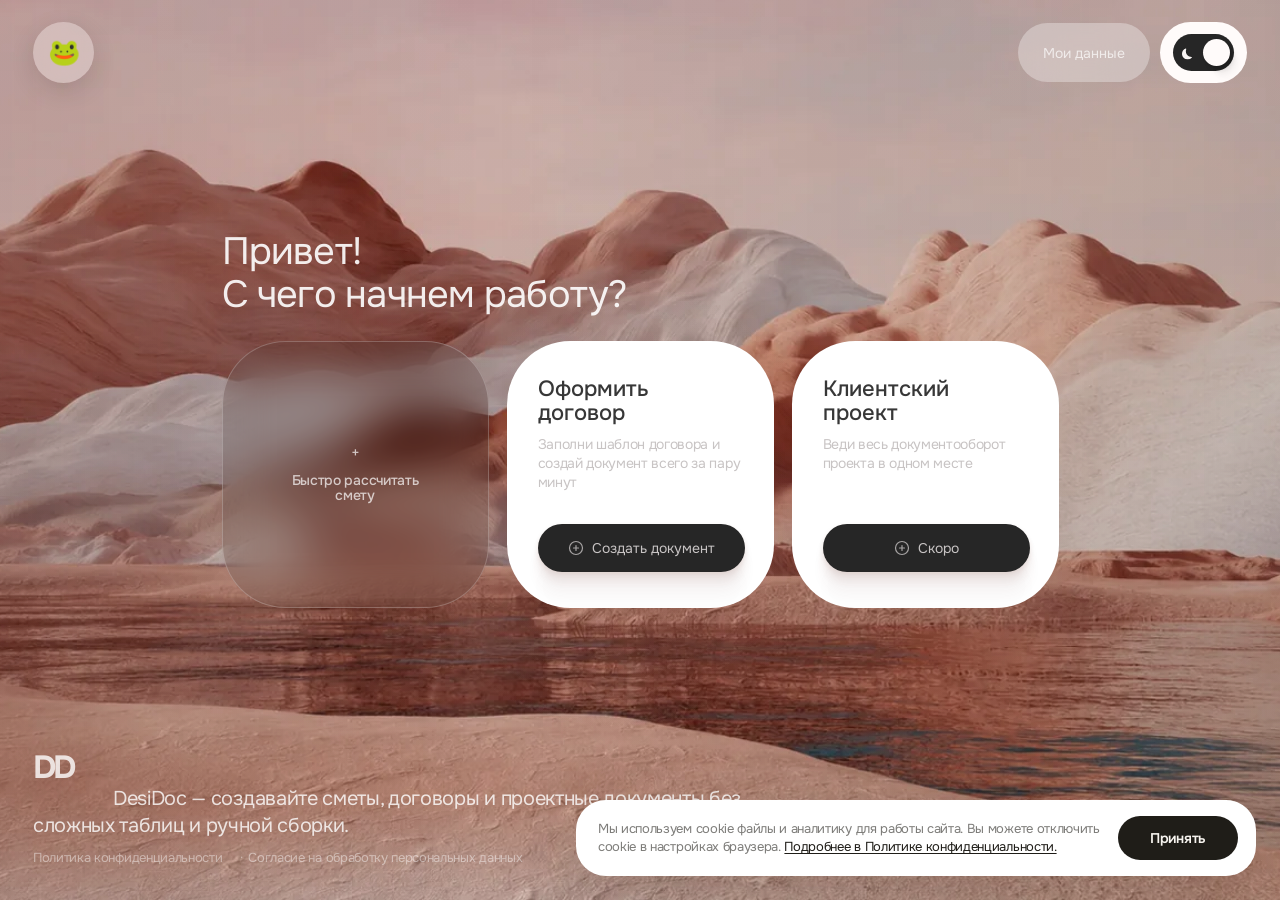
<file: index.html>
<!doctype html>
<html lang="ru">
<head>
  <meta charset="utf-8">
  <meta name="viewport" content="width=device-width, initial-scale=1, viewport-fit=cover">
  <title>DesiDoc — сервис для подготовки проектных документов</title>
  <meta name="description" content="Создавайте сметы, договоры и проектные документы без лишней рутины.">
  <link rel="icon" href="/favicon.ico" sizes="48x48">
  <link rel="icon" href="assets/favicon-32.png" type="image/png" sizes="32x32">
  <link rel="icon" href="assets/favicon-192.png" type="image/png" sizes="192x192">
  <link rel="apple-touch-icon" href="assets/apple-touch-icon.png">
  <link rel="preload" href="assets/deedoc-landscape.webp" as="image" type="image/webp" fetchpriority="high">
  <meta property="og:type" content="website">
  <meta property="og:url" content="https://desidoc.ru/">
  <meta property="og:site_name" content="DesiDoc">
  <meta property="og:title" content="DesiDoc — сервис для подготовки проектных документов">
  <meta property="og:description" content="Создавайте сметы, договоры и проектные документы без лишней рутины.">
  <meta property="og:locale" content="ru_RU">
  <meta name="twitter:card" content="summary">
  <meta name="twitter:title" content="DesiDoc — сервис для подготовки проектных документов">
  <meta name="twitter:description" content="Создавайте сметы, договоры и проектные документы без лишней рутины.">
  <link rel="stylesheet" href="css/designkit.css?v=173">
</head>
<body data-view="home">
  <div class="app" data-view="home">
    <aside class="rail" aria-label="Основная навигация">
      <a class="brand" href="#home" data-route="home" aria-label="DesiDoc home">DD</a>
      <nav class="rail__nav">
        <a href="#home" data-route="home" class="rail__link is-active">Главная</a>
        <a href="#calculator" data-route="calculator" class="rail__link">Смета</a>
        <a href="#contract" data-route="contract" class="rail__link is-muted">Документы</a>
      </nav>
      <button class="theme-toggle" type="button" data-action="toggle-theme" aria-label="Переключить тему">
        <span class="theme-toggle__dot"></span>
      </button>
    </aside>

    <main class="workspace">
      <header class="topbar">
        <a class="mobile-brand" href="#home" data-route="home">DesiDoc</a>
        <nav class="topbar__nav" aria-label="Навигация">
          <a href="#home" data-route="home" class="topbar__link is-active">Главная</a>
          <a href="#calculator" data-route="calculator" class="topbar__link">Смета</a>
          <a href="#contract" data-route="contract" class="topbar__link">Документы</a>
        </nav>
        <button class="topbar__theme" type="button" data-action="toggle-theme">Тема</button>
      </header>

      <!-- Global nav header — visible on all screens -->
      <header class="deedoc-home__top deedoc-home__top--global">
        <div class="deedoc-user">
          <button class="deedoc-user__avatar" type="button" data-route="home" aria-label="На главную" title="На главную">🐱</button>
          <nav class="deedoc-section-nav" aria-label="Разделы" hidden>
            <button class="deedoc-section-tab" type="button" data-route="calculator" aria-label="Смета">
              <svg class="tab-icon" width="16" height="16" viewBox="0 0 16 16" fill="none" aria-hidden="true">
                <rect x="2" y="2" width="5" height="4" rx="1" stroke="currentColor" stroke-width="1.3"/>
                <rect x="9" y="2" width="5" height="4" rx="1" stroke="currentColor" stroke-width="1.3"/>
                <rect x="2" y="10" width="5" height="4" rx="1" stroke="currentColor" stroke-width="1.3"/>
                <path d="M9 12h6M12 9v6" stroke="currentColor" stroke-width="1.3" stroke-linecap="round"/>
              </svg>
              <span class="tab-label">Смета</span>
            </button>
            <button class="deedoc-section-tab" type="button" data-route="contract" aria-label="Документы">
              <svg class="tab-icon" width="16" height="16" viewBox="0 0 16 16" fill="none" aria-hidden="true">
                <path d="M3 2.5A1.5 1.5 0 014.5 1h5L13 4.5V13a1.5 1.5 0 01-1.5 1.5h-7A1.5 1.5 0 013 13V2.5z" stroke="currentColor" stroke-width="1.3"/>
                <path d="M9 1v3.5H13" stroke="currentColor" stroke-width="1.3" stroke-linecap="round" stroke-linejoin="round"/>
                <path d="M5.5 8h5M5.5 10.5h3" stroke="currentColor" stroke-width="1.3" stroke-linecap="round"/>
              </svg>
              <span class="tab-label">Документы</span>
            </button>
          </nav>
        </div>
        <div class="deedoc-home__tools">
          <button class="deedoc-pill" type="button" data-action="open-profile"><span class="pill-clip"><span class="pill-reel" data-text="Мои данные">Мои данные</span></span></button>
          <button class="deedoc-toggle" type="button" data-action="toggle-theme" aria-label="Переключить тему">
            <svg class="deedoc-toggle__moon" aria-hidden="true" xmlns="http://www.w3.org/2000/svg" width="12" height="13" viewBox="44 44 12 13" fill="none">
              <path d="M47.6269 46.0322C48.0415 45.8719 48.379 46.3405 48.2231 46.7572C47.9912 47.3765 47.8644 48.0472 47.8644 48.7476C47.8644 51.881 50.4019 54.4211 53.5321 54.4211C53.8965 54.4211 54.1461 54.8226 53.9039 55.0952C52.8659 56.2637 51.3528 57 49.6678 57C46.5375 57 44 54.4599 44 51.3265C44 48.9133 45.5051 46.8523 47.6269 46.0322Z" fill="#F8F4F3"/>
            </svg>
            <span class="deedoc-toggle__knob"></span>
            <svg class="deedoc-toggle__sun" aria-hidden="true" xmlns="http://www.w3.org/2000/svg" width="17" height="17" viewBox="70.5 123 17 17" fill="none">
              <path d="M86.9963 130.681V130.678C86.9775 130.539 86.8853 130.423 86.7572 130.372C85.1307 129.716 84.6054 128.555 85.1777 126.884C85.2229 126.753 85.1947 126.607 85.1043 126.5L85.1024 126.496C85.0121 126.392 84.8728 126.342 84.7372 126.369C83.0184 126.705 81.9529 126.015 81.5406 124.297C81.5236 124.229 81.4916 124.168 81.4445 124.121C81.3994 124.071 81.341 124.035 81.2732 124.016C81.1415 123.976 80.9984 124.012 80.8986 124.109C79.6316 125.329 78.3665 125.329 77.1014 124.109C77.0016 124.012 76.8585 123.978 76.7268 124.016L76.7211 124.018C76.5893 124.058 76.4877 124.164 76.4557 124.301C76.0453 126.019 74.9797 126.711 73.2609 126.375C73.1253 126.348 72.986 126.396 72.8957 126.502L72.8938 126.506C72.8034 126.61 72.7752 126.757 72.8204 126.89C73.3946 128.558 72.8693 129.722 71.2428 130.377C71.1147 130.429 71.0225 130.546 71.0037 130.683V130.687C70.9848 130.826 71.0394 130.963 71.1486 131.048C72.5267 132.139 72.7055 133.405 71.6889 134.844C71.608 134.958 71.5948 135.106 71.6513 135.231L71.6532 135.235C71.7096 135.363 71.8301 135.448 71.9676 135.461C73.7108 135.627 74.5392 136.594 74.4545 138.358C74.4469 138.497 74.5147 138.63 74.6314 138.706L74.6352 138.708C74.7519 138.784 74.8988 138.789 75.0211 138.725C76.5762 137.913 77.7904 138.272 78.6658 139.804C78.7355 139.926 78.8616 140 79.0009 140H79.0047C79.1421 140 79.2701 139.926 79.3398 139.804C80.2133 138.272 81.4276 137.913 82.9845 138.723C83.1069 138.787 83.2537 138.78 83.3704 138.704L83.3742 138.702C83.4909 138.626 83.5568 138.495 83.5512 138.354C83.4665 136.588 84.2948 135.623 86.0381 135.456C86.1755 135.442 86.296 135.357 86.3525 135.23L86.3544 135.226C86.4108 135.098 86.3977 134.95 86.3167 134.838C85.3001 133.399 85.479 132.135 86.8551 131.042C86.9606 130.957 87.0152 130.82 86.9963 130.681ZM78.9991 136.839C76.2655 136.839 74.0516 134.602 74.0516 131.845C74.0516 129.085 76.2674 126.85 78.9991 126.85C81.7307 126.85 83.9465 129.087 83.9465 131.845C83.9484 134.602 81.7326 136.839 78.9991 136.839Z" fill="#FFFBFA"/>
            </svg>
          </button>
        </div>
      </header>

      <section class="view view--home" data-screen="home" aria-labelledby="home-title">
        <div class="deedoc-home">
          <div class="deedoc-home__bg" aria-hidden="true">
            <div class="deedoc-home__bg-layer" data-layer="sky"></div>
            <div class="deedoc-home__bg-layer" data-layer="mountains"></div>
            <div class="deedoc-home__bg-layer" data-layer="water"></div>
          </div>
          <!-- Spacer keeps grid-template-rows: auto 1fr auto intact after header moved globally -->
          <div class="deedoc-home__nav-spacer" aria-hidden="true"></div>
          <section class="deedoc-hero" aria-labelledby="home-title">
            <div class="deedoc-hero__inner">
            <h1 id="home-title" data-home-greeting>Привет!<br>С чего начнем работу?</h1>
            <div class="deedoc-actions" aria-label="Рабочие сценарии">
              <article class="deedoc-card deedoc-card--quick" data-route="calculator" tabindex="0" role="button" aria-label="Быстро рассчитать смету">
                <div class="deedoc-card__plus">+</div>
                <p>Быстро рассчитать<br>смету</p>
              </article>

              <article class="deedoc-card deedoc-card--paper" data-route="contract" tabindex="0" role="button" aria-label="Оформить договор">
                <div>
                  <h2>Оформить<br>договор</h2>
                  <p>Заполни шаблон договора и создай документ всего за пару минут</p>
                </div>
                <button class="deedoc-card__button" type="button" data-route="contract" data-icon="document">Создать документ</button>
              </article>

              <article class="deedoc-card deedoc-card--paper" data-action="show-soon" data-label="Клиентский проект" tabindex="0" role="button" aria-label="Добавить клиентский проект">
                <div>
                  <h2>Клиентский<br>проект</h2>
                  <p>Веди весь документооборот проекта в одном месте</p>
                </div>
                <button class="deedoc-card__button" type="button" data-action="show-soon" data-label="Клиентский проект" data-icon="project">Скоро</button>
              </article>
            </div>
            </div>
          </section>

          <footer class="deedoc-home__footer">
            <strong>DD</strong>
            <p>DesiDoc — создавайте сметы, договоры и проектные документы без сложных таблиц и ручной сборки.</p>
            <p class="deedoc-home__footer-legal">
              <a class="link-btn" href="policy.html">Политика конфиденциальности</a>
              <span>·</span>
              <a class="link-btn" href="personal-data-consent.html">Согласие на обработку персональных данных</a>
            </p>
          </footer>
        </div>
      </section>

      <section class="view view--calculator" data-screen="calculator" aria-labelledby="calculator-title">
        <div class="calculator-shell">
          <h1 class="visually-hidden" id="calculator-title">Смета</h1>
          <section class="mobile-calc-controls" aria-label="Параметры сметы">
            <div class="mobile-calc-controls__rail">
              <button class="mobile-calc-chip" type="button" data-action="open-mobile-calc-sheet" data-mobile-sheet="project">
                <div class="mobile-calc-chip__text">
                  <span>Проект</span>
                  <strong data-mobile-chip-value="project">Дизайн сайта</strong>
                </div>
                <svg class="mobile-calc-chip__chevron" width="10" height="6" viewBox="0 0 10 6" fill="none" aria-hidden="true"><path d="M1 1l4 4 4-4" stroke="currentColor" stroke-width="1.5" stroke-linecap="round" stroke-linejoin="round"/></svg>
              </button>
              <button class="mobile-calc-chip" type="button" data-action="open-mobile-calc-sheet" data-mobile-sheet="rate">
                <div class="mobile-calc-chip__text">
                  <span>Ставка</span>
                  <strong data-mobile-chip-value="rate">1 500 ₽/ч</strong>
                </div>
                <svg class="mobile-calc-chip__chevron" width="10" height="6" viewBox="0 0 10 6" fill="none" aria-hidden="true"><path d="M1 1l4 4 4-4" stroke="currentColor" stroke-width="1.5" stroke-linecap="round" stroke-linejoin="round"/></svg>
              </button>
              <button class="mobile-calc-chip" type="button" data-action="open-mobile-calc-sheet" data-mobile-sheet="tax">
                <div class="mobile-calc-chip__text">
                  <span>Налог</span>
                  <strong data-mobile-chip-value="tax">СЗ · 4%</strong>
                </div>
                <svg class="mobile-calc-chip__chevron" width="10" height="6" viewBox="0 0 10 6" fill="none" aria-hidden="true"><path d="M1 1l4 4 4-4" stroke="currentColor" stroke-width="1.5" stroke-linecap="round" stroke-linejoin="round"/></svg>
              </button>
            </div>
            <button class="mobile-calc-controls__cta" type="button" data-action="generate-estimate">Рассчитать стоимость</button>
          </section>

          <section class="mobile-calc-sheet" data-mobile-calc-sheet hidden aria-hidden="true">
            <button class="mobile-calc-sheet__backdrop" type="button" data-action="close-mobile-calc-sheet" aria-label="Закрыть"></button>
            <div class="mobile-calc-sheet__panel" role="dialog" aria-modal="true" aria-labelledby="mobile-calc-sheet-title">
              <button class="mobile-calc-sheet__handle" type="button" data-action="toggle-mobile-calc-sheet" data-mobile-sheet="project" aria-label="Свернуть панель параметров"></button>
              <div class="mobile-calc-sheet__header">
                <div>
                  <p class="mobile-calc-sheet__eyebrow">Параметр сметы</p>
                  <h2 class="mobile-calc-sheet__title" id="mobile-calc-sheet-title" data-mobile-sheet-title>Тип проекта</h2>
                </div>
                <button class="mobile-calc-sheet__close" type="button" data-action="close-mobile-calc-sheet" aria-label="Закрыть">×</button>
              </div>

              <div class="mobile-calc-sheet__body">
	                <section class="mobile-calc-sheet__section" data-mobile-sheet-panel="project">
	                  <div class="project-options mobile-calc-sheet__project-grid" role="radiogroup" aria-label="Тип проекта" data-project-options></div>
	                  <div class="brief-ai-card brief-ai-card--mobile" data-brief-ai-entry hidden>
	                    <button class="brief-ai-button" type="button" data-action="open-brief-ai">
	                      <span aria-hidden="true">✨</span>
	                      Собрать из брифа
	                    </button>
	                    <p>AI соберёт черновик сметы по брифу. Проверьте часы, стоимость и допрасходы перед отправкой клиенту!</p>
	                  </div>
	                </section>

                <section class="mobile-calc-sheet__section" data-mobile-sheet-panel="rate" hidden>
                  <div class="segmented" role="tablist" aria-label="Режим ставки">
                    <button class="segmented__item is-active" type="button" data-rate-mode="custom">Моя ставка</button>
                    <button class="segmented__item" type="button" data-rate-mode="income">От дохода</button>
                    <button class="segmented__item" type="button" data-rate-mode="market">По рынку</button>
                  </div>

                  <div class="rate-panel rate-panel--market is-hidden" data-rate-panel="market">
                    <div class="market-grade-grid" aria-label="Рыночная ставка">
	                      <button class="market-grade is-active" type="button" data-market-grade="junior">
	                        <span>Джун</span>
	                        <strong data-market-rate-label="junior">600 ₽</strong>
	                      </button>
	                      <button class="market-grade" type="button" data-market-grade="middle">
	                        <span>Мидл</span>
	                        <strong data-market-rate-label="middle">1 800 ₽</strong>
	                      </button>
	                      <button class="market-grade" type="button" data-market-grade="senior">
	                        <span>Синьор</span>
	                        <strong data-market-rate-label="senior">3 000 ₽</strong>
	                      </button>
                    </div>
                    <p class="market-rate-note">Ориентир по опросу <a href="https://t.me/creative_bones" target="_blank" rel="noopener noreferrer">@creative_bones</a> и открытым данным рынка. Это примерная ставка, а не официальный тариф: считайте с учётом опыта, проекта, клиента и финансовых целей.</p>
                  </div>

	                  <div class="rate-panel rate-panel--custom" data-rate-panel="custom">
	                    <div class="rate-control-row">
	                      <div class="rate-summary">
	                        <input class="rate-input" type="number" min="0" step="100" data-input="designerRate" value="1500" aria-label="Ставка дизайнера">
	                        <span data-currency-rate-label>₽/час</span>
	                      </div>
	                      <div class="currency-picker" data-currency-picker aria-label="Валюта сметы">
	                        <div class="currency-picker__chips">
	                          <button class="currency-chip is-active" type="button" data-currency="RUB" aria-pressed="true" aria-label="Рубли">₽</button>
	                          <button class="currency-chip" type="button" data-currency="USD" aria-pressed="false" aria-label="Доллары">$</button>
	                          <button class="currency-chip" type="button" data-currency="EUR" aria-pressed="false" aria-label="Евро">€</button>
	                          <button class="currency-chip" type="button" data-currency="KZT" aria-pressed="false" aria-label="Тенге">₸</button>
	                        </div>
	                      </div>
	                    </div>
	                  </div>

                  <div class="rate-panel rate-panel--income is-hidden" data-rate-panel="income" hidden>
                    <label class="field">
                      <span>Желаемый доход в месяц</span>
                      <input type="number" min="0" step="1000" data-input="monthlyIncome" value="240000">
                    </label>
                    <div class="field-row">
                      <label class="field">
                        <span>Рабочих дней в неделю</span>
                        <input type="number" min="1" max="7" data-input="workDays" value="5">
                      </label>
                      <label class="field">
                        <span>Часов в день</span>
                        <input type="number" min="1" max="12" data-input="billableHours" value="6">
                      </label>
                    </div>
	                    <div class="rate-control-row">
	                      <div class="rate-summary">
	                        <strong data-income-rate>0 ₽/час</strong>
	                      </div>
	                      <div class="currency-picker" data-currency-picker aria-label="Валюта сметы">
	                        <div class="currency-picker__chips">
	                          <button class="currency-chip is-active" type="button" data-currency="RUB" aria-pressed="true" aria-label="Рубли">₽</button>
	                          <button class="currency-chip" type="button" data-currency="USD" aria-pressed="false" aria-label="Доллары">$</button>
	                          <button class="currency-chip" type="button" data-currency="EUR" aria-pressed="false" aria-label="Евро">€</button>
	                          <button class="currency-chip" type="button" data-currency="KZT" aria-pressed="false" aria-label="Тенге">₸</button>
	                        </div>
	                      </div>
	                    </div>
	                  </div>
	                </section>

                <section class="mobile-calc-sheet__section" data-mobile-sheet-panel="tax" hidden>
                  <div class="tax-settings">
                    <div class="segmented segmented--tax" role="tablist" aria-label="Налоговый режим">
                      <button class="segmented__item is-active" type="button" data-tax-mode="selfEmployed">Самозанятый</button>
                      <button class="segmented__item" type="button" data-tax-mode="ipUsn">ИП 6%</button>
                      <button class="segmented__item" type="button" data-tax-mode="custom">Свой %</button>
                    </div>

                    <div class="segmented segmented--client" role="tablist" aria-label="Тип клиента">
                      <button class="segmented__item is-active" type="button" data-client-type="individual">Физлицо</button>
                      <button class="segmented__item" type="button" data-client-type="business">Юрлицо / ИП</button>
                    </div>

                    <div class="rate-summary tax-custom is-hidden" data-tax-custom>
                      <input class="rate-input" type="number" min="0" max="100" step="0.5" data-input="customTaxRate" value="6" aria-label="Свой процент налога">
                      <span>%</span>
                    </div>

                    <div class="tax-rate-line">Налог: <strong data-tax-rate-label>4%</strong></div>
                  </div>
                </section>
              </div>

              <button class="mobile-calc-sheet__apply" type="button" data-action="apply-mobile-calc-sheet">Применить</button>
            </div>
          </section>

          <!-- Hero -->


          <!-- Two-column builder -->
          <div class="builder-grid">

            <!-- LEFT: Setup card with CTA pinned to its bottom -->
            <section class="setup-card" aria-labelledby="setup-title">

              <!-- Step 01 -->
              <div class="cv-step-block">
                <div class="cv-step-label">
                  <span class="cv-step-num">1</span>
                  <span class="cv-step-title">Тип проекта</span>
	                </div>
	                <div class="project-options" role="radiogroup" aria-label="Тип проекта" data-project-options></div>
	                <div class="brief-ai-card" data-brief-ai-entry hidden>
	                  <button class="brief-ai-button" type="button" data-action="open-brief-ai">
	                    <span aria-hidden="true">✨</span>
	                    Собрать из брифа
	                  </button>
	                  <p>AI соберёт черновик сметы по брифу. Проверьте часы, стоимость и допрасходы перед отправкой клиенту!</p>
	                </div>
	              </div>

              <div class="cv-divider" aria-hidden="true"></div>

              <!-- Step 02 -->
              <div class="cv-step-block cv-step-block--rate">
                <div class="cv-step-label">
                  <span class="cv-step-num">2</span>
                  <span class="cv-step-title">Ставка</span>
                </div>

                <div class="segmented" role="tablist" aria-label="Режим ставки">
                  <button class="segmented__item is-active" type="button" data-rate-mode="custom">Моя ставка</button>
                  <button class="segmented__item" type="button" data-rate-mode="income">От дохода</button>
                  <button class="segmented__item" type="button" data-rate-mode="market">По рынку</button>
                </div>

                <div class="rate-panel rate-panel--market is-hidden" data-rate-panel="market">
                  <div class="market-grade-grid" aria-label="Рыночная ставка">
	                    <button class="market-grade is-active" type="button" data-market-grade="junior">
	                      <span>Джун</span>
	                      <strong data-market-rate-label="junior">600 ₽</strong>
	                    </button>
	                    <button class="market-grade" type="button" data-market-grade="middle">
	                      <span>Мидл</span>
	                      <strong data-market-rate-label="middle">1 800 ₽</strong>
	                    </button>
	                    <button class="market-grade" type="button" data-market-grade="senior">
	                      <span>Синьор</span>
	                      <strong data-market-rate-label="senior">3 000 ₽</strong>
	                    </button>
                  </div>
                  <p class="market-rate-note">Ориентир по опросу <a href="https://t.me/creative_bones" target="_blank" rel="noopener noreferrer">@creative_bones</a> и открытым данным рынка. Это примерная ставка, а не официальный тариф: считайте с учётом опыта, проекта, клиента и финансовых целей.</p>
                </div>

	                <div class="rate-panel rate-panel--custom" data-rate-panel="custom">
	                  <div class="rate-control-row">
	                    <div class="rate-summary">
	                      <input class="rate-input" type="number" min="0" step="100" data-input="designerRate" value="1500" aria-label="Ставка дизайнера">
	                      <span data-currency-rate-label>₽/час</span>
	                    </div>
	                    <div class="currency-picker" data-currency-picker aria-label="Валюта сметы">
	                      <div class="currency-picker__chips">
	                        <button class="currency-chip is-active" type="button" data-currency="RUB" aria-pressed="true" aria-label="Рубли">₽</button>
	                        <button class="currency-chip" type="button" data-currency="USD" aria-pressed="false" aria-label="Доллары">$</button>
	                        <button class="currency-chip" type="button" data-currency="EUR" aria-pressed="false" aria-label="Евро">€</button>
	                        <button class="currency-chip" type="button" data-currency="KZT" aria-pressed="false" aria-label="Тенге">₸</button>
	                      </div>
	                    </div>
	                  </div>
	                </div>

                <div class="rate-panel rate-panel--income is-hidden" data-rate-panel="income" hidden>
                  <label class="field">
                    <span>Желаемый доход в месяц</span>
                    <input type="number" min="0" step="1000" data-input="monthlyIncome" value="240000">
                  </label>
                  <div class="field-row">
                    <label class="field">
                      <span>Рабочих дней в неделю</span>
                      <input type="number" min="1" max="7" data-input="workDays" value="5">
                    </label>
                    <label class="field">
                      <span>Часов в день</span>
                      <input type="number" min="1" max="12" data-input="billableHours" value="6">
                    </label>
                  </div>
	                  <div class="rate-control-row">
	                    <div class="rate-summary">
	                      <strong data-income-rate>0 ₽/час</strong>
	                    </div>
	                    <div class="currency-picker" data-currency-picker aria-label="Валюта сметы">
	                      <div class="currency-picker__chips">
	                        <button class="currency-chip is-active" type="button" data-currency="RUB" aria-pressed="true" aria-label="Рубли">₽</button>
	                        <button class="currency-chip" type="button" data-currency="USD" aria-pressed="false" aria-label="Доллары">$</button>
	                        <button class="currency-chip" type="button" data-currency="EUR" aria-pressed="false" aria-label="Евро">€</button>
	                        <button class="currency-chip" type="button" data-currency="KZT" aria-pressed="false" aria-label="Тенге">₸</button>
	                      </div>
	                    </div>
	                  </div>
	                </div>
              </div>

              <div class="cv-divider" aria-hidden="true"></div>

              <!-- Step 03 -->
              <div class="cv-step-block cv-step-block--tax">
                <div class="cv-step-label">
                  <span class="cv-step-num">3</span>
                  <span class="cv-step-title">Налог</span>
                </div>

                <div class="tax-settings">
                  <div class="segmented segmented--tax" role="tablist" aria-label="Налоговый режим">
                    <button class="segmented__item is-active" type="button" data-tax-mode="selfEmployed">Самозанятый</button>
                    <button class="segmented__item" type="button" data-tax-mode="ipUsn">ИП 6%</button>
                    <button class="segmented__item" type="button" data-tax-mode="custom">Свой %</button>
                  </div>

                  <div class="segmented segmented--client" role="tablist" aria-label="Тип клиента">
                    <button class="segmented__item is-active" type="button" data-client-type="individual">Физлицо</button>
                    <button class="segmented__item" type="button" data-client-type="business">Юрлицо / ИП</button>
                  </div>

                  <div class="rate-summary tax-custom is-hidden" data-tax-custom>
                    <input class="rate-input" type="number" min="0" max="100" step="0.5" data-input="customTaxRate" value="6" aria-label="Свой процент налога">
                    <span>%</span>
                  </div>

                  <div class="tax-rate-line">Налог: <strong data-tax-rate-label>4%</strong></div>
                </div>
              </div>

              <!-- Primary CTA inside the card, pinned to the bottom -->
              <button class="cv-cta-btn" type="button" data-action="generate-estimate">Рассчитать стоимость</button>

            </section>

            <!-- RIGHT: Estimate card -->
            <section class="estimate-card" aria-live="polite">

              <!-- Empty state -->
              <div class="estimate-empty cv-estimate-empty" data-estimate-empty>
                <div class="cv-empty-icon" aria-hidden="true">₽</div>
                <div class="cv-empty-text">
                  <h2 id="setup-title">Стоимость появится здесь.</h2>
                  <p data-empty-hint>Выбери проект, ставку и налог</p>
                </div>
              </div>

              <!-- Result state -->
              <div class="estimate-result is-hidden" data-estimate-result>

                <!-- Summary header -->
                <div class="cv-result-header">
                  <div class="cv-result-meta">
                    <label class="estimate-inline-field" aria-label="Название сметы">
                      <span class="estimate-inline-caption">Введите название сметы</span>
                      <textarea class="estimate-inline-input estimate-inline-input--title" data-estimate-meta="estimateName" rows="1" placeholder="Название сметы" aria-label="Название сметы"></textarea>
                    </label>
                  </div>
                  <div class="cv-total-block">
                    <span class="cv-total-label">Итого · <span data-estimate-tax-label>налог 4%</span></span>
                    <strong class="cv-total-amount" data-estimate-total>0 ₽</strong>
                  </div>
                </div>

                <!-- Stage list -->
                <div class="estimate-group-toolbar">
                  <label class="field">Дата сметы <input type="date" data-estimate-date aria-label="Дата сметы"></label>
                  <div class="estimate-group-toolbar__actions">
                    <button class="button button--ghost" type="button" data-action="toggle-estimate-groups" aria-pressed="false" aria-expanded="false" aria-controls="estimate-group-choice">Разделить на блоки</button>
                    <button class="button button--ghost" type="button" data-action="add-estimate-group" hidden>+ Добавить блок</button>
                  </div>
                </div>
                <div class="estimate-group-choice" id="estimate-group-choice" data-estimate-group-choice hidden role="group" aria-labelledby="estimate-group-choice-title">
                  <div class="estimate-group-choice__header">
                    <strong id="estimate-group-choice-title">Как разделить смету?</strong>
                    <button class="icon-button" type="button" data-action="close-estimate-group-choice" aria-label="Закрыть выбор разбиения">×</button>
                  </div>
                  <div class="estimate-group-choice__options">
                    <button class="button button--ghost estimate-group-choice__option" type="button" data-action="auto-estimate-groups">
                      <strong>Разделить автоматически</strong>
                      <span>AI распределит текущие этапы по смыслу</span>
                    </button>
                    <button class="button button--ghost estimate-group-choice__option" type="button" data-action="manual-estimate-groups">
                      <strong>Добавить пустой блок ниже</strong>
                      <span>Текущие этапы останутся на месте</span>
                    </button>
                  </div>
                  <button class="button button--ghost" type="button" data-action="restore-estimate-groups" hidden>Вернуть созданные блоки</button>
                </div>
                <p class="estimate-group-status" data-estimate-group-status role="status" hidden></p>
                <div class="stage-list" data-stage-list></div>

                <!-- AI disclaimer — под этапами, только для AI-смет -->
                <p class="ai-stages-note" data-ai-stages-note hidden>Оценка примерная — измените часы под свою скорость работы, сложность проекта и договорённости с клиентом.</p>
                <p class="ai-stages-note" data-custom-stages-note hidden>Это стандартная заготовка. Отредактируйте этапы и часы под свой проект, лишнее можно удалить.</p>

                <!-- Add stage -->
                <button class="button button--ghost button--wide cv-add-stage-btn" type="button" data-action="add-stage">+ Добавить этап</button>

                <!-- Expenses -->
                <details class="expense-box" data-expense-box>
                  <summary>
                    <span class="expense-box__title" data-expense-box-title>+ Добавить дополнительные расходы</span>
                    <span class="expense-box__hint">Добавьте стоимость токенов нейросетей, если используете AI-инструменты в работе, лицензий на шрифты, фотостоков или печати.</span>
                  </summary>
                  <div class="expense-form">
                    <label class="field">
                      <span>Название расхода</span>
                      <input type="text" data-input="expenseTitle" placeholder="Например, шрифт или иллюстрация">
                    </label>
                    <label class="field">
                      <span>Сумма</span>
                      <input type="number" min="0" step="500" data-input="expenseAmount" placeholder="0">
                    </label>
                    <button class="button button--ghost" type="button" data-action="add-expense">Добавить</button>
                  </div>
                  <div class="expense-list" data-expense-list></div>
                </details>

	                <!-- Breakdown -->
	                <div class="estimate-breakdown" data-estimate-breakdown></div>
	                <div class="ai-estimate-insights" data-ai-estimate-insights hidden></div>

                <!-- Actions row — bottom -->
                <div class="estimate-actions cv-result-actions">
                  <button class="button button--dark" type="button" data-action="save-estimate">Сохранить смету</button>
                  <button class="button button--soft" type="button" data-action="reset-estimate">Сбросить</button>
                  <button class="button button--ghost" type="button" data-action="open-export-settings">Параметры PDF</button>
                  <button class="button button--dark" type="button" data-action="open-export">
                    <svg width="14" height="14" viewBox="0 0 14 14" fill="none" aria-hidden="true"><path d="M7 1v8M4 6l3 3 3-3M2 10v1a1 1 0 001 1h8a1 1 0 001-1v-1" stroke="currentColor" stroke-width="1.4" stroke-linecap="round" stroke-linejoin="round"/></svg>
                    Скачать PDF
                  </button>
                </div>

              </div>
              <section class="saved-estimates" aria-labelledby="saved-estimates-title">
                <div class="saved-estimates__header">
                  <h2 id="saved-estimates-title">Сохранённые сметы</h2>
                  <button class="button button--ghost saved-estimates__toggle" type="button" data-action="toggle-saved-estimates" aria-expanded="true" aria-controls="saved-estimates-content" hidden>Свернуть</button>
                </div>
                <div id="saved-estimates-content" data-saved-estimates-content>
                <p class="saved-estimates__hint" data-saved-estimates-hint hidden>Выберите две или больше смет для общего PDF.</p>
                <div data-saved-estimates></div>
                <div class="saved-estimates__footer" data-saved-estimates-footer hidden>
                  <button class="button button--ghost" type="button" data-action="merge-estimates-pdf">Объединить в PDF</button>
                  <span data-estimate-selection-count hidden></span>
                </div>
                </div>
                <p class="estimate-status" data-estimate-status role="status" aria-live="polite"></p>
              </section>
            </section>

          </div>
        </div>
      </section>

      <section class="view view--contract" data-screen="contract" aria-labelledby="contract-title">
        <div class="contract-workspace">
          <h1 class="visually-hidden" id="contract-title">Документы</h1>
          <header class="contract-header contract-hero"></header>

          <section class="mobile-contract-flow" data-mobile-contract-flow hidden>
            <div class="mobile-contract-card">
              <div class="mobile-contract-template-strip" data-contract-template-strip aria-label="Тип документа"></div>

              <div class="mobile-contract-card__head">
                <h2 class="mobile-contract-card__title" data-mobile-contract-title>Рамочный договор</h2>
                <div class="mobile-contract-progressline">
                  <div class="mobile-contract-progressline__track">
                    <span class="mobile-contract-progressline__fill" data-mobile-contract-progress-fill></span>
                  </div>
                  <strong class="mobile-contract-progressline__value" data-mobile-contract-progress-label>0 из 4</strong>
                </div>
              </div>

              <div class="mobile-contract-steps" data-mobile-contract-steps></div>

              <button class="mobile-contract-cta" type="button" data-action="show-mobile-contract-doc">Показать договор</button>
            </div>
          </section>

          <section class="mobile-contract-sheet" data-mobile-contract-sheet hidden aria-hidden="true">
            <button class="mobile-contract-sheet__backdrop" type="button" data-action="close-mobile-contract-sheet" aria-label="Закрыть"></button>
            <div class="mobile-contract-sheet__panel" role="dialog" aria-modal="true" aria-labelledby="mobile-contract-sheet-title">
              <button class="mobile-contract-sheet__handle" type="button" data-action="toggle-mobile-contract-sheet" aria-label="Свернуть панель параметров"></button>
              <div class="mobile-contract-sheet__header">
                <div>
                  <p class="mobile-contract-sheet__eyebrow">Шаг договора</p>
                  <h2 class="mobile-contract-sheet__title" id="mobile-contract-sheet-title" data-mobile-contract-sheet-title>Исполнитель</h2>
                </div>
                <button class="mobile-contract-sheet__close" type="button" data-action="close-mobile-contract-sheet" aria-label="Закрыть">×</button>
              </div>

              <div class="mobile-contract-sheet__body" data-mobile-contract-sheet-body></div>

              <button class="mobile-contract-sheet__apply" type="button" data-action="apply-mobile-contract-sheet">Применить</button>
            </div>
          </section>

          <div class="contract-layout">
            <aside class="contract-outline" aria-label="Структура договора">
              <div data-addendum-sidebar></div>

              <!-- Шаг 1: Запрос данных у клиента -->
              <details class="outline-group contract-helper-panel outline-group--collapsible" data-step="1">
                <summary class="outline-title outline-title--toggle"><span class="step-badge">1</span>Запроси данные у клиента</summary>
                <div class="outline-group-body">
                  <p class="contract-data-hint">Скопируйте и отправьте клиенту — он ответит одним сообщением, вы вставите ниже.</p>
                  <pre class="client-request-preview" data-client-request-text>Привет! Для подготовки договора пришлите, пожалуйста, одним сообщением:

ФИО / название компании:
ИНН:
Ответственное лицо:
Телефон / Telegram:
Юридический или почтовый адрес:

Для выставления счёта также нужны:
Расчётный счёт:
БИК банка:
Название банка:

Если вы самозанятый или физлицо — реквизиты счёта всё равно нужны для оплаты.</pre>
                  <button class="button button--ghost button--wide" type="button" data-action="copy-client-request">Скопировать запрос</button>
                  <textarea class="client-reply-textarea" data-client-reply-input rows="4" placeholder="Вставьте ответ клиента — разложу данные по полям автоматически."></textarea>
                  <label class="contract-control contract-control--checkbox client-reply-consent">
                    <input type="checkbox" data-client-pd-ack>
                    <span>Подтверждаю, что вправе использовать и вносить данные клиента в документ.</span>
                  </label>
                  <button class="button button--primary button--wide" type="button" data-action="parse-client-reply">Заполнить из ответа</button>
                  <p class="client-reply-status" data-client-reply-status>Принимаю свободный текст: ФИО, ИНН, телефон, email, Telegram, адрес.</p>
                </div>
              </details>

              <!-- Шаг 2: Данные -->
              <details class="outline-group contract-data-panel outline-group--collapsible" data-step="2" data-contract-fields-panel>
                <summary class="outline-title outline-title--toggle"><span class="step-badge">2</span>Заполни данные</summary>
                <div class="outline-group-body">
                  <p class="contract-data-hint">Ваши данные загружены из профиля. Проверьте и дополните данные клиента.</p>
                  <div class="contract-progress" data-contract-progress></div>
                  <div class="contract-required-summary" data-contract-required-summary></div>
                  <div class="contract-form" data-contract-fields></div>
                </div>
              </details>

              <!-- Шаг 3: Подпись -->
              <details class="outline-group contract-signature-panel outline-group--collapsible" data-step="3" data-signature-panel>
                <summary class="outline-title outline-title--toggle"><span class="step-badge">3</span>Добавь подпись</summary>
                <div class="outline-group-body">
                  <p class="contract-data-hint">Сфотографируйте подпись на белом листе — уберём фон и сделаем синей автоматически.</p>
                  <div class="signature-preview" data-signature-preview></div>
                  <input class="visually-hidden" type="file" accept="image/*" data-signature-file>
                  <div class="signature-actions">
                    <button class="button button--ghost button--wide" type="button" data-action="upload-signature">Загрузить подпись</button>
                    <button class="button button--ghost button--wide" type="button" data-action="delete-signature">Удалить</button>
                  </div>
                  <label class="contract-control contract-control--checkbox" style="margin-top:10px">
                    <input type="checkbox" data-signature-pdf-toggle>
                    <span>Включить подпись в PDF</span>
                  </label>
                  <p class="signature-legal-note">Подпись используется только как изображение в документах и не является электронной подписью.</p>
                </div>
              </details>

              <!-- Шаг 4: Плановый перерыв -->
              <details class="outline-group outline-group--utility outline-group--collapsible" data-step="4">
                <summary class="outline-title outline-title--toggle"><span class="step-badge">4</span>Запланируй отпуск</summary>
                <div class="outline-group-body">
                  <div class="optional-list" data-contract-options></div>
                </div>
              </details>

            </aside>

            <div class="contract-canvas-area">
              <button class="mobile-contract-back" type="button" data-action="hide-mobile-contract-doc" hidden>← Изменить данные</button>
              <!-- Doc type toggle — aligned to canvas left edge -->
              <div class="contract-top-bar">
                <div class="contract-template-strip" data-contract-template-strip aria-label="Тип договора"></div>
              </div>
              <article class="document-canvas" data-contract-canvas aria-label="Договор"></article>
              <div class="mobile-contract-actions" hidden>
                <nav class="document-section-nav document-section-nav--mobile-actions" data-contract-outline aria-label="Навигация по разделам договора"></nav>
                <button class="button button--dark" type="button" data-action="print-contract">Скачать PDF</button>
                <div class="mobile-contract-actions__secondary">
                  <button class="button button--ghost" type="button" data-action="hide-mobile-contract-doc">← Изменить данные</button>
                  <button class="button button--ghost" type="button" data-action="reset-contract-data">Сбросить</button>
                </div>
              </div>
            </div>
            <aside class="contract-side-rail" aria-label="Быстрая навигация по договору">
              <nav class="document-section-nav document-section-nav--floating" data-contract-outline aria-label="Навигация по разделам договора"></nav>
            </aside>
          </div>

          <footer class="document-toolbar">
            <span class="autosave-status" data-autosave-status>Сохранено</span>
            <div class="document-toolbar__actions">
              <label class="expl-toggle">
                <input type="checkbox" data-contract-explanation-toggle>
                <span class="expl-toggle__track"><span class="expl-toggle__thumb"></span></span>
                <span class="expl-toggle__label">Пояснения</span>
              </label>
              <button class="button button--ghost" type="button" data-action="create-addendum">Допсоглашение</button>
              <button class="button button--dark" type="button" data-action="print-contract">Скачать PDF</button>
            </div>
          </footer>
        </div>
      </section>
    </main>

    <aside class="sticky-summary is-hidden" data-sticky-summary aria-label="Итог сметы">
      <div class="sticky-summary__main">
        <div class="sticky-summary__total">
          <span>Итого по смете</span>
          <strong data-sticky-total>0 ₽</strong>
        </div>
        <label class="expl-toggle sticky-summary__toggle">
          <input type="checkbox" data-export-hours-toggle aria-label="Скрыть часы от клиента">
          <span class="expl-toggle__track"><span class="expl-toggle__thumb"></span></span>
          <span class="expl-toggle__label">Скрыть часы</span>
        </label>
      </div>
      <div class="sticky-summary__actions">
        <button class="button button--soft" type="button" data-action="open-export-settings">Параметры PDF</button>
        <button class="button button--dark" type="button" data-action="open-export">Скачать PDF</button>
      </div>
    </aside>

  </div>

  <dialog class="modal" data-export-modal>
    <form method="dialog" class="modal__panel">
      <button class="modal__close" value="cancel" aria-label="Закрыть">×</button>
      <p class="eyebrow">Экспорт</p>
      <h2>Данные для PDF</h2>
      <p class="modal__lead">Финальная сумма сметы. Смета актуальна 14 дней.</p>
      <p class="modal__hint">Данные для сметы сохраняются только в вашем браузере и не отправляются на сервер DesiDoc.</p>

      <label class="field">
        <span>Имя дизайнера</span>
        <input type="text" data-input="designerName" placeholder="Например, Анна Иванова">
      </label>
      <label class="field">
        <span>Название сметы</span>
        <input type="text" data-input="estimateName" placeholder="Быстрая смета на дизайн">
      </label>

      <div class="export-options">
        <p class="export-options__title">Опции документа</p>
        <button class="export-toggle" type="button" data-action="toggle-export-urgent" aria-pressed="false">
          <span>Срочность</span>
          <strong>+30%</strong>
        </button>
        <label class="export-toggle expl-toggle">
          <span>Убрать логотип DesiDoc</span>
          <input type="checkbox" data-export-branding-toggle>
          <span class="expl-toggle__track"><span class="expl-toggle__thumb"></span></span>
        </label>
      </div>

      <div class="legal-note">
        <strong>Рекомендация:</strong> покажите документы и условия своему юристу. Ответственность за использование сметы и приложенных условий остается на пользователе.
      </div>

      <div class="modal__actions">
        <button class="button button--ghost" value="cancel">Отмена</button>
        <button class="button button--dark" type="button" data-action="print-estimate">Скачать PDF</button>
      </div>
    </form>
  </dialog>

  <dialog class="modal" data-addendum-brief-modal>
    <form method="dialog" class="modal__panel modal__panel--small">
      <button class="modal__close" value="cancel" aria-label="Закрыть">×</button>
      <p class="eyebrow">Техническое задание</p>
      <h2>Собрать из брифа</h2>
      <p class="modal__lead">Вставьте бриф, сообщение клиента или заметки после созвона. DesiDoc заполнит предмет задания и требования к результату.</p>
      <label class="field brief-ai-field">
        <span>Бриф проекта</span>
        <textarea data-addendum-brief-input rows="8" placeholder="Например: нужно сделать логотип, палитру, шрифты и 5 носителей за 3 недели."></textarea>
      </label>
      <p class="client-reply-status" data-addendum-brief-status>Текст можно будет отредактировать вручную в ТЗ.</p>
      <div class="modal__actions">
        <button class="button button--ghost" value="cancel">Отмена</button>
        <button class="brief-ai-button" type="button" data-action="analyze-addendum-brief">✨ Собрать ТЗ</button>
      </div>
    </form>
  </dialog>

  <dialog class="modal" data-profile-modal>
    <form method="dialog" class="modal__panel">
      <button class="modal__close" value="cancel" aria-label="Закрыть">×</button>
      <h2>Мои данные</h2>
      <p class="modal__lead">Заполните один раз — данные автоматически подставятся в сметы и договоры.</p>

      <p class="modal__section-label">Для смет</p>
      <label class="field">
        <span>Имя дизайнера</span>
        <input type="text" data-profile="designerName" placeholder="Например, Наташа Иванова">
      </label>

      <p class="modal__section-label">Для договоров — исполнитель</p>
      <label class="field">
        <span>ФИО или название компании</span>
        <input type="text" data-profile="contractorName" placeholder="ИП Иванова Наталья Сергеевна">
      </label>
      <label class="field">
        <span>ИНН</span>
        <input type="text" data-profile="contractorInn" placeholder="771234567890">
      </label>
      <label class="field">
        <span>Реквизиты оплаты</span>
        <input type="text" data-profile="bank" placeholder="Тинькофф, карта 1234 или р/счёт">
      </label>
      <div class="field-row">
        <label class="field">
          <span>Город (для договора)</span>
          <input type="text" data-profile="city" placeholder="Москва">
        </label>
        <label class="field">
          <span>Доп. работа, ₽/час</span>
          <input type="number" data-profile="hourly" placeholder="2500" min="0" step="100">
        </label>
      </div>
      <label class="field">
        <span>Почтовый адрес <span class="field-optional">необязательно</span></span>
        <input type="text" data-profile="contractorAddress" placeholder="г. Москва, ул. Большая, д. 1, кв. 1">
      </label>
      <label class="field">
        <span>Контакты <span class="field-optional">необязательно</span></span>
        <input type="text" data-profile="contractorContact" placeholder="телефон, email, telegram">
      </label>

      <label class="modal__consent">
        <input type="checkbox" data-profile-consent>
        <span>Я принимаю <a class="link-btn" href="personal-data-consent.html">Согласие на обработку персональных данных</a></span>
      </label>

      <div class="modal__actions">
        <button class="button button--ghost" value="cancel">Отмена</button>
        <button class="button button--dark" type="button" data-action="save-profile">Сохранить</button>
      </div>
    </form>
  </dialog>

  <dialog class="modal" data-privacy-modal>
    <form method="dialog" class="modal__panel modal__panel--privacy">
      <button class="modal__close" value="cancel" aria-label="Закрыть">×</button>
      <h2>Политика конфиденциальности</h2>
      <div class="modal__privacy-body">
        <p><strong>Последнее обновление:</strong> июнь 2026 г.</p>

        <h3>1. Какие данные мы используем</h3>
        <p>В разделе «Мои данные» приложение сохраняет сведения, которые вы вводите самостоятельно: имя, ИНН, реквизиты, адрес, контактные данные и подпись. Эти сведения нужны для автозаполнения смет, договоров и дополнительных соглашений.</p>

        <h3>2. Где хранятся данные</h3>
        <p>Данные документов сохраняются <strong>в localStorage вашего браузера</strong> — на вашем устройстве. DesiDoc не получает содержимое смет, договоров и реквизитов, пока вы сами не отправите данные через внешнюю форму обратной связи.</p>

        <h3>3. Cookie, аналитика и опрос</h3>
        <p>После принятия cookie сайт подключает Яндекс Метрику для обезличенной аналитики работы интерфейса. После первого скачивания PDF DesiDoc может предложить пройти опрос в Яндекс Форме — переход и заполнение формы добровольные.</p>

        <h3>4. Удаление данных</h3>
        <p>Вы можете удалить локально сохранённые данные, очистив localStorage и cookie в настройках браузера. Cookie также можно отключить в настройках браузера.</p>

        <h3>5. Применимое законодательство</h3>
        <p>Сервис разработан с учётом требований Федерального закона № 152-ФЗ «О персональных данных». Подробная редакция доступна в <a href="policy.html">Политике конфиденциальности</a> и <a href="personal-data-consent.html">Согласии на обработку персональных данных</a>.</p>

        <h3>6. Контакты</h3>
        <p>По вопросам конфиденциальности: <a href="mailto:minina.nataliya@inbox.ru">minina.nataliya@inbox.ru</a></p>
      </div>
      <div class="modal__actions">
        <button class="button button--dark button--wide" value="cancel">Понятно</button>
      </div>
    </form>
  </dialog>

  <dialog class="modal" data-soon-modal>
    <form method="dialog" class="modal__panel modal__panel--small">
      <button class="modal__close" value="cancel" aria-label="Закрыть">×</button>
      <p class="eyebrow">Скоро появится</p>
      <h2 data-soon-title>Сценарий</h2>
      <p class="modal__lead" data-soon-description>Раздел находится в очереди MVP. Сейчас можно работать со сметой и договором.</p>
      <button class="button button--dark button--wide" value="cancel">Понятно</button>
    </form>
  </dialog>

  <dialog class="modal" data-brief-ai-modal>
    <form method="dialog" class="modal__panel">
      <button class="modal__close" value="cancel" aria-label="Закрыть">×</button>
      <p class="eyebrow">AI-смета</p>
      <h2>Собрать из брифа</h2>

      <label class="field brief-ai-field">
        <textarea data-brief-ai-input rows="8" placeholder="Вставьте сюда сообщение клиента, бриф, переписку или заметки после созвона."></textarea>
      </label>

      <p class="client-reply-status" data-brief-ai-status>Текст обработает AI для предварительной оценки. Не вводите персональные данные третьих лиц. Часы и стоимость проверьте под свою скорость и договорённости с клиентом.</p>

      <div class="modal__actions">
        <button class="button button--ghost" type="button" data-action="reset-brief-ai">Сбросить</button>
        <button class="button button--ghost" value="cancel">Отмена</button>
        <button class="brief-ai-button" type="button" data-action="analyze-brief">✨ Рассчитать</button>
      </div>
    </form>
  </dialog>

  <dialog class="modal" data-feedback-modal>
    <form method="dialog" class="modal__panel modal__panel--small">
      <button class="modal__close" value="cancel" aria-label="Закрыть">×</button>
      <h2>Спасибо, что попробовали DesiDoc 💛</h2>
      <p class="modal__lead">Буду очень благодарна за честный отзыв.</p>
      <p class="modal__lead">Это поможет решить, какие функции делать следующими.</p>
      <div class="modal__actions">
        <button class="button button--ghost" type="button" data-action="snooze-feedback-survey">Не сейчас</button>
        <button class="button button--dark" type="button" data-action="start-feedback-survey">Пройти опрос</button>
      </div>
    </form>
  </dialog>

  <section class="print-sheet" data-print-sheet aria-hidden="true"></section>

  <div class="cookie-banner" data-cookie-banner hidden role="region" aria-label="Уведомление о cookies">
    <p>Мы используем cookie файлы и аналитику для работы сайта. Вы можете отключить cookie в настройках браузера. <a href="policy.html">Подробнее в Политике конфиденциальности.</a></p>
    <button class="button button--dark cookie-banner__button" type="button" data-action="accept-cookies">Принять</button>
  </div>

  <script src="assets/vendor/html2canvas.min.js"></script>
  <script src="assets/vendor/jspdf.umd.min.js"></script>
  <script src="assets/vendor/html-to-image.js"></script>
  <script src="js/ai-config.js?v=1"></script>
  <script src="js/designkit.js?v=107"></script>
</body>
</html>
</file>
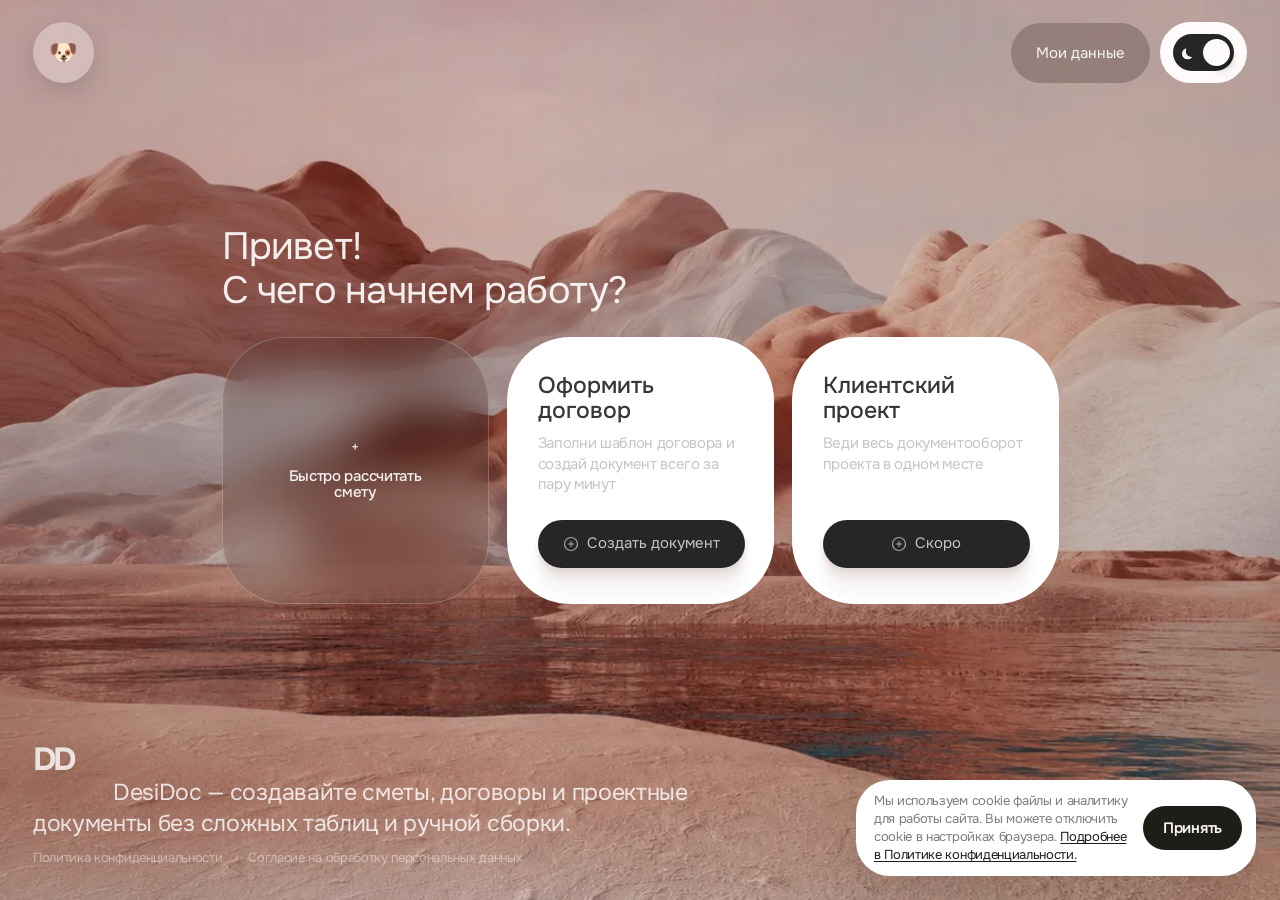
<file: experiments/design-refresh/index.html>
<!doctype html>
<html lang="ru">
<head>
  <meta charset="utf-8">
  <meta name="viewport" content="width=device-width, initial-scale=1, viewport-fit=cover">
  <title>DesiDoc — сервис для подготовки проектных документов</title>
  <meta name="description" content="Создавайте сметы, договоры и проектные документы без лишней рутины.">
  <link rel="icon" href="/favicon.ico" sizes="48x48">
  <link rel="icon" href="../../assets/favicon-32.png" type="image/png" sizes="32x32">
  <link rel="icon" href="../../assets/favicon-192.png" type="image/png" sizes="192x192">
  <link rel="apple-touch-icon" href="../../assets/apple-touch-icon.png">
  <link rel="preload" href="../../assets/deedoc-landscape.webp" as="image" type="image/webp" fetchpriority="high">
  <meta property="og:type" content="website">
  <meta property="og:url" content="https://desidoc.ru/">
  <meta property="og:site_name" content="DesiDoc">
  <meta property="og:title" content="DesiDoc — сервис для подготовки проектных документов">
  <meta property="og:description" content="Создавайте сметы, договоры и проектные документы без лишней рутины.">
  <meta property="og:locale" content="ru_RU">
  <meta name="twitter:card" content="summary">
  <meta name="twitter:title" content="DesiDoc — сервис для подготовки проектных документов">
  <meta name="twitter:description" content="Создавайте сметы, договоры и проектные документы без лишней рутины.">
  <link rel="stylesheet" href="css/designkit.css?v=design-3">
</head>
<body data-view="home">
  <div class="app" data-view="home">
    <aside class="rail" aria-label="Основная навигация">
      <a class="brand" href="#home" data-route="home" aria-label="DesiDoc home">DD</a>
      <nav class="rail__nav">
        <a href="#home" data-route="home" class="rail__link is-active">Главная</a>
        <a href="#calculator" data-route="calculator" class="rail__link">Смета</a>
        <a href="#contract" data-route="contract" class="rail__link is-muted">Документы</a>
      </nav>
      <button class="theme-toggle" type="button" data-action="toggle-theme" aria-label="Переключить тему">
        <span class="theme-toggle__dot"></span>
      </button>
    </aside>

    <main class="workspace">
      <header class="topbar">
        <a class="mobile-brand" href="#home" data-route="home">DesiDoc</a>
        <nav class="topbar__nav" aria-label="Навигация">
          <a href="#home" data-route="home" class="topbar__link is-active">Главная</a>
          <a href="#calculator" data-route="calculator" class="topbar__link">Смета</a>
          <a href="#contract" data-route="contract" class="topbar__link">Документы</a>
        </nav>
        <button class="topbar__theme" type="button" data-action="toggle-theme">Тема</button>
      </header>

      <!-- Global nav header — visible on all screens -->
      <header class="deedoc-home__top deedoc-home__top--global">
        <div class="deedoc-user">
          <button class="deedoc-user__avatar" type="button" data-route="home" aria-label="На главную" title="На главную">🐱</button>
          <nav class="deedoc-section-nav" aria-label="Разделы" hidden>
            <button class="deedoc-section-tab" type="button" data-route="calculator" aria-label="Смета">
              <svg class="tab-icon" width="16" height="16" viewBox="0 0 16 16" fill="none" aria-hidden="true">
                <rect x="2" y="2" width="5" height="4" rx="1" stroke="currentColor" stroke-width="1.3"/>
                <rect x="9" y="2" width="5" height="4" rx="1" stroke="currentColor" stroke-width="1.3"/>
                <rect x="2" y="10" width="5" height="4" rx="1" stroke="currentColor" stroke-width="1.3"/>
                <path d="M9 12h6M12 9v6" stroke="currentColor" stroke-width="1.3" stroke-linecap="round"/>
              </svg>
              <span class="tab-label">Смета</span>
            </button>
            <button class="deedoc-section-tab" type="button" data-route="contract" aria-label="Документы">
              <svg class="tab-icon" width="16" height="16" viewBox="0 0 16 16" fill="none" aria-hidden="true">
                <path d="M3 2.5A1.5 1.5 0 014.5 1h5L13 4.5V13a1.5 1.5 0 01-1.5 1.5h-7A1.5 1.5 0 013 13V2.5z" stroke="currentColor" stroke-width="1.3"/>
                <path d="M9 1v3.5H13" stroke="currentColor" stroke-width="1.3" stroke-linecap="round" stroke-linejoin="round"/>
                <path d="M5.5 8h5M5.5 10.5h3" stroke="currentColor" stroke-width="1.3" stroke-linecap="round"/>
              </svg>
              <span class="tab-label">Документы</span>
            </button>
          </nav>
        </div>
        <div class="deedoc-home__tools">
          <button class="deedoc-pill" type="button" data-action="open-profile"><span class="pill-clip"><span class="pill-reel" data-text="Мои данные">Мои данные</span></span></button>
          <button class="deedoc-toggle" type="button" data-action="toggle-theme" aria-label="Переключить тему">
            <svg class="deedoc-toggle__moon" aria-hidden="true" xmlns="http://www.w3.org/2000/svg" width="12" height="13" viewBox="44 44 12 13" fill="none">
              <path d="M47.6269 46.0322C48.0415 45.8719 48.379 46.3405 48.2231 46.7572C47.9912 47.3765 47.8644 48.0472 47.8644 48.7476C47.8644 51.881 50.4019 54.4211 53.5321 54.4211C53.8965 54.4211 54.1461 54.8226 53.9039 55.0952C52.8659 56.2637 51.3528 57 49.6678 57C46.5375 57 44 54.4599 44 51.3265C44 48.9133 45.5051 46.8523 47.6269 46.0322Z" fill="#F8F4F3"/>
            </svg>
            <span class="deedoc-toggle__knob"></span>
            <svg class="deedoc-toggle__sun" aria-hidden="true" xmlns="http://www.w3.org/2000/svg" width="17" height="17" viewBox="70.5 123 17 17" fill="none">
              <path d="M86.9963 130.681V130.678C86.9775 130.539 86.8853 130.423 86.7572 130.372C85.1307 129.716 84.6054 128.555 85.1777 126.884C85.2229 126.753 85.1947 126.607 85.1043 126.5L85.1024 126.496C85.0121 126.392 84.8728 126.342 84.7372 126.369C83.0184 126.705 81.9529 126.015 81.5406 124.297C81.5236 124.229 81.4916 124.168 81.4445 124.121C81.3994 124.071 81.341 124.035 81.2732 124.016C81.1415 123.976 80.9984 124.012 80.8986 124.109C79.6316 125.329 78.3665 125.329 77.1014 124.109C77.0016 124.012 76.8585 123.978 76.7268 124.016L76.7211 124.018C76.5893 124.058 76.4877 124.164 76.4557 124.301C76.0453 126.019 74.9797 126.711 73.2609 126.375C73.1253 126.348 72.986 126.396 72.8957 126.502L72.8938 126.506C72.8034 126.61 72.7752 126.757 72.8204 126.89C73.3946 128.558 72.8693 129.722 71.2428 130.377C71.1147 130.429 71.0225 130.546 71.0037 130.683V130.687C70.9848 130.826 71.0394 130.963 71.1486 131.048C72.5267 132.139 72.7055 133.405 71.6889 134.844C71.608 134.958 71.5948 135.106 71.6513 135.231L71.6532 135.235C71.7096 135.363 71.8301 135.448 71.9676 135.461C73.7108 135.627 74.5392 136.594 74.4545 138.358C74.4469 138.497 74.5147 138.63 74.6314 138.706L74.6352 138.708C74.7519 138.784 74.8988 138.789 75.0211 138.725C76.5762 137.913 77.7904 138.272 78.6658 139.804C78.7355 139.926 78.8616 140 79.0009 140H79.0047C79.1421 140 79.2701 139.926 79.3398 139.804C80.2133 138.272 81.4276 137.913 82.9845 138.723C83.1069 138.787 83.2537 138.78 83.3704 138.704L83.3742 138.702C83.4909 138.626 83.5568 138.495 83.5512 138.354C83.4665 136.588 84.2948 135.623 86.0381 135.456C86.1755 135.442 86.296 135.357 86.3525 135.23L86.3544 135.226C86.4108 135.098 86.3977 134.95 86.3167 134.838C85.3001 133.399 85.479 132.135 86.8551 131.042C86.9606 130.957 87.0152 130.82 86.9963 130.681ZM78.9991 136.839C76.2655 136.839 74.0516 134.602 74.0516 131.845C74.0516 129.085 76.2674 126.85 78.9991 126.85C81.7307 126.85 83.9465 129.087 83.9465 131.845C83.9484 134.602 81.7326 136.839 78.9991 136.839Z" fill="#FFFBFA"/>
            </svg>
          </button>
        </div>
      </header>

      <section class="view view--home" data-screen="home" aria-labelledby="home-title">
        <div class="deedoc-home">
          <div class="deedoc-home__bg" aria-hidden="true">
            <div class="deedoc-home__bg-layer" data-layer="sky"></div>
            <div class="deedoc-home__bg-layer" data-layer="mountains"></div>
            <div class="deedoc-home__bg-layer" data-layer="water"></div>
          </div>
          <!-- Spacer keeps grid-template-rows: auto 1fr auto intact after header moved globally -->
          <div class="deedoc-home__nav-spacer" aria-hidden="true"></div>
          <section class="deedoc-hero" aria-labelledby="home-title">
            <div class="deedoc-hero__inner">
            <h1 id="home-title" data-home-greeting>Привет!<br>С чего начнем работу?</h1>
            <div class="deedoc-actions" aria-label="Рабочие сценарии">
              <article class="deedoc-card deedoc-card--quick" data-route="calculator" tabindex="0" role="button" aria-label="Быстро рассчитать смету">
                <div class="deedoc-card__plus">+</div>
                <p>Быстро рассчитать<br>смету</p>
              </article>

              <article class="deedoc-card deedoc-card--paper" data-route="contract" tabindex="0" role="button" aria-label="Оформить договор">
                <div>
                  <h2>Оформить<br>договор</h2>
                  <p>Заполни шаблон договора и создай документ всего за пару минут</p>
                </div>
                <button class="deedoc-card__button" type="button" data-route="contract" data-icon="document">Создать документ</button>
              </article>

              <article class="deedoc-card deedoc-card--paper" data-action="show-soon" data-label="Клиентский проект" tabindex="0" role="button" aria-label="Добавить клиентский проект">
                <div>
                  <h2>Клиентский<br>проект</h2>
                  <p>Веди весь документооборот проекта в одном месте</p>
                </div>
                <button class="deedoc-card__button" type="button" data-action="show-soon" data-label="Клиентский проект" data-icon="project">Скоро</button>
              </article>
            </div>
            </div>
          </section>

          <footer class="deedoc-home__footer">
            <strong>DD</strong>
            <p>DesiDoc — создавайте сметы, договоры и проектные документы без сложных таблиц и ручной сборки.</p>
            <p class="deedoc-home__footer-legal">
              <a class="link-btn" href="policy.html">Политика конфиденциальности</a>
              <span>·</span>
              <a class="link-btn" href="personal-data-consent.html">Согласие на обработку персональных данных</a>
            </p>
          </footer>
        </div>
      </section>

      <section class="view view--calculator" data-screen="calculator" aria-labelledby="calculator-title">
        <div class="calculator-shell">
          <h1 class="visually-hidden" id="calculator-title">Смета</h1>
          <section class="mobile-calc-controls" aria-label="Параметры сметы">
            <div class="mobile-calc-controls__rail">
              <button class="mobile-calc-chip" type="button" data-action="open-mobile-calc-sheet" data-mobile-sheet="project">
                <div class="mobile-calc-chip__text">
                  <span>Проект</span>
                  <strong data-mobile-chip-value="project">Дизайн сайта</strong>
                </div>
                <svg class="mobile-calc-chip__chevron" width="10" height="6" viewBox="0 0 10 6" fill="none" aria-hidden="true"><path d="M1 1l4 4 4-4" stroke="currentColor" stroke-width="1.5" stroke-linecap="round" stroke-linejoin="round"/></svg>
              </button>
              <button class="mobile-calc-chip" type="button" data-action="open-mobile-calc-sheet" data-mobile-sheet="rate">
                <div class="mobile-calc-chip__text">
                  <span>Ставка</span>
                  <strong data-mobile-chip-value="rate">1 500 ₽/ч</strong>
                </div>
                <svg class="mobile-calc-chip__chevron" width="10" height="6" viewBox="0 0 10 6" fill="none" aria-hidden="true"><path d="M1 1l4 4 4-4" stroke="currentColor" stroke-width="1.5" stroke-linecap="round" stroke-linejoin="round"/></svg>
              </button>
              <button class="mobile-calc-chip" type="button" data-action="open-mobile-calc-sheet" data-mobile-sheet="tax">
                <div class="mobile-calc-chip__text">
                  <span>Налог</span>
                  <strong data-mobile-chip-value="tax">СЗ · 4%</strong>
                </div>
                <svg class="mobile-calc-chip__chevron" width="10" height="6" viewBox="0 0 10 6" fill="none" aria-hidden="true"><path d="M1 1l4 4 4-4" stroke="currentColor" stroke-width="1.5" stroke-linecap="round" stroke-linejoin="round"/></svg>
              </button>
            </div>
            <button class="mobile-calc-controls__cta" type="button" data-action="generate-estimate">Рассчитать стоимость</button>
          </section>

          <section class="mobile-calc-sheet" data-mobile-calc-sheet hidden aria-hidden="true">
            <button class="mobile-calc-sheet__backdrop" type="button" data-action="close-mobile-calc-sheet" aria-label="Закрыть"></button>
            <div class="mobile-calc-sheet__panel" role="dialog" aria-modal="true" aria-labelledby="mobile-calc-sheet-title">
              <button class="mobile-calc-sheet__handle" type="button" data-action="toggle-mobile-calc-sheet" data-mobile-sheet="project" aria-label="Свернуть панель параметров"></button>
              <div class="mobile-calc-sheet__header">
                <div>
                  <p class="mobile-calc-sheet__eyebrow">Параметр сметы</p>
                  <h2 class="mobile-calc-sheet__title" id="mobile-calc-sheet-title" data-mobile-sheet-title>Тип проекта</h2>
                </div>
                <button class="mobile-calc-sheet__close" type="button" data-action="close-mobile-calc-sheet" aria-label="Закрыть">×</button>
              </div>

              <div class="mobile-calc-sheet__body">
	                <section class="mobile-calc-sheet__section" data-mobile-sheet-panel="project">
	                  <div class="project-options mobile-calc-sheet__project-grid" role="radiogroup" aria-label="Тип проекта" data-project-options></div>
	                  <div class="brief-ai-card brief-ai-card--mobile" data-brief-ai-entry hidden>
	                    <button class="brief-ai-button" type="button" data-action="open-brief-ai">
	                      <span aria-hidden="true">✨</span>
	                      Собрать из брифа
	                    </button>
	                    <p>AI соберёт черновик сметы по брифу. Проверьте часы, стоимость и допрасходы перед отправкой клиенту!</p>
	                  </div>
	                </section>

                <section class="mobile-calc-sheet__section" data-mobile-sheet-panel="rate" hidden>
                  <div class="segmented" role="tablist" aria-label="Режим ставки">
                    <button class="segmented__item is-active" type="button" data-rate-mode="custom">Моя ставка</button>
                    <button class="segmented__item" type="button" data-rate-mode="income">От дохода</button>
                    <button class="segmented__item" type="button" data-rate-mode="market">По рынку</button>
                  </div>

                  <div class="rate-panel rate-panel--market is-hidden" data-rate-panel="market">
                    <div class="market-grade-grid" aria-label="Рыночная ставка">
	                      <button class="market-grade is-active" type="button" data-market-grade="junior">
	                        <span>Джун</span>
	                        <strong data-market-rate-label="junior">600 ₽</strong>
	                      </button>
	                      <button class="market-grade" type="button" data-market-grade="middle">
	                        <span>Мидл</span>
	                        <strong data-market-rate-label="middle">1 800 ₽</strong>
	                      </button>
	                      <button class="market-grade" type="button" data-market-grade="senior">
	                        <span>Синьор</span>
	                        <strong data-market-rate-label="senior">3 000 ₽</strong>
	                      </button>
                    </div>
                    <p class="market-rate-note">Ориентир по опросу <a href="https://t.me/creative_bones" target="_blank" rel="noopener noreferrer">@creative_bones</a> и открытым данным рынка. Это примерная ставка, а не официальный тариф: считайте с учётом опыта, проекта, клиента и финансовых целей.</p>
                  </div>

	                  <div class="rate-panel rate-panel--custom" data-rate-panel="custom">
	                    <div class="rate-control-row">
	                      <div class="rate-summary">
	                        <input class="rate-input" type="number" min="0" step="100" data-input="designerRate" value="1500" aria-label="Ставка дизайнера">
	                        <span data-currency-rate-label>₽/час</span>
	                      </div>
	                      <div class="currency-picker" data-currency-picker aria-label="Валюта сметы">
	                        <div class="currency-picker__chips">
	                          <button class="currency-chip is-active" type="button" data-currency="RUB" aria-pressed="true" aria-label="Рубли">₽</button>
	                          <button class="currency-chip" type="button" data-currency="USD" aria-pressed="false" aria-label="Доллары">$</button>
	                          <button class="currency-chip" type="button" data-currency="EUR" aria-pressed="false" aria-label="Евро">€</button>
	                          <button class="currency-chip" type="button" data-currency="KZT" aria-pressed="false" aria-label="Тенге">₸</button>
	                        </div>
	                      </div>
	                    </div>
	                  </div>

                  <div class="rate-panel rate-panel--income is-hidden" data-rate-panel="income" hidden>
                    <label class="field">
                      <span>Желаемый доход в месяц</span>
                      <input type="number" min="0" step="1000" data-input="monthlyIncome" value="240000">
                    </label>
                    <div class="field-row">
                      <label class="field">
                        <span>Рабочих дней в неделю</span>
                        <input type="number" min="1" max="7" data-input="workDays" value="5">
                      </label>
                      <label class="field">
                        <span>Часов в день</span>
                        <input type="number" min="1" max="12" data-input="billableHours" value="6">
                      </label>
                    </div>
	                    <div class="rate-control-row">
	                      <div class="rate-summary">
	                        <strong data-income-rate>0 ₽/час</strong>
	                      </div>
	                      <div class="currency-picker" data-currency-picker aria-label="Валюта сметы">
	                        <div class="currency-picker__chips">
	                          <button class="currency-chip is-active" type="button" data-currency="RUB" aria-pressed="true" aria-label="Рубли">₽</button>
	                          <button class="currency-chip" type="button" data-currency="USD" aria-pressed="false" aria-label="Доллары">$</button>
	                          <button class="currency-chip" type="button" data-currency="EUR" aria-pressed="false" aria-label="Евро">€</button>
	                          <button class="currency-chip" type="button" data-currency="KZT" aria-pressed="false" aria-label="Тенге">₸</button>
	                        </div>
	                      </div>
	                    </div>
	                  </div>
	                </section>

                <section class="mobile-calc-sheet__section" data-mobile-sheet-panel="tax" hidden>
                  <div class="tax-settings">
                    <div class="segmented segmented--tax" role="tablist" aria-label="Налоговый режим">
                      <button class="segmented__item is-active" type="button" data-tax-mode="selfEmployed">Самозанятый</button>
                      <button class="segmented__item" type="button" data-tax-mode="ipUsn">ИП 6%</button>
                      <button class="segmented__item" type="button" data-tax-mode="custom">Свой %</button>
                    </div>

                    <div class="segmented segmented--client" role="tablist" aria-label="Тип клиента">
                      <button class="segmented__item is-active" type="button" data-client-type="individual">Физлицо</button>
                      <button class="segmented__item" type="button" data-client-type="business">Юрлицо / ИП</button>
                    </div>

                    <div class="rate-summary tax-custom is-hidden" data-tax-custom>
                      <input class="rate-input" type="number" min="0" max="100" step="0.5" data-input="customTaxRate" value="6" aria-label="Свой процент налога">
                      <span>%</span>
                    </div>

                    <div class="tax-rate-line">Налог: <strong data-tax-rate-label>4%</strong></div>
                  </div>
                </section>
              </div>

              <button class="mobile-calc-sheet__apply" type="button" data-action="apply-mobile-calc-sheet">Применить</button>
            </div>
          </section>

          <!-- Hero -->


          <!-- Two-column builder -->
          <div class="builder-grid">

            <!-- LEFT: Setup card with CTA pinned to its bottom -->
            <section class="setup-card" aria-labelledby="setup-title">

              <!-- Step 01 -->
              <div class="cv-step-block">
                <div class="cv-step-label">
                  <span class="cv-step-num">1</span>
                  <span class="cv-step-title">Тип проекта</span>
	                </div>
	                <div class="project-options" role="radiogroup" aria-label="Тип проекта" data-project-options></div>
	                <div class="brief-ai-card" data-brief-ai-entry hidden>
	                  <button class="brief-ai-button" type="button" data-action="open-brief-ai">
	                    <span aria-hidden="true">✨</span>
	                    Собрать из брифа
	                  </button>
	                  <p>AI соберёт черновик сметы по брифу. Проверьте часы, стоимость и допрасходы перед отправкой клиенту!</p>
	                </div>
	              </div>

              <div class="cv-divider" aria-hidden="true"></div>

              <!-- Step 02 -->
              <div class="cv-step-block cv-step-block--rate">
                <div class="cv-step-label">
                  <span class="cv-step-num">2</span>
                  <span class="cv-step-title">Ставка</span>
                </div>

                <div class="segmented" role="tablist" aria-label="Режим ставки">
                  <button class="segmented__item is-active" type="button" data-rate-mode="custom">Моя ставка</button>
                  <button class="segmented__item" type="button" data-rate-mode="income">От дохода</button>
                  <button class="segmented__item" type="button" data-rate-mode="market">По рынку</button>
                </div>

                <div class="rate-panel rate-panel--market is-hidden" data-rate-panel="market">
                  <div class="market-grade-grid" aria-label="Рыночная ставка">
	                    <button class="market-grade is-active" type="button" data-market-grade="junior">
	                      <span>Джун</span>
	                      <strong data-market-rate-label="junior">600 ₽</strong>
	                    </button>
	                    <button class="market-grade" type="button" data-market-grade="middle">
	                      <span>Мидл</span>
	                      <strong data-market-rate-label="middle">1 800 ₽</strong>
	                    </button>
	                    <button class="market-grade" type="button" data-market-grade="senior">
	                      <span>Синьор</span>
	                      <strong data-market-rate-label="senior">3 000 ₽</strong>
	                    </button>
                  </div>
                  <p class="market-rate-note">Ориентир по опросу <a href="https://t.me/creative_bones" target="_blank" rel="noopener noreferrer">@creative_bones</a> и открытым данным рынка. Это примерная ставка, а не официальный тариф: считайте с учётом опыта, проекта, клиента и финансовых целей.</p>
                </div>

	                <div class="rate-panel rate-panel--custom" data-rate-panel="custom">
	                  <div class="rate-control-row">
	                    <div class="rate-summary">
	                      <input class="rate-input" type="number" min="0" step="100" data-input="designerRate" value="1500" aria-label="Ставка дизайнера">
	                      <span data-currency-rate-label>₽/час</span>
	                    </div>
	                    <div class="currency-picker" data-currency-picker aria-label="Валюта сметы">
	                      <div class="currency-picker__chips">
	                        <button class="currency-chip is-active" type="button" data-currency="RUB" aria-pressed="true" aria-label="Рубли">₽</button>
	                        <button class="currency-chip" type="button" data-currency="USD" aria-pressed="false" aria-label="Доллары">$</button>
	                        <button class="currency-chip" type="button" data-currency="EUR" aria-pressed="false" aria-label="Евро">€</button>
	                        <button class="currency-chip" type="button" data-currency="KZT" aria-pressed="false" aria-label="Тенге">₸</button>
	                      </div>
	                    </div>
	                  </div>
	                </div>

                <div class="rate-panel rate-panel--income is-hidden" data-rate-panel="income" hidden>
                  <label class="field">
                    <span>Желаемый доход в месяц</span>
                    <input type="number" min="0" step="1000" data-input="monthlyIncome" value="240000">
                  </label>
                  <div class="field-row">
                    <label class="field">
                      <span>Рабочих дней в неделю</span>
                      <input type="number" min="1" max="7" data-input="workDays" value="5">
                    </label>
                    <label class="field">
                      <span>Часов в день</span>
                      <input type="number" min="1" max="12" data-input="billableHours" value="6">
                    </label>
                  </div>
	                  <div class="rate-control-row">
	                    <div class="rate-summary">
	                      <strong data-income-rate>0 ₽/час</strong>
	                    </div>
	                    <div class="currency-picker" data-currency-picker aria-label="Валюта сметы">
	                      <div class="currency-picker__chips">
	                        <button class="currency-chip is-active" type="button" data-currency="RUB" aria-pressed="true" aria-label="Рубли">₽</button>
	                        <button class="currency-chip" type="button" data-currency="USD" aria-pressed="false" aria-label="Доллары">$</button>
	                        <button class="currency-chip" type="button" data-currency="EUR" aria-pressed="false" aria-label="Евро">€</button>
	                        <button class="currency-chip" type="button" data-currency="KZT" aria-pressed="false" aria-label="Тенге">₸</button>
	                      </div>
	                    </div>
	                  </div>
	                </div>
              </div>

              <div class="cv-divider" aria-hidden="true"></div>

              <!-- Step 03 -->
              <div class="cv-step-block cv-step-block--tax">
                <div class="cv-step-label">
                  <span class="cv-step-num">3</span>
                  <span class="cv-step-title">Налог</span>
                </div>

                <div class="tax-settings">
                  <div class="segmented segmented--tax" role="tablist" aria-label="Налоговый режим">
                    <button class="segmented__item is-active" type="button" data-tax-mode="selfEmployed">Самозанятый</button>
                    <button class="segmented__item" type="button" data-tax-mode="ipUsn">ИП 6%</button>
                    <button class="segmented__item" type="button" data-tax-mode="custom">Свой %</button>
                  </div>

                  <div class="segmented segmented--client" role="tablist" aria-label="Тип клиента">
                    <button class="segmented__item is-active" type="button" data-client-type="individual">Физлицо</button>
                    <button class="segmented__item" type="button" data-client-type="business">Юрлицо / ИП</button>
                  </div>

                  <div class="rate-summary tax-custom is-hidden" data-tax-custom>
                    <input class="rate-input" type="number" min="0" max="100" step="0.5" data-input="customTaxRate" value="6" aria-label="Свой процент налога">
                    <span>%</span>
                  </div>

                  <div class="tax-rate-line">Налог: <strong data-tax-rate-label>4%</strong></div>
                </div>
              </div>

              <!-- Primary CTA inside the card, pinned to the bottom -->
              <button class="cv-cta-btn" type="button" data-action="generate-estimate">Рассчитать стоимость</button>

            </section>

            <!-- RIGHT: Estimate card -->
            <section class="estimate-card" aria-live="polite">

              <!-- Empty state -->
              <div class="estimate-empty cv-estimate-empty" data-estimate-empty>
                <div class="cv-empty-icon" aria-hidden="true">₽</div>
                <div class="cv-empty-text">
                  <h2 id="setup-title">Стоимость появится здесь.</h2>
                  <p data-empty-hint>Выбери проект, ставку и налог</p>
                </div>
              </div>

              <!-- Result state -->
              <div class="estimate-result is-hidden" data-estimate-result>

                <!-- Summary header -->
                <div class="cv-result-header">
                  <div class="cv-result-meta">
                    <label class="estimate-inline-field" aria-label="Название сметы">
                      <span class="estimate-inline-caption">Введите название сметы</span>
                      <textarea class="estimate-inline-input estimate-inline-input--title" data-estimate-meta="estimateName" rows="1" placeholder="Название сметы" aria-label="Название сметы"></textarea>
                    </label>
                  </div>
                  <div class="cv-total-block">
                    <span class="cv-total-label">Итого · <span data-estimate-tax-label>налог 4%</span></span>
                    <strong class="cv-total-amount" data-estimate-total>0 ₽</strong>
                  </div>
                </div>

                <!-- Stage list -->
                <div class="stage-list" data-stage-list></div>

                <!-- AI disclaimer — под этапами, только для AI-смет -->
                <p class="ai-stages-note" data-ai-stages-note hidden>Оценка примерная — измените часы под свою скорость работы, сложность проекта и договорённости с клиентом.</p>
                <p class="ai-stages-note" data-custom-stages-note hidden>Это стандартная заготовка. Отредактируйте этапы и часы под свой проект, лишнее можно удалить.</p>

                <!-- Add stage -->
                <button class="button button--ghost button--wide cv-add-stage-btn" type="button" data-action="add-stage">+ Добавить этап</button>

                <!-- Expenses -->
                <details class="expense-box" data-expense-box>
                  <summary>
                    <span class="expense-box__title" data-expense-box-title>+ Добавить дополнительные расходы</span>
                    <span class="expense-box__hint">Добавьте стоимость токенов нейросетей, если используете AI-инструменты в работе, лицензий на шрифты, фотостоков или печати.</span>
                  </summary>
                  <div class="expense-form">
                    <label class="field">
                      <span>Название расхода</span>
                      <input type="text" data-input="expenseTitle" placeholder="Например, шрифт или иллюстрация">
                    </label>
                    <label class="field">
                      <span>Сумма</span>
                      <input type="number" min="0" step="500" data-input="expenseAmount" placeholder="0">
                    </label>
                    <button class="button button--ghost" type="button" data-action="add-expense">Добавить</button>
                  </div>
                  <div class="expense-list" data-expense-list></div>
                </details>

	                <!-- Breakdown -->
	                <div class="estimate-breakdown" data-estimate-breakdown></div>
	                <div class="ai-estimate-insights" data-ai-estimate-insights hidden></div>

                <!-- Actions row — bottom -->
                <div class="estimate-actions cv-result-actions">
                  <button class="button button--soft" type="button" data-action="reset-estimate">Сбросить</button>
                  <button class="button button--ghost" type="button" data-action="open-export-settings">Параметры PDF</button>
                  <button class="button button--dark" type="button" data-action="open-export">
                    <svg width="14" height="14" viewBox="0 0 14 14" fill="none" aria-hidden="true"><path d="M7 1v8M4 6l3 3 3-3M2 10v1a1 1 0 001 1h8a1 1 0 001-1v-1" stroke="currentColor" stroke-width="1.4" stroke-linecap="round" stroke-linejoin="round"/></svg>
                    Скачать PDF
                  </button>
                </div>

              </div>
            </section>

          </div>
        </div>
      </section>

      <section class="view view--contract" data-screen="contract" aria-labelledby="contract-title">
        <div class="contract-workspace">
          <h1 class="visually-hidden" id="contract-title">Документы</h1>
          <header class="contract-header contract-hero"></header>

          <section class="mobile-contract-flow" data-mobile-contract-flow hidden>
            <div class="mobile-contract-card">
              <div class="mobile-contract-template-strip" data-contract-template-strip aria-label="Тип документа"></div>

              <div class="mobile-contract-card__head">
                <h2 class="mobile-contract-card__title" data-mobile-contract-title>Рамочный договор</h2>
                <div class="mobile-contract-progressline">
                  <div class="mobile-contract-progressline__track">
                    <span class="mobile-contract-progressline__fill" data-mobile-contract-progress-fill></span>
                  </div>
                  <strong class="mobile-contract-progressline__value" data-mobile-contract-progress-label>0 из 4</strong>
                </div>
              </div>

              <div class="mobile-contract-steps" data-mobile-contract-steps></div>

              <button class="mobile-contract-cta" type="button" data-action="show-mobile-contract-doc">Показать договор</button>
            </div>
          </section>

          <section class="mobile-contract-sheet" data-mobile-contract-sheet hidden aria-hidden="true">
            <button class="mobile-contract-sheet__backdrop" type="button" data-action="close-mobile-contract-sheet" aria-label="Закрыть"></button>
            <div class="mobile-contract-sheet__panel" role="dialog" aria-modal="true" aria-labelledby="mobile-contract-sheet-title">
              <button class="mobile-contract-sheet__handle" type="button" data-action="toggle-mobile-contract-sheet" aria-label="Свернуть панель параметров"></button>
              <div class="mobile-contract-sheet__header">
                <div>
                  <p class="mobile-contract-sheet__eyebrow">Шаг договора</p>
                  <h2 class="mobile-contract-sheet__title" id="mobile-contract-sheet-title" data-mobile-contract-sheet-title>Исполнитель</h2>
                </div>
                <button class="mobile-contract-sheet__close" type="button" data-action="close-mobile-contract-sheet" aria-label="Закрыть">×</button>
              </div>

              <div class="mobile-contract-sheet__body" data-mobile-contract-sheet-body></div>

              <button class="mobile-contract-sheet__apply" type="button" data-action="apply-mobile-contract-sheet">Применить</button>
            </div>
          </section>

          <div class="contract-layout">
            <aside class="contract-outline" aria-label="Структура договора">
              <div data-addendum-sidebar></div>

              <!-- Шаг 1: Запрос данных у клиента -->
              <details class="outline-group contract-helper-panel outline-group--collapsible" data-step="1">
                <summary class="outline-title outline-title--toggle"><span class="step-badge">1</span>Запроси данные у клиента</summary>
                <div class="outline-group-body">
                  <p class="contract-data-hint">Скопируйте и отправьте клиенту — он ответит одним сообщением, вы вставите ниже.</p>
                  <pre class="client-request-preview" data-client-request-text>Привет! Для подготовки договора пришлите, пожалуйста, одним сообщением:

ФИО / название компании:
ИНН:
Ответственное лицо:
Телефон / Telegram:
Юридический или почтовый адрес:

Для выставления счёта также нужны:
Расчётный счёт:
БИК банка:
Название банка:

Если вы самозанятый или физлицо — реквизиты счёта всё равно нужны для оплаты.</pre>
                  <button class="button button--ghost button--wide" type="button" data-action="copy-client-request">Скопировать запрос</button>
                  <textarea class="client-reply-textarea" data-client-reply-input rows="4" placeholder="Вставьте ответ клиента — разложу данные по полям автоматически."></textarea>
                  <label class="contract-control contract-control--checkbox client-reply-consent">
                    <input type="checkbox" data-client-pd-ack>
                    <span>Подтверждаю, что вправе использовать и вносить данные клиента в документ.</span>
                  </label>
                  <button class="button button--primary button--wide" type="button" data-action="parse-client-reply">Заполнить из ответа</button>
                  <p class="client-reply-status" data-client-reply-status>Принимаю свободный текст: ФИО, ИНН, телефон, email, Telegram, адрес.</p>
                </div>
              </details>

              <!-- Шаг 2: Данные -->
              <details class="outline-group contract-data-panel outline-group--collapsible" data-step="2" data-contract-fields-panel>
                <summary class="outline-title outline-title--toggle"><span class="step-badge">2</span>Заполни данные</summary>
                <div class="outline-group-body">
                  <p class="contract-data-hint">Ваши данные загружены из профиля. Проверьте и дополните данные клиента.</p>
                  <div class="contract-progress" data-contract-progress></div>
                  <div class="contract-required-summary" data-contract-required-summary></div>
                  <div class="contract-form" data-contract-fields></div>
                </div>
              </details>

              <!-- Шаг 3: Подпись -->
              <details class="outline-group contract-signature-panel outline-group--collapsible" data-step="3" data-signature-panel>
                <summary class="outline-title outline-title--toggle"><span class="step-badge">3</span>Добавь подпись</summary>
                <div class="outline-group-body">
                  <p class="contract-data-hint">Сфотографируйте подпись на белом листе — уберём фон и сделаем синей автоматически.</p>
                  <div class="signature-preview" data-signature-preview></div>
                  <input class="visually-hidden" type="file" accept="image/*" data-signature-file>
                  <div class="signature-actions">
                    <button class="button button--ghost button--wide" type="button" data-action="upload-signature">Загрузить подпись</button>
                    <button class="button button--ghost button--wide" type="button" data-action="delete-signature">Удалить</button>
                  </div>
                  <label class="contract-control contract-control--checkbox" style="margin-top:10px">
                    <input type="checkbox" data-signature-pdf-toggle>
                    <span>Включить подпись в PDF</span>
                  </label>
                  <p class="signature-legal-note">Подпись используется только как изображение в документах и не является электронной подписью.</p>
                </div>
              </details>

              <!-- Шаг 4: Плановый перерыв -->
              <details class="outline-group outline-group--utility outline-group--collapsible" data-step="4">
                <summary class="outline-title outline-title--toggle"><span class="step-badge">4</span>Запланируй отпуск</summary>
                <div class="outline-group-body">
                  <div class="optional-list" data-contract-options></div>
                </div>
              </details>

            </aside>

            <div class="contract-canvas-area">
              <button class="mobile-contract-back" type="button" data-action="hide-mobile-contract-doc" hidden>← Изменить данные</button>
              <!-- Doc type toggle — aligned to canvas left edge -->
              <div class="contract-top-bar">
                <div class="contract-template-strip" data-contract-template-strip aria-label="Тип договора"></div>
              </div>
              <article class="document-canvas" data-contract-canvas aria-label="Договор"></article>
              <div class="mobile-contract-actions" hidden>
                <nav class="document-section-nav document-section-nav--mobile-actions" data-contract-outline aria-label="Навигация по разделам договора"></nav>
                <button class="button button--dark" type="button" data-action="print-contract">Скачать PDF</button>
                <div class="mobile-contract-actions__secondary">
                  <button class="button button--ghost" type="button" data-action="hide-mobile-contract-doc">← Изменить данные</button>
                  <button class="button button--ghost" type="button" data-action="reset-contract-data">Сбросить</button>
                </div>
              </div>
            </div>
            <aside class="contract-side-rail" aria-label="Быстрая навигация по договору">
              <nav class="document-section-nav document-section-nav--floating" data-contract-outline aria-label="Навигация по разделам договора"></nav>
            </aside>
          </div>

          <footer class="document-toolbar">
            <span class="autosave-status" data-autosave-status>Сохранено</span>
            <div class="document-toolbar__actions">
              <label class="expl-toggle">
                <input type="checkbox" data-contract-explanation-toggle>
                <span class="expl-toggle__track"><span class="expl-toggle__thumb"></span></span>
                <span class="expl-toggle__label">Пояснения</span>
              </label>
              <button class="button button--ghost" type="button" data-action="create-addendum">Допсоглашение</button>
              <button class="button button--dark" type="button" data-action="print-contract">Скачать PDF</button>
            </div>
          </footer>
        </div>
      </section>
    </main>

    <aside class="sticky-summary is-hidden" data-sticky-summary aria-label="Итог сметы">
      <div class="sticky-summary__main">
        <div class="sticky-summary__total">
          <span>Итого по смете</span>
          <strong data-sticky-total>0 ₽</strong>
        </div>
        <label class="expl-toggle sticky-summary__toggle">
          <input type="checkbox" data-export-hours-toggle aria-label="Скрыть часы от клиента">
          <span class="expl-toggle__track"><span class="expl-toggle__thumb"></span></span>
          <span class="expl-toggle__label">Скрыть часы</span>
        </label>
      </div>
      <div class="sticky-summary__actions">
        <button class="button button--soft" type="button" data-action="open-export-settings">Параметры PDF</button>
        <button class="button button--dark" type="button" data-action="open-export">Скачать PDF</button>
      </div>
    </aside>

  </div>

  <dialog class="modal" data-export-modal>
    <form method="dialog" class="modal__panel">
      <button class="modal__close" value="cancel" aria-label="Закрыть">×</button>
      <p class="eyebrow">Экспорт</p>
      <h2>Данные для PDF</h2>
      <p class="modal__lead">Финальная сумма сметы. Смета актуальна 14 дней.</p>
      <p class="modal__hint">Данные для сметы сохраняются только в вашем браузере и не отправляются на сервер DesiDoc.</p>

      <label class="field">
        <span>Имя дизайнера</span>
        <input type="text" data-input="designerName" placeholder="Например, Анна Иванова">
      </label>
      <label class="field">
        <span>Название сметы</span>
        <input type="text" data-input="estimateName" placeholder="Быстрая смета на дизайн">
      </label>

      <div class="export-options">
        <p class="export-options__title">Опции документа</p>
        <button class="export-toggle" type="button" data-action="toggle-export-urgent" aria-pressed="false">
          <span>Срочность</span>
          <strong>+30%</strong>
        </button>
        <label class="export-toggle expl-toggle">
          <span>Убрать логотип DesiDoc</span>
          <input type="checkbox" data-export-branding-toggle>
          <span class="expl-toggle__track"><span class="expl-toggle__thumb"></span></span>
        </label>
      </div>

      <div class="legal-note">
        <strong>Рекомендация:</strong> покажите документы и условия своему юристу. Ответственность за использование сметы и приложенных условий остается на пользователе.
      </div>

      <div class="modal__actions">
        <button class="button button--ghost" value="cancel">Отмена</button>
        <button class="button button--dark" type="button" data-action="print-estimate">Скачать PDF</button>
      </div>
    </form>
  </dialog>

  <dialog class="modal" data-addendum-brief-modal>
    <form method="dialog" class="modal__panel modal__panel--small">
      <button class="modal__close" value="cancel" aria-label="Закрыть">×</button>
      <p class="eyebrow">Техническое задание</p>
      <h2>Собрать из брифа</h2>
      <p class="modal__lead">Вставьте бриф, сообщение клиента или заметки после созвона. DesiDoc заполнит предмет задания и требования к результату.</p>
      <label class="field brief-ai-field">
        <span>Бриф проекта</span>
        <textarea data-addendum-brief-input rows="8" placeholder="Например: нужно сделать логотип, палитру, шрифты и 5 носителей за 3 недели."></textarea>
      </label>
      <p class="client-reply-status" data-addendum-brief-status>Текст можно будет отредактировать вручную в ТЗ.</p>
      <div class="modal__actions">
        <button class="button button--ghost" value="cancel">Отмена</button>
        <button class="brief-ai-button" type="button" data-action="analyze-addendum-brief">✨ Собрать ТЗ</button>
      </div>
    </form>
  </dialog>

  <dialog class="modal" data-profile-modal>
    <form method="dialog" class="modal__panel">
      <button class="modal__close" value="cancel" aria-label="Закрыть">×</button>
      <h2>Мои данные</h2>
      <p class="modal__lead">Заполните один раз — данные автоматически подставятся в сметы и договоры.</p>

      <p class="modal__section-label">Для смет</p>
      <label class="field">
        <span>Имя дизайнера</span>
        <input type="text" data-profile="designerName" placeholder="Например, Наташа Иванова">
      </label>

      <p class="modal__section-label">Для договоров — исполнитель</p>
      <label class="field">
        <span>ФИО или название компании</span>
        <input type="text" data-profile="contractorName" placeholder="ИП Иванова Наталья Сергеевна">
      </label>
      <label class="field">
        <span>ИНН</span>
        <input type="text" data-profile="contractorInn" placeholder="771234567890">
      </label>
      <label class="field">
        <span>Реквизиты оплаты</span>
        <input type="text" data-profile="bank" placeholder="Тинькофф, карта 1234 или р/счёт">
      </label>
      <div class="field-row">
        <label class="field">
          <span>Город (для договора)</span>
          <input type="text" data-profile="city" placeholder="Москва">
        </label>
        <label class="field">
          <span>Доп. работа, ₽/час</span>
          <input type="number" data-profile="hourly" placeholder="2500" min="0" step="100">
        </label>
      </div>
      <label class="field">
        <span>Почтовый адрес <span class="field-optional">необязательно</span></span>
        <input type="text" data-profile="contractorAddress" placeholder="г. Москва, ул. Большая, д. 1, кв. 1">
      </label>
      <label class="field">
        <span>Контакты <span class="field-optional">необязательно</span></span>
        <input type="text" data-profile="contractorContact" placeholder="телефон, email, telegram">
      </label>

      <label class="modal__consent">
        <input type="checkbox" data-profile-consent>
        <span>Я принимаю <a class="link-btn" href="personal-data-consent.html">Согласие на обработку персональных данных</a></span>
      </label>

      <div class="modal__actions">
        <button class="button button--ghost" value="cancel">Отмена</button>
        <button class="button button--dark" type="button" data-action="save-profile">Сохранить</button>
      </div>
    </form>
  </dialog>

  <dialog class="modal" data-privacy-modal>
    <form method="dialog" class="modal__panel modal__panel--privacy">
      <button class="modal__close" value="cancel" aria-label="Закрыть">×</button>
      <h2>Политика конфиденциальности</h2>
      <div class="modal__privacy-body">
        <p><strong>Последнее обновление:</strong> июнь 2026 г.</p>

        <h3>1. Какие данные мы используем</h3>
        <p>В разделе «Мои данные» приложение сохраняет сведения, которые вы вводите самостоятельно: имя, ИНН, реквизиты, адрес, контактные данные и подпись. Эти сведения нужны для автозаполнения смет, договоров и дополнительных соглашений.</p>

        <h3>2. Где хранятся данные</h3>
        <p>Данные документов сохраняются <strong>в localStorage вашего браузера</strong> — на вашем устройстве. DesiDoc не получает содержимое смет, договоров и реквизитов, пока вы сами не отправите данные через внешнюю форму обратной связи.</p>

        <h3>3. Cookie, аналитика и опрос</h3>
        <p>После принятия cookie сайт подключает Яндекс Метрику для обезличенной аналитики работы интерфейса. После первого скачивания PDF DesiDoc может предложить пройти опрос в Яндекс Форме — переход и заполнение формы добровольные.</p>

        <h3>4. Удаление данных</h3>
        <p>Вы можете удалить локально сохранённые данные, очистив localStorage и cookie в настройках браузера. Cookie также можно отключить в настройках браузера.</p>

        <h3>5. Применимое законодательство</h3>
        <p>Сервис разработан с учётом требований Федерального закона № 152-ФЗ «О персональных данных». Подробная редакция доступна в <a href="policy.html">Политике конфиденциальности</a> и <a href="personal-data-consent.html">Согласии на обработку персональных данных</a>.</p>

        <h3>6. Контакты</h3>
        <p>По вопросам конфиденциальности: <a href="mailto:minina.nataliya@inbox.ru">minina.nataliya@inbox.ru</a></p>
      </div>
      <div class="modal__actions">
        <button class="button button--dark button--wide" value="cancel">Понятно</button>
      </div>
    </form>
  </dialog>

  <dialog class="modal" data-soon-modal>
    <form method="dialog" class="modal__panel modal__panel--small">
      <button class="modal__close" value="cancel" aria-label="Закрыть">×</button>
      <p class="eyebrow">Скоро появится</p>
      <h2 data-soon-title>Сценарий</h2>
      <p class="modal__lead" data-soon-description>Раздел находится в очереди MVP. Сейчас можно работать со сметой и договором.</p>
      <button class="button button--dark button--wide" value="cancel">Понятно</button>
    </form>
  </dialog>

  <dialog class="modal" data-brief-ai-modal>
    <form method="dialog" class="modal__panel">
      <button class="modal__close" value="cancel" aria-label="Закрыть">×</button>
      <p class="eyebrow">AI-смета</p>
      <h2>Собрать из брифа</h2>

      <label class="field brief-ai-field">
        <textarea data-brief-ai-input rows="8" placeholder="Вставьте сюда сообщение клиента, бриф, переписку или заметки после созвона."></textarea>
      </label>

      <p class="client-reply-status" data-brief-ai-status>Текст обработает AI для предварительной оценки. Не вводите персональные данные третьих лиц. Часы и стоимость проверьте под свою скорость и договорённости с клиентом.</p>

      <div class="modal__actions">
        <button class="button button--ghost" type="button" data-action="reset-brief-ai">Сбросить</button>
        <button class="button button--ghost" value="cancel">Отмена</button>
        <button class="brief-ai-button" type="button" data-action="analyze-brief">✨ Рассчитать</button>
      </div>
    </form>
  </dialog>

  <dialog class="modal" data-feedback-modal>
    <form method="dialog" class="modal__panel modal__panel--small">
      <button class="modal__close" value="cancel" aria-label="Закрыть">×</button>
      <h2>Спасибо, что попробовали DesiDoc 💛</h2>
      <p class="modal__lead">Буду очень благодарна за честный отзыв.</p>
      <p class="modal__lead">Это поможет решить, какие функции делать следующими.</p>
      <div class="modal__actions">
        <button class="button button--ghost" type="button" data-action="snooze-feedback-survey">Не сейчас</button>
        <button class="button button--dark" type="button" data-action="start-feedback-survey">Пройти опрос</button>
      </div>
    </form>
  </dialog>

  <section class="print-sheet" data-print-sheet aria-hidden="true"></section>

  <div class="cookie-banner" data-cookie-banner hidden role="region" aria-label="Уведомление о cookies">
    <p>Мы используем cookie файлы и аналитику для работы сайта. Вы можете отключить cookie в настройках браузера. <a href="policy.html">Подробнее в Политике конфиденциальности.</a></p>
    <button class="button button--dark cookie-banner__button" type="button" data-action="accept-cookies">Принять</button>
  </div>

  <script src="../../assets/vendor/html2canvas.min.js"></script>
  <script src="../../assets/vendor/jspdf.umd.min.js"></script>
  <script src="../../assets/vendor/html-to-image.js"></script>
  <script src="js/ai-config.js?v=1"></script>
  <script src="js/designkit.js?v=design-1"></script>
</body>
</html>
</file>
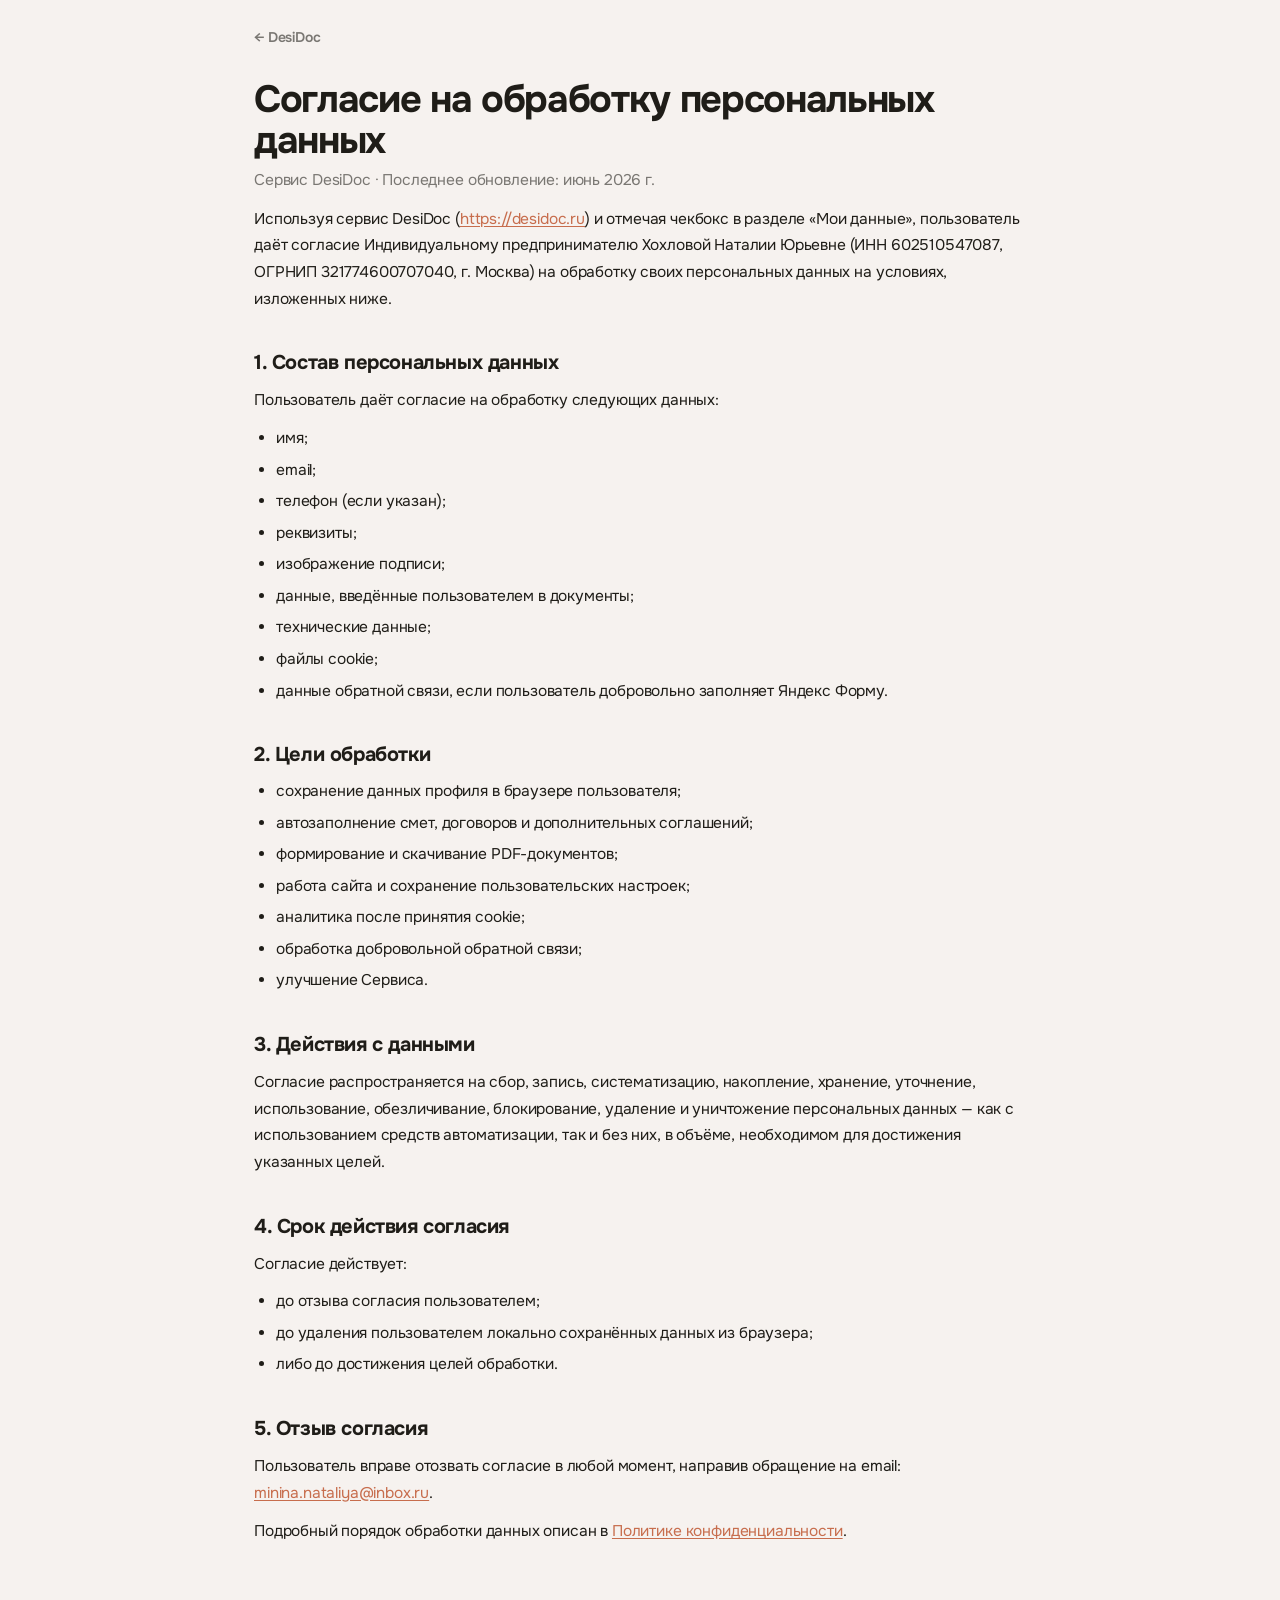
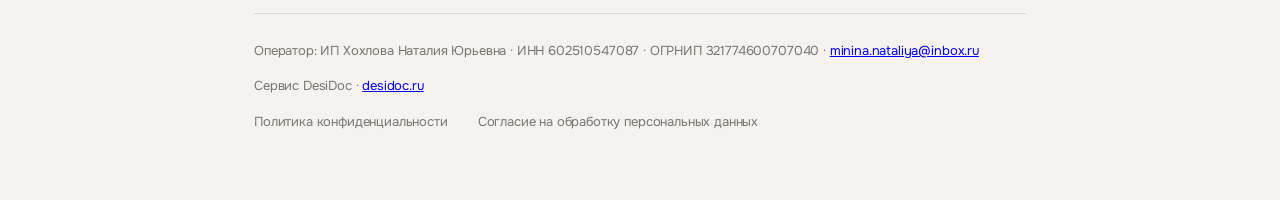
<file: consent.html>
<!doctype html>
<html lang="ru">
<head>
  <meta charset="utf-8">
  <meta name="viewport" content="width=device-width, initial-scale=1">
  <meta http-equiv="refresh" content="0; url=personal-data-consent.html">
  <title>Согласие на обработку персональных данных — DesiDoc</title>
  <link rel="canonical" href="personal-data-consent.html">
</head>
<body>
  <p>Актуальная редакция согласия находится на странице <a href="personal-data-consent.html">Согласие на обработку персональных данных</a>.</p>
</body>
</html>
</file>
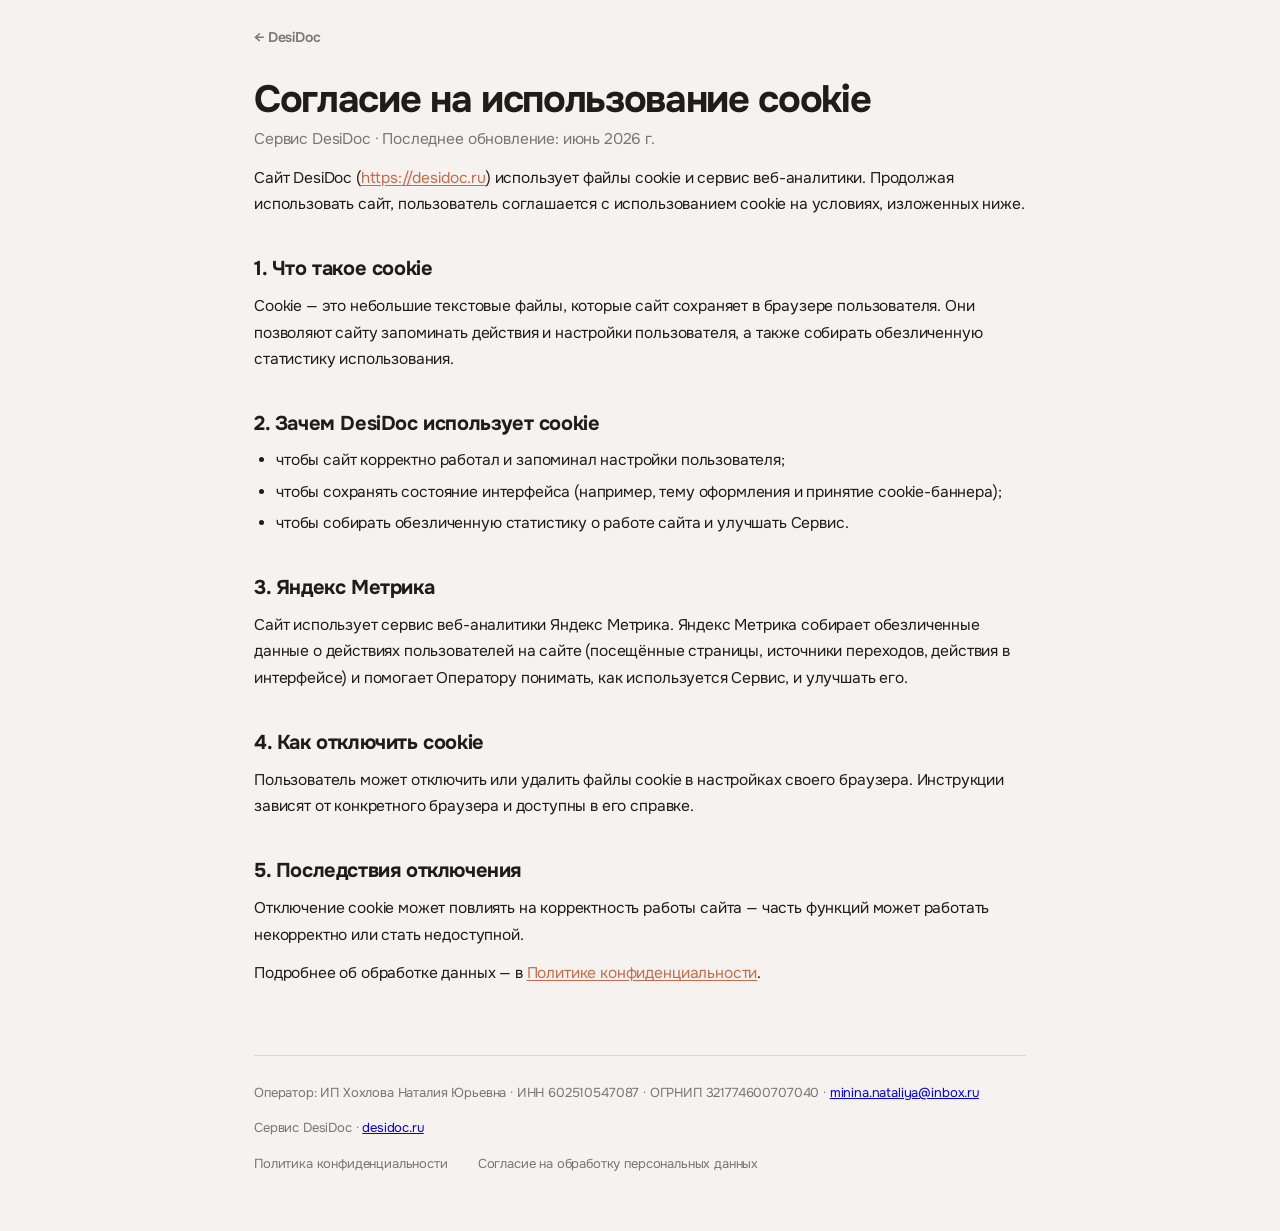
<file: cookie-consent.html>
<!doctype html>
<html lang="ru">
<head>
  <meta charset="utf-8">
  <meta name="viewport" content="width=device-width, initial-scale=1">
  <title>Согласие на использование cookie — DesiDoc</title>
  <meta name="description" content="Использование файлов cookie и аналитики на сайте DesiDoc.">
  <link rel="icon" href="/favicon.ico" sizes="48x48">
  <link rel="apple-touch-icon" href="assets/apple-touch-icon.png">
  <link rel="stylesheet" href="css/designkit.css?v=111">
  <link rel="stylesheet" href="css/legal.css?v=1">
</head>
<body class="legal-page">
  <div class="legal-shell">
    <header class="legal-header">
      <a class="legal-back" href="/">← DesiDoc</a>
    </header>

    <main class="legal-doc">
      <h1>Согласие на использование cookie</h1>
      <p class="legal-meta">Сервис DesiDoc · Последнее обновление: июнь 2026 г.</p>

      <p class="legal-lead">Сайт DesiDoc (<a href="https://desidoc.ru">https://desidoc.ru</a>) использует файлы cookie и сервис веб-аналитики. Продолжая использовать сайт, пользователь соглашается с использованием cookie на условиях, изложенных ниже.</p>

      <h2>1. Что такое cookie</h2>
      <p>Cookie — это небольшие текстовые файлы, которые сайт сохраняет в браузере пользователя. Они позволяют сайту запоминать действия и настройки пользователя, а также собирать обезличенную статистику использования.</p>

      <h2>2. Зачем DesiDoc использует cookie</h2>
      <ul>
        <li>чтобы сайт корректно работал и запоминал настройки пользователя;</li>
        <li>чтобы сохранять состояние интерфейса (например, тему оформления и принятие cookie-баннера);</li>
        <li>чтобы собирать обезличенную статистику о работе сайта и улучшать Сервис.</li>
      </ul>

      <h2>3. Яндекс Метрика</h2>
      <p>Сайт использует сервис веб-аналитики Яндекс Метрика. Яндекс Метрика собирает обезличенные данные о действиях пользователей на сайте (посещённые страницы, источники переходов, действия в интерфейсе) и помогает Оператору понимать, как используется Сервис, и улучшать его.</p>

      <h2>4. Как отключить cookie</h2>
      <p>Пользователь может отключить или удалить файлы cookie в настройках своего браузера. Инструкции зависят от конкретного браузера и доступны в его справке.</p>

      <h2>5. Последствия отключения</h2>
      <p>Отключение cookie может повлиять на корректность работы сайта — часть функций может работать некорректно или стать недоступной.</p>

      <p>Подробнее об обработке данных — в <a href="policy.html">Политике конфиденциальности</a>.</p>
    </main>

    <footer class="legal-footer">
      <p>Оператор: ИП Хохлова Наталия Юрьевна · ИНН 602510547087 · ОГРНИП 321774600707040 · <a href="mailto:minina.nataliya@inbox.ru">minina.nataliya@inbox.ru</a></p>
      <p>Сервис DesiDoc · <a href="https://desidoc.ru">desidoc.ru</a></p>
      <nav class="legal-footer__nav">
        <a href="policy.html">Политика конфиденциальности</a>
        <a href="personal-data-consent.html">Согласие на обработку персональных данных</a>
      </nav>
    </footer>
  </div>
</body>
</html>
</file>
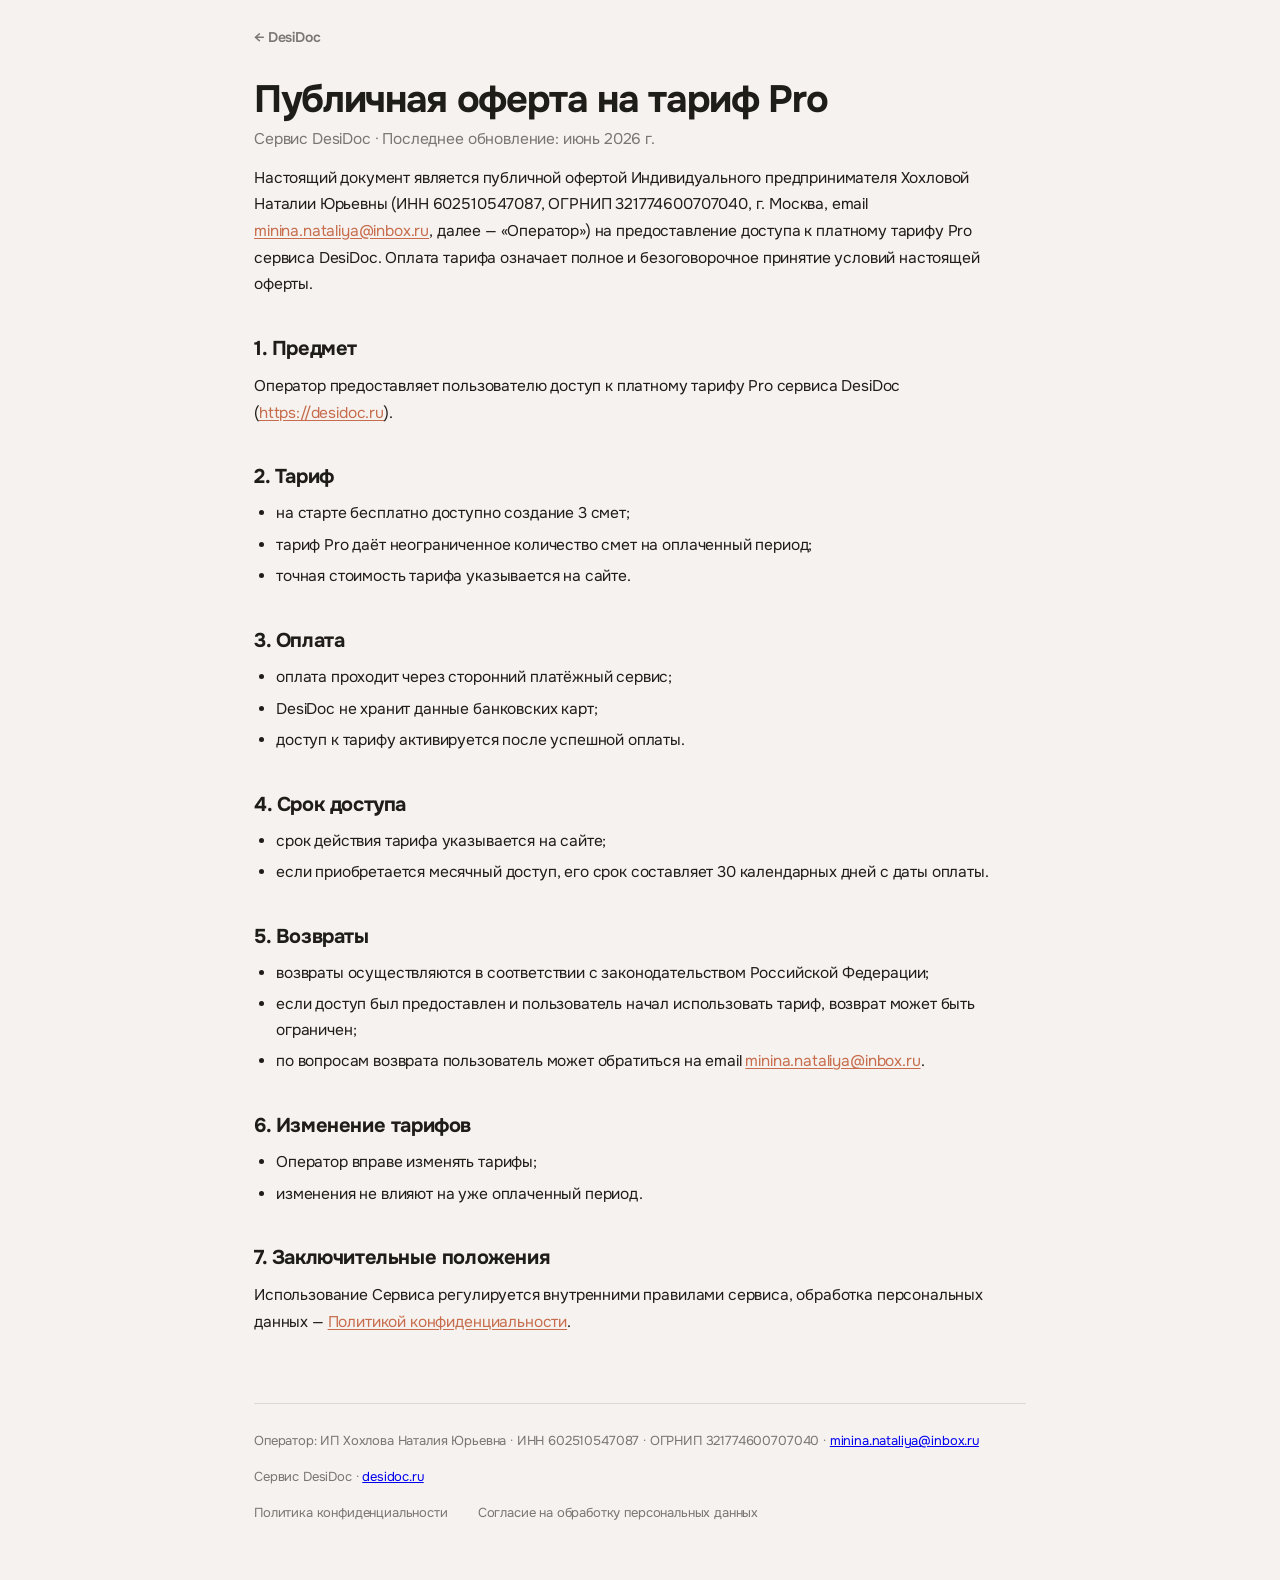
<file: offer.html>
<!doctype html>
<html lang="ru">
<head>
  <meta charset="utf-8">
  <meta name="viewport" content="width=device-width, initial-scale=1">
  <title>Публичная оферта (тариф Pro) — DesiDoc</title>
  <meta name="description" content="Публичная оферта на предоставление платного тарифа Pro сервиса DesiDoc.">
  <link rel="icon" href="/favicon.ico" sizes="48x48">
  <link rel="apple-touch-icon" href="assets/apple-touch-icon.png">
  <link rel="stylesheet" href="css/designkit.css?v=111">
  <link rel="stylesheet" href="css/legal.css?v=1">
</head>
<body class="legal-page">
  <div class="legal-shell">
    <header class="legal-header">
      <a class="legal-back" href="/">← DesiDoc</a>
    </header>

    <main class="legal-doc">
      <h1>Публичная оферта на тариф Pro</h1>
      <p class="legal-meta">Сервис DesiDoc · Последнее обновление: июнь 2026 г.</p>

      <p class="legal-lead">Настоящий документ является публичной офертой Индивидуального предпринимателя Хохловой Наталии Юрьевны (ИНН 602510547087, ОГРНИП 321774600707040, г. Москва, email <a href="mailto:minina.nataliya@inbox.ru">minina.nataliya@inbox.ru</a>, далее — «Оператор») на предоставление доступа к платному тарифу Pro сервиса DesiDoc. Оплата тарифа означает полное и безоговорочное принятие условий настоящей оферты.</p>

      <h2>1. Предмет</h2>
      <p>Оператор предоставляет пользователю доступ к платному тарифу Pro сервиса DesiDoc (<a href="https://desidoc.ru">https://desidoc.ru</a>).</p>

      <h2>2. Тариф</h2>
      <ul>
        <li>на старте бесплатно доступно создание 3 смет;</li>
        <li>тариф Pro даёт неограниченное количество смет на оплаченный период;</li>
        <li>точная стоимость тарифа указывается на сайте.</li>
      </ul>

      <h2>3. Оплата</h2>
      <ul>
        <li>оплата проходит через сторонний платёжный сервис;</li>
        <li>DesiDoc не хранит данные банковских карт;</li>
        <li>доступ к тарифу активируется после успешной оплаты.</li>
      </ul>

      <h2>4. Срок доступа</h2>
      <ul>
        <li>срок действия тарифа указывается на сайте;</li>
        <li>если приобретается месячный доступ, его срок составляет 30 календарных дней с даты оплаты.</li>
      </ul>

      <h2>5. Возвраты</h2>
      <ul>
        <li>возвраты осуществляются в соответствии с законодательством Российской Федерации;</li>
        <li>если доступ был предоставлен и пользователь начал использовать тариф, возврат может быть ограничен;</li>
        <li>по вопросам возврата пользователь может обратиться на email <a href="mailto:minina.nataliya@inbox.ru">minina.nataliya@inbox.ru</a>.</li>
      </ul>

      <h2>6. Изменение тарифов</h2>
      <ul>
        <li>Оператор вправе изменять тарифы;</li>
        <li>изменения не влияют на уже оплаченный период.</li>
      </ul>

      <h2>7. Заключительные положения</h2>
      <p>Использование Сервиса регулируется внутренними правилами сервиса, обработка персональных данных — <a href="policy.html">Политикой конфиденциальности</a>.</p>
    </main>

    <footer class="legal-footer">
      <p>Оператор: ИП Хохлова Наталия Юрьевна · ИНН 602510547087 · ОГРНИП 321774600707040 · <a href="mailto:minina.nataliya@inbox.ru">minina.nataliya@inbox.ru</a></p>
      <p>Сервис DesiDoc · <a href="https://desidoc.ru">desidoc.ru</a></p>
      <nav class="legal-footer__nav">
        <a href="policy.html">Политика конфиденциальности</a>
        <a href="personal-data-consent.html">Согласие на обработку персональных данных</a>
      </nav>
    </footer>
  </div>
</body>
</html>
</file>
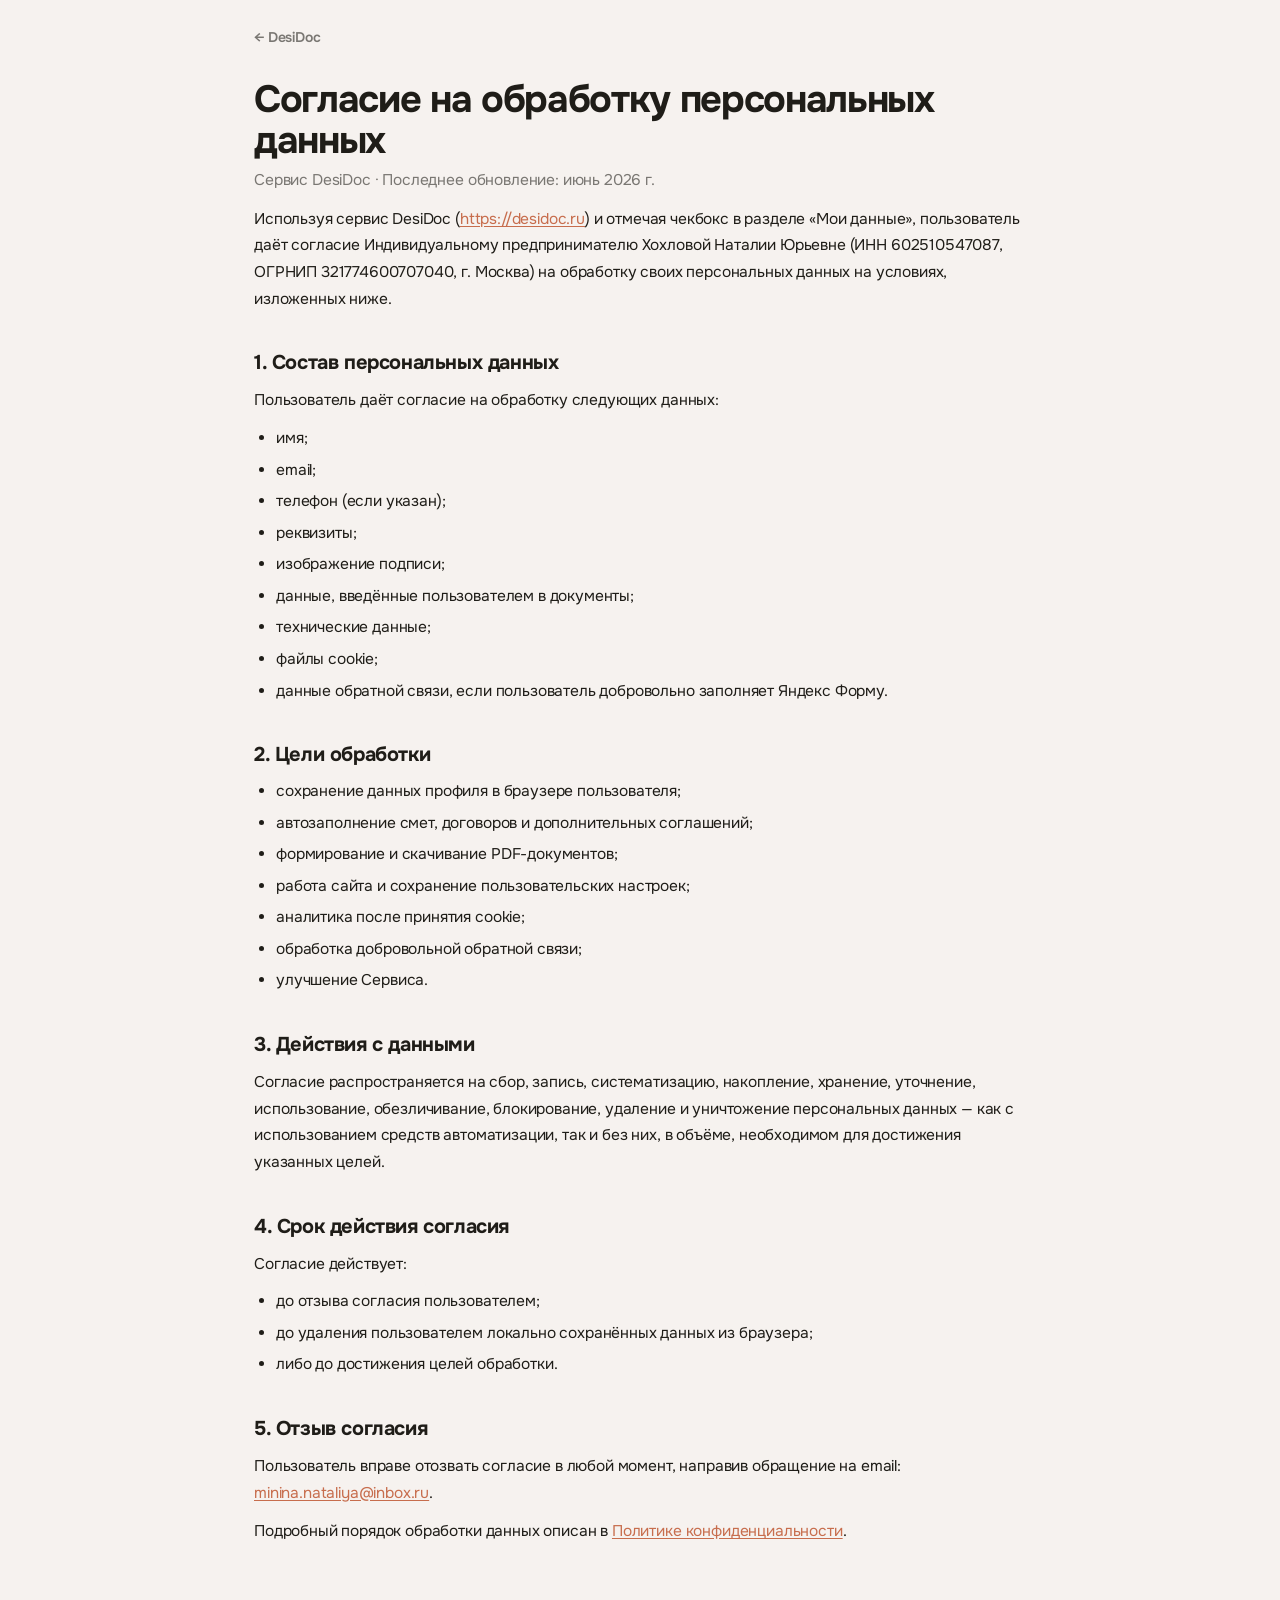
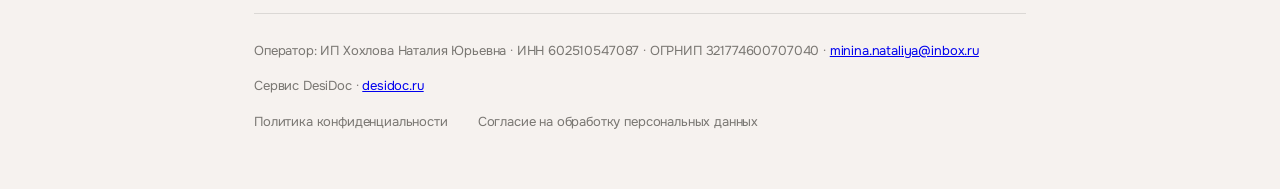
<file: personal-data-consent.html>
<!doctype html>
<html lang="ru">
<head>
  <meta charset="utf-8">
  <meta name="viewport" content="width=device-width, initial-scale=1">
  <title>Согласие на обработку персональных данных — DesiDoc</title>
  <meta name="description" content="Согласие на обработку персональных данных в сервисе DesiDoc.">
  <link rel="icon" href="/favicon.ico" sizes="48x48">
  <link rel="apple-touch-icon" href="assets/apple-touch-icon.png">
  <script>try { document.documentElement.dataset.theme = localStorage.getItem("designkit.theme") === "dark" ? "dark" : "light"; } catch (_) { document.documentElement.dataset.theme = "light"; }</script>
  <link rel="stylesheet" href="css/designkit.css?v=152">
  <link rel="stylesheet" href="css/legal.css?v=2">
</head>
<body class="legal-page">
  <div class="legal-shell">
    <header class="legal-header">
      <a class="legal-back" href="/">← DesiDoc</a>
    </header>

    <main class="legal-doc">
      <h1>Согласие на обработку персональных данных</h1>
      <p class="legal-meta">Сервис DesiDoc · Последнее обновление: июнь 2026 г.</p>

      <p class="legal-lead">Используя сервис DesiDoc (<a href="https://desidoc.ru">https://desidoc.ru</a>) и отмечая чекбокс в разделе «Мои данные», пользователь даёт согласие Индивидуальному предпринимателю Хохловой Наталии Юрьевне (ИНН 602510547087, ОГРНИП 321774600707040, г. Москва) на обработку своих персональных данных на условиях, изложенных ниже.</p>

      <h2>1. Состав персональных данных</h2>
      <p>Пользователь даёт согласие на обработку следующих данных:</p>
      <ul>
        <li>имя;</li>
        <li>email;</li>
        <li>телефон (если указан);</li>
        <li>реквизиты;</li>
        <li>изображение подписи;</li>
        <li>данные, введённые пользователем в документы;</li>
        <li>технические данные;</li>
        <li>файлы cookie;</li>
        <li>данные обратной связи, если пользователь добровольно заполняет Яндекс Форму.</li>
      </ul>

      <h2>2. Цели обработки</h2>
      <ul>
        <li>сохранение данных профиля в браузере пользователя;</li>
        <li>автозаполнение смет, договоров и дополнительных соглашений;</li>
        <li>формирование и скачивание PDF-документов;</li>
        <li>работа сайта и сохранение пользовательских настроек;</li>
        <li>аналитика после принятия cookie;</li>
        <li>обработка добровольной обратной связи;</li>
        <li>улучшение Сервиса.</li>
      </ul>

      <h2>3. Действия с данными</h2>
      <p>Согласие распространяется на сбор, запись, систематизацию, накопление, хранение, уточнение, использование, обезличивание, блокирование, удаление и уничтожение персональных данных — как с использованием средств автоматизации, так и без них, в объёме, необходимом для достижения указанных целей.</p>

      <h2>4. Срок действия согласия</h2>
      <p>Согласие действует:</p>
      <ul>
        <li>до отзыва согласия пользователем;</li>
        <li>до удаления пользователем локально сохранённых данных из браузера;</li>
        <li>либо до достижения целей обработки.</li>
      </ul>

      <h2>5. Отзыв согласия</h2>
      <p>Пользователь вправе отозвать согласие в любой момент, направив обращение на email: <a href="mailto:minina.nataliya@inbox.ru">minina.nataliya@inbox.ru</a>.</p>

      <p>Подробный порядок обработки данных описан в <a href="policy.html">Политике конфиденциальности</a>.</p>
    </main>

    <footer class="legal-footer">
      <p>Оператор: ИП Хохлова Наталия Юрьевна · ИНН 602510547087 · ОГРНИП 321774600707040 · <a href="mailto:minina.nataliya@inbox.ru">minina.nataliya@inbox.ru</a></p>
      <p>Сервис DesiDoc · <a href="https://desidoc.ru">desidoc.ru</a></p>
      <nav class="legal-footer__nav">
        <a href="policy.html">Политика конфиденциальности</a>
        <a href="personal-data-consent.html">Согласие на обработку персональных данных</a>
      </nav>
    </footer>
  </div>
</body>
</html>
</file>
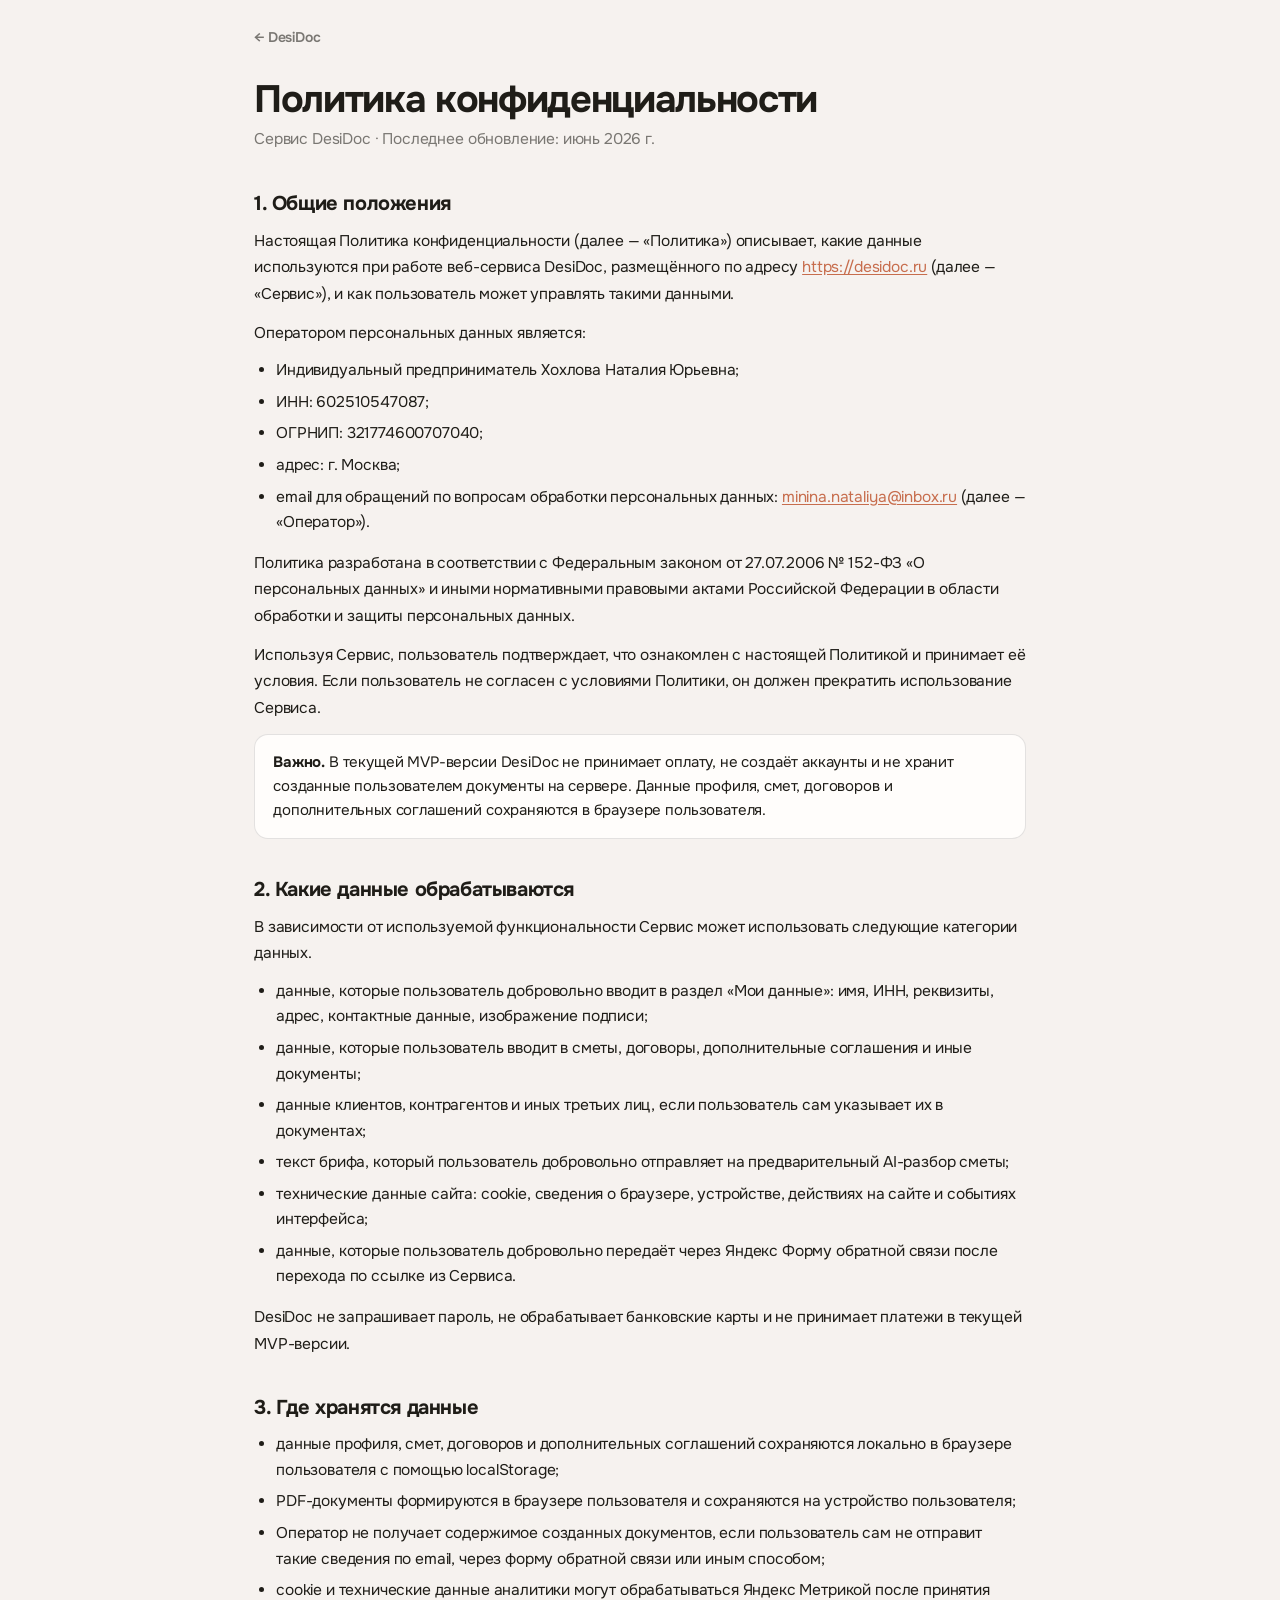
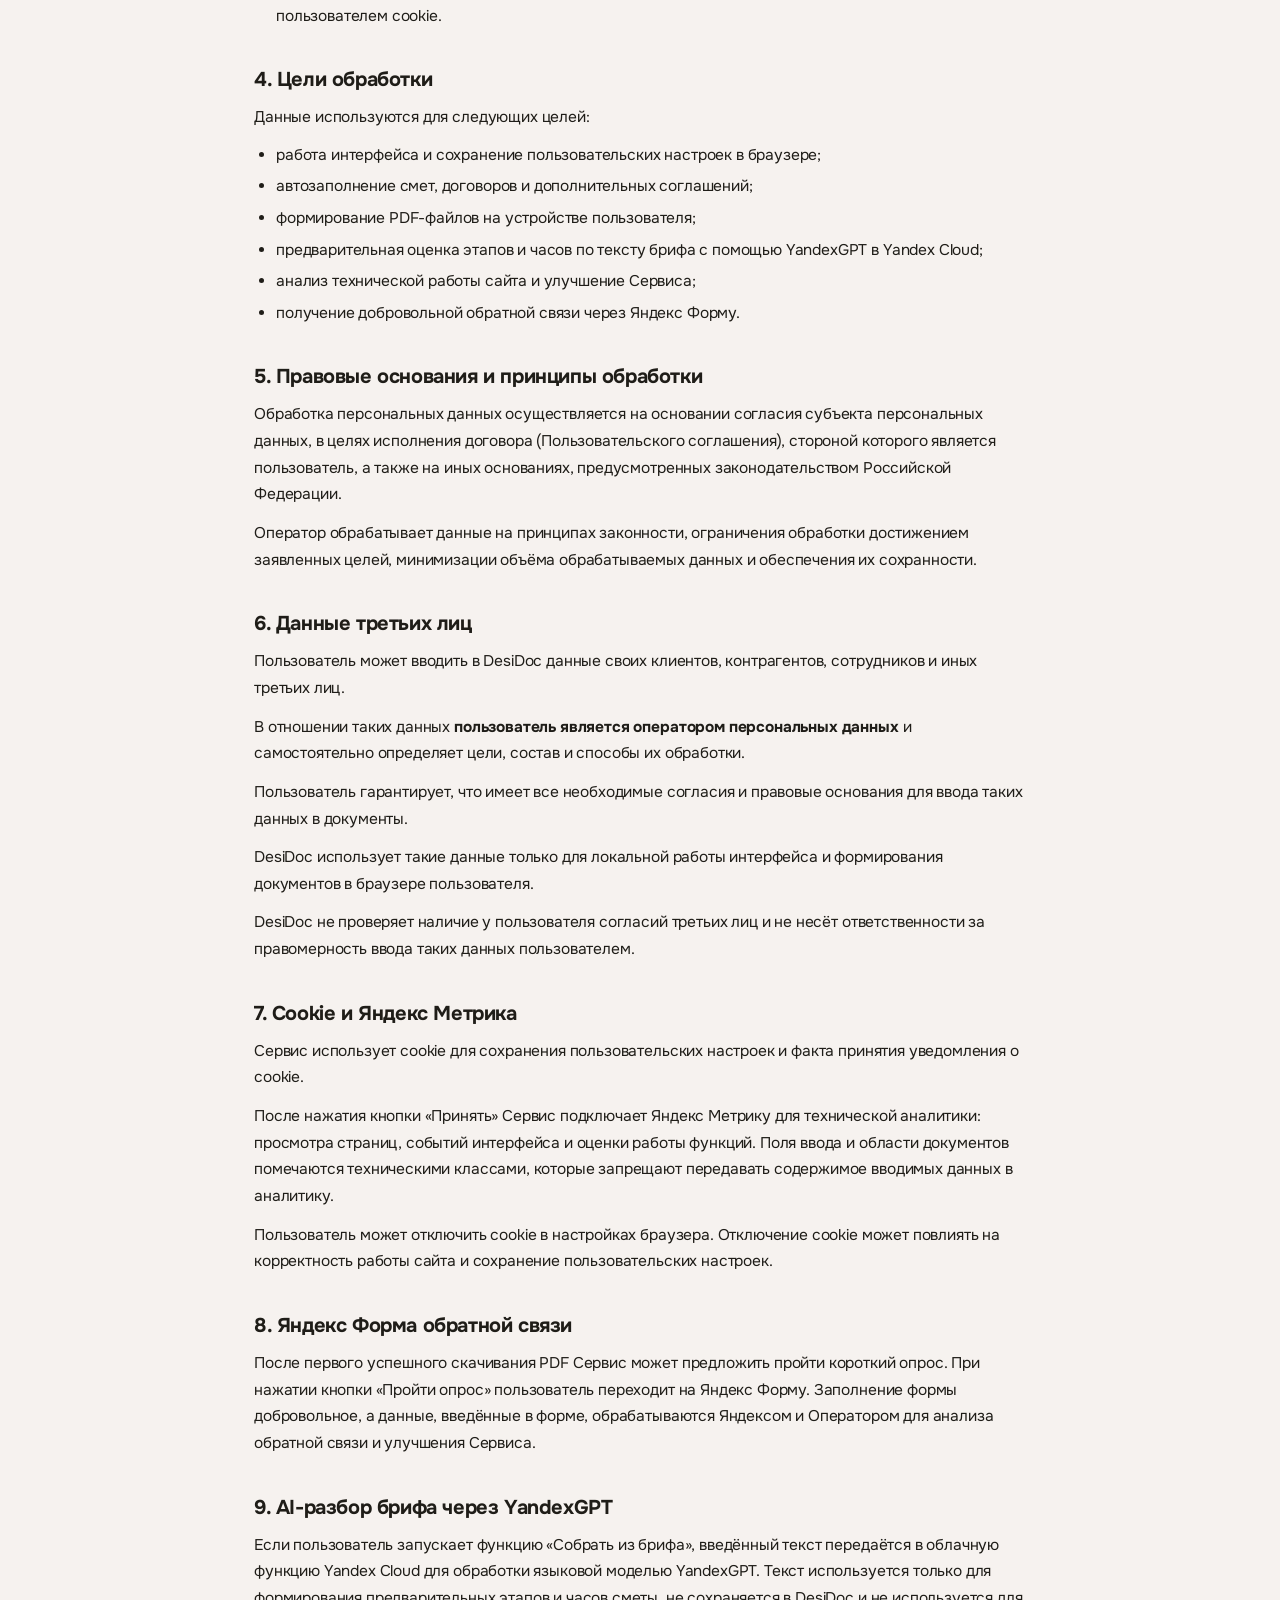
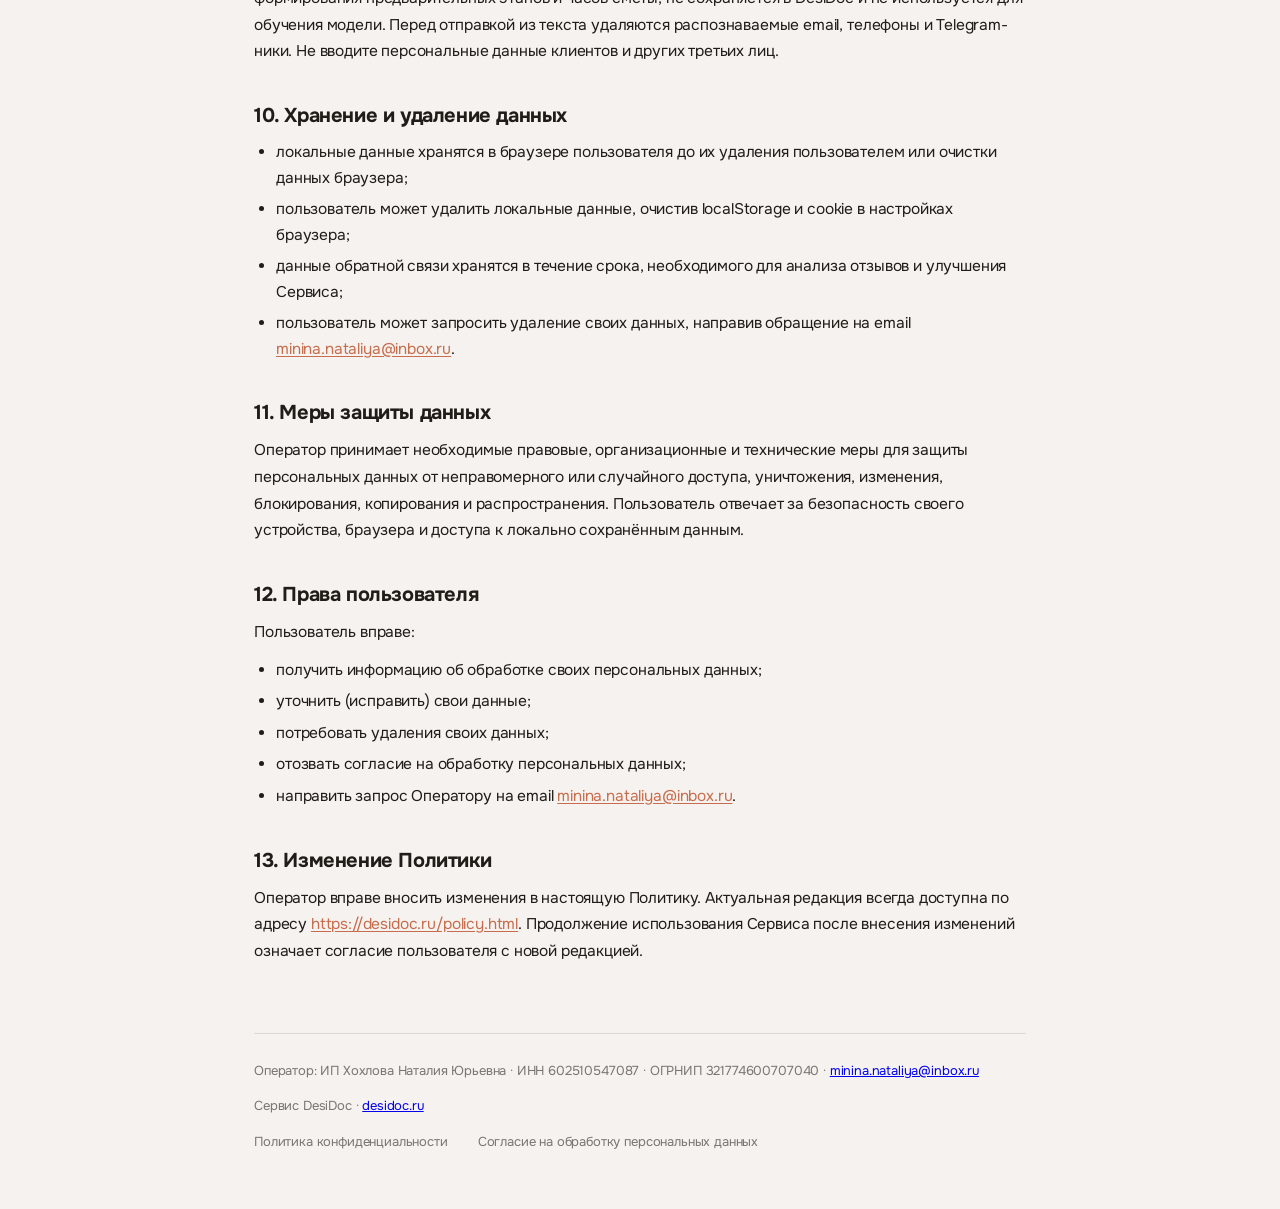
<file: policy.html>
<!doctype html>
<html lang="ru">
<head>
  <meta charset="utf-8">
  <meta name="viewport" content="width=device-width, initial-scale=1">
  <title>Политика конфиденциальности — DesiDoc</title>
  <meta name="description" content="Политика конфиденциальности сервиса DesiDoc в соответствии с 152-ФЗ.">
  <link rel="icon" href="/favicon.ico" sizes="48x48">
  <link rel="apple-touch-icon" href="assets/apple-touch-icon.png">
  <script>try { document.documentElement.dataset.theme = localStorage.getItem("designkit.theme") === "dark" ? "dark" : "light"; } catch (_) { document.documentElement.dataset.theme = "light"; }</script>
  <link rel="stylesheet" href="css/designkit.css?v=152">
  <link rel="stylesheet" href="css/legal.css?v=2">
</head>
<body class="legal-page">
  <div class="legal-shell">
    <header class="legal-header">
      <a class="legal-back" href="/">← DesiDoc</a>
    </header>

    <main class="legal-doc">
      <h1>Политика конфиденциальности</h1>
      <p class="legal-meta">Сервис DesiDoc · Последнее обновление: июнь 2026 г.</p>

      <h2>1. Общие положения</h2>
      <p>Настоящая Политика конфиденциальности (далее — «Политика») описывает, какие данные используются при работе веб-сервиса DesiDoc, размещённого по адресу <a href="https://desidoc.ru">https://desidoc.ru</a> (далее — «Сервис»), и как пользователь может управлять такими данными.</p>
      <p>Оператором персональных данных является:</p>
      <ul>
        <li>Индивидуальный предприниматель Хохлова Наталия Юрьевна;</li>
        <li>ИНН: 602510547087;</li>
        <li>ОГРНИП: 321774600707040;</li>
        <li>адрес: г. Москва;</li>
        <li>email для обращений по вопросам обработки персональных данных: <a href="mailto:minina.nataliya@inbox.ru">minina.nataliya@inbox.ru</a> (далее — «Оператор»).</li>
      </ul>
      <p>Политика разработана в соответствии с Федеральным законом от 27.07.2006 № 152-ФЗ «О персональных данных» и иными нормативными правовыми актами Российской Федерации в области обработки и защиты персональных данных.</p>
      <p>Используя Сервис, пользователь подтверждает, что ознакомлен с настоящей Политикой и принимает её условия. Если пользователь не согласен с условиями Политики, он должен прекратить использование Сервиса.</p>
      <div class="legal-callout"><strong>Важно.</strong> В текущей MVP-версии DesiDoc не принимает оплату, не создаёт аккаунты и не хранит созданные пользователем документы на сервере. Данные профиля, смет, договоров и дополнительных соглашений сохраняются в браузере пользователя.</div>

      <h2>2. Какие данные обрабатываются</h2>
      <p>В зависимости от используемой функциональности Сервис может использовать следующие категории данных.</p>
      <ul>
        <li>данные, которые пользователь добровольно вводит в раздел «Мои данные»: имя, ИНН, реквизиты, адрес, контактные данные, изображение подписи;</li>
        <li>данные, которые пользователь вводит в сметы, договоры, дополнительные соглашения и иные документы;</li>
        <li>данные клиентов, контрагентов и иных третьих лиц, если пользователь сам указывает их в документах;</li>
        <li>текст брифа, который пользователь добровольно отправляет на предварительный AI-разбор сметы;</li>
        <li>технические данные сайта: cookie, сведения о браузере, устройстве, действиях на сайте и событиях интерфейса;</li>
        <li>данные, которые пользователь добровольно передаёт через Яндекс Форму обратной связи после перехода по ссылке из Сервиса.</li>
      </ul>
      <p>DesiDoc не запрашивает пароль, не обрабатывает банковские карты и не принимает платежи в текущей MVP-версии.</p>

      <h2>3. Где хранятся данные</h2>
      <ul>
        <li>данные профиля, смет, договоров и дополнительных соглашений сохраняются локально в браузере пользователя с помощью localStorage;</li>
        <li>PDF-документы формируются в браузере пользователя и сохраняются на устройство пользователя;</li>
        <li>Оператор не получает содержимое созданных документов, если пользователь сам не отправит такие сведения по email, через форму обратной связи или иным способом;</li>
        <li>cookie и технические данные аналитики могут обрабатываться Яндекс Метрикой после принятия пользователем cookie.</li>
      </ul>

      <h2>4. Цели обработки</h2>
      <p>Данные используются для следующих целей:</p>
      <ul>
        <li>работа интерфейса и сохранение пользовательских настроек в браузере;</li>
        <li>автозаполнение смет, договоров и дополнительных соглашений;</li>
        <li>формирование PDF-файлов на устройстве пользователя;</li>
        <li>предварительная оценка этапов и часов по тексту брифа с помощью YandexGPT в Yandex Cloud;</li>
        <li>анализ технической работы сайта и улучшение Сервиса;</li>
        <li>получение добровольной обратной связи через Яндекс Форму.</li>
      </ul>

      <h2>5. Правовые основания и принципы обработки</h2>
      <p>Обработка персональных данных осуществляется на основании согласия субъекта персональных данных, в целях исполнения договора (Пользовательского соглашения), стороной которого является пользователь, а также на иных основаниях, предусмотренных законодательством Российской Федерации.</p>
      <p>Оператор обрабатывает данные на принципах законности, ограничения обработки достижением заявленных целей, минимизации объёма обрабатываемых данных и обеспечения их сохранности.</p>

      <h2>6. Данные третьих лиц</h2>
      <p>Пользователь может вводить в DesiDoc данные своих клиентов, контрагентов, сотрудников и иных третьих лиц.</p>
      <p>В отношении таких данных <strong>пользователь является оператором персональных данных</strong> и самостоятельно определяет цели, состав и способы их обработки.</p>
      <p>Пользователь гарантирует, что имеет все необходимые согласия и правовые основания для ввода таких данных в документы.</p>
      <p>DesiDoc использует такие данные только для локальной работы интерфейса и формирования документов в браузере пользователя.</p>
      <p>DesiDoc не проверяет наличие у пользователя согласий третьих лиц и не несёт ответственности за правомерность ввода таких данных пользователем.</p>

      <h2>7. Cookie и Яндекс Метрика</h2>
      <p>Сервис использует cookie для сохранения пользовательских настроек и факта принятия уведомления о cookie.</p>
      <p>После нажатия кнопки «Принять» Сервис подключает Яндекс Метрику для технической аналитики: просмотра страниц, событий интерфейса и оценки работы функций. Поля ввода и области документов помечаются техническими классами, которые запрещают передавать содержимое вводимых данных в аналитику.</p>
      <p>Пользователь может отключить cookie в настройках браузера. Отключение cookie может повлиять на корректность работы сайта и сохранение пользовательских настроек.</p>

      <h2>8. Яндекс Форма обратной связи</h2>
      <p>После первого успешного скачивания PDF Сервис может предложить пройти короткий опрос. При нажатии кнопки «Пройти опрос» пользователь переходит на Яндекс Форму. Заполнение формы добровольное, а данные, введённые в форме, обрабатываются Яндексом и Оператором для анализа обратной связи и улучшения Сервиса.</p>

      <h2>9. AI-разбор брифа через YandexGPT</h2>
      <p>Если пользователь запускает функцию «Собрать из брифа», введённый текст передаётся в облачную функцию Yandex Cloud для обработки языковой моделью YandexGPT. Текст используется только для формирования предварительных этапов и часов сметы, не сохраняется в DesiDoc и не используется для обучения модели. Перед отправкой из текста удаляются распознаваемые email, телефоны и Telegram-ники. Не вводите персональные данные клиентов и других третьих лиц.</p>

      <h2>10. Хранение и удаление данных</h2>
      <ul>
        <li>локальные данные хранятся в браузере пользователя до их удаления пользователем или очистки данных браузера;</li>
        <li>пользователь может удалить локальные данные, очистив localStorage и cookie в настройках браузера;</li>
        <li>данные обратной связи хранятся в течение срока, необходимого для анализа отзывов и улучшения Сервиса;</li>
        <li>пользователь может запросить удаление своих данных, направив обращение на email <a href="mailto:minina.nataliya@inbox.ru">minina.nataliya@inbox.ru</a>.</li>
      </ul>

      <h2>11. Меры защиты данных</h2>
      <p>Оператор принимает необходимые правовые, организационные и технические меры для защиты персональных данных от неправомерного или случайного доступа, уничтожения, изменения, блокирования, копирования и распространения. Пользователь отвечает за безопасность своего устройства, браузера и доступа к локально сохранённым данным.</p>

      <h2>12. Права пользователя</h2>
      <p>Пользователь вправе:</p>
      <ul>
        <li>получить информацию об обработке своих персональных данных;</li>
        <li>уточнить (исправить) свои данные;</li>
        <li>потребовать удаления своих данных;</li>
        <li>отозвать согласие на обработку персональных данных;</li>
        <li>направить запрос Оператору на email <a href="mailto:minina.nataliya@inbox.ru">minina.nataliya@inbox.ru</a>.</li>
      </ul>

      <h2>13. Изменение Политики</h2>
      <p>Оператор вправе вносить изменения в настоящую Политику. Актуальная редакция всегда доступна по адресу <a href="https://desidoc.ru/policy.html">https://desidoc.ru/policy.html</a>. Продолжение использования Сервиса после внесения изменений означает согласие пользователя с новой редакцией.</p>
    </main>

    <footer class="legal-footer">
      <p>Оператор: ИП Хохлова Наталия Юрьевна · ИНН 602510547087 · ОГРНИП 321774600707040 · <a href="mailto:minina.nataliya@inbox.ru">minina.nataliya@inbox.ru</a></p>
      <p>Сервис DesiDoc · <a href="https://desidoc.ru">desidoc.ru</a></p>
      <nav class="legal-footer__nav">
        <a href="policy.html">Политика конфиденциальности</a>
        <a href="personal-data-consent.html">Согласие на обработку персональных данных</a>
      </nav>
    </footer>
  </div>
</body>
</html>
</file>
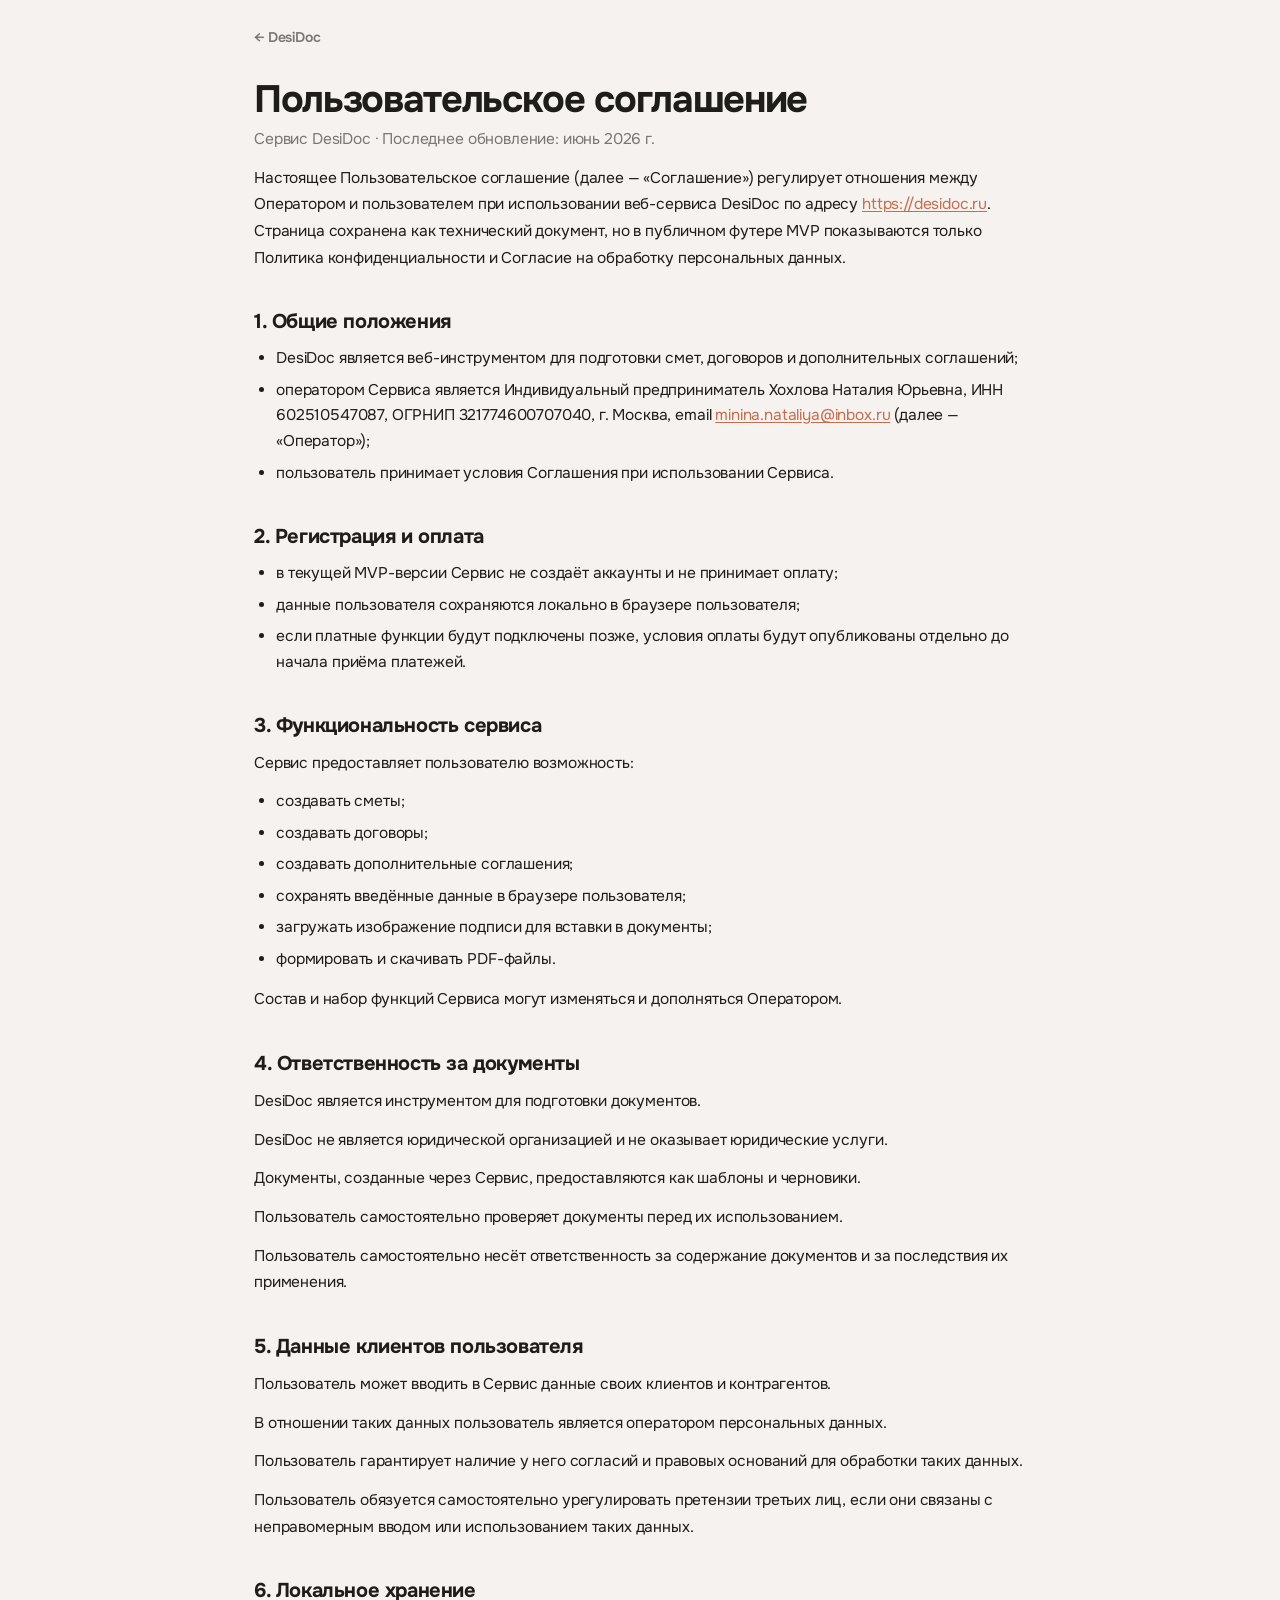
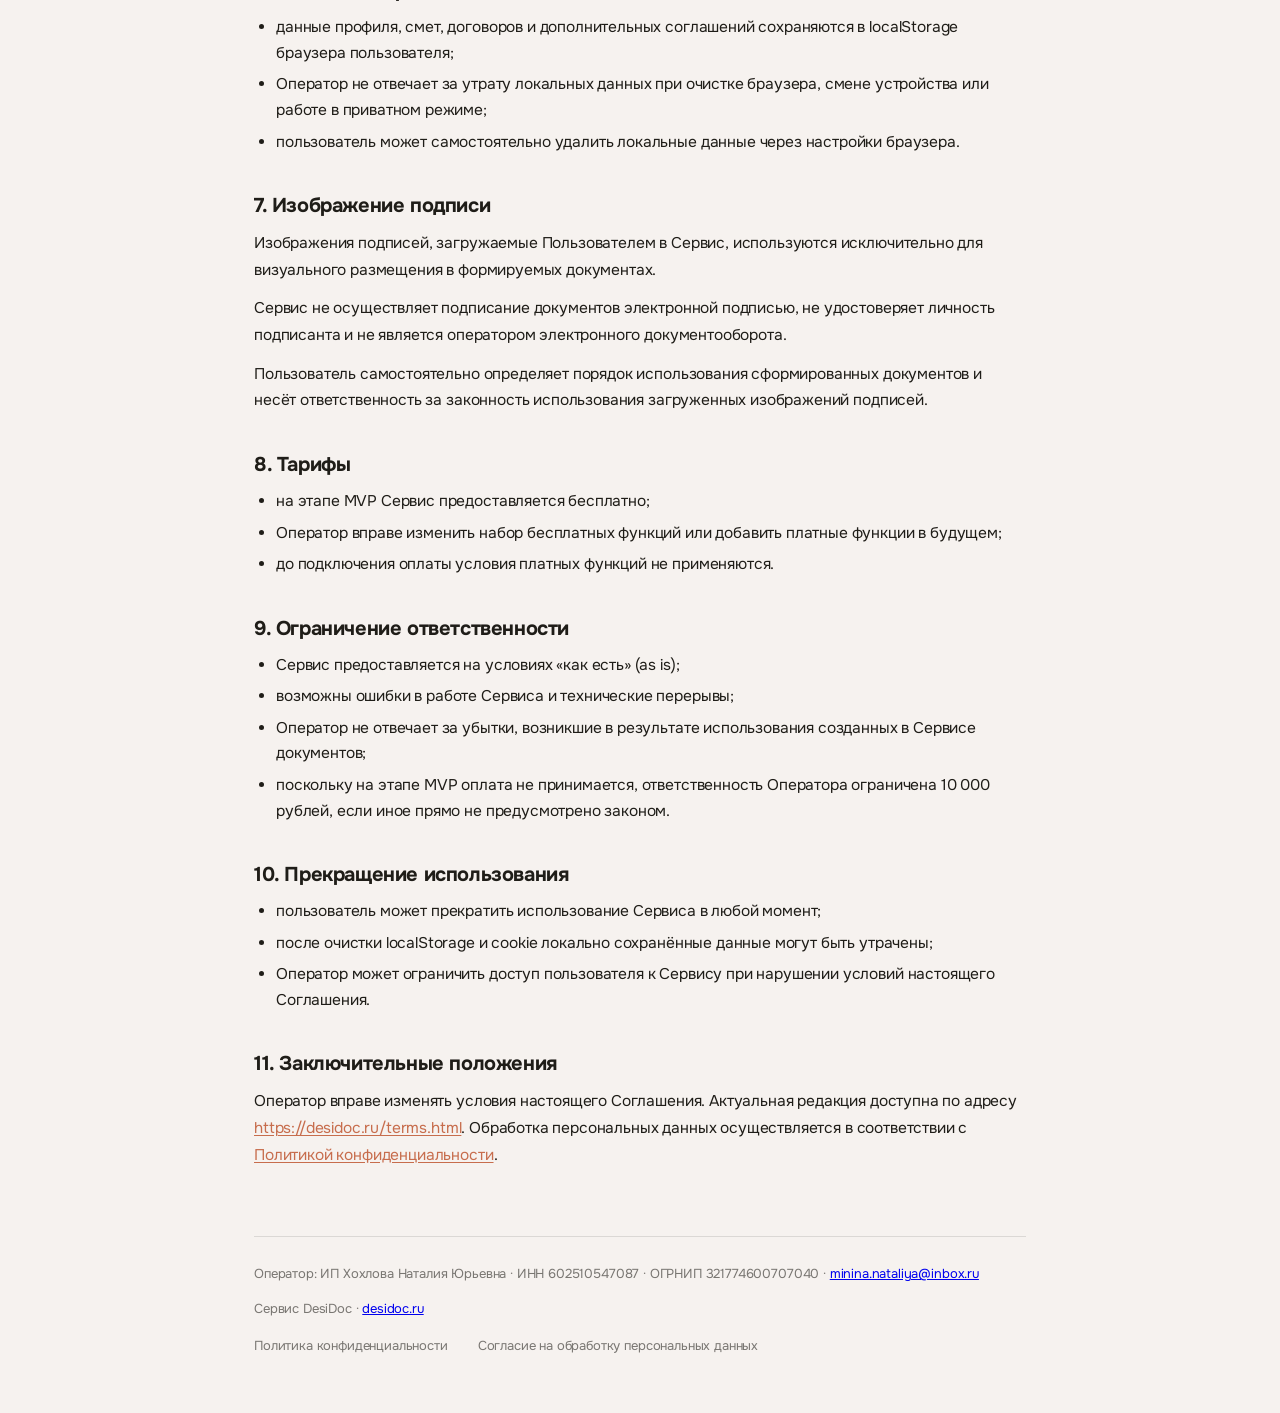
<file: terms.html>
<!doctype html>
<html lang="ru">
<head>
  <meta charset="utf-8">
  <meta name="viewport" content="width=device-width, initial-scale=1">
  <title>Пользовательское соглашение — DesiDoc</title>
  <meta name="description" content="Пользовательское соглашение сервиса DesiDoc.">
  <link rel="icon" href="/favicon.ico" sizes="48x48">
  <link rel="apple-touch-icon" href="assets/apple-touch-icon.png">
  <link rel="stylesheet" href="css/designkit.css?v=111">
  <link rel="stylesheet" href="css/legal.css?v=1">
</head>
<body class="legal-page">
  <div class="legal-shell">
    <header class="legal-header">
      <a class="legal-back" href="/">← DesiDoc</a>
    </header>

    <main class="legal-doc">
      <h1>Пользовательское соглашение</h1>
      <p class="legal-meta">Сервис DesiDoc · Последнее обновление: июнь 2026 г.</p>

      <p class="legal-lead">Настоящее Пользовательское соглашение (далее — «Соглашение») регулирует отношения между Оператором и пользователем при использовании веб-сервиса DesiDoc по адресу <a href="https://desidoc.ru">https://desidoc.ru</a>. Страница сохранена как технический документ, но в публичном футере MVP показываются только Политика конфиденциальности и Согласие на обработку персональных данных.</p>

      <h2>1. Общие положения</h2>
      <ul>
        <li>DesiDoc является веб-инструментом для подготовки смет, договоров и дополнительных соглашений;</li>
        <li>оператором Сервиса является Индивидуальный предприниматель Хохлова Наталия Юрьевна, ИНН 602510547087, ОГРНИП 321774600707040, г. Москва, email <a href="mailto:minina.nataliya@inbox.ru">minina.nataliya@inbox.ru</a> (далее — «Оператор»);</li>
        <li>пользователь принимает условия Соглашения при использовании Сервиса.</li>
      </ul>

      <h2>2. Регистрация и оплата</h2>
      <ul>
        <li>в текущей MVP-версии Сервис не создаёт аккаунты и не принимает оплату;</li>
        <li>данные пользователя сохраняются локально в браузере пользователя;</li>
        <li>если платные функции будут подключены позже, условия оплаты будут опубликованы отдельно до начала приёма платежей.</li>
      </ul>

      <h2>3. Функциональность сервиса</h2>
      <p>Сервис предоставляет пользователю возможность:</p>
      <ul>
        <li>создавать сметы;</li>
        <li>создавать договоры;</li>
        <li>создавать дополнительные соглашения;</li>
        <li>сохранять введённые данные в браузере пользователя;</li>
        <li>загружать изображение подписи для вставки в документы;</li>
        <li>формировать и скачивать PDF-файлы.</li>
      </ul>
      <p>Состав и набор функций Сервиса могут изменяться и дополняться Оператором.</p>

      <h2>4. Ответственность за документы</h2>
      <p>DesiDoc является инструментом для подготовки документов.</p>
      <p>DesiDoc не является юридической организацией и не оказывает юридические услуги.</p>
      <p>Документы, созданные через Сервис, предоставляются как шаблоны и черновики.</p>
      <p>Пользователь самостоятельно проверяет документы перед их использованием.</p>
      <p>Пользователь самостоятельно несёт ответственность за содержание документов и за последствия их применения.</p>

      <h2>5. Данные клиентов пользователя</h2>
      <p>Пользователь может вводить в Сервис данные своих клиентов и контрагентов.</p>
      <p>В отношении таких данных пользователь является оператором персональных данных.</p>
      <p>Пользователь гарантирует наличие у него согласий и правовых оснований для обработки таких данных.</p>
      <p>Пользователь обязуется самостоятельно урегулировать претензии третьих лиц, если они связаны с неправомерным вводом или использованием таких данных.</p>

      <h2>6. Локальное хранение</h2>
      <ul>
        <li>данные профиля, смет, договоров и дополнительных соглашений сохраняются в localStorage браузера пользователя;</li>
        <li>Оператор не отвечает за утрату локальных данных при очистке браузера, смене устройства или работе в приватном режиме;</li>
        <li>пользователь может самостоятельно удалить локальные данные через настройки браузера.</li>
      </ul>

      <h2>7. Изображение подписи</h2>
      <p>Изображения подписей, загружаемые Пользователем в Сервис, используются исключительно для визуального размещения в формируемых документах.</p>
      <p>Сервис не осуществляет подписание документов электронной подписью, не удостоверяет личность подписанта и не является оператором электронного документооборота.</p>
      <p>Пользователь самостоятельно определяет порядок использования сформированных документов и несёт ответственность за законность использования загруженных изображений подписей.</p>

      <h2>8. Тарифы</h2>
      <ul>
        <li>на этапе MVP Сервис предоставляется бесплатно;</li>
        <li>Оператор вправе изменить набор бесплатных функций или добавить платные функции в будущем;</li>
        <li>до подключения оплаты условия платных функций не применяются.</li>
      </ul>

      <h2>9. Ограничение ответственности</h2>
      <ul>
        <li>Сервис предоставляется на условиях «как есть» (as is);</li>
        <li>возможны ошибки в работе Сервиса и технические перерывы;</li>
        <li>Оператор не отвечает за убытки, возникшие в результате использования созданных в Сервисе документов;</li>
        <li>поскольку на этапе MVP оплата не принимается, ответственность Оператора ограничена 10 000 рублей, если иное прямо не предусмотрено законом.</li>
      </ul>

      <h2>10. Прекращение использования</h2>
      <ul>
        <li>пользователь может прекратить использование Сервиса в любой момент;</li>
        <li>после очистки localStorage и cookie локально сохранённые данные могут быть утрачены;</li>
        <li>Оператор может ограничить доступ пользователя к Сервису при нарушении условий настоящего Соглашения.</li>
      </ul>

      <h2>11. Заключительные положения</h2>
      <p>Оператор вправе изменять условия настоящего Соглашения. Актуальная редакция доступна по адресу <a href="https://desidoc.ru/terms.html">https://desidoc.ru/terms.html</a>. Обработка персональных данных осуществляется в соответствии с <a href="policy.html">Политикой конфиденциальности</a>.</p>
    </main>

    <footer class="legal-footer">
      <p>Оператор: ИП Хохлова Наталия Юрьевна · ИНН 602510547087 · ОГРНИП 321774600707040 · <a href="mailto:minina.nataliya@inbox.ru">minina.nataliya@inbox.ru</a></p>
      <p>Сервис DesiDoc · <a href="https://desidoc.ru">desidoc.ru</a></p>
      <nav class="legal-footer__nav">
        <a href="policy.html">Политика конфиденциальности</a>
        <a href="personal-data-consent.html">Согласие на обработку персональных данных</a>
      </nav>
    </footer>
  </div>
</body>
</html>
</file>
<file: css/designkit.css>
@import url("https://fonts.googleapis.com/css2?family=Onest:wght@100..900&display=swap");

@font-face {
  font-family: "Suisse Intl";
  src: url("../assets/fonts/suisse-intl/SuisseIntl-Thin.otf") format("opentype");
  font-weight: 100;
  font-style: normal;
  font-display: swap;
}

@font-face {
  font-family: "Suisse Intl";
  src: url("../assets/fonts/suisse-intl/SuisseIntl-Ultralight.otf") format("opentype");
  font-weight: 200;
  font-style: normal;
  font-display: swap;
}

@font-face {
  font-family: "Suisse Intl";
  src: url("../assets/fonts/suisse-intl/SuisseIntl-Light.otf") format("opentype");
  font-weight: 300;
  font-style: normal;
  font-display: swap;
}

@font-face {
  font-family: "Suisse Intl";
  src: url("../assets/fonts/suisse-intl/SuisseIntl-Regular.otf") format("opentype");
  font-weight: 400;
  font-style: normal;
  font-display: swap;
}

@font-face {
  font-family: "Suisse Intl";
  src: url("../assets/fonts/suisse-intl/SuisseIntl-Book.otf") format("opentype");
  font-weight: 450;
  font-style: normal;
  font-display: swap;
}

@font-face {
  font-family: "Suisse Intl";
  src: url("../assets/fonts/suisse-intl/SuisseIntl-Medium.otf") format("opentype");
  font-weight: 500;
  font-style: normal;
  font-display: swap;
}

@font-face {
  font-family: "Suisse Intl";
  src: url("../assets/fonts/suisse-intl/SuisseIntl-SemiBold.otf") format("opentype");
  font-weight: 600;
  font-style: normal;
  font-display: swap;
}

@font-face {
  font-family: "Suisse Intl";
  src: url("../assets/fonts/suisse-intl/SuisseIntl-Bold.otf") format("opentype");
  font-weight: 700;
  font-style: normal;
  font-display: swap;
}

@font-face {
  font-family: "Suisse Intl";
  src: url("../assets/fonts/suisse-intl/SuisseIntl-Black.otf") format("opentype");
  font-weight: 900;
  font-style: normal;
  font-display: swap;
}

@font-face {
  font-family: "Suisse Intl";
  src: url("../assets/fonts/suisse-intl/SuisseIntl-ThinItalic.otf") format("opentype");
  font-weight: 100;
  font-style: italic;
  font-display: swap;
}

@font-face {
  font-family: "Suisse Intl";
  src: url("../assets/fonts/suisse-intl/SuisseIntl-UltralightItalic.otf") format("opentype");
  font-weight: 200;
  font-style: italic;
  font-display: swap;
}

@font-face {
  font-family: "Suisse Intl";
  src: url("../assets/fonts/suisse-intl/SuisseIntl-LightItalic.otf") format("opentype");
  font-weight: 300;
  font-style: italic;
  font-display: swap;
}

@font-face {
  font-family: "Suisse Intl";
  src: url("../assets/fonts/suisse-intl/SuisseIntl-RegularItalic.otf") format("opentype");
  font-weight: 400;
  font-style: italic;
  font-display: swap;
}

@font-face {
  font-family: "Suisse Intl";
  src: url("../assets/fonts/suisse-intl/SuisseIntl-BookItalic.otf") format("opentype");
  font-weight: 450;
  font-style: italic;
  font-display: swap;
}

@font-face {
  font-family: "Suisse Intl";
  src: url("../assets/fonts/suisse-intl/SuisseIntl-MediumItalic.otf") format("opentype");
  font-weight: 500;
  font-style: italic;
  font-display: swap;
}

@font-face {
  font-family: "Suisse Intl";
  src: url("../assets/fonts/suisse-intl/SuisseIntl-SemiBoldItalic.otf") format("opentype");
  font-weight: 600;
  font-style: italic;
  font-display: swap;
}

@font-face {
  font-family: "Suisse Intl";
  src: url("../assets/fonts/suisse-intl/SuisseIntl-BoldItalic.otf") format("opentype");
  font-weight: 700;
  font-style: italic;
  font-display: swap;
}

@font-face {
  font-family: "Suisse Intl";
  src: url("../assets/fonts/suisse-intl/SuisseIntl-BlackItalic.otf") format("opentype");
  font-weight: 900;
  font-style: italic;
  font-display: swap;
}

:root {
  color-scheme: light;
  --ddoc-bg-day: url("../assets/deedoc-landscape.webp");
  --ddoc-bg-night: url("../assets/backgrounds/deedoc-landscape-night.webp");
  --bg: #f7f4ef;
  --surface: rgba(255, 255, 255, 0.76);
  --surface-strong: #ffffff;
  --surface-muted: rgba(255, 255, 255, 0.48);
  --line: rgba(31, 29, 24, 0.12);
  --line-strong: rgba(31, 29, 24, 0.2);
  --text: #1f1d18;
  --muted: rgba(31, 29, 24, 0.58);
  --soft: rgba(31, 29, 24, 0.06);
  --soft-strong: rgba(31, 29, 24, 0.1);
  --accent: #c76d4d;
  --accent-soft: rgba(199, 109, 77, 0.13);
  --positive: #476b5c;
  --shadow: 0 24px 70px rgba(42, 35, 25, 0.1);
  --radius-lg: 34px;
  --radius-md: 24px;
  --radius-sm: 16px;
  --font: "Onest", "Helvetica Neue", Arial, sans-serif;
  --mono: var(--font);

  /* ── Typography scale ──────────────────────────────────────
     display  — hero / landing only
     h1       — page title
     h2       — section heading
     body     — default text
     small    — labels, captions, metadata
  ─────────────────────────────────────────────────────────── */
  --type-display: clamp(34px, 4.2vw, 56px);
  --type-h1:      clamp(28px, 3.2vw, 40px);
  --type-h2:      clamp(20px, 1.8vw, 26px);
  --type-body:    15px;
  --type-small:   12px;
  --type-caption: 11px;

  /* ── Button heights ────────────────────────────────────────
     btn-lg  — primary CTA
     btn-md  — default (most buttons)
     btn-sm  — compact / inline actions
  ─────────────────────────────────────────────────────────── */
  --btn-height-lg: 52px;
  --btn-height-md: 44px;
  --btn-height-sm: 32px;
  --btn-radius:    999px;

  /* ── Input / form ──────────────────────────────────────────
     unified across all views
  ─────────────────────────────────────────────────────────── */
  --input-height:  42px;
  --input-radius:  14px;
  --input-padding: 0 13px;
  --input-fs:      14px;
  --label-fs:      var(--type-caption);
  --field-gap:     7px;

  /* Figma design tokens — DesiDoc Home (node 49:328) */
  --ddoc-color-bg-base: #020201;
  --ddoc-color-title: #373737;
  --ddoc-color-body-muted: #c8c4c4;
  --ddoc-color-button-bg: #262626;
  --ddoc-color-button-label: #c8c4c4;
  --ddoc-color-card-solid: #ffffff;
  --ddoc-color-glass-card: rgba(0, 0, 0, 0.10);
  --ddoc-color-card-border: rgba(255, 255, 255, 0.50);
  --ddoc-color-glass-pill: rgba(255, 255, 255, 0.32);
  --ddoc-color-text-on-glass: rgba(255, 255, 255, 0.7);
  --ddoc-color-brand-line: rgba(255, 255, 255, 0.8);
  --ddoc-blur-glass: 22.75px;
  --ddoc-radius-card: 63.394px;
  --ddoc-radius-pill: 30.5px;
  --ddoc-radius-button-desktop: 24px;
  --ddoc-radius-button-mobile: 21px;
  --ddoc-shadow-button: 0px 59px 16px 0px rgba(127, 67, 52, 0), 0px 38px 15px 0px rgba(127, 67, 52, 0.01), 0px 21px 13px 0px rgba(127, 67, 52, 0.05), 0px 9px 9px 0px rgba(127, 67, 52, 0.09), 0px 2px 5px 0px rgba(127, 67, 52, 0.1);
}

:root[data-theme="dark"] {
  color-scheme: dark;
  --bg: #171612;
  --surface: rgba(38, 36, 30, 0.76);
  --surface-strong: #23211c;
  --surface-muted: rgba(255, 255, 255, 0.07);
  --line: rgba(255, 247, 232, 0.12);
  --line-strong: rgba(255, 247, 232, 0.22);
  --text: #f6efe2;
  --muted: rgba(246, 239, 226, 0.62);
  --soft: rgba(255, 255, 255, 0.07);
  --soft-strong: rgba(255, 255, 255, 0.12);
  --accent: #e19a76;
  --accent-soft: rgba(225, 154, 118, 0.16);
  --positive: #a6c3b2;
  --shadow: 0 28px 80px rgba(0, 0, 0, 0.28);
  /* Floating controls (header chips, calc chips/CTA) sit over the dark starry
     sky, where the 0.09 panel tint is too faint to read as glass. Lift them so
     they look as matte as the home cards (which sit over the lighter landscape). */
  --ddoc-glass-float: rgba(255, 255, 255, 0.26);
}

html[data-theme="dark"]:has(body[data-view="home"]) {
  background:
    linear-gradient(180deg, rgba(2, 2, 1, 0.14), rgba(2, 2, 1, 0.24)),
    var(--ddoc-bg-night) center / cover no-repeat,
    #08070f;
}

[data-theme="dark"] body[data-view="home"] {
  background:
    linear-gradient(180deg, rgba(2, 2, 1, 0.14), rgba(2, 2, 1, 0.24)),
    var(--ddoc-bg-night) center / cover no-repeat,
    #08070f;
}

* {
  box-sizing: border-box;
}

html {
  min-height: 100%;
  min-height: 100dvh;
  scroll-behavior: smooth;
}

html:has(body[data-view="home"]) {
  background:
    linear-gradient(180deg, rgba(34, 28, 25, 0.08), rgba(34, 28, 25, 0.12)),
    var(--ddoc-bg-day) center / cover no-repeat,
    #d8b1a3;
}

/* ── Mobile tap highlight — убираем синюю вспышку на iOS/Android ── */
a, button, [role="button"], .deedoc-card, .project-option, .outline-link, .optional-toggle {
  -webkit-tap-highlight-color: transparent;
}

body {
  min-width: 320px;
  min-height: 100%;
  min-height: 100dvh;
  margin: 0;
  background:
    radial-gradient(circle at 8% 6%, rgba(199, 109, 77, 0.16), transparent 30vw),
    radial-gradient(circle at 88% 12%, rgba(80, 111, 99, 0.13), transparent 28vw),
    var(--bg);
  color: var(--text);
  font-family: var(--font);
  letter-spacing: -0.02em;
}

body[data-view="home"] {
  background:
    linear-gradient(180deg, rgba(34, 28, 25, 0.08), rgba(34, 28, 25, 0.12)),
    var(--ddoc-bg-day) center / cover no-repeat,
    #d8b1a3;
}

button,
input,
textarea {
  font: inherit;
}

input[type="checkbox"],
input[type="date"],
input[type="time"],
input[type="range"] {
  accent-color: var(--accent);
  cursor: pointer;
}

button {
  color: inherit;
}

.deedoc-pill:focus-visible,
.deedoc-toggle:focus-visible,
.deedoc-user__avatar:focus-visible {
  outline: none;
}

button:focus-visible,
a:focus-visible,
input:focus-visible,
summary:focus-visible,
[role="button"]:focus-visible {
  outline: 2px solid var(--accent);
  outline-offset: 3px;
}

textarea:focus,
textarea:focus-visible {
  outline: none;
  border-color: var(--accent);
}
.deedoc-card:focus-visible,
.modal__close:focus-visible,
.chooser-close:focus-visible,
[data-action="close-modal"]:focus-visible {
  outline: none;
}

.app {
  min-height: 100vh;
  padding-left: 88px;
}

.rail {
  position: fixed;
  inset: 20px auto 20px 20px;
  z-index: 20;
  width: 68px;
  display: flex;
  flex-direction: column;
  align-items: center;
  gap: 28px;
  padding: 12px 8px;
  border: 1px solid var(--line);
  border-radius: 999px;
  background: var(--surface);
  box-shadow: var(--shadow);
  backdrop-filter: blur(24px);
}

.brand,
.mobile-brand {
  color: var(--text);
  text-decoration: none;
  font-weight: 700;
}

.brand {
  width: 44px;
  height: 44px;
  display: grid;
  place-items: center;
  border-radius: 50%;
  background: var(--text);
  color: var(--bg);
  font-size: 14px;
  letter-spacing: -0.05em;
}

.rail__nav {
  display: flex;
  flex: 1;
  flex-direction: column;
  align-items: center;
  gap: 10px;
}

.rail__link {
  width: 48px;
  min-height: 48px;
  display: grid;
  place-items: center;
  border-radius: 50%;
  color: transparent;
  text-decoration: none;
  position: relative;
}

.rail__link::before {
  content: "";
  width: 8px;
  height: 8px;
  border-radius: 50%;
  background: var(--muted);
}

.rail__link.is-active {
  background: var(--soft);
}

.rail__link.is-active::before {
  width: 18px;
  height: 18px;
  background: var(--accent);
}

.rail__link.is-muted::before {
  opacity: 0.35;
}

.theme-toggle,
.topbar__theme {
  border: 1px solid var(--line);
  background: var(--surface-strong);
  cursor: pointer;
}

.theme-toggle {
  width: 44px;
  height: 44px;
  display: grid;
  place-items: center;
  border-radius: 50%;
}

.theme-toggle__dot {
  width: 18px;
  height: 18px;
  border-radius: 50%;
  background: linear-gradient(135deg, var(--accent), var(--text));
}

.workspace {
  min-height: 100vh;
  padding: 34px clamp(22px, 4vw, 68px) 140px;
}

.topbar {
  display: none;
}

.view {
  display: none;
}

.app[data-view="home"] .view--home,
.app[data-view="calculator"] .view--calculator,
.app[data-view="contract"] .view--contract {
  display: block;
}

.app[data-view="home"] {
  padding-left: 0;
  overflow: hidden;
  background:
    linear-gradient(180deg, rgba(34, 28, 25, 0.08), rgba(34, 28, 25, 0.12)),
    var(--ddoc-bg-day) center / cover no-repeat,
    #d8b1a3;
}

.app[data-view="home"] .rail,
.app[data-view="home"] .topbar {
  display: none;
}

.app[data-view="home"] .workspace {
  padding: 0;
}

.app[data-view="home"],
.app[data-view="home"] .workspace,
.app[data-view="home"] .view--home {
  min-height: 100vh;
}

.deedoc-home {
  --home-margin: 33px;
  --home-gutter: 18px;
  --home-scrim: #d8b1a3;
  position: relative;
  min-height: 100vh;
  min-height: 100svh;
  height: 100vh;
  height: 100svh;
  overflow: hidden;
  display: grid;
  grid-template-rows: auto 1fr auto;
  padding: var(--home-margin);
  isolation: isolate;
  background: #d8b1a3;
}

/* Parallax background wrapper — oversized so layers never reveal edges */
.deedoc-home__bg {
  position: absolute;
  inset: -8%;
  z-index: -2;
  pointer-events: none;
}

/* Base layer rules — each layer is full-size within the wrapper */
.deedoc-home__bg-layer {
  position: absolute;
  inset: 0;
  background-size: cover;
  background-position: center;
  background-repeat: no-repeat;
  will-change: transform;
}

/* Sky — slowest (furthest). Fallback: full landscape until sky.png is ready */
.deedoc-home__bg-layer[data-layer="sky"] {
  background-image:
    linear-gradient(180deg, rgba(34, 28, 25, 0.08), rgba(34, 28, 25, 0.12)),
    var(--ddoc-bg-day);
  background-color: #d8b1a3;
  z-index: 1;
  /* swap to layer file once ready: url("../assets/backgrounds/deedoc-bg-sky.png") */
}

/* Mountains — medium speed. Hidden until file is provided */
.deedoc-home__bg-layer[data-layer="mountains"] {
  z-index: 2;
  /* uncomment when ready: */
  /* background-image: url("../assets/backgrounds/deedoc-bg-mountains.png"); */
}

/* Water / foreground — fastest (closest). Hidden until file is provided */
.deedoc-home__bg-layer[data-layer="water"] {
  z-index: 3;
  /* uncomment when ready: */
  /* background-image: url("../assets/backgrounds/deedoc-bg-water.png"); */
}

/* Night variants — crossfade on each layer */
.deedoc-home__bg-layer::after {
  content: "";
  position: absolute;
  inset: 0;
  opacity: 0;
  transition: opacity 1.4s cubic-bezier(0.4, 0, 0.2, 1);
}

.deedoc-home__bg-layer[data-layer="sky"]::after {
  background:
    linear-gradient(180deg, rgba(2, 2, 1, 0.18), rgba(2, 2, 1, 0.32)),
    var(--ddoc-bg-night) center / cover no-repeat,
    #08070f;
  /* swap to: url("../assets/backgrounds/deedoc-bg-night-sky.png") */
}

[data-theme="dark"] .deedoc-home__bg-layer::after {
  opacity: 1;
}

.deedoc-home::before {
  content: "";
  position: absolute;
  inset: 0;
  z-index: -1;
  pointer-events: none;
  background:
    radial-gradient(circle at 48% 56%, rgba(255, 255, 255, 0.04), transparent 28%),
    linear-gradient(90deg, rgba(50, 34, 29, 0.08), transparent 38%, rgba(34, 25, 22, 0.1));
}

/* Dark theme */
[data-theme="dark"] .deedoc-home {
  --home-scrim: #171612;
  --ddoc-color-card-solid: rgba(255, 255, 255, 0.09);
  --ddoc-color-glass-card: rgba(255, 255, 255, 0.09);
  --ddoc-color-card-border: rgba(255, 255, 255, 0.12);
  --ddoc-color-title: rgba(255, 255, 255, 0.92);
  --ddoc-color-body-muted: rgba(255, 255, 255, 0.48);
  --ddoc-color-button-bg: rgba(255, 255, 255, 0.13);
  --ddoc-color-button-label: rgba(255, 255, 255, 0.80);
}

.deedoc-home__top {
  display: flex;
  align-items: center;
  justify-content: space-between;
  gap: 16px;
}

.deedoc-home__nav-spacer {
  height: 61px; /* matches original header row height (toggle = 61px) */
}

.deedoc-home__top--global {
  position: fixed;
  top: 0;
  left: 0;
  right: 0;
  z-index: 200;
  padding: 22px 33px;
  pointer-events: none;
  transition: top 0.34s cubic-bezier(0.22, 1, 0.36, 1);
}

/* Hide the top nav (Смета / Мои данные) when scrolling down.
   Uses `top` (not transform/opacity) because the header keeps an
   entrance animation (ddoc-fade-down, fill: both) that would otherwise
   override transform/opacity. */
.deedoc-home__top--global.is-nav-hidden {
  top: -140px;
  pointer-events: none;
}

/* На мобильных шапка всегда остаётся прозрачной: фон есть только у самих
   стеклянных контролов, без общей плашки во всю ширину. */
@media (max-width: 760px) {
  :root {
    --ddoc-mobile-card-radius: 30px;
    --ddoc-mobile-inner-radius: 26px;
    --ddoc-mobile-sheet-radius: 28px;
    --ddoc-mobile-glass: rgba(255, 255, 255, 0.96);
    --ddoc-mobile-chip: rgba(255, 255, 255, 0.9);
    --ddoc-mobile-border: transparent;
    --ddoc-mobile-shadow: 0 14px 36px rgba(87, 52, 36, 0.12);
  }

  :root[data-theme="dark"] {
    --ddoc-mobile-glass: rgba(255, 255, 255, 0.09);
    --ddoc-mobile-chip: rgba(255, 255, 255, 0.09);
    --ddoc-mobile-border: rgba(255, 255, 255, 0.12);
    --ddoc-mobile-shadow: 0 4px 40px rgba(0, 0, 0, 0.30), 0 1px 4px rgba(0, 0, 0, 0.20);
  }

  body:not([data-view="home"]) .deedoc-home__top--global.is-scrolled {
    border-bottom: 0;
    background: transparent;
    box-shadow: none;
    backdrop-filter: none;
    -webkit-backdrop-filter: none;
  }
}

@media (prefers-reduced-motion: reduce) {
  .deedoc-home__top--global {
    transition: none;
  }
}

.deedoc-home__top--global > * {
  pointer-events: auto;
}

.deedoc-home__top--global .deedoc-user,
.deedoc-home__top--global .deedoc-home__tools {
  gap: 10px;
}


/* "Главная" visible only on non-home screens */
/* back-pill убран — вместо него аватар как home-кнопка */

.deedoc-user,
.deedoc-home__tools {
  display: inline-flex;
  align-items: center;
  gap: var(--home-gutter);
}

/* Pill «Мои данные» — right of avatar */

.deedoc-user__avatar {
  width: 61px;
  height: 61px;
  flex: 0 0 auto;
  border-radius: 50%;
  background: rgba(255,255,255,0.32);
  backdrop-filter: blur(var(--ddoc-blur-glass)) saturate(1.2);
  -webkit-backdrop-filter: blur(var(--ddoc-blur-glass)) saturate(1.2);
  box-shadow: 0 8px 24px rgba(32, 20, 16, 0.14);
  display: grid;
  place-items: center;
  font-size: 26px;
  line-height: 1;
  text-align: center;
  user-select: none;
  border: none;
  padding: 0;
  cursor: pointer;
  transition: transform 0.18s ease, box-shadow 0.18s ease;
  -webkit-tap-highlight-color: transparent;
}

.deedoc-user__avatar:hover {
  transform: scale(1.08);
  box-shadow: 0 10px 28px rgba(32, 20, 16, 0.22);
}

.deedoc-user__avatar:active {
  transform: scale(0.95);
}

.deedoc-section-nav {
  display: inline-flex;
  align-items: center;
  gap: 4px;
  padding: 5px;
  height: 61px;
  box-sizing: border-box;
  border-radius: 999px;
  background: rgba(255,255,255,0.28);
  backdrop-filter: blur(var(--ddoc-blur-glass)) saturate(1.2);
  -webkit-backdrop-filter: blur(var(--ddoc-blur-glass)) saturate(1.2);
}

.deedoc-section-nav[hidden] { display: none; }

.deedoc-section-tab {
  display: inline-flex;
  align-items: center;
  gap: 0;
  padding: 0 12px;
  height: 51px;
  box-sizing: border-box;
  border-radius: 999px;
  border: none;
  background: transparent;
  color: rgba(255,255,255,0.65);
  font: inherit;
  font-size: 13px;
  font-weight: 400;
  cursor: pointer;
  transition: background 0.2s, color 0.2s;
  -webkit-tap-highlight-color: transparent;
  white-space: nowrap;
}

.tab-icon {
  flex-shrink: 0;
  display: block;
}

.tab-label {
  display: block;
  overflow: hidden;
  max-width: 0;
  opacity: 0;
  margin-left: 0;
  transition: max-width 0.25s cubic-bezier(0.4,0,0.2,1),
              opacity 0.2s ease,
              margin-left 0.25s cubic-bezier(0.4,0,0.2,1);
}

.deedoc-section-tab:hover {
  background: rgba(255,255,255,0.12);
  color: rgba(255,255,255,0.9);
}

.deedoc-section-tab:hover .tab-label,
.deedoc-section-tab.is-current .tab-label {
  max-width: 90px;
  opacity: 1;
  margin-left: 6px;
}

.deedoc-section-tab.is-current {
  background: rgba(255,255,255,0.28);
  color: rgba(255,255,255,1);
  font-weight: 500;
  pointer-events: none;
}

[data-theme="dark"] .deedoc-section-nav {
  background: rgba(255,255,255,0.09);
  border: 1px solid rgba(255,255,255,0.12);
}

[data-theme="dark"] .deedoc-user__avatar,
[data-theme="dark"] .deedoc-pill {
  background: rgba(255,255,255,0.09);
  border: 1px solid rgba(255,255,255,0.12);
}

[data-theme="dark"] .deedoc-section-tab.is-current {
  background: rgba(255,255,255,0.18);
}

/* Inner-screen header chips — 15% black base (light theme only; home untouched) */
[data-theme="light"] body:not([data-view="home"]) .deedoc-section-nav,
[data-theme="light"] body:not([data-view="home"]) .deedoc-user__avatar {
  background: rgba(0, 0, 0, 0.15);
}

[data-theme="light"] body:not([data-view="home"]) .deedoc-pill {
  background: rgba(0, 0, 0, 0.15);
  color: rgba(0, 0, 0, 0.55);
}

[data-theme="light"] body:not([data-view="home"]) .deedoc-section-tab {
  color: rgba(0, 0, 0, 0.45);
}

[data-theme="light"] body:not([data-view="home"]) .deedoc-section-tab:hover {
  background: rgba(0, 0, 0, 0.06);
  color: rgba(0, 0, 0, 0.7);
}

/* Active "Смета" pill — white with black icon + label */
[data-theme="light"] body:not([data-view="home"]) .deedoc-section-tab.is-current {
  background: #ffffff;
  color: #000000;
}

.deedoc-pill,
.deedoc-toggle,
.deedoc-card__button {
  border: 0;
  cursor: pointer;
  font: inherit;
  padding: 0;
}

.deedoc-pill {
  min-height: unset;
  display: inline-flex;
  align-items: center;
  border-radius: var(--ddoc-radius-pill);
  background: var(--ddoc-color-glass-pill);
  color: var(--ddoc-color-text-on-glass);
  padding: 23px 25px 22px;
  font-size: 14px;
  font-weight: 400;
  line-height: 1;
  backdrop-filter: blur(var(--ddoc-blur-glass));
  -webkit-backdrop-filter: blur(var(--ddoc-blur-glass));
}

/* Slot-machine эффект на пилюлях */
.pill-clip {
  display: block;
  overflow: hidden;
  line-height: 1.1;
}

.pill-reel {
  display: block;
  position: relative;
  line-height: 1;
  transition: transform 0.7s cubic-bezier(0.16, 1, 0.3, 1);
}

.pill-reel::after {
  content: attr(data-text);
  position: absolute;
  top: 100%;
  left: 50%;
  transform: translateX(-50%);
  white-space: nowrap;
  padding-top: 0.2em;
}

.deedoc-pill:hover .pill-reel {
  transform: translateY(-120%);
}

.deedoc-toggle {
  position: relative;
  width: 87px;
  height: 61px;
  border-radius: 30.5px;
  background: #FFFBFA;
  flex-shrink: 0;
  overflow: hidden;
}

/* dark inner track */
.deedoc-toggle::before {
  content: '';
  position: absolute;
  left: 13px;
  top: 12px;
  width: 61px;
  height: 37px;
  border-radius: 18.5px;
  background: #262626;
  z-index: 0;
}

/* moon icon — left of track, visible in light mode */
.deedoc-toggle__moon {
  position: absolute;
  left: 22px;
  top: 50%;
  transform: translateY(-50%);
  z-index: 1;
  pointer-events: none;
  display: block;
  opacity: 1;
  transition: opacity 0.2s ease;
}

/* sun icon — right of track, visible in dark mode */
.deedoc-toggle__sun {
  position: absolute;
  right: 20px;
  top: 50%;
  transform: translateY(-50%);
  z-index: 1;
  pointer-events: none;
  display: block;
  opacity: 0;
  transition: opacity 0.2s ease;
}

[data-theme="dark"] .deedoc-toggle__moon {
  opacity: 0;
}

[data-theme="dark"] .deedoc-toggle__sun {
  opacity: 1;
}

/* sliding knob — covers the inactive icon */
.deedoc-toggle__knob {
  position: absolute;
  z-index: 2;
  display: block;
  width: 27px;
  height: 27px;
  border-radius: 50%;
  background: #FFFBFA;
  box-shadow:
    1px 1px 2px rgba(0, 0, 0, 0.10),
    3px 4px 4px rgba(0, 0, 0, 0.09),
    6px 8px 6px rgba(0, 0, 0, 0.05),
    11px 15px 7px rgba(0, 0, 0, 0.01);
  top: 17px;
  left: 43px; /* light mode default: knob on right */
  transition: left 0.28s cubic-bezier(0.34, 1.56, 0.64, 1);
}

/* dark mode: knob slides to left, exposing the sun */
[data-theme="dark"] .deedoc-toggle__knob {
  left: 17px;
}

.deedoc-hero {
  align-self: center;
  width: 100%;
  margin: 0;
  padding: 0;
  display: flex;
  justify-content: center;
}

.deedoc-hero__inner {
  display: flex;
  flex-direction: column;
  align-items: flex-start;
  gap: 24px;
}

.deedoc-hero h1 {
  margin: 0;
  color: rgba(255, 255, 255, 0.90);
  font-size: 38px;
  font-weight: 400;
  line-height: 1.15;
  letter-spacing: -0.02em;
  text-align: left;
}

.deedoc-hero h1 em {
  font-style: normal;
  font-weight: 500;
}

.deedoc-hero__sub {
  max-width: 560px;
  margin: -6px 0 0;
  color: rgba(255, 255, 255, 0.76);
  font-size: 15px;
  line-height: 1.45;
}

.deedoc-actions {
  display: flex;
  align-items: stretch;
  gap: var(--home-gutter);
}

.deedoc-card {
  width: 267px;
  height: 267px;
  flex: 0 0 267px;
  display: flex;
  flex-direction: column;
  justify-content: space-between;
  border: 1px solid transparent;
  border-radius: var(--ddoc-radius-card);
  transition: background 0.9s ease, background-color 0.9s ease, border-color 0.9s ease, backdrop-filter 0.9s ease;
}

[data-theme="dark"] .deedoc-card {
  border: 1px solid var(--ddoc-color-card-border);
}

.deedoc-card--quick {
  align-items: center;
  justify-content: center;
  gap: 12px;
  text-align: center;
  cursor: pointer;
  background: var(--ddoc-color-glass-card);
  backdrop-filter: blur(var(--ddoc-blur-glass));
  -webkit-backdrop-filter: blur(var(--ddoc-blur-glass));
  color: var(--ddoc-color-text-on-glass);
  border: 1px solid rgba(255, 255, 255, 0.22);
}

/* Proximity + hover: transform handled by JS, CSS handles shadow/color */
.deedoc-card {
  transition: background 0.9s ease, background-color 0.9s ease,
              border-color 0.9s ease, backdrop-filter 0.9s ease,
              box-shadow 0.3s ease;
}

.deedoc-card--quick:hover {
  background: rgba(255, 255, 255, 0.14);
  border-color: rgba(255, 255, 255, 0.44);
  box-shadow: 0 0 0 1px rgba(255,255,255,0.14), 0 28px 60px rgba(0,0,0,0.22);
}

.deedoc-card--paper:hover {
  box-shadow: 0 28px 70px rgba(32, 20, 16, 0.22), 0 8px 20px rgba(0,0,0,0.08);
}

[data-theme="dark"] .deedoc-card--paper:hover {
  border-color: rgba(255, 255, 255, 0.22);
  box-shadow: 0 24px 64px rgba(0,0,0,0.50), 0 4px 16px rgba(0,0,0,0.30);
}

.deedoc-card__plus {
  width: 16px;
  height: 16px;
  font-size: 16px;
  font-weight: 400;
  line-height: 1;
  color: var(--ddoc-color-text-on-glass);
}

.deedoc-card.deedoc-card--quick p {
  margin: 0;
  color: var(--ddoc-color-text-on-glass);
  font-size: 14px;
  font-weight: 500;
  line-height: 1.1;
}

.deedoc-card--paper {
  padding: 35px 30px;
  background-color: var(--ddoc-color-card-solid);
  color: var(--ddoc-color-title);
}

[data-theme="dark"] .deedoc-card--paper {
  backdrop-filter: blur(var(--ddoc-blur-glass));
  -webkit-backdrop-filter: blur(var(--ddoc-blur-glass));
}

.deedoc-card h2 {
  margin: 0 0 10px;
  font-size: 22px;
  line-height: 1.1;
  letter-spacing: 0;
  font-weight: 500;
  color: var(--ddoc-color-title);
  transition: color 0.9s ease;
}

.deedoc-card p {
  margin: 0;
  color: var(--ddoc-color-body-muted);
  font-size: 14px;
  font-weight: 400;
  line-height: 1.35;
  transition: color 0.9s ease;
}

.deedoc-card__badge {
  display: inline-flex;
  align-items: center;
  align-self: flex-start;
  margin-bottom: 12px;
  padding: 5px 10px;
  border-radius: 999px;
  background: rgba(0, 0, 0, 0.08);
  color: rgba(0, 0, 0, 0.5);
  font-size: 10px;
  font-weight: 700;
  letter-spacing: 0.08em;
  text-transform: uppercase;
}

.deedoc-card__button {
  min-height: 48px;
  height: 48px;
  width: 207px;
  display: inline-flex;
  align-items: center;
  justify-content: center;
  gap: 8px;
  border-radius: var(--ddoc-radius-button-desktop);
  background: var(--ddoc-color-button-bg);
  color: var(--ddoc-color-button-label);
  font-size: 14px;
  font-weight: 400;
  line-height: 1;
  box-shadow: var(--ddoc-shadow-button);
  transition: opacity 180ms ease, transform 180ms ease;
}

.deedoc-card__button:hover {
  opacity: 0.88;
}

.deedoc-card__button::before {
  content: "";
  width: 16px;
  height: 16px;
  display: inline-grid;
  place-items: center;
  flex: 0 0 auto;
  background-position: center;
  background-repeat: no-repeat;
  background-size: 16px 16px;
  background-image: url("data:image/svg+xml,%3Csvg%20width%3D%2216%22%20height%3D%2216%22%20viewBox%3D%220%200%2016%2016%22%20fill%3D%22none%22%20xmlns%3D%22http%3A//www.w3.org/2000/svg%22%3E%3Ccircle%20cx%3D%228%22%20cy%3D%228%22%20r%3D%226.5%22%20stroke%3D%22rgba(200%2C196%2C196%2C0.8)%22%20stroke-width%3D%221.2%22/%3E%3Cpath%20d%3D%22M8%205.5V10.5M5.5%208H10.5%22%20stroke%3D%22rgba(200%2C196%2C196%2C0.8)%22%20stroke-width%3D%221.2%22%20stroke-linecap%3D%22round%22/%3E%3C/svg%3E");
}

.deedoc-card__button::after {
  display: none;
}

.deedoc-home__footer {
  align-self: end;
  display: flex;
  flex-direction: column;
  gap: 2px;
  color: var(--ddoc-color-brand-line);
}

.deedoc-home__footer strong {
  display: block;
  width: 61px;
  height: 40px;
  line-height: 40px;
  color: var(--ddoc-color-brand-line);
  flex: 0 0 auto;
  font-size: 32px;
  font-weight: 700;
  letter-spacing: -0.1em;
}

@media (min-width: 761px) {
  .deedoc-home__footer strong {
    transform: translateY(5px);
  }
}

.deedoc-home__footer p {
  max-width: 778px;
  margin: 0;
  text-indent: 80px;
  color: var(--ddoc-color-brand-line);
  font-size: 20px;
  font-weight: 400;
  line-height: 1.35;
}

.deedoc-home__footer-legal {
  display: flex;
  flex-wrap: wrap;
  gap: 6px;
  text-indent: 0 !important;
  font-size: 13px !important;
  opacity: 0.55;
  margin-top: 8px !important;
}

.link-btn {
  position: relative;
  display: inline-flex;
  align-items: center;
  gap: 0.28em;
  background: none;
  border: none;
  padding: 0;
  font: inherit;
  color: inherit;
  cursor: pointer;
  text-decoration: none;
  transition: color 180ms ease, opacity 180ms ease, transform 180ms ease;
}

.link-btn::before {
  content: "";
  position: absolute;
  left: 0;
  right: 0;
  bottom: -0.16em;
  height: 1px;
  background: currentColor;
  transform: scaleX(0);
  transform-origin: right;
  opacity: 0.85;
  transition: transform 260ms cubic-bezier(0.22, 1, 0.36, 1);
}

.link-btn::after {
  content: "↗";
  display: inline-block;
  font-size: 0.86em;
  line-height: 1;
  transform: translate(-0.18em, 0.12em);
  opacity: 0;
  transition: opacity 220ms ease, transform 260ms cubic-bezier(0.22, 1, 0.36, 1);
}

.link-btn:hover,
.link-btn:focus-visible {
  opacity: 1;
  transform: translateY(-1px);
}

.link-btn:hover::before,
.link-btn:focus-visible::before {
  transform: scaleX(1);
  transform-origin: left;
}

.link-btn:hover::after,
.link-btn:focus-visible::after {
  opacity: 1;
  transform: translate(0, 0);
}

.modal__privacy-note {
  font-size: 12px;
  color: var(--muted);
  margin: 0;
  line-height: 1.5;
}

.modal__privacy-note .link-btn,
.modal__consent .link-btn {
  color: var(--accent);
  opacity: 1;
}

.modal__consent {
  display: flex;
  align-items: flex-start;
  gap: 10px;
  font-size: 13px;
  color: var(--muted);
  cursor: pointer;
}

.modal__consent input[type="checkbox"] {
  flex-shrink: 0;
  margin-top: 2px;
  width: 16px;
  height: 16px;
}

.modal__panel--privacy {
  max-height: 80vh;
  overflow-y: auto;
}

.modal__privacy-body h3 {
  font-size: 14px;
  font-weight: 600;
  letter-spacing: -0.02em;
  margin: 16px 0 4px;
}

.modal__privacy-body p {
  font-size: 13px;
  color: var(--muted);
  line-height: 1.6;
  margin: 0 0 8px;
}

.modal__privacy-body a {
  color: var(--accent);
}

.cookie-banner {
  position: fixed;
  right: 24px;
  bottom: 24px;
  z-index: 1200;
  display: flex;
  align-items: center;
  gap: 18px;
  width: min(680px, calc(100vw - 48px));
  padding: 16px 18px 16px 22px;
  border-radius: 30px;
  background: var(--surface-strong);
  box-shadow: 0 24px 70px rgba(42, 35, 25, 0.18);
  opacity: 0;
  transform: translateY(12px);
  pointer-events: none;
  transition: opacity 0.22s ease, transform 0.22s ease;
}

.cookie-banner[hidden] {
  display: none;
}

.cookie-banner.is-visible {
  opacity: 1;
  transform: translateY(0);
  pointer-events: auto;
}

.cookie-banner p {
  margin: 0;
  color: var(--muted);
  font-size: 13px;
  line-height: 1.38;
}

.cookie-banner a {
  color: var(--text);
  text-decoration: underline;
  text-underline-offset: 2px;
}

.cookie-banner__button {
  flex: 0 0 auto;
  min-width: 120px;
  height: 44px;
  border-radius: 999px;
}

.calculator-shell {
  width: min(1180px, 100%);
  margin: 0 auto;
}

.eyebrow {
  margin: 0 0 16px;
  color: var(--accent);
  font-family: var(--mono);
  font-size: 11px;
  font-weight: 700;
  letter-spacing: 0.11em;
  text-transform: uppercase;
}

h1,
h2,
p {
  margin-top: 0;
}

h1 {
  margin-bottom: 18px;
  font-size: var(--type-display);
  line-height: 1;
  letter-spacing: -0.065em;
  font-weight: 700;
}

h2 {
  margin-bottom: 14px;
  font-size: var(--type-h2);
  line-height: 1.08;
  letter-spacing: -0.048em;
  font-weight: 700;
}

.lead {
  max-width: 560px;
  margin-bottom: 0;
  color: var(--muted);
  font-size: var(--type-body);
  line-height: 1.5;
}

.project-option,
.rate-summary,
.stage-stat,
.expense-chip {
  border: 1px solid var(--line);
  background: var(--surface-muted);
}

.button {
  border: 0;
  cursor: pointer;
}

.button {
  min-height: var(--btn-height-md);
  display: inline-flex;
  align-items: center;
  justify-content: center;
  gap: 10px;
  padding: 0 20px;
  border-radius: var(--btn-radius);
  font-size: 14px;
  font-weight: 600;
  letter-spacing: -0.02em;
  text-decoration: none;
  transition: transform 180ms ease, background 180ms ease, border-color 180ms ease;
}

.button:hover {
  transform: translateY(-1px);
}

.button--dark {
  background: var(--text);
  color: var(--bg);
}

.button--primary {
  background: var(--text);
  color: var(--bg);
}

.button--ghost,
.button--soft {
  border: 1px solid transparent;
  background: color-mix(in srgb, var(--text) 9%, transparent);
  color: var(--text);
}

.button--wide {
  width: 100%;
}

/* Danger variant */
.button--danger {
  background: rgba(200, 77, 77, 0.12);
  border: 1px solid rgba(200, 77, 77, 0.22);
  color: #c84d4d;
}

.button--danger:hover {
  background: rgba(200, 77, 77, 0.18);
  border-color: rgba(200, 77, 77, 0.38);
}

/* Small modifier */
.button--sm {
  min-height: var(--btn-height-sm);
  padding: 0 14px;
  font-size: 12px;
}

.calculator-shell {
  padding-top: 12px;
}

.builder-grid {
  display: grid;
  grid-template-columns: minmax(320px, 420px) minmax(0, 1fr);
  gap: 20px;
  align-items: start;
}

.app[data-view="calculator"][data-estimate="empty"] .builder-grid {
  align-items: stretch;
}

.setup-card,
.estimate-card {
  border: 1px solid var(--line);
  border-radius: var(--radius-lg);
  background: var(--surface);
  background-clip: padding-box;
  box-shadow: var(--shadow);
  backdrop-filter: blur(24px);
  overflow: hidden;
  isolation: isolate;
}

.setup-card {
  position: sticky;
  top: 34px;
  display: flex;
  flex-direction: column;
  gap: 20px;
  padding: clamp(22px, 3vw, 32px);
}

.estimate-card {
  min-height: 600px;
  padding: clamp(22px, 3vw, 34px);
}

.app[data-view="calculator"][data-estimate="empty"] .setup-card {
  position: static;
  height: 100%;
}

.app[data-view="calculator"][data-estimate="empty"] .estimate-card {
  min-height: unset;
  display: flex;
}

.section-heading h2 {
  margin-bottom: 0;
  font-size: var(--type-h2);
}

.section-heading .eyebrow {
  margin-bottom: 9px;
}

.section-heading--spaced {
  margin-top: 8px;
}

.project-options {
  display: grid;
  grid-template-columns: repeat(2, minmax(0, 1fr));
  gap: 10px;
}

.project-option {
  min-height: 58px;
  display: flex;
  flex-direction: column;
  justify-content: center;
  gap: 0;
  padding: 14px;
  border-radius: var(--radius-sm);
  cursor: pointer;
  text-align: left;
  transition: border-color 180ms ease, background 180ms ease, transform 180ms ease;
}

.project-option:hover,
.project-option.is-selected {
  transform: translateY(-1px);
  border-color: var(--line-strong);
  background: var(--surface-strong);
}

.project-option.is-selected {
  box-shadow: inset 0 0 0 1px var(--text);
}

.project-option strong {
  font-size: 14px;
  line-height: 1.15;
}

.segmented {
  display: grid;
  grid-template-columns: repeat(3, minmax(0, 1fr));
  gap: 4px;
  padding: 4px;
  border: 1px solid var(--line);
  border-radius: 999px;
  background: var(--soft);
}

.segmented__item {
  min-height: 42px;
  border: 0;
  border-radius: 999px;
  background: transparent;
  color: var(--muted);
  cursor: pointer;
  font-size: 14px;
  font-weight: 600;
}

.segmented__item.is-active {
  background: var(--surface-strong);
  color: var(--text);
  box-shadow: 0 10px 28px rgba(0, 0, 0, 0.05);
}

.market-grade-grid {
  display: grid;
  grid-template-columns: repeat(3, minmax(0, 1fr));
  gap: 8px;
}

.market-grade {
  min-height: 62px;
  display: grid;
  gap: 4px;
  align-content: center;
  border: 1px solid var(--line);
  border-radius: 16px;
  background: var(--surface-muted);
  color: var(--text);
  cursor: pointer;
  text-align: center;
}

.market-grade span {
  color: var(--muted);
  font-size: 12px;
}

.market-grade strong {
  font-size: 15px;
  letter-spacing: -0.04em;
}

.market-grade.is-active {
  border-color: var(--line-strong);
  background: var(--surface-strong);
  box-shadow: inset 0 0 0 1px var(--text);
}

.tax-settings {
  display: grid;
  gap: 10px;
}

.segmented--tax {
  grid-template-columns: repeat(3, minmax(0, 1fr));
}

.segmented--client {
  grid-template-columns: repeat(2, minmax(0, 1fr));
}

.tax-rate-line {
  display: flex;
  align-items: center;
  justify-content: space-between;
  padding: 12px 14px;
  border: 1px solid var(--line);
  border-radius: 16px;
  background: var(--surface-muted);
  color: var(--muted);
  font-size: 13px;
}

.tax-rate-line strong {
  color: var(--text);
}

.rate-panel {
  display: grid;
  gap: 14px;
}

.rate-panel p {
  margin-bottom: 0;
  color: var(--muted);
  font-size: 14px;
  line-height: 1.5;
}

.rate-summary {
  display: flex;
  align-items: center;
  justify-content: space-between;
  gap: 10px;
  padding: 10px 12px;
  border-radius: 18px;
}

.sticky-summary span {
  color: var(--muted);
  font-size: 12px;
}

.rate-summary span {
  color: var(--muted);
  font-size: 14px;
  white-space: nowrap;
}

.rate-summary strong {
  font-size: 18px;
  letter-spacing: -0.05em;
  white-space: nowrap;
}

.rate-input {
  width: 100%;
  min-height: 42px;
  border: 0;
  background: transparent;
  color: var(--text);
  font-size: 24px;
  font-weight: 700;
  letter-spacing: -0.055em;
}

.field,
.field-row {
  display: grid;
  gap: var(--field-gap);
}

.field-row {
  grid-template-columns: repeat(2, minmax(0, 1fr));
}

.field span {
  color: var(--muted);
  font-size: var(--label-fs);
}

.field input,
.field textarea,
.field select {
  width: 100%;
  min-height: var(--input-height);
  border: 1px solid var(--line);
  border-radius: var(--input-radius);
  background: var(--surface-strong);
  color: var(--text);
  padding: var(--input-padding);
  font-size: var(--input-fs);
}

.field textarea {
  min-height: 120px;
  padding: 11px 13px;
  line-height: 1.5;
  resize: vertical;
}

.field input:focus,
.field textarea:focus,
.field select:focus {
  outline: none;
  border-color: var(--accent);
}

.estimate-empty {
  min-height: 520px;
  display: flex;
  flex-direction: column;
  justify-content: flex-end;
  padding: clamp(18px, 3vw, 34px);
  border-radius: 26px;
  background:
    linear-gradient(135deg, var(--soft), transparent),
    var(--surface-muted);
}

.app[data-view="calculator"][data-estimate="empty"] .estimate-empty {
  min-height: unset;
  flex: 1;
}

.estimate-empty h2 {
  max-width: 520px;
}

.estimate-empty p:not(.eyebrow) {
  max-width: 520px;
  color: var(--muted);
  line-height: 1.55;
}

.estimate-result {
  display: grid;
  gap: 20px;
}

.estimate-actions {
  display: flex;
  flex-wrap: wrap;
  gap: 10px;
}

.stage-list {
  display: grid;
  gap: 12px;
}

.stage-card {
  display: grid;
  grid-template-columns: 52px minmax(0, 1fr) 120px;
  gap: 10px;
  padding: 10px 12px;
  border: 1px solid var(--line);
  border-radius: 16px;
  background: var(--surface-strong);
  align-items: start;
  transition: opacity 160ms ease, border-color 160ms ease, transform 160ms ease;
}

.stage-card.is-dragging {
  opacity: 0.44;
}

.stage-card.is-drop-target {
  border-color: var(--accent);
  transform: translateY(-1px);
}

.stage-order {
  display: grid;
  gap: 10px;
  justify-items: start;
}

.stage-order > span {
  color: var(--muted);
  font-family: var(--mono);
  font-size: 11px;
  letter-spacing: 0.08em;
}

.drag-handle {
  width: 30px;
  height: 30px;
  display: grid;
  place-items: center;
  border: 1px solid var(--line);
  border-radius: 50%;
  background: transparent;
  color: var(--muted);
  cursor: grab;
  user-select: none;
}

.drag-handle:active {
  cursor: grabbing;
}

.stage-card__body {
  display: grid;
  gap: 6px;
}

.stage-card__side {
  display: grid;
  justify-items: end;
  gap: 9px;
}

.stage-stat {
  min-width: 124px;
  display: grid;
  gap: 4px;
  padding: 10px 12px;
  border-radius: 14px;
  text-align: right;
}

.stage-stat span {
  color: var(--muted);
  font-size: 12px;
}

.stage-stat strong {
  font-size: 15px;
}

.stage-tools {
  width: 192px;
  display: flex;
  flex-wrap: wrap;
  align-items: center;
  justify-content: flex-end;
  gap: 5px;
}

.icon-button {
  width: 30px;
  height: 30px;
  display: grid;
  place-items: center;
  border: 1px solid var(--line);
  border-radius: 50%;
  background: transparent;
  color: var(--muted);
  cursor: pointer;
}

.icon-button--remove {
  color: color-mix(in srgb, var(--accent) 70%, var(--muted));
}

.icon-button--move {
  font-size: 11px;
  opacity: 0.45;
  transition: opacity 0.15s;
}
.icon-button--move:hover:not(:disabled) { opacity: 1; }
.icon-button--move:disabled { opacity: 0.18; cursor: default; }

.stage-title-input,
.stage-description-input {
  width: 100%;
  border: 0;
  background: transparent;
  color: var(--text);
  padding: 0;
  outline: none;
}

.stage-title-input {
  font-size: 15px;
  font-weight: 700;
  letter-spacing: -0.045em;
}

.stage-note {
  margin: 4px 0 0;
  font-size: 12px;
  color: var(--accent);
}

.field-optional {
  font-size: 11px;
  font-weight: 400;
  color: var(--muted);
  opacity: 0.7;
  margin-left: 4px;
}

.stage-description-input {
  min-height: 44px;
  resize: none;
  field-sizing: content;
  color: var(--muted);
  font-size: 13px;
  line-height: 1.4;
}

.hours-field {
  width: 124px;
  min-height: 42px;
  display: grid;
  grid-template-columns: minmax(0, 1fr) auto;
  align-items: center;
  gap: 8px;
  border: 1px solid var(--line);
  border-radius: 14px;
  background: var(--surface-muted);
  padding: 0 11px;
}

.hours-stepper {
  display: inline-grid;
  grid-template-columns: auto minmax(0, auto) auto;
  align-items: center;
  gap: 6px;
}

.hours-stepper__btn {
  width: 30px;
  height: 30px;
  display: none;
  place-items: center;
  border: 1px solid var(--line);
  border-radius: 50%;
  background: var(--surface-strong);
  color: var(--text);
  cursor: pointer;
  font: inherit;
  font-size: 17px;
  font-weight: 650;
  line-height: 1;
}

.hours-field input {
  min-width: 0;
  border: 0;
  background: transparent;
  color: var(--text);
  text-align: right;
  font-weight: 700;
}

.hours-field span {
  color: var(--muted);
  font-size: 12px;
}

.view--calculator .stage-card .hours-field--quantity {
  width: fit-content;
  justify-self: center;
  display: inline-flex;
  align-items: center;
  justify-content: center;
  gap: 5px;
  border: 0;
  border-radius: 0;
  background: transparent;
  padding: 0;
}

.view--calculator .stage-card .hours-field--quantity input {
  width: 24px;
  font-family: var(--font);
  font-size: 13px;
  font-weight: 600;
}

.unit-picker {
  position: relative;
  display: inline-flex;
  align-items: center;
  justify-content: center;
  gap: 2px;
  height: 28px;
  padding: 0;
  border: 0;
  border-radius: 0;
  background: transparent;
  color: var(--cv-text, var(--text));
  line-height: 1;
  cursor: pointer;
}

.unit-picker:hover {
  background: transparent;
}

.unit-picker__label {
  font-family: var(--font);
  font-size: 12px;
  font-weight: 600;
  letter-spacing: -0.01em;
  white-space: nowrap;
}

.unit-picker__caret {
  flex: none;
  width: 7px;
  height: 4px;
  color: var(--cv-text, var(--text));
}

.stage-unit-select {
  position: absolute;
  inset: 0;
  width: 100%;
  height: 100%;
  margin: 0;
  padding: 0;
  border: 0;
  outline: 0;
  opacity: 0;
  appearance: none;
  -webkit-appearance: none;
  background: transparent;
  font-family: var(--font);
  font-size: 13px;
  cursor: pointer;
}

.stage-unit-select option {
  font-family: var(--font);
  font-size: 13px;
  color: #1a1a1a;
  background: #ffffff;
}

.unit-picker:focus-within {
  outline: none;
}

.expense-box {
  border: 1px dashed color-mix(in srgb, var(--accent) 45%, transparent);
  border-radius: 22px;
  background: var(--accent-soft);
}

.expense-box summary {
  cursor: pointer;
  padding: 18px;
  color: var(--text);
  font-weight: 600;
  list-style: none;
}

.expense-box summary::-webkit-details-marker {
  display: none;
}

.expense-box__title {
  display: block;
}

.expense-box__hint {
  display: block;
  margin-top: 6px;
  color: var(--muted);
  font-size: 12.5px;
  font-weight: 400;
  line-height: 1.45;
}

.expense-form {
  display: grid;
  grid-template-columns: minmax(0, 1fr) 160px auto;
  gap: 10px;
  padding: 0 18px 18px;
  align-items: end;
}

.expense-list {
  display: flex;
  flex-wrap: wrap;
  gap: 8px;
  padding: 0 18px 18px;
}

.expense-chip {
  display: inline-flex;
  align-items: center;
  gap: 8px;
  padding: 9px 12px;
  border-radius: 999px;
  color: var(--muted);
  font-size: 13px;
}

.expense-chip button {
  border: 0;
  background: transparent;
  color: var(--muted);
  cursor: pointer;
}

.visually-hidden {
  position: absolute !important;
  width: 1px;
  height: 1px;
  overflow: hidden;
  clip: rect(0 0 0 0);
  white-space: nowrap;
}

.contract-workspace {
  width: min(1260px, 100%);
  margin: 0 auto;
  padding: 8px 0 120px;
}

.contract-layout {
  display: grid;
  grid-template-columns: 274px minmax(0, 1fr);
  gap: 24px;
  align-items: start;
}

.contract-outline {
  position: sticky;
  top: 28px;
  max-height: calc(100vh - 56px);
  overflow-y: auto;
  display: grid;
  gap: 14px;
  padding: 14px;
  border: 1px solid var(--line);
  border-radius: 28px;
  background: color-mix(in srgb, var(--surface) 92%, transparent);
  box-shadow: 0 18px 52px rgba(42, 35, 25, 0.08);
  backdrop-filter: blur(18px);
}

.contract-outline::-webkit-scrollbar {
  width: 4px;
}

.contract-outline::-webkit-scrollbar-thumb {
  border-radius: 999px;
  background: var(--soft-strong);
}

.outline-group {
  display: grid;
  gap: 9px;
  padding: 12px;
  border: 1px solid var(--line);
  border-radius: 22px;
  background: var(--surface-muted);
}

.outline-title {
  margin: 0;
  color: var(--muted);
  font-size: 11px;
  font-weight: 700;
  letter-spacing: 0.02em;
  text-transform: uppercase;
}

.contract-data-panel,
.contract-signature-panel {
  padding-bottom: 12px;
}

.contract-data-hint {
  margin: -2px 0 0;
  color: var(--muted);
  font-size: 11px;
  line-height: 1.42;
}

.contract-progress {
  width: fit-content;
  min-height: 24px;
  display: inline-flex;
  align-items: center;
  border: 1px solid var(--line);
  border-radius: 999px;
  background: var(--surface-strong);
  color: var(--muted);
  padding: 0 9px;
  font-size: 11px;
}

.contract-progress.is-complete {
  border-color: color-mix(in srgb, var(--positive) 42%, var(--line));
  color: var(--positive);
}

.contract-form,
.contract-form__group {
  display: grid;
  gap: var(--field-gap);
}

.contract-form__group {
  padding: 8px 0 0;
  border-top: 1px solid var(--line);
}

.contract-form__group:first-child {
  border-top: 0;
}

.contract-form__group summary {
  list-style: none;
  color: var(--text);
  cursor: pointer;
  font-size: 12px;
  font-weight: 700;
}

.contract-form__group summary::-webkit-details-marker {
  display: none;
}

.contract-control {
  display: grid;
  gap: 4px;
}
.contract-control--checkbox {
  display: flex;
  flex-direction: row;
  align-items: center;
  gap: 8px;
  cursor: pointer;
}
.contract-control--checkbox input[type="checkbox"] {
  width: 16px;
  min-height: unset;
  height: 16px;
  flex-shrink: 0;
  padding: 0;
}
.contract-control--checkbox span {
  font-size: 13px;
  color: var(--text);
  font-weight: 500;
}

.contract-control span {
  color: var(--muted);
  font-size: var(--label-fs);
}

.contract-control input {
  width: 100%;
  min-height: var(--input-height);
  border: 1px solid var(--line);
  border-radius: var(--input-radius);
  background: var(--surface-strong);
  color: var(--text);
  padding: var(--input-padding);
  font-size: var(--input-fs);
}

.contract-control input:focus {
  outline: none;
  border-color: var(--accent);
}

.contract-control input.is-invalid {
  border-color: #c84d4d;
  background: rgba(200, 77, 77, 0.1);
}

.signature-preview {
  min-height: 54px;
  display: grid;
  place-items: center;
  border: 1px dashed var(--line-strong);
  border-radius: 18px;
  background: var(--surface-strong);
  color: var(--muted);
  padding: 8px;
  font-size: 11px;
}

.signature-preview img {
  max-width: 148px;
  max-height: 42px;
  object-fit: contain;
  mix-blend-mode: normal;
}

.signature-preview span:not(.signature-empty) {
  margin-top: 4px;
}

.signature-actions {
  display: grid;
  grid-template-columns: 1fr 0.62fr;
  gap: 7px;
}

.signature-actions .button {
  min-height: var(--btn-height-sm);
  border-radius: 999px;
  font-size: 11px;
}

.signature-legal-note {
  margin: 0;
  padding: 10px 12px;
  border: 1px solid color-mix(in srgb, var(--line) 78%, transparent);
  border-radius: 16px;
  background: color-mix(in srgb, var(--surface-strong) 88%, var(--accent) 12%);
  color: var(--muted);
  font-size: 11px;
  line-height: 1.42;
}

.signature-legal-note strong {
  color: var(--text);
  font-weight: 650;
}

.optional-list {
  display: grid;
  gap: 5px;
}

.outline-link,
.optional-toggle {
  width: 100%;
  border: 1px solid transparent;
  border-radius: 14px;
  background: transparent;
  color: var(--muted);
  cursor: pointer;
  text-align: left;
  padding: 0 10px;
  font-size: 12px;
}

.outline-link {
  min-height: 34px;
}

.optional-toggle {
  display: grid;
  gap: 3px;
  padding: 9px 10px;
}

.optional-toggle span {
  color: inherit;
  font-size: 12px;
  line-height: 1.24;
}

.optional-toggle small {
  color: var(--muted);
  font-size: 11px;
  line-height: 1.32;
}

.outline-link.is-active,
.outline-link:hover,
.optional-toggle:hover {
  border-color: var(--line);
  background: var(--surface-strong);
  color: var(--text);
}

.optional-toggle.is-off {
  border-color: color-mix(in srgb, var(--accent) 24%, var(--line));
  color: var(--text);
  opacity: 0.76;
}

.outline-nav-grid {
  display: grid;
  grid-template-columns: 1fr 1fr;
  gap: 2px 4px;
  margin-top: 4px;
}

.vacation-dates {
  display: grid;
  grid-template-columns: 1fr 1fr;
  gap: 6px;
  margin-top: 4px;
}

.vacation-date-field {
  display: flex;
  flex-direction: column;
  gap: 3px;
  cursor: pointer;
}

.vacation-date-field span {
  font-size: 10px;
  font-weight: 600;
  text-transform: uppercase;
  letter-spacing: 0.06em;
  color: var(--cv-muted);
  flex-shrink: 0;
}

.vacation-date-input {
  border: 1px solid var(--cv-line, var(--line));
  background: var(--cv-surface, var(--surface));
  border-radius: 8px;
  font-size: 13px;
  font-weight: 500;
  font-family: inherit;
  color: var(--cv-text, var(--text));
  padding: 5px 8px;
  outline: none;
  cursor: pointer;
  min-width: 0;
  width: 100%;
  box-sizing: border-box;
}

.vacation-date-input:focus {
  border-color: var(--accent);
}

.vacation-date-input::-webkit-calendar-picker-indicator {
  opacity: 0.4;
  cursor: pointer;
  width: 12px;
  height: 12px;
}

[data-theme="dark"] .vacation-date-input::-webkit-calendar-picker-indicator {
  filter: invert(1);
}

.optional-switch {
  display: flex;
  align-items: center;
  gap: 8px;
  padding: 6px 2px;
  cursor: pointer;
  font-size: 13px;
  color: var(--text);
  user-select: none;
}

.optional-switch input[type="checkbox"] {
  width: 15px;
  height: 15px;
  flex-shrink: 0;
}

.document-canvas {
  width: min(860px, 100%);
  min-height: 980px;
  margin: 0 auto 94px;
  padding: clamp(38px, 5vw, 68px);
  border: 1px solid var(--line);
  border-radius: 34px;
  background: var(--surface-strong);
  background-clip: padding-box;
  box-shadow: var(--shadow);
  isolation: isolate;
}

.document-coverline {
  display: flex;
  justify-content: space-between;
  gap: 18px;
  margin-bottom: 18px;
  color: var(--muted);
  font-size: 11px;
  text-transform: uppercase;
  letter-spacing: 0.04em;
}

.document-title {
  max-width: 660px;
  margin: 0 auto 18px;
  font-size: clamp(27px, 3vw, 39px);
  line-height: 1.08;
  letter-spacing: -0.055em;
  text-align: center;
}

.document-title__kind,
.document-title__rest,
.document-title__date {
  display: block;
}

.document-title__kind,
.document-title__date {
  white-space: nowrap;
}

.document-meta {
  display: grid;
  grid-template-columns: minmax(0, 1fr) minmax(0, 1fr);
  gap: 20px;
  margin-bottom: 30px;
  color: var(--muted);
  font-size: 13px;
}

.document-meta__city {
  text-align: left;
}

.document-meta__date {
  text-align: right;
}

.document-note {
  display: grid;
  grid-template-columns: 86px minmax(0, 1fr);
  gap: 12px;
  margin: 14px 0;
  padding: 12px 14px;
  border: 1px solid color-mix(in srgb, var(--accent) 22%, var(--line));
  border-radius: 18px;
  background: color-mix(in srgb, var(--accent-soft) 64%, var(--surface-strong));
  color: var(--muted);
  font-size: 12px;
  line-height: 1.48;
}

.document-note strong {
  color: var(--accent);
  font-size: 11px;
  text-transform: uppercase;
  letter-spacing: 0.04em;
}

.document-section {
  scroll-margin-top: 40px;
  padding: 28px 0;
  border-top: 1px solid var(--line);
}

.document-section:first-of-type {
  border-top: 0;
}

.document-section h2 {
  display: flex;
  gap: 12px;
  align-items: baseline;
  margin: 0 0 18px;
  font-size: 22px;
  line-height: 1.1;
  letter-spacing: -0.04em;
}

.section-num {
  color: var(--accent);
  font-size: 12px;
  letter-spacing: 0;
}

.contract-clause {
  position: relative;
  padding: 0 42px 18px 0;
}

.contract-clause-delete {
  position: absolute;
  top: 0;
  right: 0;
  width: 30px;
  height: 30px;
  display: inline-flex;
  align-items: center;
  justify-content: center;
  padding: 0;
  border: 1px solid var(--line);
  border-radius: 50%;
  background: rgba(255, 255, 255, 0.52);
  color: var(--muted);
  box-shadow: 0 4px 16px rgba(31, 29, 24, 0.10);
  backdrop-filter: blur(var(--ddoc-blur-glass)) saturate(1.2);
  -webkit-backdrop-filter: blur(var(--ddoc-blur-glass)) saturate(1.2);
  cursor: pointer;
  font-size: 0;
  opacity: 0;
  transition: opacity 160ms ease, color 160ms ease, border-color 160ms ease, background 160ms ease;
}

.contract-clause-delete::before {
  content: "";
  width: 11px;
  height: 11px;
  background:
    linear-gradient(currentColor, currentColor) center / 11px 1.5px no-repeat,
    linear-gradient(currentColor, currentColor) center / 1.5px 11px no-repeat;
  transform: rotate(45deg);
}

[data-theme="dark"] .view--contract .contract-clause-delete {
  border-color: var(--cv-line);
  background: rgba(255, 255, 255, 0.09);
  box-shadow: 0 4px 16px rgba(0, 0, 0, 0.22);
}

.contract-clause:hover .contract-clause-delete,
.contract-clause:focus-within .contract-clause-delete {
  opacity: 0.74;
}

.contract-clause + .contract-clause .contract-clause-delete {
  top: 18px;
}

.contract-clause-delete:hover,
.contract-clause-delete:focus-visible {
  border-color: color-mix(in srgb, var(--accent) 42%, var(--line));
  background: color-mix(in srgb, var(--accent) 16%, rgba(255, 255, 255, 0.52));
  color: var(--accent);
  opacity: 1;
}

[data-theme="dark"] .view--contract .contract-clause-delete:hover,
[data-theme="dark"] .view--contract .contract-clause-delete:focus-visible {
  border-color: color-mix(in srgb, var(--accent) 42%, var(--cv-line));
  background: color-mix(in srgb, var(--accent) 18%, rgba(255, 255, 255, 0.09));
}

.contract-clause + .contract-clause {
  padding-top: 18px;
  border-top: 1px solid var(--line);
}

.clause-title {
  display: flex;
  gap: 10px;
  align-items: baseline;
  margin: 0 0 10px;
  color: var(--text);
  font-size: 14px;
  font-weight: 700;
  line-height: 1.35;
}

.clause-title span {
  min-width: 28px;
  color: var(--muted);
  font-size: 12px;
  font-weight: 600;
}

.document-section p,
.document-section li {
  color: var(--text);
  font-size: 15px;
  line-height: 1.72;
}

.document-section p {
  margin: 0 0 12px;
}

.document-section ol {
  display: grid;
  gap: 6px;
  margin: 10px 0 0;
  padding-left: 22px;
}

.inline-field {
  display: inline;
  min-width: 44px;
  border-bottom: 1px dashed color-mix(in srgb, var(--accent) 45%, var(--line));
  border-radius: 4px;
  padding: 0 3px;
  background: color-mix(in srgb, var(--accent-soft) 42%, transparent);
  cursor: text;
}

.inline-field:empty::before {
  content: attr(data-placeholder);
  color: var(--muted);
  opacity: 0.7;
}

.inline-field--nowrap {
  white-space: nowrap;
}

.inline-field:focus {
  outline: none;
  background: var(--accent-soft);
  border-bottom-color: var(--accent);
}

.inline-field.is-invalid {
  border-bottom-color: #c84d4d;
  background: rgba(200, 77, 77, 0.12);
}

.optional-section__actions {
  position: absolute;
  top: 14px;
  right: 38px;
  display: flex;
  gap: 6px;
  opacity: 0;
  transition: opacity 160ms ease;
}

.contract-clause:hover .optional-section__actions,
.contract-clause:focus-within .optional-section__actions {
  opacity: 1;
}

.optional-section__actions button {
  min-height: 28px;
  border: 1px solid var(--line);
  border-radius: 999px;
  background: var(--surface-strong);
  color: var(--muted);
  cursor: pointer;
  padding: 0 9px;
  font-size: 11px;
}

.requisites-grid {
  display: grid;
  grid-template-columns: repeat(2, minmax(0, 1fr));
  gap: 16px;
  margin-top: 18px;
}

.requisite-card {
  min-height: 178px;
  padding: 18px;
  border: 1px solid var(--line);
  border-radius: 22px;
  background: var(--surface-muted);
  display: flex;
  flex-direction: column;
}

.sign-line {
  display: block;
  margin-top: 30px;
  padding-top: 12px;
  border-top: 1px solid var(--line-strong);
  color: var(--muted);
  font-size: 12px;
}

.signature-slot {
  min-height: 86px;
  margin-top: auto;
  display: flex;
  flex-direction: column;
  justify-content: flex-end;
}

.signature-slot .sign-line {
  margin-top: 0;
}

.signature-slot--empty {
  min-height: 92px;
}

.contract-clause__body {
  border-radius: 12px;
  outline: 0;
}

.contract-clause__body:focus {
  box-shadow: 0 0 0 2px color-mix(in srgb, var(--accent) 28%, transparent);
  background: color-mix(in srgb, var(--surface-warm) 54%, transparent);
}

.signature-image {
  display: block;
  max-width: 168px;
  max-height: 64px;
  object-fit: contain;
  margin-bottom: -8px;
  mix-blend-mode: normal;
}

.document-toolbar {
  position: sticky;
  bottom: 18px;
  z-index: 18;
  width: min(860px, 100%);
  margin: -66px 0 0 auto;
  display: flex;
  flex-wrap: wrap;
  align-items: center;
  justify-content: space-between;
  gap: 18px;
  padding: 12px 12px 12px 20px;
  border: 1px solid var(--line);
  border-radius: 20px;
  background: color-mix(in srgb, var(--surface) 92%, transparent);
  background-clip: padding-box;
  box-shadow: 0 18px 52px rgba(42, 35, 25, 0.08);
  backdrop-filter: blur(18px);
  overflow: hidden;
  isolation: isolate;
}

.document-toolbar > span {
  color: var(--muted);
  font-size: 12px;
}

.autosave-status {
  display: inline-flex;
  align-items: center;
  min-height: 34px;
  border: 1px solid var(--line);
  border-radius: 999px;
  background: var(--surface);
  color: var(--muted);
  padding: 0 12px;
  font-size: 12px;
}

.document-toolbar__actions {
  display: flex;
  align-items: center;
  gap: 8px;
}

.document-toolbar__legal {
  margin: 0;
  flex: 1 1 240px;
  color: var(--muted);
  font-size: 12px;
  line-height: 1.4;
}

.modal__hint {
  margin: -6px 0 4px;
  color: var(--muted);
  font-size: 13px;
  line-height: 1.45;
}

.client-reply-consent {
  margin: 8px 0 10px;
}

.client-reply-consent span {
  line-height: 1.4;
}

.addendum-payment-chips {
  display: flex;
  flex-wrap: wrap;
  gap: 8px 6px;
  margin-top: 4px;
}

.addendum-payment-chip {
  min-height: 30px;
  border: 1px solid var(--line);
  border-radius: 999px;
  background: var(--surface-strong);
  color: var(--muted);
  cursor: pointer;
  padding: 0 10px;
  font: inherit;
  font-size: 11px;
  font-weight: 650;
}

.addendum-payment-chip.is-active {
  border-color: color-mix(in srgb, var(--accent) 34%, var(--line));
  background: var(--accent-soft);
  color: var(--accent);
}

.estimate-breakdown {
  display: grid;
  gap: 8px;
  padding: 16px;
  border: 1px solid var(--line);
  border-radius: 22px;
  background: var(--surface-muted);
}

.breakdown-row {
  display: flex;
  align-items: center;
  justify-content: space-between;
  gap: 16px;
  color: var(--muted);
  font-size: 14px;
}

.breakdown-row strong {
  color: var(--text);
}

.breakdown-row--total {
  margin-top: 4px;
  padding-top: 12px;
  border-top: 1px solid var(--line);
  color: var(--text);
  font-weight: 700;
}

.sticky-summary {
  position: fixed;
  right: clamp(18px, 4vw, 48px);
  bottom: 22px;
  z-index: 18;
  width: min(680px, calc(100vw - 120px));
  display: flex;
  align-items: center;
  justify-content: space-between;
  gap: 18px;
  padding: 12px 12px 12px 20px;
  border: 1px solid var(--line);
  border-radius: 999px;
  clip-path: inset(0 round 999px);
  background: var(--surface);
  background-clip: padding-box;
  box-shadow: var(--shadow);
  backdrop-filter: blur(24px);
  overflow: hidden;
  isolation: isolate;
}

.sticky-summary strong {
  display: block;
  font-size: 24px;
  letter-spacing: -0.055em;
}

.sticky-summary__main {
  min-width: 0;
  display: flex;
  align-items: center;
  gap: 14px;
}

.sticky-summary__total {
  min-width: 0;
}

.sticky-summary__actions {
  display: flex;
  align-items: center;
  gap: 8px;
}

.sticky-summary__toggle {
  white-space: nowrap;
}

.modal {
  width: min(560px, calc(100vw - 32px));
  /* На мобильных контент модалки бывает выше экрана — ограничиваем и скроллим панель.
     dvh учитывает панель браузера в мобильном Safari, vh — фолбэк. */
  max-height: calc(100vh - 32px);
  max-height: calc(100dvh - 32px);
  border: 0;
  padding: 0;
  background: transparent;
  color: var(--text);
  overflow: visible;
}

.modal::backdrop {
  background: rgba(18, 17, 14, 0.4);
  backdrop-filter: blur(10px);
  -webkit-backdrop-filter: blur(10px);
}

.modal__panel {
  position: relative;
  display: grid;
  gap: 16px;
  padding: 30px;
  border: 1px solid var(--line);
  border-radius: var(--radius-lg);
  background: var(--surface-strong);
  max-height: calc(100vh - 32px);
  max-height: calc(100dvh - 32px);
  overflow-y: auto;
  scrollbar-width: none;
  -ms-overflow-style: none;
  box-shadow: 0 24px 64px rgba(31, 22, 16, 0.16), 0 2px 8px rgba(31, 22, 16, 0.06);
}

.modal__panel::-webkit-scrollbar {
  display: none;
  width: 0;
  height: 0;
}

[data-theme="dark"] .modal__panel {
  border-color: color-mix(in srgb, var(--line) 70%, transparent);
  background: color-mix(in srgb, var(--surface-strong) 86%, transparent);
  backdrop-filter: blur(28px) saturate(1.35);
  -webkit-backdrop-filter: blur(28px) saturate(1.35);
}

.modal[open] .modal__panel {
  animation: ddoc-modal-in 0.34s cubic-bezier(0.22, 1, 0.36, 1) both;
}

.modal[open]::backdrop {
  animation: ddoc-fade-in 0.28s ease both;
}

@keyframes ddoc-modal-in {
  from {
    opacity: 0;
    transform: translateY(14px) scale(0.97);
  }
  to {
    opacity: 1;
    transform: translateY(0) scale(1);
  }
}

@media (prefers-reduced-motion: reduce) {
  .modal[open] .modal__panel,
  .modal[open]::backdrop {
    animation: none;
  }
}

.modal__panel--small {
  max-width: 440px;
}

.modal__panel h2 {
  margin-bottom: 4px;
  font-size: 28px;
  font-weight: 700;
  letter-spacing: -0.04em;
}

.modal__close {
  position: absolute;
  top: 12px;
  right: 12px;
  z-index: 2;
  display: grid;
  place-items: center;
  width: 32px;
  height: 32px;
  padding: 0;
  border: none;
  border-radius: 50%;
  background: var(--soft);
  color: var(--muted);
  cursor: pointer;
  font-size: 18px;
  font-family: inherit;
  line-height: 1;
  transition: background 160ms ease, color 160ms ease;
}

.modal__close:hover {
  background: var(--soft-strong);
  color: var(--text);
}

.modal__lead {
  margin-bottom: 4px;
  color: var(--muted);
  font-size: 14px;
  line-height: 1.5;
}

.modal__section-label {
  margin: 20px 0 4px;
  font-size: 11px;
  font-weight: 700;
  letter-spacing: 0.11em;
  text-transform: uppercase;
  color: var(--accent);
  font-family: var(--mono);
}

[data-theme="dark"] [data-profile-modal]::backdrop {
  background: rgba(4, 4, 4, 0.54);
  backdrop-filter: blur(18px) saturate(1.15);
  -webkit-backdrop-filter: blur(18px) saturate(1.15);
}

[data-theme="dark"] [data-profile-modal] .modal__panel {
  overflow: hidden;
  border-color: rgba(255, 255, 255, 0.18);
  background:
    linear-gradient(145deg, rgba(255, 255, 255, 0.17), rgba(255, 255, 255, 0.06)),
    rgba(18, 17, 14, 0.62);
  box-shadow:
    0 30px 90px rgba(0, 0, 0, 0.46),
    inset 0 1px 0 rgba(255, 255, 255, 0.22);
  backdrop-filter: blur(36px) saturate(1.35);
  -webkit-backdrop-filter: blur(36px) saturate(1.35);
}

[data-theme="dark"] [data-profile-modal] .modal__panel::before {
  content: "";
  position: absolute;
  inset: 1px;
  z-index: -1;
  border-radius: inherit;
  background:
    radial-gradient(circle at 24% 0%, rgba(255, 255, 255, 0.16), transparent 34%),
    radial-gradient(circle at 92% 12%, rgba(255, 255, 255, 0.08), transparent 32%);
  pointer-events: none;
}

[data-theme="dark"] [data-profile-modal] .modal__panel h2 {
  color: rgba(246, 239, 226, 0.96);
}

[data-theme="dark"] [data-profile-modal] .modal__lead,
[data-theme="dark"] [data-profile-modal] .field span,
[data-theme="dark"] [data-profile-modal] .modal__consent {
  color: rgba(246, 239, 226, 0.58);
}

[data-theme="dark"] [data-profile-modal] .modal__section-label {
  color: rgba(246, 239, 226, 0.46);
}

[data-theme="dark"] [data-profile-modal] .field input {
  border-color: rgba(255, 255, 255, 0.1);
  background: rgba(255, 255, 255, 0.08);
  color: rgba(246, 239, 226, 0.94);
  box-shadow: inset 0 1px 0 rgba(255, 255, 255, 0.08);
}

[data-theme="dark"] [data-profile-modal] .field input::placeholder {
  color: rgba(246, 239, 226, 0.28);
}

[data-theme="dark"] [data-profile-modal] .field input:focus {
  border-color: rgba(255, 255, 255, 0.32);
  background: rgba(255, 255, 255, 0.12);
}

[data-theme="dark"] [data-profile-modal] .modal__consent {
  padding: 12px 14px;
  border: 1px solid rgba(255, 255, 255, 0.1);
  border-radius: 20px;
  background: rgba(255, 255, 255, 0.07);
}

[data-theme="dark"] [data-profile-modal] .modal__consent .link-btn {
  color: rgba(246, 239, 226, 0.9);
}

[data-theme="dark"] [data-profile-modal] .modal__close {
  background: rgba(255, 255, 255, 0.09);
  color: rgba(246, 239, 226, 0.62);
}

[data-theme="dark"] [data-profile-modal] .button--ghost {
  background: rgba(255, 255, 255, 0.08);
  color: rgba(246, 239, 226, 0.82);
}

[data-theme="dark"] [data-profile-modal] .button--dark {
  background: rgba(246, 239, 226, 0.94);
  color: #171612;
}

/* Brief AI modal typography */
[data-brief-ai-modal] .modal__lead {
  font-size: 12.5px;
  line-height: 1.5;
}

[data-brief-ai-modal] .field textarea {
  font-size: 14px;
  line-height: 1.5;
  background: rgba(31, 29, 24, 0.05);
  border: 1px solid rgba(31, 29, 24, 0.14);
  border-radius: 14px;
  resize: none;
}

[data-brief-ai-modal] .field textarea:focus {
  border-color: var(--accent);
}

/* Neutral (not orange) eyebrow in the brief modal */
[data-brief-ai-modal] .eyebrow {
  color: var(--muted);
}

[data-brief-ai-modal] .client-reply-status {
  color: var(--accent);
  font-size: 12px;
  font-weight: 600;
}

.export-options {
  display: grid;
  gap: 9px;
  padding: 14px;
  border: 1px solid var(--line);
  border-radius: 18px;
  background: var(--surface-muted);
}

.export-options__title {
  color: var(--muted);
  font-size: 12px;
}

.export-toggle {
  min-height: 46px;
  display: flex;
  align-items: center;
  justify-content: space-between;
  gap: 12px;
  border: 1px solid var(--line);
  border-radius: 14px;
  background: var(--surface-strong);
  color: var(--text);
  cursor: pointer;
  padding: 0 14px;
  text-align: left;
}

.export-toggle strong {
  color: var(--accent);
  font-size: 12px;
}

.export-toggle.is-active {
  border-color: var(--accent);
  background: var(--accent-soft);
}

.legal-note {
  padding: 15px;
  border: 1px solid color-mix(in srgb, var(--accent) 35%, transparent);
  border-radius: 18px;
  background: var(--accent-soft);
  color: var(--text);
  font-size: 13px;
  line-height: 1.48;
}

.modal__actions {
  display: flex;
  flex-wrap: wrap;
  justify-content: flex-end;
  gap: 10px;
  margin-top: 6px;
}

.print-sheet {
  display: none;
}

.print-sheet .pdf-page {
  width: 794px;
  min-height: 1123px;
  padding: 68px 74px;
  background: #fff;
  color: #111;
  font-family: var(--font);
  letter-spacing: -0.01em;
}

.print-sheet .pdf-header {
  display: flex;
  justify-content: space-between;
  align-items: flex-end;
  margin-bottom: 32px;
  padding-bottom: 14px;
  border-bottom: 2px solid #111;
}

.print-sheet .pdf-logo {
  color: #111;
  font-size: 15px;
  font-weight: 500;
  letter-spacing: 0.2em;
  text-transform: uppercase;
}

.print-sheet .pdf-date {
  color: #888;
  font-size: 11px;
  line-height: 1.2;
}

.print-sheet .pdf-title {
  margin-bottom: 28px;
}

.print-sheet .pdf-doc-label,
.print-sheet .pdf-meta-label {
  color: #aaa;
  font-size: 9px;
  font-weight: 500;
  letter-spacing: 0.14em;
  line-height: 1.3;
  text-transform: uppercase;
}

.print-sheet .pdf-doc-label {
  margin-bottom: 7px;
}

.print-sheet .pdf-proj-name {
  max-width: 620px;
  color: #111;
  font-size: 34px;
  font-weight: 400;
  line-height: 1.12;
  letter-spacing: -0.045em;
}

.print-sheet .pdf-page--contract .pdf-proj-name {
  font-size: 26px;
}

.print-sheet .pdf-meta {
  display: flex;
  gap: 0;
  margin-bottom: 26px;
  border: 1px solid #e2e2e2;
  border-radius: 5px;
  overflow: hidden;
}

.print-sheet .pdf-meta-item {
  flex: 1;
  min-width: 0;
  padding: 12px 14px;
  border-right: 1px solid #e2e2e2;
}

.print-sheet .pdf-meta-item:last-child {
  border-right: 0;
}

.print-sheet .pdf-meta-value {
  margin-top: 5px;
  color: #111;
  font-size: 13px;
  font-weight: 400;
  line-height: 1.25;
}

.print-sheet .pdf-mods {
  display: flex;
  flex-wrap: wrap;
  gap: 8px;
  margin: -8px 0 22px;
}

.print-sheet .pdf-mod-tag {
  border: 1px solid #ddd;
  border-radius: 999px;
  padding: 5px 11px;
  color: #666;
  font-size: 10px;
  letter-spacing: 0.04em;
}

.print-sheet .pdf-table {
  width: 100%;
  margin-bottom: 20px;
  border-collapse: collapse;
}

.print-sheet .pdf-table thead tr {
  background: #111;
}

.print-sheet .pdf-table th {
  padding: 10px 12px;
  color: #fff;
  font-size: 10px;
  font-weight: 400;
  letter-spacing: 0.08em;
  line-height: 1.2;
  text-align: left;
  text-transform: uppercase;
}

.print-sheet .pdf-table th:last-child,
.print-sheet .pdf-table th.pdf-th-hours {
  text-align: right;
}

.print-sheet .pdf-table td {
  padding: 11px 12px;
  border-bottom: 1px solid #eee;
  vertical-align: top;
}

.print-sheet .pdf-stage-name {
  margin-bottom: 3px;
  color: #111;
  font-size: 13px;
  font-weight: 400;
  line-height: 1.28;
}

.print-sheet .pdf-stage-desc {
  max-width: 410px;
  color: #888;
  font-size: 10.5px;
  line-height: 1.42;
}

.print-sheet .pdf-hours,
.print-sheet .pdf-cost {
  color: #111;
  font-size: 13px;
  line-height: 1.25;
  text-align: right;
  white-space: nowrap;
}

.print-sheet .pdf-cost {
  font-weight: 400;
}

.print-sheet .pdf-summary-row td {
  background: #fafafa;
}

.print-sheet .pdf-total-row td {
  padding: 14px 12px;
  border-top: 2px solid #111;
  border-bottom: 0;
  background: #f5f5f5;
}

.print-sheet .pdf-total-label {
  color: #777;
  font-size: 10px;
  font-weight: 500;
  letter-spacing: 0.08em;
  line-height: 1.2;
  text-transform: uppercase;
}

.print-sheet .pdf-total-hours {
  color: #111;
  font-size: 12px;
  font-weight: 500;
  line-height: 1.2;
  text-align: right;
}

.print-sheet .pdf-total-cost {
  color: #111;
  font-size: 24px;
  font-weight: 400;
  line-height: 1;
  letter-spacing: -0.04em;
  text-align: right;
  white-space: nowrap;
}

.print-sheet .pdf-footer {
  display: block;
  margin-top: 28px;
  padding-top: 14px;
  border-top: 1px solid #eee;
  color: #999;
  font-size: 10px;
  line-height: 1.45;
}

/* Swiss-style estimate PDF */
.print-sheet .pdf-page--swiss {
  position: relative;
  min-height: 1123px;
  padding: 28px 32px 72px;
  background: #fff;
  color: #050505;
  font-family: var(--font);
  letter-spacing: -0.035em;
  box-sizing: border-box;
  overflow-wrap: anywhere;
  text-rendering: geometricPrecision;
}

.print-sheet .pdf-page--swiss::before {
  content: "";
  position: absolute;
  inset: 28px 32px auto;
  height: 2px;
  background: #050505;
}

.print-sheet .pdf-swiss-hero {
  display: grid;
  grid-template-columns: minmax(0, 1fr) auto;
  align-items: start;
  gap: 32px;
  padding-top: 22px;
  margin-bottom: 30px;
}

.print-sheet .pdf-swiss-kicker {
  margin-bottom: 4px;
  color: #050505;
  font-size: 10px;
  font-weight: 500;
  letter-spacing: 0.08em;
  line-height: 1;
  text-transform: uppercase;
}

.print-sheet .pdf-page--swiss h1 {
  margin: 0;
  color: #050505;
  font-size: 100px;
  font-weight: 400;
  line-height: 0.86;
  letter-spacing: -0.105em;
  text-transform: uppercase;
}

.print-sheet .pdf-swiss-number {
  color: #050505;
  font-size: 22px;
  font-weight: 500;
  line-height: 1;
  letter-spacing: -0.04em;
}

.print-sheet .pdf-swiss-intro {
  display: grid;
  grid-template-columns: minmax(0, 1fr) 210px;
  align-items: end;
  gap: 32px;
  margin-bottom: 24px;
  padding-bottom: 18px;
  border-bottom: 1.5px solid #050505;
}

.print-sheet .pdf-page--swiss .pdf-doc-label,
.print-sheet .pdf-page--swiss .pdf-meta-label,
.print-sheet .pdf-section-title {
  color: #050505;
  font-size: 10px;
  font-weight: 500;
  letter-spacing: 0.08em;
  line-height: 1.05;
  text-transform: uppercase;
}

.print-sheet .pdf-page--swiss .pdf-doc-label {
  margin-bottom: 9px;
}

.print-sheet .pdf-page--swiss .pdf-proj-name {
  max-width: 460px;
  color: #050505;
  font-size: 30px;
  font-weight: 500;
  line-height: 0.98;
  letter-spacing: -0.065em;
  hyphens: auto;
  overflow-wrap: anywhere;
}

.print-sheet .pdf-swiss-total-card {
  text-align: right;
}

.print-sheet .pdf-swiss-total-card span {
  display: block;
  margin-bottom: 8px;
  color: #8d8d8d;
  font-size: 10px;
  font-weight: 500;
  letter-spacing: 0.08em;
  line-height: 1;
  text-transform: uppercase;
}

.print-sheet .pdf-swiss-total-card strong {
  display: block;
  color: #050505;
  font-size: 30px;
  font-weight: 500;
  line-height: 0.95;
  letter-spacing: -0.075em;
  white-space: nowrap;
}

.print-sheet .pdf-page--swiss .pdf-meta {
  display: grid;
  grid-template-columns: 1.45fr 1fr 1fr;
  gap: 0;
  margin-bottom: 28px;
  border: 0;
  border-radius: 0;
  overflow: visible;
}

.print-sheet .pdf-page--swiss .pdf-meta-item {
  min-width: 0;
  padding: 0 18px 16px 0;
  border-right: 0;
}

.print-sheet .pdf-page--swiss .pdf-meta-value {
  margin-top: 9px;
  color: #050505;
  font-size: 14px;
  font-weight: 500;
  line-height: 1.05;
  hyphens: auto;
  overflow-wrap: anywhere;
}

.print-sheet .pdf-meta-note {
  margin-top: 5px;
  color: #8b8b8b;
  font-size: 10px;
  font-weight: 400;
  line-height: 1.2;
  letter-spacing: -0.015em;
}

.print-sheet .pdf-meta-note + .pdf-meta-note {
  margin-top: 3px;
}

.print-sheet .pdf-page--swiss .pdf-th-hours,
.print-sheet .pdf-page--swiss .pdf-hours {
  text-align: left;
}

.print-sheet .pdf-page--swiss .pdf-table {
  width: 100%;
  margin: 0 0 28px;
  border-collapse: collapse;
  border-top: 1.5px solid #050505;
  table-layout: fixed;
}

.print-sheet .pdf-page--swiss .pdf-table thead tr {
  background: transparent;
}

.print-sheet .pdf-page--swiss .pdf-table th {
  padding: 9px 0 8px;
  border-bottom: 1.5px solid #050505;
  color: #050505;
  font-size: 10px;
  font-weight: 500;
  letter-spacing: 0.08em;
  line-height: 1.05;
  text-align: left;
  text-transform: uppercase;
}

.print-sheet .pdf-page--swiss .pdf-table th:last-child,
.print-sheet .pdf-page--swiss .pdf-table th.pdf-th-hours {
  text-align: right;
}

.print-sheet .pdf-page--swiss .pdf-table td {
  padding: 9px 0 10px;
  border-bottom: 1px solid #050505;
  vertical-align: top;
}

.print-sheet .pdf-index {
  color: #050505;
  font-size: 11px;
  font-weight: 500;
  line-height: 1.1;
}

.print-sheet .pdf-page--swiss .pdf-stage-name {
  margin-bottom: 4px;
  color: #050505;
  font-size: 14px;
  font-weight: 500;
  line-height: 1.05;
  letter-spacing: -0.045em;
  hyphens: auto;
  overflow-wrap: anywhere;
}

.print-sheet .pdf-page--swiss .pdf-stage-desc {
  max-width: 380px;
  color: #8b8b8b;
  font-size: 10.5px;
  font-weight: 400;
  line-height: 1.28;
  letter-spacing: -0.015em;
  hyphens: auto;
  overflow-wrap: anywhere;
}

.print-sheet .pdf-page--swiss .pdf-hours,
.print-sheet .pdf-page--swiss .pdf-cost {
  color: #050505;
  font-size: 14px;
  font-weight: 500;
  line-height: 1.05;
  text-align: right;
  white-space: nowrap;
}

.print-sheet .pdf-swiss-bottom {
  display: flex;
  justify-content: flex-end;
  margin-top: 46px;
  align-items: start;
}

.print-sheet .pdf-summary {
  width: 282px;
  border-top: 1.5px solid #050505;
}

.print-sheet .pdf-summary div {
  display: grid;
  grid-template-columns: minmax(0, 1fr) auto;
  gap: 18px;
  padding: 8px 0;
  border-bottom: 1px solid #050505;
}

.print-sheet .pdf-summary span,
.print-sheet .pdf-summary strong {
  color: #050505;
  font-size: 12px;
  font-weight: 500;
  line-height: 1;
  letter-spacing: -0.025em;
}

.print-sheet .pdf-summary strong {
  text-align: right;
  white-space: nowrap;
}

.print-sheet .pdf-summary .pdf-summary-total {
  padding-top: 13px;
  border-bottom-width: 1.5px;
}

.print-sheet .pdf-summary .pdf-summary-total span {
  font-size: 13px;
  letter-spacing: 0.06em;
  text-transform: uppercase;
}

.print-sheet .pdf-summary .pdf-summary-total strong {
  font-size: 24px;
  letter-spacing: -0.065em;
}

.print-sheet .pdf-page--swiss .pdf-footer {
  display: grid;
  grid-template-columns: minmax(0, 1fr) auto;
  gap: 20px;
  margin-top: 48px;
  padding-top: 12px;
  border-top: 1.5px solid #050505;
  color: #8b8b8b;
  font-size: 10px;
  font-weight: 400;
  line-height: 1.3;
  letter-spacing: -0.01em;
}

.print-sheet .pdf-note-chip {
  display: inline-flex;
  align-items: center;
  min-height: 22px;
  padding: 0 9px;
  border: 1px solid #050505;
  border-radius: 999px;
  color: #050505;
  font-size: 9px;
  font-weight: 500;
  letter-spacing: 0.06em;
  text-transform: uppercase;
  white-space: nowrap;
}

.is-hidden {
  display: none !important;
}

@media (max-width: 1080px) {
  .builder-grid,
  .contract-layout {
    grid-template-columns: 1fr;
  }

  .setup-card {
    position: static;
  }

  .contract-outline {
    position: static;
  }

  .optional-list {
    grid-template-columns: repeat(3, minmax(0, 1fr));
  }

  .document-toolbar {
    margin-top: -72px;
  }

  .deedoc-home {
    min-height: 100svh;
    height: 100svh;
  }
}

@media (max-width: 760px) {
  .app {
    padding-left: 0;
  }

  .rail {
    display: none;
  }

  .workspace {
    padding: 16px 14px 134px;
  }

  .topbar {
    position: sticky;
    top: 10px;
    z-index: 19;
    display: flex;
    align-items: center;
    justify-content: space-between;
    gap: 12px;
    margin-bottom: 28px;
    padding: 8px 8px 8px 16px;
    border: 1px solid var(--line);
    border-radius: 999px;
    background: var(--surface);
    box-shadow: var(--shadow);
    backdrop-filter: blur(24px);
  }

  .topbar__nav {
    display: flex;
    gap: 4px;
  }

  .topbar__link,
  .topbar__theme {
    min-height: 36px;
    display: inline-flex;
    align-items: center;
    padding: 0 12px;
    border-radius: 999px;
    color: var(--muted);
    text-decoration: none;
    font-size: 13px;
  }

  .topbar__link.is-active {
    background: var(--soft);
    color: var(--text);
  }

  .topbar__theme {
    background: var(--surface-strong);
  }

  h1 {
    font-size: clamp(32px, 11vw, 48px);
  }

  .project-options,
  .field-row,
  .expense-form {
    grid-template-columns: 1fr;
  }

  .stage-card {
    grid-template-columns: 1fr;
  }

  .stage-card__side {
    align-items: stretch;
    justify-items: stretch;
  }

  .stage-stat {
    width: 100%;
    text-align: left;
  }

  .hours-field {
    width: 100%;
  }

  .sticky-summary {
    right: 14px;
    bottom: 14px;
    width: calc(100vw - 28px);
    border-radius: 26px;
    align-items: stretch;
    flex-direction: column;
  }

  .sticky-summary__actions {
    display: grid;
    grid-template-columns: 1fr 1fr;
  }

  .modal__panel {
    padding: 24px;
  }

  .contract-outline {
    padding: 12px;
    border-radius: 22px;
    max-height: none;
  }

  .optional-list {
    grid-template-columns: 1fr 1fr;
  }

  .outline-link,
  .optional-toggle {
    min-height: 34px;
    font-size: 12px;
  }

  .document-canvas {
    min-height: auto;
    margin-bottom: 26px;
    padding: 24px 18px;
    border-radius: 24px;
  }

  .document-title {
    font-size: 30px;
  }

  .document-meta,
  .requisites-grid {
    grid-template-columns: 1fr;
  }

  .document-meta {
    display: grid;
  }

  .document-section h2 {
    font-size: 20px;
  }

  .document-section p,
  .document-section li {
    font-size: 14px;
  }

  .document-toolbar {
    position: static;
    width: 100%;
    margin: 0;
    align-items: stretch;
    flex-direction: column;
  }

  .document-toolbar__actions {
    display: grid;
    grid-template-columns: 1fr;
  }

  /* Mobile home — Figma iPhone 16/17 Pro Max layout */
  .deedoc-home {
    min-height: 100dvh;
    height: auto;
    grid-template-rows: auto 1fr auto;
    padding:
      calc(33px + env(safe-area-inset-top))
      calc(24px + env(safe-area-inset-right))
      calc(33px + env(safe-area-inset-bottom))
      calc(24px + env(safe-area-inset-left));
  }

  /* Фокус фоновой картинки задаём на реальном слое с изображением,
     иначе на узком портрете виден только размытый центр («обрезано») */
  .deedoc-home__bg-layer[data-layer="sky"] {
    background-position: 50% 32%;
  }

  /* Градиентная «шторка»: низ фото плавно уходит в тон страницы,
     карточки лежат на цвете, а не на обрезанном фото */
  .deedoc-home::after {
    content: "";
    position: absolute;
    left: 0;
    right: 0;
    bottom: 0;
    height: 58%;
    z-index: -1;
    pointer-events: none;
    background: linear-gradient(
      180deg,
      transparent 0%,
      color-mix(in srgb, var(--home-scrim) 55%, transparent) 48%,
      var(--home-scrim) 100%
    );
  }

  /* ── Header compact on mobile ─────────────── */
  .deedoc-home__top--global {
    padding-left: calc(16px + env(safe-area-inset-left));
    padding-right: calc(16px + env(safe-area-inset-right));
    padding-top: calc(14px + env(safe-area-inset-top));
    padding-bottom: 14px;
  }

  .deedoc-home__top--global .deedoc-user,
  .deedoc-home__top--global .deedoc-home__tools {
    gap: 8px;
  }

  .tab-label {
    display: none;
  }

  .deedoc-pill {
    height: 44px;
    padding: 0 14px;
    font-size: 12px;
    display: inline-flex;
    align-items: center;
  }

  .deedoc-user__avatar {
    width: 44px;
    height: 44px;
    font-size: 20px;
  }

  .deedoc-section-nav {
    height: 44px;
    padding: 3px;
  }

  .deedoc-section-tab {
    height: 38px;
    padding: 0 11px;
  }

  .deedoc-home__tools {
    gap: 8px;
  }

  .deedoc-toggle {
    width: 68px;
    height: 44px;
    border-radius: 22px;
  }

  .deedoc-toggle::before {
    left: 10px;
    top: 9px;
    width: 48px;
    height: 26px;
    border-radius: 13px;
  }

  .deedoc-toggle__knob {
    width: 20px;
    height: 20px;
    top: 12px;
    left: 35px; /* light: track right 58 - knob 20 - gap 3 = 35 */
  }

  [data-theme="dark"] .deedoc-toggle__knob {
    left: 13px; /* dark: track left 10 + gap 3 = 13 */
  }

  .deedoc-toggle__moon {
    left: 15px;
  }

  .deedoc-toggle__sun {
    right: 14px;
  }

  .deedoc-hero {
    align-self: center;
    width: 100%;
    padding: 0;
    display: flex;
    flex-direction: column;
    align-items: center;
    gap: 20px;
  }

  .deedoc-hero__inner {
    width: 100%;
  }

  .deedoc-hero h1 {
    font-size: 30px;
    padding: 0 11px;
    width: 100%;
    box-sizing: border-box;
  }

  /* Mobile card layout: СМЕТА сверху во всю ширину, две карточки рядом снизу */
  .deedoc-actions {
    display: grid;
    grid-template-columns: repeat(2, 1fr);
    gap: 14px;
    margin: 0;
  }

  .deedoc-card {
    width: auto;
    height: auto;
    min-height: 0;
    max-width: none;
    flex: unset;
    border-radius: 32px;
  }

  /* СМЕТА card — во всю ширину сверху */
  .deedoc-card--quick {
    grid-column: 1 / -1;
    width: 100%;
    min-height: 190px;
    border-radius: 36px;
  }

  /* Плюсик над текстом карточки сметы */
  .deedoc-card__plus {
    display: block;
    width: auto;
    height: auto;
    font-size: 26px;
    font-weight: 300;
    line-height: 1;
  }

  /* Текст карточки смет */
  .deedoc-card.deedoc-card--quick p {
    font-size: 13px;
    font-weight: 500;
    line-height: 1.25;
  }

  /* Узкие карточки «Договор / Проект» — компактнее, чтобы всё влезало */
  .deedoc-card--paper {
    min-height: 0;
    padding: 18px 16px;
    border-radius: 32px;
  }

  .deedoc-card__button {
    width: 100%;
    min-height: 40px;
    height: 40px;
    gap: 6px;
    border-radius: 999px;
    font-size: 11px;
    font-weight: 500;
    letter-spacing: -0.01em;
  }

  .deedoc-card__button::before {
    width: 14px;
    height: 14px;
    background-size: 14px 14px;
  }

  .deedoc-card h2 {
    font-size: 16px;
    margin-bottom: 6px;
    line-height: 1.1;
  }

  .deedoc-card p {
    font-size: 11.5px;
    line-height: 1.32;
    margin-bottom: 12px;
  }

  .deedoc-home__footer {
    gap: 2px;
    padding: 0 11px;
  }

  .deedoc-home__footer strong {
    font-size: 26px;
    height: 34px;
    line-height: 34px;
  }

  .deedoc-home__footer > p:not(.deedoc-home__footer-legal) {
    font-size: 16px;
    padding-left: 60px;
    white-space: normal;
    max-width: calc(100vw - 42px);
  }

  /* ── iOS auto-zoom fix: все инпуты ≥ 16px на мобиле ────────── */
  --input-fs: 16px;

  .field input,
  .field textarea,
  .field select,
  [data-brief-ai-modal] .field textarea,
  .contract-control input,
  .contract-control textarea,
  .stage-title-input,
  .stage-description-input,
  .client-reply-textarea {
    font-size: 16px;
  }

  /* ── Touch targets: минимум 44px (Apple HIG) ────────────────── */
  .modal__close {
    width: 44px;
    height: 44px;
    top: 6px;
    right: 6px;
  }

  .drag-handle,
  .icon-button {
    width: 44px;
    height: 44px;
  }

  .outline-link,
  .optional-toggle {
    min-height: 44px;
  }

  .topbar__link,
  .topbar__theme {
    min-height: 44px;
  }

  /* ── document-toolbar: тумблер сверху, кнопки во всю ширину ── */
  .document-toolbar__actions {
    grid-template-columns: 1fr;
    gap: 10px;
  }

  .document-toolbar__actions .expl-toggle {
    justify-content: flex-start;
    min-height: 44px;
  }

  .document-toolbar__actions .button {
    width: 100%;
    min-height: 50px;
    border-radius: 999px;
    justify-content: center;
    font-size: 15px;
  }

  /* ── sticky-summary: отступ для home indicator iPhone X+ ────── */
  .sticky-summary {
    bottom: calc(14px + env(safe-area-inset-bottom));
    padding-bottom: env(safe-area-inset-bottom);
  }

}

@media print {
  @page {
    size: A4;
    margin: 18mm 20mm;
  }

  body {
    background: #fff;
    color: #171612;
  }

  .app,
  .modal {
    display: none !important;
  }

  .print-sheet {
    display: block;
    width: 100%;
    padding: 0;
    color: #171612;
    font-family: "Onest", Arial, sans-serif;
  }

  .pdf-page {
    width: 100%;
    min-height: auto;
    padding: 0;
  }

  .pdf-header {
    display: flex;
    justify-content: space-between;
    align-items: flex-end;
    margin-bottom: 24pt;
    padding-bottom: 10pt;
    border-bottom: 1.5pt solid #111;
  }

  .pdf-logo {
    font-size: 11pt;
    font-weight: 700;
    letter-spacing: 0.18em;
    text-transform: uppercase;
    color: #111;
  }

  .pdf-date {
    color: #888;
    font-size: 8pt;
  }

  .pdf-title {
    margin-bottom: 20pt;
  }

  .pdf-doc-label,
  .pdf-meta-label {
    color: #aaa;
    font-size: 7pt;
    letter-spacing: 0.14em;
    text-transform: uppercase;
  }

  .pdf-doc-label {
    margin-bottom: 4pt;
  }

  .pdf-proj-name {
    color: #111;
    font-size: 22pt;
    font-weight: 400;
    line-height: 1.16;
  }

  .pdf-page--contract .pdf-proj-name {
    font-size: 18pt;
  }

  .pdf-meta {
    display: flex;
    margin-bottom: 20pt;
    border: 1pt solid #e8e8e8;
    border-radius: 4pt;
    overflow: hidden;
  }

  .pdf-meta-item {
    flex: 1;
    padding: 8pt 12pt;
    border-right: 1pt solid #e8e8e8;
  }

  .pdf-meta-item:last-child {
    border-right: 0;
  }

  .pdf-meta-value {
    margin-top: 3pt;
    color: #111;
    font-size: 10pt;
  }

  .pdf-table {
    width: 100%;
    border-collapse: collapse;
    margin-bottom: 18pt;
  }

  .pdf-table thead tr {
    background: #111;
  }

  .pdf-table th {
    padding: 7pt 10pt;
    color: #fff;
    font-size: 7pt;
    font-weight: 400;
    letter-spacing: 0.1em;
    text-align: left;
    text-transform: uppercase;
  }

  .pdf-table th:last-child,
  .pdf-table th.pdf-th-hours {
    text-align: right;
  }

  .pdf-table td {
    padding: 8pt 10pt;
    border-bottom: 0.5pt solid #f0f0f0;
    vertical-align: top;
  }

  .pdf-stage-name {
    color: #111;
    font-size: 10pt;
    font-weight: 400;
  }

  .pdf-stage-desc {
    margin-top: 2pt;
    color: #888;
    font-size: 8pt;
    line-height: 1.4;
  }

  .pdf-hours,
  .pdf-cost {
    color: #111;
    font-size: 10pt;
    text-align: right;
    white-space: nowrap;
  }

  .pdf-summary-row td {
    background: #fafafa;
  }

  .pdf-total-row td {
    padding: 10pt;
    border-top: 1.5pt solid #111;
    border-bottom: 0;
  }

  .pdf-total-label,
  .pdf-total-hours,
  .pdf-total-cost {
    font-weight: 700;
    letter-spacing: 0.08em;
    text-transform: uppercase;
  }

  .pdf-total-hours {
    text-align: right;
    font-size: 9pt;
  }

  .pdf-total-cost {
    text-align: right;
    font-size: 14pt;
  }

  .pdf-footer {
    display: flex;
    justify-content: space-between;
    gap: 20pt;
    padding-top: 10pt;
    border-top: 0.5pt solid #e8e8e8;
    color: #888;
    font-size: 8pt;
  }

  .pdf-contract-body {
    color: #111;
    font-size: 10pt;
    line-height: 1.65;
  }

  .print-sheet h1 {
    margin: 0 0 10px;
    font-size: 34px;
    line-height: 1.05;
    letter-spacing: -0.04em;
  }

  .print-sheet p {
    margin: 0 0 16px;
    color: #555;
    line-height: 1.45;
  }

  .print-sheet .pdf-contract-body p {
    margin: 0 0 8pt;
    color: #111;
    line-height: 1.65;
  }

  .print-sheet .pdf-contract-body .optional-section p {
    margin-bottom: 6pt;
  }

  .print-sheet .document-title {
    margin-bottom: 18px;
    text-align: center;
  }

  .print-sheet .document-title__kind,
  .print-sheet .document-title__rest,
  .print-sheet .document-title__date {
    display: block;
  }

  .print-sheet .document-title__kind,
  .print-sheet .document-title__date,
  .print-sheet .inline-field--nowrap {
    white-space: nowrap;
  }

  .print-sheet .document-meta {
    display: grid;
    grid-template-columns: minmax(0, 1fr) minmax(0, 1fr);
    margin-bottom: 24px;
    color: #555;
  }

  .print-sheet .document-meta__date {
    text-align: right;
  }

  .print-sheet .document-section {
    padding: 18px 0;
    border-top: 1px solid #ddd;
    break-inside: avoid;
  }

  .print-sheet .document-section h2 {
    margin: 0 0 12px;
    font-size: 18px;
    line-height: 1.2;
  }

  .print-sheet .section-num {
    color: #777;
    font-size: 10px;
    margin-right: 8px;
  }

  .print-sheet .document-section li {
    margin-bottom: 6px;
    color: #333;
    line-height: 1.45;
  }

  .print-sheet .inline-field {
    border: 0;
    border-bottom: 1px solid #aaa;
    background: transparent;
    padding: 0 2px;
  }

  .print-sheet .optional-section,
  .print-sheet .requisite-card {
    margin: 12px 0;
    border: 1px solid #ddd;
    border-radius: 0;
    padding: 12px;
    background: #fff;
  }

  .print-sheet .requisites-grid {
    display: grid;
    grid-template-columns: repeat(2, minmax(0, 1fr));
    gap: 16px;
    margin-top: 18px;
  }

  .print-sheet .sign-line {
    display: block;
    margin-top: 20px;
    padding-top: 10px;
    border-top: 1px solid #aaa;
    color: #555;
  }

  .print-meta {
    display: grid;
    grid-template-columns: repeat(2, minmax(0, 1fr));
    gap: 10px;
    margin: 24px 0;
  }

  .print-meta div,
  .print-total,
  .print-note {
    border: 1px solid #ddd;
    border-radius: 14px;
    padding: 14px;
  }

  .print-table {
    width: 100%;
    border-collapse: collapse;
    margin-top: 18px;
  }

  .print-table thead tr {
    background: #111;
  }

  .print-table th,
  .print-table td {
    padding: 12px 10px;
    border-bottom: 1px solid #ddd;
    text-align: left;
    vertical-align: top;
  }

  .print-table th {
    color: #fff;
    font-size: 8pt;
    letter-spacing: 0.08em;
    text-transform: uppercase;
  }

  .print-table th:last-child,
  .print-table td:last-child {
    text-align: right;
  }

  .print-total {
    margin-top: 22px;
    text-align: right;
    font-size: 24px;
    font-weight: 700;
  }

  .print-row-muted td {
    color: #666;
    background: #fafafa;
  }

  .print-row-total td {
    border-top: 2px solid #111;
    font-weight: 700;
  }

  .print-note {
    margin-top: 22px;
    color: #555;
    font-size: 12px;
    line-height: 1.45;
  }
}

/* ============================================================
   CALCULATOR VIEW — Immersive landscape redesign v2
   ============================================================ */

/* ── Background ──────────────────────────────────────────── */

body[data-view="calculator"] {
  background: none;
  position: relative;
}

/* Day landscape */
body[data-view="calculator"]::before {
  content: "";
  position: fixed;
  inset: -40px;
  z-index: -1;
  background:
    var(--ddoc-bg-day) center / cover no-repeat,
    #d8b1a3;
  transform: translate3d(var(--cv-px, 0px), var(--cv-py, 0px), 0);
  will-change: transform;
}

/* Night landscape — crossfade */
body[data-view="calculator"]::after {
  content: "";
  position: fixed;
  inset: -40px;
  z-index: -1;
  background:
    linear-gradient(180deg, rgba(2, 2, 1, 0.22), rgba(2, 2, 1, 0.68)),
    var(--ddoc-bg-night) center / cover no-repeat,
    #08070f;
  opacity: 0;
  transform: translate3d(var(--cv-px, 0px), var(--cv-py, 0px), 0);
  will-change: transform;
  transition: opacity 1.4s cubic-bezier(0.4, 0, 0.2, 1);
}

[data-theme="dark"] body[data-view="calculator"]::after {
  opacity: 1;
}

/* ── Layout shell ─────────────────────────────────────────── */

.app[data-view="calculator"] {
  padding-left: 0;
  background: none;
}

.app[data-view="calculator"] .rail,
.app[data-view="calculator"] .topbar {
  display: none;
}

.app[data-view="calculator"] .workspace {
  padding: 0;
}

/* ── Design tokens ────────────────────────────────────────── */

.view--calculator {
  /* White-card palette (light mode) — как фон заметки в iOS Notes */
  --cv-glass:       #ffffff;
  --cv-text:        var(--text);
  --cv-muted:       var(--muted);
  --cv-line:        var(--line);
  --cv-surface:     rgba(31, 29, 24, 0.05);
  --cv-hover-bg:    rgba(31, 29, 24, 0.06);
  --cv-selected-bg: rgba(31, 29, 24, 0.10);
  --cv-active-border: rgba(31, 29, 24, 0.32);
  --cv-active-tab:  rgba(31, 29, 24, 0.08);
  --cv-eyebrow:     rgba(31, 29, 24, 0.38);
  --cv-step-num-color: rgba(31, 29, 24, 0.28);
  --cv-empty-fig:   rgba(31, 29, 24, 0.08);
  --cv-radius: 69px;
  --cv-field-h: 51px;
  --cv-page-x: clamp(20px, 3.2vw, 72px);
  --cv-shell-width: min(1480px, calc(100vw - (var(--cv-page-x) * 2)));
  --cv-setup-card-min-h: 596px;
  padding: 158px var(--cv-page-x) 120px;
}

[data-theme="dark"] .view--calculator {
  --cv-glass:          rgba(255, 255, 255, 0.07);
  --cv-text:           rgba(255, 255, 255, 0.90);
  --cv-muted:          rgba(255, 255, 255, 0.48);
  --cv-line:           rgba(255, 255, 255, 0.12);
  --cv-surface:        rgba(255, 255, 255, 0.06);
  --cv-hover-bg:       rgba(255, 255, 255, 0.10);
  --cv-selected-bg:    rgba(255, 255, 255, 0.15);
  --cv-active-border:  rgba(255, 255, 255, 0.30);
  --cv-active-tab:     rgba(255, 255, 255, 0.16);
  --cv-eyebrow:        rgba(255, 255, 255, 0.38);
  --cv-step-num-color: rgba(255, 255, 255, 0.28);
  --cv-empty-fig:      rgba(255, 255, 255, 0.10);
}

[data-theme="dark"] .view--calculator .setup-card,
[data-theme="dark"] .view--calculator .estimate-card {
  border-color: var(--cv-line);
  backdrop-filter: blur(var(--ddoc-blur-glass)) saturate(1.3);
  -webkit-backdrop-filter: blur(var(--ddoc-blur-glass)) saturate(1.3);
  box-shadow: 0 4px 40px rgba(0, 0, 0, 0.30), 0 1px 4px rgba(0, 0, 0, 0.20);
}

.view--calculator .calculator-shell {
  padding-top: 0;
  width: min(var(--cv-shell-width), 100%);
  margin-left: auto;
  margin-right: auto;
}

@media (min-width: 1280px) and (min-height: 860px) {
  .view--calculator {
    padding-top: 132px;
    padding-bottom: 132px;
  }

  .view--calculator .calculator-shell {
    max-width: 1360px;
    min-height: calc(100svh - 264px);
    display: grid;
    align-content: center;
  }

  .view--calculator .builder-grid {
    align-items: center;
  }
}

/* ── White panels (light) / glass panels (dark) ──────────── */

.view--calculator .setup-card,
.view--calculator .estimate-card {
  background: var(--cv-glass);
  border: 1px solid transparent;
  border-radius: var(--cv-radius);
  corner-shape: superellipse(5); /* iOS-style smoothing (~84% Figma); ignored where unsupported */
  clip-path: inset(0 round var(--cv-radius));
  box-shadow: 0 4px 40px rgba(0, 0, 0, 0.10), 0 1px 4px rgba(0, 0, 0, 0.06);
  color: var(--cv-text);
}

/* ── Setup card internals ────────────────────────────────── */

.view--calculator .setup-card {
  gap: 0;
  padding: clamp(20px, 2.4vw, 28px);
  display: flex;
  flex-direction: column;
}

/* Step blocks */
.cv-step-block {
  display: grid;
  gap: 14px;
  padding: 4px 0 20px;
}

.cv-step-label {
  display: flex;
  align-items: baseline;
  gap: 10px;
}

.cv-step-num {
  display: inline-flex;
  align-items: center;
  justify-content: center;
  width: 20px;
  height: 20px;
  flex-shrink: 0;
  border-radius: 50%;
  background: var(--accent);
  color: #fff;
  font-family: inherit;
  font-size: 10px;
  font-weight: 700;
  letter-spacing: 0;
  text-transform: none;
  line-height: 1;
}

.cv-step-title {
  font-size: 15px;
  font-weight: 600;
  letter-spacing: -0.03em;
  color: var(--cv-text);
}

/* Divider between steps */
.cv-divider {
  height: 1px;
  background: var(--cv-line);
  margin: 0 0 20px;
  flex-shrink: 0;
}

/* ── Typography inside calculator ───────────────────────── */

.view--calculator h2 {
  color: var(--cv-text);
}

.view--calculator .setup-card .eyebrow,
.view--calculator .estimate-card .eyebrow {
  color: var(--cv-eyebrow);
}

/* ── Project option pills ────────────────────────────────── */

.view--calculator .project-option {
  border-color: var(--cv-line);
  background: var(--cv-surface);
  color: var(--cv-text);
  border-radius: 16px;
  min-height: 52px;
}

.view--calculator .project-option strong {
  color: var(--cv-text);
  font-size: 13px;
}

.view--calculator .project-option:hover {
  border-color: color-mix(in srgb, var(--cv-text) 22%, transparent);
  background: var(--cv-hover-bg);
}

.view--calculator .project-option.is-selected {
  background: var(--cv-selected-bg);
  border-color: var(--cv-active-border);
  box-shadow: none;
  transform: none;
}

/* ── Segmented controls (glass tab bar) ──────────────────── */

.view--calculator .segmented {
  border-color: var(--cv-line);
  background: var(--cv-surface);
}

.view--calculator .segmented__item {
  color: var(--cv-muted);
  font-size: 13px;
  font-weight: 500;
}

.view--calculator .segmented__item.is-active {
  background: var(--cv-glass);
  color: var(--cv-text);
  box-shadow: 0 2px 8px rgba(0, 0, 0, 0.08);
}

/* ── Market grade buttons ────────────────────────────────── */

.view--calculator .market-grade {
  border: 1.5px solid transparent;
  background: var(--cv-surface);
  color: var(--cv-text);
  border-radius: 999px;
  min-height: var(--cv-field-h);
  transition: border-color 180ms ease, background 180ms ease, box-shadow 180ms ease, transform 180ms ease;
}

.view--calculator .market-grade span {
  color: var(--cv-text);
  font-size: 11px;
}

.view--calculator .market-grade strong {
  color: var(--cv-text);
  font-size: 13px;
}

.view--calculator .market-grade:hover {
  border-color: color-mix(in srgb, var(--cv-text) 22%, transparent);
  background: var(--cv-hover-bg);
}

.view--calculator .market-grade.is-active {
  background: var(--cv-selected-bg);
  border-color: var(--cv-active-border);
  box-shadow: none;
}

.view--calculator .market-rate-note {
  margin-top: 4px;
  color: var(--cv-muted);
  font-size: 11px;
  line-height: 1.45;
}

.view--calculator .market-rate-note a {
  color: inherit;
  text-decoration: none;
}

.view--calculator .market-rate-note a:hover,
.view--calculator .market-rate-note a:focus-visible {
  text-decoration: underline;
  text-underline-offset: 2px;
}

.view--calculator .currency-picker {
  width: fit-content;
  display: inline-flex;
  align-items: center;
  height: var(--cv-field-h);
  min-height: var(--cv-field-h);
}

.view--calculator .rate-control-row {
  width: 100%;
  display: grid;
  grid-template-columns: minmax(0, 1fr) max-content;
  align-items: center;
  gap: 8px;
}

.view--calculator .rate-control-row .rate-summary {
  width: 100%;
  min-width: 0;
}

.view--calculator .currency-picker__chips {
  display: inline-flex;
  gap: 3px;
  height: 100%;
  padding: 4px;
  border-radius: 999px;
  background: var(--cv-surface);
}

.view--calculator .currency-chip {
  min-width: 38px;
  height: 100%;
  border: 1px solid transparent;
  border-radius: 999px;
  background: transparent;
  color: var(--cv-muted);
  cursor: pointer;
  font-family: inherit;
  font-size: 14px;
  font-weight: 600;
  transition: background 160ms ease, border-color 160ms ease, color 160ms ease;
}

.view--calculator .currency-chip:hover {
  color: var(--cv-text);
  background: var(--cv-hover-bg);
}

.view--calculator .currency-chip.is-active {
  border-color: transparent;
  background: var(--cv-glass);
  color: var(--cv-text);
}

/* ── Rate summary & total pill ───────────────────────────── */

.view--calculator .rate-summary {
  border-color: transparent;
  background: var(--cv-surface);
}

.view--calculator .rate-summary span {
  color: var(--cv-muted);
  font-size: 12px;
}

.view--calculator .rate-summary strong {
  color: var(--cv-text);
}

.view--calculator .rate-input {
  color: var(--cv-text);
}

/* ── Form fields ─────────────────────────────────────────── */

.view--calculator .field span {
  color: #c8c4c4;
}

.view--calculator .field input,
.view--calculator .field select {
  border-color: transparent;
  background: var(--cv-surface);
  color: var(--cv-text);
}

.view--calculator .field input:focus,
.view--calculator .field select:focus {
  border-color: var(--accent);
  outline: none;
}

@media (min-width: 761px) {
  .view--calculator .rate-panel--income input[data-input="workDays"],
  .view--calculator .rate-panel--income input[data-input="billableHours"] {
    font-weight: 600;
    letter-spacing: -0.03em;
  }
}

/* ── Tax line ────────────────────────────────────────────── */

.view--calculator .tax-rate-line {
  border-color: transparent;
  background: var(--cv-surface);
  color: var(--cv-muted);
}

.view--calculator .tax-rate-line strong {
  color: var(--cv-text);
}

/* ── Primary CTA ─────────────────────────────────────────── */

.cv-cta-btn {
  width: 100%;
  height: var(--btn-height-lg);
  -webkit-appearance: none;
  appearance: none;
  display: inline-flex;
  align-items: center;
  justify-content: center;
  gap: 10px;
  padding: 0 20px;
  margin-top: 4px;
  border: 0;
  border-radius: var(--btn-radius);
  background: var(--ddoc-color-button-bg);
  color: var(--ddoc-color-button-label);
  font: inherit;
  font-size: 15px;
  font-weight: 600;
  letter-spacing: -0.02em;
  cursor: pointer;
  box-shadow: var(--ddoc-shadow-button);
  transition: opacity 180ms ease, transform 180ms ease;
}

.cv-cta-btn:hover {
  opacity: 0.90;
  transform: translateY(-1px);
}

.cv-cta-btn:active {
  transform: translateY(0);
}

/* ── Buttons inside estimate card ────────────────────────── */

.view--calculator .button--dark {
  background: var(--ddoc-color-button-bg);
  color: var(--ddoc-color-button-label);
  box-shadow: var(--ddoc-shadow-button);
}

.view--calculator .button--ghost,
.view--calculator .button--soft {
  border-color: transparent;
  background: color-mix(in srgb, var(--cv-text) 9%, transparent);
  color: var(--cv-text);
}

/* Add stage button — subtle dashed feel */
.view--calculator .cv-add-stage-btn {
  margin-top: 4px;
  border-style: dashed;
  border-color: var(--cv-line);
  color: var(--cv-muted);
  font-size: 13px;
  transition: color 180ms ease, border-color 180ms ease, background 180ms ease;
}

.view--calculator .cv-add-stage-btn:hover {
  border-color: var(--line-strong);
  color: var(--cv-text);
  background: var(--cv-hover-bg);
  transform: none;
}

/* ── Estimate card: empty state ──────────────────────────── */

.view--calculator .estimate-card .estimate-empty {
  background: transparent;
  min-height: 560px;
  display: flex;
  flex-direction: column;
  justify-content: center;
  align-items: center;
  text-align: center;
  gap: 0;
  padding: clamp(28px, 3vw, 44px);
  border-radius: calc(var(--cv-radius) - 1px);
}

.cv-empty-icon {
  position: relative;
  font-size: clamp(72px, 10vw, 108px);
  font-weight: 300;
  letter-spacing: -0.04em;
  line-height: 1;
  color: var(--cv-empty-fig);
  margin-bottom: 28px;
  user-select: none;
  animation: emptyFloat 4s ease-in-out infinite;
}

.cv-empty-icon::before {
  content: '';
  position: absolute;
  inset: -32px;
  border-radius: 50%;
  background: radial-gradient(circle, color-mix(in srgb, var(--accent) 14%, transparent) 0%, transparent 70%);
  pointer-events: none;
}

@keyframes emptyFloat {
  0%, 100% { transform: translateY(0); }
  50%       { transform: translateY(-10px); }
}

.cv-empty-text {
  text-align: center;
  display: flex;
  flex-direction: column;
  align-items: center;
}

.cv-empty-text h2 {
  color: var(--cv-text);
  font-size: clamp(20px, 2vw, 26px);
  font-weight: 400;
  letter-spacing: -0.03em;
  margin-bottom: 10px;
  max-width: 280px;
}

.cv-empty-text p {
  color: var(--cv-muted);
  font-size: 14px;
  line-height: 1.5;
  margin: 0;
  transition: opacity 0.3s;
  white-space: pre-line;
}

/* ── Estimate card: result state ─────────────────────────── */

.estimate-result {
  display: grid;
  gap: 18px;
}

/* Result header — meta + total amount hero */
.cv-result-header {
  display: flex;
  align-items: flex-start;
  justify-content: space-between;
  gap: 20px;
  padding-bottom: 20px;
  border-bottom: 1px solid var(--cv-line);
}

.cv-result-meta {
  min-width: 0;
  flex: 1 1 auto;
}

.estimate-inline-field {
  display: grid;
  gap: 8px;
}

.estimate-inline-caption {
  color: #c8c4c4;
  font-size: 12px;
  line-height: 1.35;
}

.estimate-inline-input {
  width: 100%;
  font: inherit;
  outline: none;
}

.estimate-inline-input--title {
  display: block;
  min-height: 1.08em;
  max-height: none;
  border: 0;
  border-radius: 0;
  background: transparent;
  color: var(--cv-text);
  padding: 0;
  font-size: clamp(24px, 2.4vw, 32px);
  font-weight: 500;
  letter-spacing: -0.05em;
  line-height: 1.04;
  box-shadow: none;
  overflow: hidden;
  resize: none;
  white-space: pre-wrap;
  overflow-wrap: anywhere;
  transition: opacity 180ms ease;
}

.estimate-inline-input--title:hover {
  opacity: 0.78;
}

.estimate-inline-input--title:focus {
  opacity: 1;
}

.estimate-inline-input--title::placeholder {
  color: color-mix(in srgb, var(--cv-text) 70%, transparent);
}

.cv-total-block {
  display: flex;
  flex-direction: column;
  align-items: flex-end;
  flex-shrink: 0;
  min-width: 0;
}

.cv-total-label {
  color: var(--cv-muted);
  font-size: 11px;
  letter-spacing: 0.08em;
  text-transform: uppercase;
  margin-bottom: 4px;
}

.cv-total-amount {
  font-size: clamp(32px, 4vw, 52px);
  font-weight: 400;
  letter-spacing: -0.06em;
  color: var(--cv-text);
  line-height: 1;
  white-space: nowrap;
}

/* Actions row */
.cv-result-actions {
  display: flex;
  gap: 10px;
  flex-wrap: wrap;
}

/* ── Stage cards ─────────────────────────────────────────── */

.view--calculator .stage-card {
  border-color: var(--cv-line);
  background: var(--cv-surface);
}

.view--calculator .stage-order > span {
  color: var(--cv-muted);
}

.view--calculator .drag-handle {
  border-color: var(--cv-line);
  background: var(--cv-surface);
  color: var(--cv-muted);
}

.view--calculator .stage-title-input {
  color: var(--cv-text);
  background: transparent;
}

.view--calculator .stage-description-input {
  color: var(--cv-muted);
  background: transparent;
}

.view--calculator .stage-stat {
  border-color: var(--cv-line);
  background: var(--cv-surface);
}

.view--calculator .stage-stat span {
  color: var(--cv-muted);
}

.view--calculator .stage-stat strong {
  color: var(--cv-text);
}

.view--calculator .icon-button {
  border-color: var(--cv-line);
  background: var(--cv-surface);
  color: var(--cv-muted);
}

.view--calculator .hours-field {
  border-color: var(--cv-line);
  background: var(--cv-surface);
}

.view--calculator .hours-field input {
  color: var(--cv-text);
  background: transparent;
}

.view--calculator .hours-field input[type="number"] {
  appearance: textfield;
  -moz-appearance: textfield;
}

.view--calculator .hours-field input[type="number"]::-webkit-inner-spin-button,
.view--calculator .hours-field input[type="number"]::-webkit-outer-spin-button {
  margin: 0;
  -webkit-appearance: none;
}

.view--calculator .hours-field span {
  color: var(--cv-muted);
}

.mobile-calc-controls,
.mobile-calc-sheet {
  display: none;
}

body.mobile-calc-sheet-open {
  overflow: hidden;
}

.mobile-contract-flow,
.mobile-contract-sheet,
.mobile-contract-cta,
.mobile-contract-back,
.mobile-contract-actions {
  display: none !important;
}

body.mobile-contract-sheet-open {
  overflow: hidden;
}

/* ── Calculator compact working density ───────────────────── */

.view--calculator {
  padding-top: 118px;
  padding-bottom: 78px;
}

.view--calculator .builder-grid {
  grid-template-columns: minmax(360px, 430px) minmax(0, 1fr);
  align-items: start;
  gap: clamp(18px, 2vw, 28px);
}

.view--calculator .setup-card {
  position: static;
  gap: 0;
  min-height: var(--cv-setup-card-min-h);
  padding: 39px 40px 28px;
}

.view--calculator .setup-card::-webkit-scrollbar {
  width: 4px;
}

.view--calculator .setup-card::-webkit-scrollbar-thumb {
  border-radius: 999px;
  background: var(--cv-line);
}

.view--calculator .cv-step-block {
  gap: 12px;
  padding: 0 0 18px;
}

.view--calculator .cv-step-num {
  display: none;
}

.view--calculator .cv-step-title {
  font-size: 16px;
  font-weight: 400;
  letter-spacing: -0.01em;
  color: #c8c4c4;
}

.view--calculator .cv-divider {
  display: none;
}

.view--calculator .project-options {
  display: grid;
  grid-template-columns: repeat(3, minmax(0, 1fr));
  gap: 8px;
}

.view--calculator .project-option {
  flex-direction: row;
  align-items: center;
  justify-content: center;
  min-height: var(--cv-field-h);
  height: var(--cv-field-h);
  padding: 0 10px;
  border: 1.5px solid transparent;
  border-radius: 999px;
}

.view--calculator .project-option strong {
  font-size: 12px;
  font-weight: 500;
  line-height: 1;
  white-space: nowrap;
}

.view--calculator .segmented {
  gap: 4px;
  padding: 4px;
  border-color: transparent;
}

.view--calculator .segmented__item {
  min-height: 43px;
  font-size: 12px;
}

.view--calculator .rate-panel {
  gap: 8px;
}

.view--calculator .market-grade-grid {
  gap: 6px;
}

.view--calculator .market-grade {
  min-height: 44px;
  border-radius: 13px;
}

.view--calculator .market-grade span {
  font-size: 11px;
}

.view--calculator .market-grade strong {
  font-size: 13px;
}

.view--calculator .rate-summary {
  min-height: var(--cv-field-h);
  height: var(--cv-field-h);
  padding: 0 20px;
  border-radius: 999px;
}

.view--calculator .rate-input {
  font-size: 17px;
}

.view--calculator .rate-input[data-input="designerRate"] {
  appearance: auto;
  -webkit-appearance: auto;
}

.view--calculator .rate-input[data-input="designerRate"]::-webkit-inner-spin-button,
.view--calculator .rate-input[data-input="designerRate"]::-webkit-outer-spin-button {
  margin-left: 4px;
  opacity: 1;
  -webkit-appearance: auto;
}

.view--calculator .field {
  gap: var(--field-gap);
}

.view--calculator .field span {
  font-size: var(--label-fs);
}

.view--calculator .field input,
.view--calculator .field select {
  min-height: var(--cv-field-h);
  padding: 0 18px;
  border-radius: 999px;
  font-size: var(--input-fs);
}

.view--calculator .tax-settings {
  gap: 7px;
}

.view--calculator .tax-custom {
  min-height: var(--cv-field-h);
  padding: 0 20px;
  border: 1px solid transparent;
  border-radius: 999px;
  background: var(--cv-surface);
}

.view--calculator .tax-custom .rate-input {
  width: 72px;
  min-height: 20px;
  padding: 0;
  flex: 0 0 auto;
  font-size: 14px;
  font-weight: 600;
  line-height: 1;
}

.view--calculator .tax-custom span {
  color: var(--cv-muted);
  font-size: 13px;
}

.view--calculator .tax-rate-line {
  min-height: var(--cv-field-h);
  padding: 0 20px;
  border-radius: 999px;
  font-size: 12px;
}

.view--calculator .builder-col {
  display: flex;
  flex-direction: column;
  gap: 14px;
  align-self: start;
  position: sticky;
  top: 20px;
}

.view--calculator .cv-cta-btn {
  position: static;
  align-self: stretch;
  width: auto;
  height: var(--cv-field-h);
  flex-shrink: 0;
  margin-top: auto;
  font-size: 15px;
  box-shadow: var(--ddoc-shadow-button);
}

.view--calculator .estimate-card {
  min-height: var(--cv-setup-card-min-h);
  padding: 39px 40px 28px;
}

.view--calculator .estimate-card .estimate-empty {
  min-height: calc(var(--cv-setup-card-min-h) - 44px);
  padding: 28px;
}

.view--calculator .cv-empty-text h2 {
  max-width: 380px;
  font-size: clamp(22px, 2vw, 28px);
}

.view--calculator .cv-empty-text p:not(.eyebrow) {
  max-width: 260px;
  font-size: 13px;
  line-height: 1.4;
}

.view--calculator .estimate-result {
  gap: 12px;
}

.view--calculator .cv-result-header {
  align-items: center;
  gap: 18px;
  padding-top: 8px;
  padding-bottom: 14px;
}

.view--calculator .estimate-inline-input--title {
  font-size: clamp(22px, 2.1vw, 28px);
}

.view--calculator .cv-total-amount {
  font-size: clamp(30px, 3.2vw, 42px);
}

.view--calculator .cv-result-actions {
  gap: 8px;
}

.view--calculator .cv-result-actions .button {
  min-height: var(--btn-height-md);
  padding: 0 14px;
  font-size: 14px;
}

.view--calculator .stage-list {
  gap: 6px;
}

.view--calculator .stage-list-empty {
  display: grid;
  gap: 8px;
  padding: 18px;
  border: 1px dashed color-mix(in srgb, var(--cv-text) 20%, transparent);
  border-radius: 18px;
  background: color-mix(in srgb, var(--cv-card-muted) 72%, transparent);
  color: var(--cv-text);
}

.view--calculator .stage-list-empty strong {
  font-size: 15px;
  font-weight: 500;
}

.view--calculator .stage-list-empty p {
  margin: 0;
  max-width: 620px;
  color: var(--cv-muted);
  font-size: 13px;
  line-height: 1.45;
}

.view--calculator .stage-card {
  grid-template-columns: 56px minmax(0, 1fr) 148px minmax(82px, auto) 24px;
  gap: 8px;
  align-items: center;
  padding: 7px 8px;
  border-radius: 13px;
  border-color: transparent;
}

.view--calculator .stage-card.is-drop-target {
  border-color: var(--accent);
}

.view--calculator .stage-order {
  display: grid;
  grid-template-columns: 18px minmax(28px, auto);
  align-items: center;
  align-self: start;
  padding-top: 2px;
  gap: 8px;
  min-width: 0;
}

/* Крестик удаления — наверх, вровень с заголовком этапа */
.view--calculator .icon-button--remove {
  align-self: start;
  margin-top: 2px;
}

.view--calculator .stage-order > span {
  min-width: 28px;
  font-size: 10px;
  letter-spacing: 0.06em;
  font-variant-numeric: tabular-nums;
  white-space: nowrap;
  text-align: left;
}

.view--calculator .drag-handle {
  width: 18px;
  height: 24px;
  border: 0;
  background: transparent;
  font-size: 13px;
}

.view--calculator .stage-card__body {
  gap: 2px;
  min-width: 0;
}

.view--calculator .stage-card__side {
  display: contents;
}

.view--calculator .stage-title-input {
  font-size: 13px;
  font-weight: 600;
  letter-spacing: -0.025em;
}

.view--calculator .stage-description-input {
  min-height: 17px;
  max-height: 48px;
  overflow: hidden;
  font-size: 11px;
  line-height: 1.28;
}

.view--calculator .hours-field {
    width: 124px;
    min-height: 30px;
    gap: 3px;
    padding: 0 6px;
    border-radius: 10px;
  }

.view--calculator .hours-stepper {
    grid-template-columns: auto 1fr auto;
    gap: 5px;
    width: 100%;
  }

  .view--calculator .hours-stepper__btn {
    width: 28px;
    height: 28px;
    display: grid;
    border-color: transparent;
    background: var(--cv-surface);
    color: var(--cv-text);
  }

.view--calculator .hours-field input {
  text-align: center;
  font-size: 12px;
  font-weight: 600;
}

.view--calculator .hours-field span {
  font-size: 11px;
}

.view--calculator .stage-tools {
  width: 148px;
  justify-self: end;
  display: grid;
  grid-template-columns: 148px;
  align-items: center;
  justify-items: stretch;
  gap: 4px;
}

.view--calculator .hours-field--price {
  width: 140px;
  height: 28px;
  min-height: 28px;
  justify-self: start;
  margin-top: 4px;
  display: inline-flex;
  align-items: center;
  gap: 4px;
  padding: 0 10px;
  border-radius: 999px;
  border-color: transparent;
}

.view--calculator .hours-field--price input {
  width: 100%;
  flex: 1 1 auto;
  min-width: 0;
  text-align: left;
  font-size: 13px;
}

.view--calculator .hours-field--price input[type="number"] {
  appearance: auto;
  -moz-appearance: auto;
}

.view--calculator .hours-field--price input[type="number"]::-webkit-inner-spin-button,
.view--calculator .hours-field--price input[type="number"]::-webkit-outer-spin-button {
  margin: 0 0 0 3px;
  opacity: 1;
  -webkit-appearance: auto;
}

.view--calculator .hours-field--price .hours-field__unit {
  font-size: 11px;
  letter-spacing: -0.01em;
  color: var(--cv-muted);
  white-space: nowrap;
}

.view--calculator .stage-stat {
  min-width: 0;
  padding: 0;
  border: 0;
  background: transparent;
  text-align: right;
}

.view--calculator .stage-stat strong {
  font-size: 12px;
  font-weight: 600;
  white-space: nowrap;
}

.view--calculator .icon-button {
  width: 22px;
  height: 22px;
  border: 0;
  background: transparent;
  font-size: 14px;
}

.view--calculator .cv-add-stage-btn {
  min-height: var(--btn-height-sm);
  margin-top: 2px;
  font-size: 12px;
}

/* ── Expense box ─────────────────────────────────────────── */

.view--calculator .expense-box {
  border-color: color-mix(in srgb, var(--accent) 45%, transparent);
  background: var(--accent-soft);
}

.view--calculator .expense-box summary {
  color: var(--cv-text);
}

.view--calculator .expense-box__hint {
  color: var(--cv-muted);
}

.view--calculator .expense-chip {
  border-color: var(--cv-line);
  background: var(--cv-surface);
  color: var(--cv-muted);
}

.view--calculator .expense-chip button {
  color: var(--cv-muted);
}

/* ── Breakdown ───────────────────────────────────────────── */

.view--calculator .estimate-breakdown {
  border-color: var(--cv-line);
  background: var(--cv-surface);
}

.view--calculator .breakdown-row {
  color: var(--cv-muted);
}

.view--calculator .breakdown-row strong {
  color: var(--cv-text);
}

.view--calculator .breakdown-row--total {
  border-top-color: var(--cv-line);
  color: var(--cv-text);
}

/* ── AI: сборка сметы из брифа ───────────────────────────── */

.brief-ai-card {
  display: grid;
  gap: 10px;
  margin-top: 10px;
  padding: 14px 16px 16px;
  border: 1px dashed color-mix(in srgb, var(--accent) 45%, transparent);
  border-radius: 32px;
  background: var(--accent-soft);
}

.brief-ai-card[hidden] {
  display: none;
}

.brief-ai-card p {
  margin: 0;
  color: var(--cv-muted, var(--muted));
  font-size: 12px;
  line-height: 1.4;
}

.brief-ai-button {
  display: inline-flex;
  align-items: center;
  justify-content: center;
  gap: 8px;
  min-height: 51px;
  padding: 0 18px;
  border: 0;
  border-radius: 999px;
  background: var(--accent);
  color: #fff;
  font-size: 14px;
  font-weight: 600;
  font-family: inherit;
  letter-spacing: -0.01em;
  cursor: pointer;
  box-shadow: 0 10px 24px rgba(199, 109, 77, 0.32);
  transition: transform 0.12s ease, box-shadow 0.15s ease, opacity 0.15s ease;
}

.brief-ai-button:hover {
  transform: translateY(-1px);
  box-shadow: 0 14px 28px rgba(199, 109, 77, 0.4);
}

.brief-ai-button:disabled {
  opacity: 0.6;
  cursor: default;
  transform: none;
}

.ai-estimate-insights {
  display: grid;
  gap: 10px;
}

.ai-estimate-insights[hidden] {
  display: none;
}

.ai-insight-card {
  display: grid;
  gap: 9px;
  padding: 16px;
  border: 1px solid var(--line);
  border-radius: 22px;
  background: var(--surface-muted);
}

.view--calculator .ai-insight-card {
  border-color: var(--cv-line);
  background: var(--cv-surface);
}

.ai-insight-card h3 {
  margin: 0;
  color: var(--cv-text, var(--text));
  font-size: 14px;
  font-weight: 600;
  letter-spacing: -0.01em;
}

.ai-insight-card ul {
  display: grid;
  gap: 5px;
  margin: 0;
  padding-left: 18px;
}

.ai-insight-card li {
  color: var(--cv-muted, var(--muted));
  font-size: 13px;
  line-height: 1.4;
}

.ai-insight-card p {
  margin: 0;
  color: var(--cv-muted, var(--muted));
  font-size: 12.5px;
  line-height: 1.45;
}

.ai-insight-card--warning {
  border: 1px solid color-mix(in srgb, var(--accent) 55%, transparent);
}

.view--calculator .ai-insight-card--warning {
  border-color: color-mix(in srgb, var(--accent) 55%, transparent);
}

.ai-stages-note {
  margin: 0;
  padding: 0 6px;
  color: var(--cv-muted, var(--muted));
  font-size: 12.5px;
  line-height: 1.45;
}

.ai-stages-note[hidden] {
  display: none;
}

.brief-ai-field textarea {
  resize: none;
  overflow: auto;
}

/* ── Sticky summary ──────────────────────────────────────── */

.app[data-view="calculator"] .sticky-summary {
  border-color: var(--line);
  background: color-mix(in srgb, var(--surface) 92%, transparent);
  box-shadow: 0 18px 52px rgba(42, 35, 25, 0.08);
  backdrop-filter: blur(18px);
  -webkit-backdrop-filter: blur(18px);
}

[data-theme="dark"] .app[data-view="calculator"] .sticky-summary {
  border-color: rgba(255, 255, 255, 0.12);
  background: rgba(255, 255, 255, 0.09);
  box-shadow: 0 4px 40px rgba(0, 0, 0, 0.30), 0 1px 4px rgba(0, 0, 0, 0.20);
  backdrop-filter: blur(var(--ddoc-blur-glass)) saturate(1.3);
  -webkit-backdrop-filter: blur(var(--ddoc-blur-glass)) saturate(1.3);
}

.app[data-view="calculator"] .sticky-summary span {
  color: var(--muted);
}

.app[data-view="calculator"] .sticky-summary strong {
  color: var(--text);
}

.app[data-view="calculator"] .sticky-summary .button--soft {
  border-color: transparent;
  background: color-mix(in srgb, var(--text) 9%, transparent);
  color: var(--text);
}

.app[data-view="calculator"] .sticky-summary .button--dark {
  background: var(--text);
  color: var(--bg);
}

@media (min-width: 1600px) {
  .view--calculator {
    --cv-shell-width: 1440px;
  }

  .view--calculator .builder-grid {
    grid-template-columns: minmax(380px, 440px) minmax(0, 1fr);
  }
}

/* ── Calculator view entrance animation ──────────────────── */

.view--calculator .setup-card {
  animation: ddoc-scale-in 0.65s cubic-bezier(0.22, 1, 0.36, 1) 0.1s both;
}

.view--calculator .estimate-card {
  animation: ddoc-scale-in 0.65s cubic-bezier(0.22, 1, 0.36, 1) 0.2s both;
}

@media (prefers-reduced-motion: reduce) {
  .view--calculator .setup-card,
  .view--calculator .estimate-card {
    animation: none;
  }
}

/* ── Responsive ──────────────────────────────────────────── */

@media (max-width: 1080px) {
  .cv-total-amount {
    font-size: clamp(28px, 7vw, 44px);
  }
}

@media (max-width: 1180px) {
  .view--calculator {
    padding: 88px 16px 100px;
  }

  /* Desktop form hidden — mobile chips take over */
  .view--calculator .setup-card {
    display: none !important;
  }

  /* CTA moved out of the card; hide the desktop one on mobile */
  .view--calculator .builder-col > .cv-cta-btn {
    display: none !important;
  }

  .view--calculator .builder-grid {
    display: block;
  }

  .view--calculator .estimate-card {
    width: 100%;
    min-height: clamp(430px, calc(100svh - 268px), 560px);
    margin-top: 10px;
    padding: 16px;
    border-radius: var(--ddoc-mobile-card-radius);
  }

  .app[data-view="calculator"][data-estimate="empty"] .view--calculator .estimate-card {
    display: grid;
    grid-template-rows: minmax(0, 1fr);
    height: clamp(430px, calc(100svh - 268px), 560px);
    min-height: 0;
  }

  .view--calculator .estimate-card .estimate-empty {
    align-self: stretch;
    justify-self: stretch;
    min-height: 0;
    height: auto;
    padding: 42px 20px;
    border-radius: var(--ddoc-mobile-inner-radius);
    gap: 14px;
  }

  .view--calculator .cv-empty-icon {
    position: relative;
    left: auto;
    top: auto;
    margin-bottom: 0;
    font-size: clamp(72px, 18vw, 96px);
    transform: none;
    animation: none;
  }

  .view--calculator .cv-empty-icon::before {
    inset: -30px;
  }

  .view--calculator .cv-empty-text h2 {
    max-width: 330px;
    margin-bottom: 12px;
    font-size: clamp(26px, 7.1vw, 28px);
    font-weight: 500;
    line-height: 1.06;
  }

  .view--calculator .cv-empty-text p:not(.eyebrow) {
    max-width: 300px;
    font-size: 16px;
    line-height: 1.32;
  }

  @media (max-width: 370px) {
    .view--calculator .cv-empty-icon {
      font-size: clamp(68px, 17vw, 88px);
    }
  }

  .mobile-calc-sheet[hidden],
  .mobile-calc-sheet__section[hidden] {
    display: none;
  }

  .mobile-calc-controls {
    position: sticky;
    top: 80px;
    z-index: 45;
    display: grid;
    gap: 10px;
    margin-bottom: 0;
  }

  .mobile-calc-controls__rail {
    display: grid;
    grid-template-columns: repeat(3, minmax(0, 1fr));
    gap: 8px;
  }

  .mobile-calc-chip {
    min-height: 56px;
    display: flex;
    flex-direction: row;
    align-items: center;
    justify-content: space-between;
    gap: 8px;
    padding: 10px 16px;
    border: 1px solid var(--ddoc-mobile-border);
    border-radius: 999px;
    background: var(--ddoc-mobile-chip);
    color: var(--cv-text);
    box-shadow: var(--ddoc-mobile-shadow);
    backdrop-filter: blur(18px);
    -webkit-backdrop-filter: blur(18px);
    text-align: left;
  }

  .mobile-calc-chip__text {
    display: flex;
    flex-direction: column;
    gap: 3px;
    min-width: 0;
    flex: 1;
  }

  .mobile-calc-chip span {
    color: var(--cv-muted);
    font-size: 10px;
    line-height: 1;
  }

  .mobile-calc-chip strong {
    display: block;
    max-width: 100%;
    overflow: hidden;
    color: var(--cv-text);
    font-size: 12px;
    font-weight: 600;
    line-height: 1.15;
    text-overflow: ellipsis;
    white-space: nowrap;
  }

  .mobile-calc-chip__chevron {
    display: block;
    margin-top: 0;
    color: var(--cv-muted);
    flex-shrink: 0;
  }

  .mobile-calc-chip.is-active {
    border-color: rgba(199, 109, 77, 0.42);
    box-shadow: 0 16px 38px rgba(94, 56, 39, 0.18);
    transform: translateY(-1px);
  }

  .mobile-calc-chip.is-active .mobile-calc-chip__chevron {
    transform: rotate(180deg);
    color: var(--accent);
  }

  .mobile-calc-controls__cta {
    min-height: 52px;
    border: 0;
    border-radius: 999px;
    background: var(--ddoc-color-button-bg);
    color: var(--ddoc-color-button-label);
    font-size: 15px;
    font-weight: 600;
    letter-spacing: -0.02em;
    box-shadow: var(--ddoc-shadow-button);
    margin-top: 4px;
  }

  .mobile-calc-sheet {
    position: fixed;
    inset: 0;
    z-index: 120;
    display: block;
  }

  .mobile-calc-sheet__backdrop {
    position: absolute;
    inset: 0;
    border: 0;
    background: rgba(18, 14, 12, 0.42);
    backdrop-filter: blur(6px);
    -webkit-backdrop-filter: blur(6px);
  }

  .mobile-calc-sheet__panel {
    position: absolute;
    right: 0;
    bottom: 0;
    left: 0;
    display: flex;
    flex-direction: column;
    gap: 14px;
    max-height: min(76svh, 680px);
    padding: 12px 16px calc(16px + env(safe-area-inset-bottom));
    border: 1px solid transparent;
    border-radius: 28px 28px 0 0;
    background: rgba(255, 255, 255, 0.96);
    box-shadow: 0 -22px 44px rgba(37, 23, 18, 0.18);
    backdrop-filter: blur(22px);
    -webkit-backdrop-filter: blur(22px);
  }

  .mobile-calc-sheet__handle {
    width: 56px;
    height: 18px;
    margin: 0 auto;
    padding: 0;
    border: 0;
    border-radius: 999px;
    background: transparent;
    appearance: none;
  }

  .mobile-calc-sheet__handle::after {
    content: "";
    display: block;
    width: 42px;
    height: 4px;
    margin: 7px auto 0;
    border-radius: 999px;
    background: rgba(31, 29, 24, 0.16);
  }

  .mobile-calc-sheet__header {
    display: flex;
    align-items: flex-start;
    justify-content: space-between;
    gap: 12px;
  }

  .mobile-calc-sheet__eyebrow {
    margin: 0 0 4px;
    color: var(--cv-muted);
    font-size: 11px;
    line-height: 1.1;
  }

  .mobile-calc-sheet__title {
    margin: 0;
    color: var(--cv-text);
    font-size: 24px;
    line-height: 1.02;
    letter-spacing: -0.04em;
  }

  .mobile-calc-sheet__close {
    width: 38px;
    height: 38px;
    flex: 0 0 auto;
    border: 0;
    border-radius: 50%;
    background: rgba(31, 29, 24, 0.06);
    color: var(--cv-text);
    font-size: 22px;
    line-height: 1;
  }

  .mobile-calc-sheet__body {
    display: flex;
    flex: 1 1 auto;
    flex-direction: column;
    gap: 12px;
    overflow: auto;
    padding-right: 2px;
  }

  .mobile-calc-sheet__section {
    display: flex;
    flex-direction: column;
    gap: 10px;
  }

  .view--calculator .mobile-calc-sheet__project-grid {
    grid-template-columns: 1fr;
    gap: 8px;
  }

  .mobile-calc-sheet__section .project-option {
    min-height: 50px;
    padding: 12px 14px;
  }

  .mobile-calc-sheet__section .project-option strong {
    font-size: 15px;
  }

  .mobile-calc-sheet__section .segmented {
    gap: 4px;
    padding: 4px;
  }

  .mobile-calc-sheet__section .segmented__item {
    min-height: 38px;
    font-size: 13px;
  }

  .mobile-calc-sheet__section .market-grade-grid {
    grid-template-columns: repeat(3, minmax(0, 1fr));
    gap: 8px;
  }

  .mobile-calc-sheet__section .market-grade {
    min-height: 62px;
    padding: 10px 8px;
  }

  .mobile-calc-sheet__section .rate-summary,
  .mobile-calc-sheet__section .tax-custom,
  .mobile-calc-sheet__section .tax-rate-line {
    min-height: 46px;
    padding: 11px 14px;
    border-radius: 16px;
  }

  .mobile-calc-sheet__section .rate-control-row .rate-summary,
  .mobile-calc-sheet__section .rate-control-row .currency-picker__chips {
    border-radius: 999px;
  }

  .mobile-calc-sheet__section .rate-control-row .currency-picker {
    height: 46px;
    min-height: 46px;
  }

  .mobile-calc-sheet__section .field-row {
    grid-template-columns: 1fr;
  }

  .mobile-calc-sheet__section .field input,
  .mobile-calc-sheet__section .field select {
    min-height: 46px;
  }

  .mobile-calc-sheet__apply {
    min-height: 50px;
    border: 0;
    border-radius: 999px;
    background: var(--ddoc-color-button-bg);
    color: var(--ddoc-color-button-label);
    font-size: 15px;
    font-weight: 600;
    letter-spacing: -0.02em;
    box-shadow: var(--ddoc-shadow-button);
  }

  .view--calculator .builder-grid {
    grid-template-columns: 1fr;
  }

  .view--calculator .project-options {
    grid-template-columns: repeat(2, minmax(0, 1fr));
  }

  /* ── Sticky summary hidden on mobile — scroll to bottom actions ── */
  .sticky-summary {
    display: none !important;
  }

  /* ── Estimate result: name left, price right — keep row layout ── */
  .cv-result-header {
    flex-direction: row;
    align-items: flex-start;
    gap: 12px;
  }

  .cv-result-meta {
    flex: 1 1 auto;
    min-width: 0;
  }

  .estimate-inline-input--title {
    font-size: 18px;
    letter-spacing: -0.03em;
  }

  .cv-total-block {
    align-items: flex-end;
    flex-shrink: 0;
  }

  .cv-total-amount {
    font-size: 28px;
  }

  .cv-total-label {
    font-size: 10px;
  }

  /* ── Stage cards: text wraps, no overflow ── */
  .stage-card {
    grid-template-columns: 36px minmax(0, 1fr) 96px;
    gap: 8px;
    padding: 10px;
  }

  .stage-title-input {
    font-size: 14px;
    white-space: normal;
    word-break: break-word;
  }

  .stage-description-input {
    font-size: 12px;
  }

  /* Calculator stage cards: × наверху вровень с заголовком, side под телом */
  .view--calculator .stage-card {
    grid-template-columns: 44px minmax(0, 1fr) 22px;
    grid-template-areas:
      "order body   remove"
      ".     side   side";
    gap: 4px 6px;
    align-items: start;
    border-radius: var(--ddoc-mobile-inner-radius);
  }

  .view--calculator .stage-order {
    grid-area: order;
    align-self: start;
    padding-top: 1px;
  }

  .view--calculator .stage-card__body {
    grid-area: body;
    min-width: 0;
  }

  .view--calculator .stage-card__side {
    display: flex;
    grid-area: side;
    align-items: center;
    flex-wrap: wrap;
    gap: 6px;
  }

  .view--calculator .stage-card .hours-field {
    width: 124px;
    flex-shrink: 0;
  }

  .view--calculator .stage-tools {
    grid-template-columns: 148px;
    flex: none;
    gap: 0;
  }

  .view--calculator .stage-card .hours-field--quantity {
    width: fit-content;
  }

  .view--calculator .stage-card .hours-field--price {
    width: 136px;
    min-height: 32px;
    padding: 0 11px;
    gap: 5px;
  }

  .view--calculator .stage-card .hours-field--price input {
    font-size: 14px;
  }

  .view--calculator .stage-card .hours-field--price .hours-field__unit {
    font-size: 12px;
  }

  .view--calculator .stage-card .stage-stat {
    flex: 1;
    min-width: 0;
    text-align: left;
    padding: 4px 8px;
  }

  .view--calculator .stage-card .icon-button--remove {
    grid-area: remove;
    align-self: start;
    margin-top: 0;
    flex-shrink: 0;
  }

  /* ── Bottom actions block on mobile ── */
  .cv-result-actions {
    flex-direction: column;
    gap: 10px;
    margin-top: 8px;
    padding-top: 20px;
    border-top: 1px solid var(--cv-line);
  }

  .cv-result-actions .button {
    width: 100%;
    min-height: 50px;
    border-radius: 999px;
    justify-content: center;
    font-size: 15px;
  }

  /* ── AI-бриф: кнопка во всю ширину, карточки чуть крупнее ── */
  .brief-ai-button {
    width: 100%;
    min-height: 51px;
    font-size: 15px;
  }

  .brief-ai-card p {
    font-size: 13px;
  }

  .ai-insight-card h3 {
    font-size: 15px;
  }

  .ai-insight-card li,
  .ai-insight-card p {
    font-size: 13px;
  }

  /* ── После расчёта убираем CTA из sticky — кнопка «Пересчитать» уже внизу сметы ── */
  [data-estimate="ready"] .mobile-calc-controls__cta {
    display: none;
  }

  /* ── После расчёта чипы не sticky — иначе перекрывают контент сметы ── */
  [data-estimate="ready"] .mobile-calc-controls {
    position: static;
  }
}

/* ============================================================
   ANIMATIONS — DesiDoc Home entrance & ambient
   ============================================================ */

@keyframes ddoc-fade-down {
  from {
    opacity: 0;
    transform: translateY(-14px);
  }
  to {
    opacity: 1;
    transform: translateY(0);
  }
}

@keyframes ddoc-fade-up {
  from {
    opacity: 0;
    transform: translateY(28px);
  }
  to {
    opacity: 1;
    transform: translateY(0);
  }
}

@keyframes ddoc-fade-in {
  from { opacity: 0; }
  to   { opacity: 1; }
}

@keyframes ddoc-scale-in {
  from {
    opacity: 0;
    transform: scale(0.92) translateY(20px);
  }
  to {
    opacity: 1;
    transform: scale(1) translateY(0);
  }
}

@keyframes ddoc-glow-pulse {
  0%, 100% { box-shadow: inset 0 0 0 1px rgba(255, 255, 255, 0.04); }
  50%       { box-shadow: inset 0 0 0 1px rgba(255, 255, 255, 0.14); }
}

@keyframes ddoc-overlay-drift {
  0%   { opacity: 0.55; transform: scale(1); }
  50%  { opacity: 0.45; transform: scale(1.012); }
  100% { opacity: 0.55; transform: scale(1); }
}

/* Subtle overlay ambient drift on the pseudo-element */
.deedoc-home::before {
  animation: ddoc-overlay-drift 14s ease-in-out infinite;
}

/* Header entrance.
   fill-mode is `backwards`, NOT `both`/`forwards`: a forwards fill retains the
   100% keyframe's transform as an identity matrix, and a lingering ancestor
   transform disables `backdrop-filter` on the header's glass children (avatar,
   Смета/Документы switcher, "Мои данные" pill) in Chrome — they'd render as a
   flat tint with the starry sky punching through, no blur. `backwards` reverts
   the header to its base `transform: none` after the entrance plays. */
body[data-view="home"] .deedoc-home__top {
  animation: ddoc-fade-down 0.65s cubic-bezier(0.22, 1, 0.36, 1) backwards;
}

/* Card entrance — staggered */
.deedoc-card:nth-child(1) {
  animation: ddoc-scale-in 0.7s cubic-bezier(0.22, 1, 0.36, 1) 0.18s both;
}

.deedoc-card:nth-child(2) {
  animation: ddoc-scale-in 0.7s cubic-bezier(0.22, 1, 0.36, 1) 0.3s both;
}

.deedoc-card:nth-child(3) {
  animation: ddoc-scale-in 0.7s cubic-bezier(0.22, 1, 0.36, 1) 0.42s both;
}

/* Glass card ambient inner glow pulse */
.deedoc-card--quick {
  animation:
    ddoc-scale-in 0.7s cubic-bezier(0.22, 1, 0.36, 1) 0.18s both,
    ddoc-glow-pulse 3.6s ease-in-out 1.2s infinite;
}

/* Brand footer entrance */
.deedoc-home__footer {
  animation: ddoc-fade-up 0.8s cubic-bezier(0.22, 1, 0.36, 1) 0.55s both;
}

/* Respect prefers-reduced-motion */
@media (prefers-reduced-motion: reduce) {
  .deedoc-home::before,
  .deedoc-home__top,
  .deedoc-card,
  .deedoc-card--quick,
  .deedoc-home__footer {
    animation: none;
  }
}

/* ============================================================
   CONTRACT VIEW — DesiDoc visual system alignment
   ============================================================ */

body[data-view="contract"] {
  background: none;
  position: relative;
}

body[data-view="contract"]::before {
  content: "";
  position: fixed;
  inset: -40px;
  z-index: -1;
  background:
    var(--ddoc-bg-day) center / cover no-repeat,
    #d8b1a3;
  transform: translate3d(var(--cv-px, 0px), var(--cv-py, 0px), 0);
  will-change: transform;
}

body[data-view="contract"]::after {
  content: "";
  position: fixed;
  inset: -40px;
  z-index: -1;
  background:
    linear-gradient(180deg, rgba(2, 2, 1, 0.22), rgba(2, 2, 1, 0.70)),
    var(--ddoc-bg-night) center / cover no-repeat,
    #08070f;
  opacity: 0;
  transform: translate3d(var(--cv-px, 0px), var(--cv-py, 0px), 0);
  will-change: transform;
  transition: opacity 1.4s cubic-bezier(0.4, 0, 0.2, 1);
}

[data-theme="dark"] body[data-view="contract"]::after {
  opacity: 1;
}

.app[data-view="contract"] {
  padding-left: 0;
  background: none;
}

.app[data-view="contract"] .rail,
.app[data-view="contract"] .topbar {
  display: none;
}

.app[data-view="contract"] .workspace {
  padding: 0;
}

.view--contract {
  --cv-glass: #ffffff;
  --cv-text: var(--text);
  --cv-muted: var(--muted);
  --cv-line: var(--line);
  --cv-surface: rgba(31, 29, 24, 0.05);
  --cv-hover-bg: rgba(31, 29, 24, 0.06);
  --cv-selected-bg: rgba(31, 29, 24, 0.10);
  --cv-active-tab: rgba(31, 29, 24, 0.08);
  --cv-eyebrow: rgba(255, 255, 255, 0.44);
  --cv-radius: 69px;
  --cv-field-h: 51px;
  --cv-page-x: clamp(16px, 2.8vw, 64px);
  --cv-shell-width: min(1480px, calc(100vw - (var(--cv-page-x) * 2)));
  padding: 118px var(--cv-page-x) 28px;
}

/* Sidebar has white background — eyebrow must be dark in light mode */
.view--contract .contract-outline {
  --cv-eyebrow: rgba(31, 29, 24, 0.38);
}

[data-theme="dark"] .view--contract {
  --cv-glass: rgba(255, 255, 255, 0.09);
  --cv-text: rgba(255, 255, 255, 0.90);
  --cv-muted: rgba(255, 255, 255, 0.50);
  --cv-line: rgba(255, 255, 255, 0.12);
  --cv-surface: rgba(255, 255, 255, 0.06);
  --cv-hover-bg: rgba(255, 255, 255, 0.10);
  --cv-selected-bg: rgba(255, 255, 255, 0.15);
  --cv-active-tab: rgba(255, 255, 255, 0.16);
  --cv-eyebrow: rgba(255, 255, 255, 0.44);
  --ddoc-color-card-solid: rgba(255, 255, 255, 0.09);
  --ddoc-color-glass-card: rgba(255, 255, 255, 0.09);
  --ddoc-color-card-border: rgba(255, 255, 255, 0.12);
  --ddoc-color-title: rgba(255, 255, 255, 0.92);
  --ddoc-color-body-muted: rgba(255, 255, 255, 0.48);
  --ddoc-color-button-bg: rgba(255, 255, 255, 0.13);
  --ddoc-color-button-label: rgba(255, 255, 255, 0.80);
}

/* Restore white eyebrow for dark glass sidebar */
[data-theme="dark"] .view--contract .contract-outline {
  --cv-eyebrow: rgba(255, 255, 255, 0.44);
}

.view--contract .contract-workspace {
  width: var(--cv-shell-width);
  max-width: 100%;
  margin: 0 auto;
  padding: 0;
}

.view--contract .contract-hero {
  display: none;
}

.view--contract .autosave-status {
  min-height: 38px;
  max-width: min(42vw, 430px);
  border-color: transparent;
  background: var(--cv-surface);
  color: var(--cv-muted);
  overflow: hidden;
  text-overflow: ellipsis;
  white-space: nowrap;
}

.view--contract .button--dark {
  background: var(--ddoc-color-button-bg);
  color: var(--ddoc-color-button-label);
  box-shadow: var(--ddoc-shadow-button);
}

.view--contract .button--ghost,
.view--contract .button--soft {
  border-color: transparent;
  background: color-mix(in srgb, var(--cv-text) 9%, transparent);
  color: var(--cv-text);
}

/* Lighter weight for sidebar utility buttons */
.view--contract .contract-outline .button {
  min-height: 38px;
  font-size: 13px;
  font-weight: 500;
  letter-spacing: 0;
}

/* "Создать допсоглашение" — taller primary action */
.view--contract .button--wide[data-action="create-addendum"] {
  min-height: 51px;
}

.view--contract .contract-layout {
  display: grid;
  grid-template-columns: minmax(320px, 409px) minmax(0, 1fr);
  gap: 18px;
  align-items: stretch;
}

@media (min-width: 1081px) {
  .view--contract .contract-layout {
    grid-template-columns: minmax(280px, 340px) minmax(0, 1fr) 148px;
    gap: clamp(16px, 1.8vw, 24px);
    align-items: start;
  }
}

/* Схлопываем sidebar договора на планшете/мобиле (перебивает глобальный 1080px из-за специфичности) */
@media (max-width: 1080px) {
  .view--contract .contract-layout {
    grid-template-columns: 1fr;
  }
}

.view--contract .contract-outline,
.view--contract .document-canvas,
.view--contract .document-toolbar {
  border: 1px solid transparent;
  background: var(--cv-glass);
  background-clip: padding-box;
  color: var(--cv-text);
  box-shadow: 0 4px 40px rgba(0, 0, 0, 0.10), 0 1px 4px rgba(0, 0, 0, 0.06);
  backdrop-filter: blur(var(--ddoc-blur-glass)) saturate(1.3);
  -webkit-backdrop-filter: blur(var(--ddoc-blur-glass)) saturate(1.3);
  isolation: isolate;
}

[data-theme="dark"] .view--contract .contract-outline,
[data-theme="dark"] .view--contract .document-canvas,
[data-theme="dark"] .view--contract .document-toolbar {
  border-color: var(--cv-line);
  box-shadow: 0 4px 40px rgba(0, 0, 0, 0.30), 0 1px 4px rgba(0, 0, 0, 0.20);
}

.view--contract .contract-outline {
  top: 116px;
  position: sticky;
  max-height: calc(100vh - 152px);
  align-self: start;
  gap: 0;
  overflow-y: auto;
  overflow-x: hidden;
  overscroll-behavior: none;
  padding: 39px 40px 28px;
  border-radius: var(--cv-radius);
  scrollbar-width: none;
}

.view--contract .contract-outline::-webkit-scrollbar {
  display: none;
  width: 0;
  height: 0;
}

.view--contract .outline-group {
  gap: 9px;
  padding: 0 0 16px;
  border: 0;
  border-radius: 0;
  background: transparent;
}

.view--contract .outline-group + .outline-group {
  padding-top: 16px;
  border-top: 1px solid transparent;
}

.view--contract .outline-title {
  display: flex;
  align-items: center;
  gap: 10px;
  color: var(--cv-text);
  font-size: 15px;
  font-weight: 600;
  letter-spacing: -0.01em;
  text-transform: none;
}

/* Orange step numbers — bring back orientation/readability of the accordion */
.view--contract .step-badge {
  display: inline-flex;
  align-items: center;
  justify-content: center;
  width: 22px;
  height: 22px;
  flex-shrink: 0;
  border-radius: 50%;
  background: var(--accent);
  color: #fff;
  font-size: 11px;
  font-weight: 700;
  letter-spacing: 0;
  line-height: 1;
  text-transform: none;
}

/* Utility groups (nav, clauses, explanations) are visually lighter */
.view--contract .outline-group--utility .outline-title {
  opacity: 0.7;
}

/* Contract canvas area with template bar */
.view--contract .contract-canvas-area {
  flex: 1;
  min-width: 0;
  display: flex;
  flex-direction: column;
  gap: 0;
}

.contract-side-rail {
  display: none;
}

.document-section-nav--mobile-actions {
  display: none;
}

/* Top bar with doc-type toggle — inside canvas column */
.view--contract .contract-top-bar {
  padding: 0 0 14px;
}

.view--contract .document-section-nav {
  display: flex;
  align-items: center;
  gap: 6px;
  margin: -2px 0 24px;
  padding: 0 0 14px;
  border-bottom: 1px solid color-mix(in srgb, var(--cv-line) 74%, transparent);
  background: transparent;
  overflow-x: auto;
  scrollbar-width: none;
}

.view--contract .document-section-nav::-webkit-scrollbar {
  display: none;
}

.view--contract .document-section-nav:empty {
  display: none;
}

.view--contract .contract-workspace[data-doc-type="addendum"] .document-section-nav {
  display: none;
}

.view--contract .document-section-nav__label,
.view--contract .document-section-nav__top {
  min-height: 32px;
  flex: 0 0 auto;
  border: 1px solid transparent;
  border-radius: 999px;
  background: var(--cv-surface);
  color: var(--cv-text);
  font-size: 11px;
  font-weight: 600;
  line-height: 1;
}

.view--contract .document-section-nav__label {
  display: flex;
  align-items: center;
  justify-content: flex-start;
  padding: 0 12px;
}

.view--contract .document-section-nav__list {
  display: flex;
  gap: 6px;
  scrollbar-width: none;
  -ms-overflow-style: none;
}

.view--contract .document-section-nav__list::-webkit-scrollbar {
  display: none;
  width: 0;
  height: 0;
}

.view--contract .document-section-nav__top {
  padding: 0 12px;
  cursor: pointer;
}

.view--contract .document-section-nav__top:hover {
  border-color: color-mix(in srgb, var(--cv-text) 18%, transparent);
  background: var(--cv-hover-bg);
}

@media (min-width: 1081px) {
  .view--contract .document-canvas:has(.document-section-nav) {
    padding-right: calc(clamp(28px, 3.4vw, 48px) + 152px);
  }

  .view--contract .document-section-nav {
    position: sticky;
    top: 20px;
    z-index: 6;
    float: right;
    clear: right;
    width: 136px;
    max-height: calc(100vh - 148px);
    flex-direction: column;
    align-items: stretch;
    margin: 0 -152px 24px 20px;
    padding: 8px;
    border: 1px solid transparent;
    border-radius: 24px;
    background: color-mix(in srgb, var(--cv-glass) 92%, transparent);
    box-shadow: 0 10px 28px rgba(0, 0, 0, 0.08), 0 1px 3px rgba(0, 0, 0, 0.05);
    overflow: hidden;
  }

  .view--contract .document-section-nav__list {
    display: grid;
    gap: 6px;
    max-height: calc(100vh - 250px);
    overflow: auto;
    padding-right: 1px;
    scrollbar-width: none;
  }
}

@media (min-width: 1081px) {
  .view--contract .contract-canvas-area {
    grid-column: 2;
    grid-row: 1;
    position: relative;
    z-index: 1;
  }

  .view--contract .contract-side-rail {
    display: block;
    grid-column: 3;
    grid-row: 1;
    justify-self: end;
    align-self: start;
    position: sticky;
    top: 116px;
    z-index: 8;
    width: 148px;
    margin-right: 0;
    pointer-events: auto;
  }

  .view--contract .document-section-nav--inline {
    display: none !important;
  }

  .view--contract .document-canvas {
    padding-right: clamp(28px, 3.4vw, 48px);
  }

  .view--contract .document-canvas:has(.document-section-nav--inline) {
    padding-right: clamp(28px, 3.4vw, 48px);
  }

  .view--contract .document-section-nav--floating {
    display: flex;
    position: static;
    float: none;
    clear: none;
    width: auto;
    max-height: none;
    flex-direction: column;
    align-items: stretch;
    gap: 8px;
    margin: 0;
    padding: 10px;
    border: 1px solid transparent;
    border-radius: 24px;
    background: var(--cv-glass);
    box-shadow: 0 4px 40px rgba(0, 0, 0, 0.10), 0 1px 4px rgba(0, 0, 0, 0.06);
    backdrop-filter: blur(var(--ddoc-blur-glass)) saturate(1.3);
    -webkit-backdrop-filter: blur(var(--ddoc-blur-glass)) saturate(1.3);
    opacity: 0;
    transform: translateY(12px);
    transition: opacity 180ms ease, transform 180ms ease;
    pointer-events: none;
  }

  .view--contract .document-section-nav--floating.is-visible {
    opacity: 1;
    transform: translateY(0);
    pointer-events: auto;
  }

  .view--contract .document-section-nav--floating .document-section-nav__list {
    display: grid;
    gap: 6px;
    max-height: calc(100vh - 254px);
    overflow: auto;
    padding-right: 1px;
    scrollbar-width: none;
  }

  .view--contract .document-section-nav--floating .outline-link {
    width: 100%;
    min-width: 0;
    justify-content: flex-start;
    text-align: left;
    padding: 0 9px;
    white-space: normal;
  }

  [data-theme="dark"] .view--contract .document-section-nav--floating {
    border-color: var(--cv-line);
    box-shadow: 0 4px 40px rgba(0, 0, 0, 0.30), 0 1px 4px rgba(0, 0, 0, 0.20);
  }
}

@media (min-width: 1600px) {
  .view--contract {
    --cv-shell-width: 1440px;
  }

  .view--contract .contract-layout {
    grid-template-columns: minmax(300px, 360px) minmax(0, 1fr) 156px;
  }

  .view--contract .contract-side-rail {
    grid-column: 3;
    width: 156px;
    margin-right: -16px;
    pointer-events: auto;
  }
}

/* Strip: toggle слева по центру, reset справа */
.view--contract .contract-top-bar .contract-template-strip {
  width: 100%;
  display: flex;
  justify-content: space-between;
  align-items: center;
  background: none;
  border: none;
  padding: 0;
  backdrop-filter: none;
  -webkit-backdrop-filter: none;
  border-radius: 0;
  gap: 12px;
}

/* Doc type toggle (Договор / Допсоглашение) */
.doc-type-toggle {
  display: inline-flex;
  align-items: center;
  background: rgba(0,0,0,0.07);
  border-radius: 999px;
  padding: 4px;
  gap: 2px;
  height: 51px;
  box-sizing: border-box;
}
[data-theme="dark"] .doc-type-toggle {
  background: rgba(255,255,255,0.10);
}

.doc-type-toggle__btn {
  padding: 0 20px;
  height: 43px;
  border: none;
  background: transparent;
  border-radius: 999px;
  font-size: 13px;
  font-weight: 500;
  color: var(--muted);
  cursor: pointer;
  transition: background 0.15s, color 0.15s, box-shadow 0.15s;
  white-space: nowrap;
  line-height: 1;
  display: inline-flex;
  align-items: center;
  gap: 6px;
  box-sizing: border-box;
}
.doc-type-toggle__step {
  font-size: 10px;
  font-weight: 700;
  opacity: 0.5;
  letter-spacing: 0.04em;
}
.doc-type-toggle__btn.is-active .doc-type-toggle__step {
  opacity: 0.7;
}

.doc-type-toggle__btn:hover {
  color: var(--text);
}

.doc-type-toggle__btn.is-active {
  background: var(--cv-glass);
  color: var(--cv-text);
  box-shadow: 0 2px 8px rgba(0,0,0,0.08);
}
[data-theme="dark"] .doc-type-toggle__btn.is-active {
  background: rgba(255,255,255,0.15);
  box-shadow: 0 1px 4px rgba(0,0,0,0.30);
}

.reset-btn {
  display: inline-flex;
  align-items: center;
  justify-content: center;
  gap: 5px;
  height: 51px;
  padding: 0 20px;
  font-size: 13px;
  font-weight: 500;
  color: var(--cv-muted);
  background: rgba(0,0,0,0.07);
  border: none;
  border-radius: 999px;
  cursor: pointer;
  transition: color 0.15s, background 0.15s;
  white-space: nowrap;
  box-sizing: border-box;
  flex-shrink: 0;
}
[data-theme="dark"] .reset-btn {
  background: rgba(255,255,255,0.10);
}
.reset-btn:hover {
  color: #c84d4d;
  background: rgba(200, 77, 77, 0.10);
}

/* Collapsible outline group (details/summary) */
.view--contract .outline-group--collapsible {
  border: none;
  padding: 0 0 6px;
}

.view--contract .outline-group--collapsible + .outline-group--collapsible {
  padding-top: 6px;
}

.view--contract .outline-group--collapsible[open] {
  padding-bottom: 12px;
}

.view--contract .outline-group-body {
  display: flex;
  flex-direction: column;
  gap: 10px;
  padding-top: 14px;
  padding-bottom: 4px;
}

.view--contract .outline-title--toggle {
  display: flex;
  align-items: center;
  gap: 7px;
  cursor: pointer;
  list-style: none;
  user-select: none;
  padding: 6px 0;
}

/* Only right arrow, no left marker */
.view--contract .outline-title--toggle::-webkit-details-marker { display: none; }
.view--contract .outline-title--toggle::marker { display: none; }

.view--contract .outline-title--toggle::after {
  content: "›";
  margin-left: auto;
  font-size: 16px;
  opacity: 0.4;
  transform: rotate(0deg);
  transition: transform 0.15s;
  line-height: 1;
}

.view--contract .outline-group--collapsible[open] .outline-title--toggle::after {
  transform: rotate(90deg);
}

/* Client request text */
.view--contract .client-request-preview {
  margin: 0;
  border: none;
  background: transparent;
  padding: 0;
  color: var(--cv-muted);
  font-size: 12px;
  white-space: pre-wrap;
  word-break: break-word;
  font-family: inherit;
  line-height: 1.6;
  font-weight: 500;
  position: relative;
}
.view--contract .client-request-preview::before {
  content: "«";
  display: block;
  font-size: 22px;
  line-height: 1;
  color: var(--accent);
  margin-bottom: 4px;
  font-family: Georgia, serif;
}
.view--contract .client-request-preview::after {
  content: "»";
  display: block;
  font-size: 22px;
  line-height: 1;
  color: var(--accent);
  margin-top: 4px;
  font-family: Georgia, serif;
  text-align: right;
}

/* Client reply textarea */
.view--contract .client-reply-textarea {
  width: 100%;
  border: 1px solid var(--cv-line, var(--line));
  border-radius: 10px;
  padding: 10px 12px;
  font-size: 12px;
  font-family: inherit;
  line-height: 1.6;
  resize: vertical;
  background: var(--cv-surface, var(--surface));
  color: var(--text);
  box-sizing: border-box;
}

.view--contract .client-reply-textarea:focus {
  outline: none;
  border-color: var(--accent);
}

/* Section link numbering */
.view--contract .outline-link__num {
  font-size: 11px;
  margin-right: 3px;
  font-variant-numeric: tabular-nums;
  color: inherit;
  opacity: 1;
}

/* Addendum hint block */
.view--contract .outline-group--addendum-hint {
  border-top: 1px solid transparent;
  padding-top: 16px;
}

.view--contract .addendum-hint-text {
  font-size: 12px;
  line-height: 1.5;
  color: var(--cv-muted, var(--text));
  margin-bottom: 8px;
}

/* ── Sidebar typography: 3 levels ──────────────────────────
   S1 — 10px uppercase: section titles (outline-title, form group summary)
   S2 — 12px: all body text (hints, labels, chips, links)
   S3 — 13px: input values (contract-control input)
────────────────────────────────────────────────────────── */

.view--contract .contract-data-hint {
  color: var(--cv-muted);
  font-size: 12px;
  line-height: 1.45;
}

.view--contract .contract-required-summary {
  display: grid;
  gap: 8px;
}

.view--contract .contract-required-summary__title,
.view--contract .contract-required-summary__ok {
  margin: 0;
  color: var(--cv-muted);
  font-size: 12px;
  line-height: 1.4;
}

.view--contract .contract-required-summary__ok {
  color: var(--cv-text);
}

.view--contract .contract-required-summary__list {
  display: flex;
  flex-wrap: wrap;
  gap: 6px;
}

.view--contract .contract-required-chip {
  min-height: 28px;
  padding: 0 12px;
  border: 1.5px solid transparent;
  border-radius: 999px;
  background: var(--cv-surface);
  color: var(--cv-text);
  font: inherit;
  font-size: 12px;
  cursor: pointer;
  transition: border-color 180ms ease, background 180ms ease;
}

.view--contract .contract-required-chip:hover {
  border-color: color-mix(in srgb, var(--cv-text) 22%, transparent);
  background: var(--cv-hover-bg);
}

.view--contract .addendum-steps {
  margin: 0;
  padding: 0 0 0 16px;
  color: var(--cv-muted);
  font-size: 11px;
  line-height: 1.55;
  display: flex;
  flex-direction: column;
  gap: 4px;
}

.view--contract .addendum-steps li::marker {
  color: var(--cv-eyebrow);
  font-size: 9px;
  font-weight: 700;
}

.addendum-modal-steps {
  margin: 0;
  padding: 0;
  list-style: none;
  display: flex;
  flex-direction: column;
  gap: 10px;
  counter-reset: step;
}

.addendum-modal-steps li {
  display: grid;
  grid-template-columns: 22px 1fr;
  gap: 8px;
  font-size: 13px;
  color: var(--muted);
  line-height: 1.4;
  counter-increment: step;
}

.addendum-modal-steps li::before {
  content: counter(step);
  display: flex;
  align-items: center;
  justify-content: center;
  width: 22px;
  height: 22px;
  border-radius: 50%;
  background: var(--soft-strong);
  color: var(--text);
  font-size: 11px;
  font-weight: 600;
  flex-shrink: 0;
}

.view--contract .client-reply-status {
  margin: 2px 0 8px;
  color: var(--cv-muted);
  font-size: 11px;
  line-height: 1.35;
}

.view--contract .client-reply-status.is-error {
  color: #c84d4d;
}

.view--contract .contract-progress,
.view--contract .contract-control input,
.view--contract .signature-preview {
  border-color: var(--cv-line);
  background: var(--cv-surface);
  color: var(--cv-text);
}

.view--contract .contract-progress {
  min-height: 28px;
  padding: 0 10px;
}

.view--contract .contract-form__group {
  gap: 8px;
  padding-top: 14px;
  border-top: 1px solid transparent;
}

.view--contract .contract-form__group summary {
  color: var(--cv-eyebrow);
  font-size: 10px;
  font-weight: 600;
  letter-spacing: 0.10em;
  text-transform: uppercase;
}

.view--contract .contract-control span,
.view--contract .signature-preview,
.view--contract .optional-toggle small,
.view--contract .outline-link,
.view--contract .optional-toggle {
  color: var(--cv-muted);
}

.view--contract .contract-control input {
  min-height: var(--cv-field-h);
  border-radius: 999px;
  border-color: transparent;
  padding: 0 18px;
  font-size: var(--input-fs);
}

.view--contract .contract-control span {
  color: #c8c4c4;
}

.view--contract .contract-control input:focus {
  border-color: var(--accent);
}

.view--contract .outline-link,
.view--contract .optional-toggle {
  border-color: transparent;
  background: var(--cv-surface);
  color: var(--cv-text);
  transition: border-color 180ms ease, background 180ms ease;
}

.view--contract .outline-link:hover,
.view--contract .outline-link.is-active,
.view--contract .optional-toggle:hover,
.view--contract .optional-toggle.is-off {
  border-color: color-mix(in srgb, var(--cv-text) 22%, transparent);
  background: var(--cv-hover-bg);
}

.view--contract .signature-actions .button,
.view--contract .outline-link {
  min-height: 30px;
  border-radius: 999px;
  font-size: 11px;
  padding: 0 10px;
  text-align: center;
  justify-content: center;
}

.view--contract .document-section-nav .outline-link {
  width: auto;
  flex: 0 0 auto;
  min-width: max-content;
  padding: 0 12px;
  white-space: nowrap;
}

@media (min-width: 1081px) {
  .view--contract .document-section-nav .outline-link {
    width: 100%;
    min-width: 0;
    justify-content: flex-start;
    padding: 0 9px;
    text-align: left;
  }
}

.view--contract .signature-preview {
  min-height: 54px;
  border-style: dashed;
  border-radius: 16px;
}

.view--contract .signature-actions {
  display: grid;
  grid-template-columns: 1fr 0.62fr;
  gap: 7px;
}

.view--contract .signature-legal-note {
  border-color: color-mix(in srgb, var(--cv-line) 76%, transparent);
  background: color-mix(in srgb, var(--cv-surface) 92%, var(--cv-text) 8%);
  color: var(--cv-muted);
}

.view--contract .signature-legal-note strong {
  color: var(--cv-text);
}

.view--contract .optional-list {
  gap: 6px;
}

.view--contract .optional-toggle {
  padding: 9px 10px;
  border-radius: 14px;
}

.view--contract .optional-toggle span {
  color: var(--cv-text);
  font-size: 12px;
}

.view--contract .document-canvas {
  width: 100%;
  min-height: 760px;
  margin: 0 0 76px;
  padding: clamp(28px, 3.4vw, 48px);
  border-radius: var(--cv-radius);
  overflow: hidden;
}

.view--contract .document-coverline {
  color: var(--cv-muted);
}

.view--contract .document-title {
  color: var(--cv-text);
  font-size: clamp(26px, 3vw, 38px);
  font-weight: 400;
  letter-spacing: -0.04em;
}

.view--contract .document-meta {
  color: var(--cv-muted);
}

.view--contract .document-note {
  grid-template-columns: 80px minmax(0, 1fr);
  border-color: var(--cv-line);
  background: var(--cv-surface);
  color: var(--cv-muted);
}

.view--contract .document-note strong {
  color: var(--cv-muted);
}

.view--contract .document-section {
  border-top-color: var(--cv-line);
}

.view--contract .document-section h2 {
  color: var(--cv-text);
  font-size: 22px;
  font-weight: 500;
}

.view--contract .section-num,
.view--contract .clause-title span {
  color: var(--cv-muted);
}

.view--contract .clause-title,
.view--contract .document-section p,
.view--contract .document-section li {
  color: var(--cv-text);
}

.view--contract .contract-clause + .contract-clause {
  border-top-color: var(--cv-line);
}

.view--contract .inline-field {
  background: var(--cv-surface);
  border-bottom-color: var(--line-strong);
}

.view--contract .inline-field:focus {
  background: var(--cv-selected-bg);
  border-bottom-color: var(--accent);
}

.view--contract .optional-section__actions button,
.view--contract .requisite-card {
  border-color: var(--cv-line);
  background: var(--cv-surface);
  color: var(--cv-text);
}

.view--contract .sign-line {
  border-top-color: var(--line-strong);
  color: var(--cv-muted);
}

.view--contract .document-toolbar {
  width: min(794px, calc(100% - 386px));
  margin: -54px 0 0 auto;
  border-radius: 999px;
  background: color-mix(in srgb, var(--cv-glass) 88%, transparent);
}

.view--contract .document-toolbar > span {
  color: var(--cv-muted);
}

/* Explanation toggle — copyright-style label */
/* Explanations toggle — real pill switch */
.expl-toggle {
  display: inline-flex;
  align-items: center;
  gap: 7px;
  cursor: pointer;
  user-select: none;
}
.expl-toggle input { display: none; }
.expl-toggle__track {
  width: 30px;
  height: 17px;
  border-radius: 9px;
  background: rgba(0,0,0,0.15);
  flex-shrink: 0;
  position: relative;
  transition: background 0.2s;
}
[data-theme="dark"] .expl-toggle__track {
  background: rgba(255,255,255,0.18);
}
.expl-toggle__thumb {
  width: 13px;
  height: 13px;
  border-radius: 50%;
  background: #fff;
  position: absolute;
  top: 2px;
  left: 2px;
  transition: transform 0.2s;
  box-shadow: 0 1px 3px rgba(0,0,0,0.18);
}
.expl-toggle input:checked ~ .expl-toggle__track {
  background: var(--accent);
}
.expl-toggle input:checked ~ .expl-toggle__track .expl-toggle__thumb {
  transform: translateX(13px);
}
.expl-toggle__label {
  font-size: 12px;
  font-weight: 500;
  color: var(--muted);
  white-space: nowrap;
  transition: color 0.15s;
}
.expl-toggle:has(input:checked) .expl-toggle__label {
  color: var(--accent);
}

@media (max-width: 1080px) {
  .view--contract {
    padding: 96px 22px 72px;
  }

  .view--contract .contract-layout {
    grid-template-columns: 1fr;
  }

  .view--contract .contract-outline {
    position: static;
    max-height: none;
  }

  .view--contract .document-toolbar {
    width: 100%;
    margin: -54px 0 0;
  }
}

@media (max-width: 760px) {
  .view--contract {
    padding: 94px 14px 44px;
  }

  .view--contract .contract-hero,
  .view--contract .contract-outline,
  .view--contract .document-toolbar {
    display: none;
  }

  .contract-workspace[data-mode="fill"][data-mobile-doc="steps"] .mobile-contract-flow {
    display: block !important;
  }

  .contract-workspace[data-mode="fill"][data-mobile-doc="steps"] .mobile-contract-cta {
    display: flex !important;
  }

  .contract-workspace[data-mode="fill"][data-mobile-doc="doc"] .mobile-contract-actions {
    display: grid !important;
  }

  .contract-workspace[data-mode="fill"][data-mobile-doc="steps"] .contract-canvas-area {
    display: none;
  }

  .contract-workspace[data-mode="fill"][data-mobile-doc="doc"] .contract-canvas-area {
    display: flex;
    /* запас снизу под фиксированный бар действий (PDF + вторичные кнопки) */
    padding-bottom: calc(150px + env(safe-area-inset-bottom));
  }

  .mobile-contract-flow {
    margin-top: 8px;
  }

  .mobile-contract-card {
    padding: 18px;
    border: 1px solid var(--ddoc-mobile-border);
    border-radius: var(--ddoc-mobile-card-radius);
    background: var(--ddoc-mobile-glass);
    box-shadow: var(--ddoc-mobile-shadow);
    backdrop-filter: blur(var(--ddoc-blur-glass)) saturate(1.3);
    -webkit-backdrop-filter: blur(var(--ddoc-blur-glass)) saturate(1.3);
  }

  .mobile-contract-template-strip {
    display: flex;
    justify-content: center;
    margin-bottom: 14px;
  }

  .mobile-contract-template-strip .doc-type-toggle {
    width: 100%;
  }

  .mobile-contract-template-strip .doc-type-toggle__btn {
    flex: 1;
    justify-content: center;
    padding: 0 10px;
  }

  .mobile-contract-template-strip .reset-btn {
    display: none;
  }

  .mobile-contract-card__head {
    display: grid;
    gap: 14px;
    margin-bottom: 14px;
  }

  .mobile-contract-card__title {
    margin: 0;
    color: var(--cv-text);
    font-size: 28px;
    line-height: 1.04;
    letter-spacing: 0;
  }

  .mobile-contract-progressline {
    display: grid;
    grid-template-columns: minmax(0, 1fr) auto;
    align-items: center;
    gap: 10px;
  }

  .mobile-contract-progressline__track {
    height: 8px;
    border-radius: 999px;
    background: rgba(31, 29, 24, 0.1);
    overflow: hidden;
  }

  .mobile-contract-progressline__fill {
    display: block;
    width: 0;
    height: 100%;
    border-radius: inherit;
    background: var(--accent);
    transition: width 180ms ease;
  }

  .mobile-contract-progressline__value {
    color: var(--cv-text);
    font-size: 14px;
    font-weight: 600;
  }

  .mobile-contract-steps {
    display: grid;
    gap: 10px;
  }

  .mobile-contract-step {
    display: grid;
    grid-template-columns: 26px minmax(0, 1fr) 12px;
    align-items: center;
    gap: 12px;
    width: 100%;
    padding: 14px 16px;
    border: 1px solid var(--ddoc-mobile-border);
    border-radius: var(--ddoc-mobile-inner-radius);
    background: var(--ddoc-mobile-chip);
    color: var(--cv-text);
    box-shadow: var(--ddoc-mobile-shadow);
    text-align: left;
  }

  .mobile-contract-step.is-active {
    border-color: transparent;
    background: color-mix(in srgb, var(--accent) 9%, white);
    box-shadow: 0 16px 38px rgba(94, 56, 39, 0.16);
  }

  .mobile-contract-step.is-complete .mobile-contract-step__icon {
    color: var(--positive);
  }

  .mobile-contract-step__icon {
    display: inline-flex;
    align-items: center;
    justify-content: center;
    width: 26px;
    height: 26px;
    color: var(--accent);
    font-size: 16px;
    font-weight: 700;
  }

  .mobile-contract-step__copy {
    display: grid;
    gap: 2px;
    min-width: 0;
  }

  .mobile-contract-step__copy strong {
    color: var(--cv-text);
    font-size: 15px;
    line-height: 1.2;
  }

  .mobile-contract-step__copy small {
    color: var(--cv-muted);
    font-size: 13px;
    line-height: 1.2;
  }

  .mobile-contract-step__arrow {
    color: var(--cv-muted);
    font-size: 22px;
    line-height: 1;
  }

  .mobile-contract-cta {
    align-items: center;
    justify-content: center;
    width: 100%;
    min-height: 52px;
    margin-top: 18px;
    border: 0;
    border-radius: 999px;
    background: var(--ddoc-color-button-bg);
    color: var(--ddoc-color-button-label);
    font-size: 16px;
    font-weight: 600;
    letter-spacing: 0;
    box-shadow: var(--ddoc-shadow-button);
  }

  .mobile-contract-cta:disabled {
    background: rgba(31, 29, 24, 0.08);
    color: rgba(31, 29, 24, 0.42);
    box-shadow: none;
  }

  .mobile-contract-sheet[hidden] {
    display: none !important;
  }

  .mobile-contract-sheet {
    position: fixed;
    inset: 0;
    z-index: 130;
    display: block !important;
  }

  .mobile-contract-sheet__backdrop {
    position: absolute;
    inset: 0;
    border: 0;
    background: rgba(18, 14, 12, 0.42);
    backdrop-filter: blur(6px);
    -webkit-backdrop-filter: blur(6px);
  }

  .mobile-contract-sheet__panel {
    position: absolute;
    right: 0;
    bottom: 0;
    left: 0;
    display: flex;
    flex-direction: column;
    gap: 14px;
    max-height: min(78svh, 760px);
    padding: 12px 16px calc(16px + env(safe-area-inset-bottom));
    border: 1px solid transparent;
    border-radius: var(--ddoc-mobile-sheet-radius) var(--ddoc-mobile-sheet-radius) 0 0;
    background: var(--ddoc-mobile-glass);
    box-shadow: 0 -22px 44px rgba(37, 23, 18, 0.18);
    backdrop-filter: blur(var(--ddoc-blur-glass)) saturate(1.3);
    -webkit-backdrop-filter: blur(var(--ddoc-blur-glass)) saturate(1.3);
  }

  .mobile-contract-sheet__handle {
    width: 56px;
    height: 18px;
    margin: 0 auto;
    padding: 0;
    border: 0;
    border-radius: 999px;
    background: transparent;
  }

  .mobile-contract-sheet__handle::after {
    content: "";
    display: block;
    width: 42px;
    height: 4px;
    margin: 7px auto 0;
    border-radius: 999px;
    background: rgba(31, 29, 24, 0.16);
  }

  .mobile-contract-sheet__header {
    display: flex;
    align-items: flex-start;
    justify-content: space-between;
    gap: 12px;
  }

  .mobile-contract-sheet__eyebrow {
    margin: 0 0 4px;
    color: var(--cv-muted);
    font-size: 11px;
    line-height: 1.1;
  }

  .mobile-contract-sheet__title {
    margin: 0;
    color: var(--cv-text);
    font-size: 24px;
    line-height: 1.02;
    letter-spacing: 0;
  }

  .mobile-contract-sheet__close {
    width: 38px;
    height: 38px;
    flex: 0 0 auto;
    border: 0;
    border-radius: 50%;
    background: rgba(31, 29, 24, 0.06);
    color: var(--cv-text);
    font-size: 22px;
    line-height: 1;
  }

  .mobile-contract-sheet__body {
    display: flex;
    flex: 1 1 auto;
    flex-direction: column;
    gap: 12px;
    overflow: auto;
    padding-right: 2px;
  }

  .mobile-contract-sheet__section {
    display: grid;
    gap: 12px;
  }

  .mobile-contract-sheet__hint {
    margin: 0;
    color: var(--cv-muted);
    font-size: 13px;
    line-height: 1.35;
  }

  .mobile-contract-sheet__field {
    display: grid;
    gap: 6px;
  }

  .mobile-contract-sheet__field span {
    color: var(--cv-text);
    font-size: 13px;
    font-weight: 500;
  }

  .mobile-contract-sheet__field input,
  .mobile-contract-sheet__field textarea {
    width: 100%;
    min-height: 48px;
    padding: 12px 14px;
    border: 1px solid transparent;
    border-radius: 16px;
    background: var(--ddoc-mobile-chip);
    color: var(--cv-text);
    font-size: 15px;
    font-family: inherit;
    box-sizing: border-box;
  }

  .mobile-contract-sheet__field textarea {
    min-height: 132px;
    resize: vertical;
  }

  .mobile-contract-sheet__import-toggle,
  .mobile-contract-sheet__toggle {
    display: flex;
    align-items: center;
    gap: 10px;
    width: 100%;
    min-height: 48px;
    padding: 0 14px;
    border: 1px solid color-mix(in srgb, var(--accent) 22%, transparent);
    border-radius: 16px;
    background: color-mix(in srgb, var(--accent) 13%, white);
    color: var(--accent);
    font-size: 15px;
    font-weight: 500;
    box-sizing: border-box;
  }

  .mobile-contract-sheet__toggle {
    border-color: transparent;
    background: rgba(31, 29, 24, 0.04);
    color: var(--cv-text);
  }

  .mobile-contract-sheet__toggle input {
    width: 16px;
    height: 16px;
    margin: 0;
  }

  .mobile-contract-sheet__toggle--compact {
    min-height: 0;
    padding: 12px 14px;
    font-size: 13px;
    line-height: 1.4;
    align-items: flex-start;
  }

  .mobile-contract-sheet__import-box {
    display: grid;
    gap: 10px;
  }

  .mobile-contract-sheet__dates {
    display: grid;
    gap: 10px;
    grid-template-columns: 1fr 1fr;
  }

  .mobile-contract-sheet .client-request-preview,
  .mobile-contract-sheet .client-reply-textarea,
  .mobile-contract-sheet .signature-preview {
    border-radius: 18px;
  }

  .mobile-contract-sheet__apply {
    min-height: 52px;
    border: 0;
    border-radius: 999px;
    background: var(--ddoc-color-button-bg);
    color: var(--ddoc-color-button-label);
    font-size: 16px;
    font-weight: 600;
    letter-spacing: 0;
    box-shadow: var(--ddoc-shadow-button);
  }

  .mobile-contract-back {
    align-items: center;
    gap: 8px;
    border: 0;
    background: transparent;
    color: var(--cv-text);
    font-size: 15px;
    font-weight: 500;
  }

  /* Шаги договора: убираем детские иконки и перестраиваем сетку,
     чтобы стрелка осталась прижатой к правому краю */
  .mobile-contract-step {
    grid-template-columns: minmax(0, 1fr) 16px;
  }

  .mobile-contract-step__arrow {
    justify-self: end;
  }

  .mobile-contract-step__icon {
    display: none;
  }

  /* Кнопка «← Изменить данные» вверху скрыта — она в баре снизу */
  .mobile-contract-back {
    display: none !important;
  }

  .mobile-contract-actions {
    display: grid;
    gap: 8px;
    position: fixed;
    right: 14px;
    bottom: calc(10px + env(safe-area-inset-bottom));
    left: 14px;
    z-index: 80;
    padding: 10px;
    border: 1px solid transparent;
    border-radius: 28px;
    background: rgba(255, 255, 255, 0.94);
    box-shadow: 0 -18px 44px rgba(37, 23, 18, 0.16);
    backdrop-filter: blur(var(--ddoc-blur-glass)) saturate(1.3);
    -webkit-backdrop-filter: blur(var(--ddoc-blur-glass)) saturate(1.3);
  }

  .mobile-contract-actions__secondary {
    display: grid;
    grid-template-columns: 1fr 1fr;
    gap: 8px;
  }

  .mobile-contract-actions .button {
    width: 100%;
    min-height: 50px;
    border-radius: 999px;
  }

  .mobile-contract-actions .button--ghost {
    min-height: 46px;
    font-size: 14px;
    font-weight: 500;
    border: 1px solid color-mix(in srgb, var(--cv-line) 65%, var(--cv-text));
    background: rgba(31, 29, 24, 0.06);
    color: var(--cv-text);
  }

  .mobile-contract-actions .document-section-nav--mobile-actions {
    display: flex;
    flex-wrap: nowrap;
    gap: 6px;
    margin: 0;
    padding: 0 0 2px;
    border: 0;
    background: transparent;
    overflow-x: auto;
    scrollbar-width: none;
  }

  .mobile-contract-actions .document-section-nav--mobile-actions::-webkit-scrollbar {
    display: none;
  }

  .mobile-contract-actions .document-section-nav--mobile-actions .document-section-nav__list {
    display: flex;
    gap: 6px;
  }

  .mobile-contract-actions .document-section-nav--mobile-actions .outline-link,
  .mobile-contract-actions .document-section-nav--mobile-actions .document-section-nav__label,
  .mobile-contract-actions .document-section-nav--mobile-actions .document-section-nav__top {
    min-width: max-content;
    min-height: 36px;
    padding: 0 12px;
    white-space: nowrap;
  }

  .mobile-contract-actions .document-section-nav--mobile-actions .outline-link {
    width: auto;
  }

  .view--contract .document-toolbar,
  .view--contract .document-toolbar__actions {
    width: 100%;
    flex-direction: column;
    align-items: stretch;
  }

  .view--contract .document-toolbar__legal {
    text-align: left;
  }

  .view--contract .document-section-nav--inline {
    display: none !important;
  }

  .view--contract .document-canvas {
    border-radius: var(--ddoc-mobile-card-radius);
  }

  .view--contract .optional-list {
    grid-template-columns: 1fr;
  }

  .view--contract .document-note,
  .view--contract .requisites-grid,
  .view--contract .document-meta {
    grid-template-columns: 1fr;
  }

  .view--contract .contract-canvas-area {
    gap: 10px;
  }

  .contract-workspace[data-mode="fill"][data-mobile-doc="doc"] .contract-canvas-area {
    padding-bottom: 150px;
  }

  .view--contract .contract-top-bar {
    padding-bottom: 10px;
  }

  .view--contract .document-canvas {
    padding: 20px 16px 22px;
  }

  .view--contract .contract-clause {
    padding-right: 38px;
  }

  .view--contract .contract-clause-delete {
    width: 30px;
    height: 30px;
    opacity: 1;
  }
}

/* ============================================================
   CONTRACT CHOOSER — document type selection screen
   ============================================================ */

/* Show chooser / hide editor based on mode */
.contract-workspace[data-mode="pick"] .contract-chooser { display: flex; }
.contract-workspace[data-mode="pick"] .contract-layout,
.contract-workspace[data-mode="pick"] .document-toolbar { display: none; }

.contract-workspace[data-mode="fill"] .contract-chooser { display: none; }

/* Addendum sidebar vs contract sidebar visibility */
[data-addendum-sidebar]:empty { display: none; }

.contract-workspace[data-doc-type="addendum"] [data-step] { display: none; }
.contract-workspace[data-doc-type="addendum"] .outline-group--addendum-hint { display: none; }
.contract-workspace[data-doc-type="contract"] [data-addendum-sidebar] > * { display: none; }

/* Addendum ТЗ textarea */
.addendum-tz-textarea {
  width: 100%;
  min-height: 100px;
  padding: 8px 10px;
  border: 1px solid var(--cv-line, var(--line));
  border-radius: 8px;
  background: transparent;
  font-size: 12px;
  font-family: inherit;
  color: var(--text);
  resize: vertical;
  outline: none;
  box-sizing: border-box;
}
.addendum-tz-textarea:focus {
  border-color: var(--accent);
}

/* ── Addendum document — typography ── */
.addendum-doc {
  font-size: inherit;
  line-height: inherit;
}
/* addendum-doc .document-title inherits from .document-title global — no override needed */
.document-title__sub {
  display: block;
  font-size: 1em;
  font-weight: inherit;
  letter-spacing: inherit;
  opacity: 1;
  margin-top: 0;
  line-height: inherit;
}
.addendum-doc .document-section h2 {
  font-size: 22px;
  letter-spacing: -0.04em;
  margin-bottom: 18px;
  font-weight: 700;
}
.addendum-doc .contract-section-title {
  font-size: 14px !important;
  font-weight: 700;
  margin: 0 0 10px;
}
.addendum-doc .contract-meta {
  font-size: 13px;
  text-align: left;
  margin-bottom: 12px;
}
.addendum-doc .contract-parties {
  margin: 16px 0 8px;
  font-size: 14px;
}
.addendum-doc .contract-party {
  margin: 4px 0;
}
.addendum-doc .contract-party-and {
  color: var(--cv-muted, #999);
  margin: 2px 16px;
  font-style: italic;
}
.addendum-doc .contract-preamble {
  margin: 8px 0 0;
  font-style: italic;
  font-size: 13px;
  color: var(--cv-muted);
}
.addendum-doc .contract-subtitle {
  font-size: 13px;
  color: var(--cv-muted);
  margin: 2px 0;
  text-align: center;
}
.addendum-tz-block {
  margin-top: 6px;
}
.addendum-section-note {
  font-size: 12px;
  color: var(--cv-muted);
  line-height: 1.5;
  margin: 6px 0 0;
  font-style: italic;
}
.addendum-parties-table {
  margin: 14px 0;
  display: flex;
  flex-direction: column;
  gap: 4px;
}
.addendum-party-row {
  display: flex;
  gap: 8px;
  font-size: 13px;
  align-items: baseline;
}
.addendum-party-label {
  color: var(--cv-muted);
  flex-shrink: 0;
  min-width: 90px;
}
.addendum-party-value {
  font-weight: 500;
}
.addendum-preamble {
  font-size: 13px;
  margin: 12px 0 0;
  font-style: italic;
  color: var(--cv-text);
}
.inline-field--block {
  display: block;
  min-height: 60px;
  padding: 6px 8px;
  border: 1px dashed var(--cv-line, var(--line));
  border-radius: 6px;
  font-size: 14px;
  line-height: 1.6;
  white-space: pre-wrap;
}
.inline-field--block:focus {
  outline: none;
  border-color: var(--accent);
  border-style: solid;
}

/* Chooser layout — centered */
.contract-chooser {
  display: none;
  flex-direction: column;
  align-items: center;
  padding: 0;
}

.contract-chooser__inner {
  width: 100%;
  max-width: 950px;
  display: flex;
  flex-direction: column;
  align-items: flex-start;
  text-align: left;
}

.contract-chooser__title {
  max-width: 680px;
  margin: 0 0 24px;
  color: rgba(255, 255, 255, 0.96);
  font-size: 40px;
  font-weight: 500;
  line-height: 1.08;
  letter-spacing: 0;
}

.contract-chooser__title span {
  display: block;
  white-space: nowrap;
}

.contract-chooser__intro {
  max-width: 620px;
  margin: -8px 0 24px;
  color: rgba(255, 255, 255, 0.78);
  font-size: 15px;
  line-height: 1.5;
}

/* ── Chooser (two-card mechanic) ─────────────────────────── */
.contract-chooser__cards {
  display: flex;
  gap: 16px;
  width: 100%;
  max-width: 680px;
  margin-bottom: 28px;
}

.chooser-card {
  flex: 1;
  display: flex;
  flex-direction: column;
  gap: 10px;
  padding: 26px 22px 22px;
  background: rgba(255, 255, 255, 0.96);
  border: 2px solid transparent;
  border-radius: 20px;
  cursor: pointer;
  text-align: left;
  transition: border-color 0.15s, transform 0.1s, box-shadow 0.15s;
  font: inherit;
}

.chooser-card:hover {
  transform: translateY(-2px);
  border-color: var(--accent-soft);
}

.chooser-card.is-selected {
  border-color: var(--accent);
  box-shadow: 0 0 0 4px var(--accent-soft);
}

.chooser-card__badge {
  display: inline-flex;
  align-self: flex-start;
  padding: 3px 10px;
  background: var(--accent);
  color: #fff;
  font-size: 10px;
  font-weight: 600;
  letter-spacing: 0.07em;
  text-transform: uppercase;
  border-radius: 99px;
}

.chooser-card__badge--muted {
  background: rgba(0, 0, 0, 0.1);
  color: rgba(0, 0, 0, 0.45);
}

.chooser-card__icon {
  font-size: 28px;
  line-height: 1;
}

.chooser-card__title {
  font-size: 18px;
  font-weight: 600;
  color: var(--text);
  line-height: 1.2;
}

.chooser-card__desc {
  font-size: 13px;
  color: var(--muted);
  line-height: 1.5;
  flex: 1;
}

.chooser-card__check {
  width: 22px;
  height: 22px;
  border-radius: 50%;
  border: 2px solid #ddd;
  display: flex;
  align-items: center;
  justify-content: center;
  font-size: 12px;
  color: #fff;
  transition: all 0.15s;
  margin-top: 4px;
}

.chooser-card.is-selected .chooser-card__check {
  background: var(--accent);
  border-color: var(--accent);
}

.chooser-cta {
  min-height: var(--btn-height-lg);
  padding: 0 40px;
  background: rgba(255, 255, 255, 0.95);
  color: #1a1007;
  border: none;
  border-radius: var(--btn-radius);
  font: inherit;
  font-size: 15px;
  font-weight: 600;
  cursor: pointer;
  transition: opacity 0.15s, transform 0.1s;
}

.chooser-cta:disabled {
  opacity: 0.3;
  cursor: default;
  pointer-events: none;
}

.chooser-cta:not(:disabled):hover {
  transform: scale(1.02);
}

/* Chooser — планшет/мобила */
@media (max-width: 1080px) {
  .contract-chooser__inner {
    max-width: 780px;
  }
}

@media (max-width: 760px) {
  .contract-chooser__title {
    margin-bottom: 24px;
    font-size: 34px;
    line-height: 1.12;
  }

  .contract-chooser__title span {
    display: inline;
    white-space: normal;
  }

  .contract-chooser__title span + span::before {
    content: " ";
  }

  .contract-chooser__cards {
    flex-direction: column;
    max-width: none;
    margin-bottom: 22px;
  }

  .chooser-card {
    padding: 24px 22px 20px;
  }

  .chooser-cta {
    width: 100%;
    min-height: 50px;
  }
}

/* ── Press feedback (scale on active) ────────────────────── */
.deedoc-card:active          { transform: scale(0.97); }
.deedoc-card__button:active  { transform: scale(0.95); }
.project-option:active,
.market-grade:active,
.segmented__item:active      { transform: scale(0.96); }
.button:active               { transform: scale(0.97); }

/* ============================================================
   DARK THEME — мобильные шторки, чипы и панели
   ============================================================ */

@media (max-width: 760px) {
  [data-theme="dark"] body[data-view="home"],
  [data-theme="dark"] .app[data-view="home"] {
    background: #08070f;
  }

  [data-theme="dark"] .mobile-calc-chip,
  [data-theme="dark"] .mobile-calc-sheet__panel,
  [data-theme="dark"] .mobile-contract-card,
  [data-theme="dark"] .mobile-contract-step,
  [data-theme="dark"] .mobile-contract-sheet__panel,
  [data-theme="dark"] .mobile-contract-actions,
  [data-theme="dark"] .app[data-view="calculator"] .sticky-summary {
    border-color: var(--ddoc-mobile-border);
    background: var(--ddoc-mobile-glass);
    backdrop-filter: blur(var(--ddoc-blur-glass)) saturate(1.25);
    -webkit-backdrop-filter: blur(var(--ddoc-blur-glass)) saturate(1.25);
  }

  [data-theme="dark"] .mobile-calc-chip,
  [data-theme="dark"] .mobile-contract-step,
  [data-theme="dark"] .app[data-view="calculator"] .sticky-summary {
    box-shadow: var(--ddoc-mobile-shadow);
  }

  [data-theme="dark"] .mobile-calc-sheet__panel,
  [data-theme="dark"] .mobile-contract-sheet__panel {
    box-shadow: 0 -22px 44px rgba(0, 0, 0, 0.5);
  }

  [data-theme="dark"] .mobile-contract-actions {
    box-shadow: 0 -18px 44px rgba(0, 0, 0, 0.45);
  }

  [data-theme="dark"] .mobile-contract-step.is-active,
  [data-theme="dark"] .mobile-calc-chip.is-active {
    border-color: rgba(225, 154, 118, 0.42);
    background: rgba(225, 154, 118, 0.18);
  }

  [data-theme="dark"] .mobile-calc-sheet__handle::after,
  [data-theme="dark"] .mobile-contract-sheet__handle::after {
    background: rgba(255, 255, 255, 0.24);
  }

  [data-theme="dark"] .mobile-calc-sheet__close,
  [data-theme="dark"] .mobile-contract-sheet__close {
    background: rgba(255, 255, 255, 0.1);
  }

  [data-theme="dark"] .mobile-contract-progressline__track {
    background: rgba(255, 255, 255, 0.14);
  }

  [data-theme="dark"] .mobile-contract-sheet__field input,
  [data-theme="dark"] .mobile-contract-sheet__field textarea {
    border-color: var(--line);
    background: rgba(255, 255, 255, 0.07);
  }

  [data-theme="dark"] .mobile-contract-sheet__toggle,
  [data-theme="dark"] .mobile-contract-undo,
  [data-theme="dark"] .mobile-contract-expl-toggle {
    border-color: var(--line);
    background: rgba(255, 255, 255, 0.07);
  }

  [data-theme="dark"] .mobile-contract-undo:disabled {
    color: rgba(255, 255, 255, 0.32);
  }

  [data-theme="dark"] .mobile-contract-cta:disabled {
    background: rgba(255, 255, 255, 0.1);
    color: rgba(255, 255, 255, 0.38);
  }

  [data-theme="dark"] .app[data-view="calculator"] .sticky-summary .button--ghost,
  [data-theme="dark"] .mobile-contract-actions .button--ghost {
    border-color: rgba(255, 255, 255, 0.10);
    background: rgba(255, 255, 255, 0.08);
    color: var(--text);
  }
}

/* Calculator polish: no orange focus frames on fields, cards, or buttons */
.app[data-view="calculator"] button:focus-visible,
.app[data-view="calculator"] input:focus-visible,
.app[data-view="calculator"] textarea:focus-visible,
.app[data-view="calculator"] summary:focus-visible,
.app[data-view="calculator"] [role="button"]:focus-visible,
body[data-view="calculator"] [data-brief-ai-modal] button:focus-visible,
body[data-view="calculator"] [data-brief-ai-modal] textarea:focus-visible {
  outline: none;
}

.app[data-view="calculator"] input:focus,
.app[data-view="calculator"] textarea:focus,
body[data-view="calculator"] [data-brief-ai-modal] textarea:focus,
body[data-view="calculator"] [data-brief-ai-modal] textarea:focus-visible {
  border-color: transparent;
  box-shadow: none;
}

.app[data-view="calculator"] .project-option:focus-visible,
.app[data-view="calculator"] .segmented__item:focus-visible,
.app[data-view="calculator"] .market-grade:focus-visible,
.app[data-view="calculator"] .mobile-calc-chip:focus-visible,
.app[data-view="calculator"] .cv-cta-btn:focus-visible,
.app[data-view="calculator"] .button:focus-visible {
  box-shadow: none;
}

.view--calculator .brief-ai-card,
.view--calculator .expense-box,
.view--calculator .ai-insight-card--warning {
  border-color: transparent;
}

@media (max-width: 760px) {
  .deedoc-home {
    padding: 26px 18px 30px;
    background: transparent;
  }

  .deedoc-home__bg {
    inset: 0;
  }

  .deedoc-home__bg-layer {
    inset: 0;
    background-size: cover;
  }

  .deedoc-home__nav-spacer {
    height: 82px;
  }

  .deedoc-home::before {
    background: linear-gradient(180deg, rgba(44, 29, 24, 0.06), rgba(44, 29, 24, 0.1));
  }

  .deedoc-home::after {
    display: none;
  }

  .deedoc-home__top--global {
    padding: 12px 14px;
  }

  .deedoc-home__top--global .deedoc-user,
  .deedoc-home__top--global .deedoc-home__tools {
    gap: 10px;
  }

  .deedoc-pill {
    height: 48px;
    padding: 0 18px;
    font-size: 13px;
  }

  .deedoc-user__avatar {
    width: 48px;
    height: 48px;
  }

  .deedoc-section-nav {
    height: 48px;
    padding: 4px;
  }

  .deedoc-section-tab {
    min-width: 40px;
    height: 40px;
    padding: 0 12px;
  }

  .deedoc-toggle {
    width: 74px;
    height: 48px;
    border-radius: 24px;
  }

  .deedoc-toggle::before {
    top: 10px;
    left: 10px;
    width: 54px;
    height: 28px;
    border-radius: 14px;
  }

  .deedoc-toggle__knob {
    top: 13px;
    left: 39px;
    width: 22px;
    height: 22px;
  }

  [data-theme="dark"] .deedoc-toggle__knob {
    left: 13px;
  }

  .deedoc-toggle__moon {
    left: 16px;
  }

  .deedoc-toggle__sun {
    right: 15px;
  }

  .deedoc-hero {
    gap: 18px;
  }

  .deedoc-hero__inner {
    display: grid;
    gap: 22px;
  }

  .deedoc-hero h1 {
    padding: 0;
    font-size: clamp(28px, 11vw, 50px);
    line-height: 1.04;
  }

  .deedoc-actions {
    gap: 12px;
  }

  .deedoc-card--paper {
    padding: 18px 14px 16px;
  }

  .deedoc-card__button {
    min-height: 44px;
    height: 44px;
    font-size: 12px;
  }

  .deedoc-home__footer {
    margin-top: 30px;
    padding: 0;
    display: flex;
    flex-direction: column;
    gap: 14px;
    align-items: center;
    text-align: center;
  }

  .deedoc-home__footer strong {
    width: auto;
    height: auto;
    line-height: 1;
    font-size: 32px;
  }

  .deedoc-home__footer > p:not(.deedoc-home__footer-legal) {
    width: 100%;
    max-width: none;
    padding: 0;
    text-indent: 0;
    font-size: 17px;
    line-height: 1.38;
    text-align: center;
  }

  .deedoc-home__footer-legal {
    width: 100%;
    max-width: none;
    padding-left: 0;
    box-sizing: border-box;
    flex-direction: column;
    align-items: center;
    justify-content: center;
    gap: 10px;
    margin-top: 2px !important;
    text-align: center;
  }

  .deedoc-home__footer-legal span {
    display: none;
  }

  .deedoc-home__footer-legal .link-btn {
    display: inline-block;
    width: fit-content;
    max-width: min(100%, 18.5rem);
    margin: 0 auto;
    color: inherit;
    text-decoration: none;
    text-align: center;
    line-height: 1.3;
    white-space: normal;
  }

  .deedoc-home__footer-legal .link-btn::after {
    content: none;
  }

  .deedoc-home__footer-legal .link-btn:hover,
  .deedoc-home__footer-legal .link-btn:focus-visible {
    transform: none;
  }

  [data-profile-modal] {
    width: calc(100vw - 16px);
    max-width: none;
    max-height: calc(100svh - 16px);
    margin: calc(env(safe-area-inset-top) + 8px) auto calc(env(safe-area-inset-bottom) + 8px);
  }

  [data-profile-modal] .modal__panel {
    max-height: calc(100svh - env(safe-area-inset-top) - env(safe-area-inset-bottom) - 16px);
    padding: 24px 22px calc(26px + env(safe-area-inset-bottom));
    border-radius: 34px;
    overscroll-behavior: contain;
  }

  [data-profile-modal] .modal__close {
    top: 10px;
    right: 10px;
    width: 46px;
    height: 46px;
  }

  .view--calculator .mobile-calc-chip.is-active {
    border-color: transparent;
  }

  .view--calculator .mobile-calc-chip.is-active .mobile-calc-chip__chevron {
    color: var(--cv-muted);
  }

  .view--calculator {
    padding-bottom: 124px;
  }

  .view--calculator .estimate-card {
    margin-top: 14px;
    padding: 22px 18px 24px;
  }

  .view--calculator .estimate-result {
    gap: 16px;
  }

  .view--calculator .cv-result-header {
    gap: 16px;
    padding-bottom: 18px;
    align-items: flex-start;
  }

  .view--calculator .estimate-inline-field {
    gap: 10px;
  }

  .view--calculator .estimate-inline-input--title {
    font-size: clamp(21px, 7.2vw, 28px);
    line-height: 1.08;
  }

  .view--calculator .cv-total-block {
    gap: 6px;
    padding-top: 4px;
  }

  .view--calculator .cv-total-amount {
    font-size: clamp(34px, 10vw, 46px);
  }

  .view--calculator .stage-list {
    gap: 10px;
  }

  .view--calculator .stage-card {
    padding: 14px 12px;
    gap: 6px 8px;
    border-radius: var(--ddoc-mobile-inner-radius);
  }

  .view--calculator .stage-description-input {
    min-height: 72px;
    max-height: none;
    overflow: visible;
    font-size: 13px;
    line-height: 1.42;
  }

  .app[data-view="calculator"] .sticky-summary {
    display: grid !important;
    left: 0;
    right: 0;
    bottom: 0;
    width: auto;
    padding: 14px 16px calc(16px + env(safe-area-inset-bottom));
    border: 0;
    border-top: 1px solid color-mix(in srgb, var(--line) 62%, white);
    border-radius: var(--ddoc-mobile-card-radius) var(--ddoc-mobile-card-radius) 0 0;
    clip-path: none;
    background: var(--ddoc-mobile-glass);
    box-shadow: 0 -18px 40px rgba(37, 23, 18, 0.12);
    backdrop-filter: blur(22px);
    -webkit-backdrop-filter: blur(22px);
    gap: 14px;
    align-items: stretch;
  }

  .app[data-view="calculator"][data-estimate="empty"] .sticky-summary {
    display: none !important;
  }

  .app[data-view="calculator"] .sticky-summary__main {
    display: grid;
    grid-template-columns: minmax(0, 1fr) auto;
    align-items: center;
    gap: 12px;
  }

  .app[data-view="calculator"] .sticky-summary strong {
    font-size: 19px;
  }

  .app[data-view="calculator"] .sticky-summary__actions {
    display: grid;
    grid-template-columns: 1fr 1fr;
    gap: 8px;
  }

  .app[data-view="calculator"] .sticky-summary__toggle {
    justify-content: flex-end;
  }

  .app[data-view="calculator"] .sticky-summary__actions .button {
    min-height: 48px;
    font-size: 14px;
  }

  .contract-workspace[data-mode="fill"][data-mobile-doc="doc"] .contract-canvas-area {
    padding-bottom: calc(196px + env(safe-area-inset-bottom));
  }

  .mobile-contract-actions {
    right: 0;
    left: 0;
    bottom: 0;
    gap: 10px;
    padding: 14px 16px calc(16px + env(safe-area-inset-bottom));
    border: 0;
    border-top: 1px solid color-mix(in srgb, var(--line) 62%, white);
    border-radius: var(--ddoc-mobile-card-radius) var(--ddoc-mobile-card-radius) 0 0;
    background: var(--ddoc-mobile-glass);
    box-shadow: 0 -18px 40px rgba(37, 23, 18, 0.12);
    backdrop-filter: blur(var(--ddoc-blur-glass)) saturate(1.3);
    -webkit-backdrop-filter: blur(var(--ddoc-blur-glass)) saturate(1.3);
  }

  .mobile-contract-actions .button {
    min-height: 48px;
  }

  .mobile-contract-actions .button--ghost {
    background: var(--surface-muted);
    border-color: var(--line);
  }

  .mobile-contract-actions .document-section-nav--mobile-actions {
    min-height: 44px;
    padding: 2px 0 6px;
    overflow-x: auto;
    overflow-y: visible;
  }

  .mobile-contract-actions .document-section-nav--mobile-actions .document-section-nav__list {
    padding: 2px 0 6px;
  }

  .view--contract .contract-side-rail,
  .view--contract .document-section-nav--floating {
    display: none !important;
  }

  body[data-view="contract"],
  .app[data-view="contract"],
  .view--contract {
    overflow-x: hidden;
  }

  body[data-view="contract"] .deedoc-home__top--global.is-scrolled {
    border-bottom: 0;
    background: transparent;
    backdrop-filter: none;
    -webkit-backdrop-filter: none;
  }

  .view--contract .contract-canvas-area,
  .view--contract .document-canvas {
    max-width: 100%;
  }

  .view--contract .contract-top-bar .reset-btn {
    display: none;
  }

  .view--contract .document-meta {
    grid-template-columns: minmax(0, 1fr) minmax(0, 1fr);
    align-items: baseline;
    gap: 12px;
  }

  .view--contract .document-meta__city {
    text-align: left;
  }

  .view--contract .document-meta__date {
    text-align: right;
  }
}

/* Dark controls: exactly the same frosted glass as the home cards/plates. */
[data-theme="dark"] .button:not(.button--danger),
[data-theme="dark"] .cv-cta-btn,
[data-theme="dark"] .deedoc-card__button,
[data-theme="dark"] .mobile-calc-controls__cta,
[data-theme="dark"] .mobile-calc-sheet__apply,
[data-theme="dark"] .mobile-contract-cta,
[data-theme="dark"] .mobile-contract-sheet__apply {
  border: 1px solid rgba(255, 255, 255, 0.12);
  background: rgba(255, 255, 255, 0.13);
  color: rgba(255, 255, 255, 0.80);
  box-shadow: var(--ddoc-shadow-button);
  backdrop-filter: blur(var(--ddoc-blur-glass)) saturate(1.2);
  -webkit-backdrop-filter: blur(var(--ddoc-blur-glass)) saturate(1.2);
}

/* Кнопки внутри карточек (.deedoc-card) лежат на трансформированном предке
   (анимация ddoc-scale-in оставляет transform). Safari в этом случае
   «пересвечивает» backdrop-filter в сплошной белый над ярким фоном
   (баг WebKit). Блюр здесь и не нужен — за кнопкой уже матовая карточка,
   поэтому отключаем backdrop-filter и компенсируем чуть более плотной
   заливкой, чтобы плашка читалась без блюра. */
[data-theme="dark"] .deedoc-card__button {
  background: rgba(255, 255, 255, 0.16);
  backdrop-filter: none;
  -webkit-backdrop-filter: none;
}

[data-theme="dark"] .cv-cta-btn {
  background: rgba(255, 255, 255, 0.16);
  backdrop-filter: none;
  -webkit-backdrop-filter: none;
}

[data-theme="dark"] .view--calculator .cv-add-stage-btn {
  -webkit-appearance: none;
  appearance: none;
  border-color: rgba(255, 255, 255, 0.12);
  background: rgba(255, 255, 255, 0.10);
  color: rgba(255, 255, 255, 0.68);
  box-shadow: none;
  backdrop-filter: none;
  -webkit-backdrop-filter: none;
}

[data-theme="dark"] .view--contract .step-badge {
  border: 1px solid rgba(255, 255, 255, 0.12);
  background: rgba(255, 255, 255, 0.09);
  color: rgba(255, 255, 255, 0.80);
  box-shadow: 0 4px 16px rgba(0, 0, 0, 0.20);
  backdrop-filter: blur(var(--ddoc-blur-glass));
  -webkit-backdrop-filter: blur(var(--ddoc-blur-glass));
}

[data-theme="dark"] .doc-type-toggle,
[data-theme="dark"] .reset-btn {
  border: 1px solid rgba(255, 255, 255, 0.12);
  background: var(--cv-glass, rgba(255, 255, 255, 0.09));
  box-shadow: 0 4px 40px rgba(0, 0, 0, 0.30), 0 1px 4px rgba(0, 0, 0, 0.20);
  backdrop-filter: blur(var(--ddoc-blur-glass)) saturate(1.3);
  -webkit-backdrop-filter: blur(var(--ddoc-blur-glass)) saturate(1.3);
}

[data-theme="dark"] .doc-type-toggle__btn.is-active,
[data-theme="dark"] .reset-btn:hover {
  background: rgba(255, 255, 255, 0.13);
  color: rgba(255, 255, 255, 0.88);
}

/* Mobile dark glass: exactly the same glass as the home cards. */
@media (max-width: 760px) {
  .deedoc-home__footer-legal .link-btn {
    padding: 0;
    border: 0;
    border-radius: 0;
    background: transparent;
    box-shadow: none;
    color: inherit;
    text-decoration: underline;
    text-decoration-color: currentColor;
    text-underline-offset: 3px;
    backdrop-filter: none;
    -webkit-backdrop-filter: none;
  }

  .deedoc-home__footer-legal .link-btn::before,
  .deedoc-home__footer-legal .link-btn::after {
    content: none;
  }

  [data-theme="dark"] [data-profile-modal] .modal__panel {
    overflow-x: hidden;
    overflow-y: auto;
    overscroll-behavior: contain;
    touch-action: pan-y;
    -webkit-overflow-scrolling: touch;
  }

  [data-theme="dark"] .deedoc-user__avatar,
  [data-theme="dark"] .deedoc-section-nav,
  [data-theme="dark"] .deedoc-pill,
  [data-theme="dark"] .mobile-calc-chip,
  [data-theme="dark"] .mobile-calc-sheet__panel,
  [data-theme="dark"] .view--calculator .estimate-card,
  [data-theme="dark"] .app[data-view="calculator"] .sticky-summary,
  [data-theme="dark"] .mobile-contract-card,
  [data-theme="dark"] .mobile-contract-step,
  [data-theme="dark"] .mobile-contract-sheet__panel,
  [data-theme="dark"] .mobile-contract-actions,
  [data-theme="dark"] .view--contract .document-canvas,
  [data-theme="dark"] .doc-type-toggle,
  [data-theme="dark"] .document-section-nav__label,
  [data-theme="dark"] .document-section-nav__top,
  [data-theme="dark"] .outline-link,
  [data-theme="dark"] .modal__panel {
    border-color: rgba(255, 255, 255, 0.12);
    background: rgba(255, 255, 255, 0.09);
    box-shadow: var(--ddoc-mobile-shadow);
    backdrop-filter: blur(var(--ddoc-blur-glass));
    -webkit-backdrop-filter: blur(var(--ddoc-blur-glass));
  }

  [data-theme="dark"] .mobile-contract-step.is-active,
  [data-theme="dark"] .mobile-calc-chip.is-active {
    border-color: rgba(225, 154, 118, 0.42);
    background: rgba(225, 154, 118, 0.18);
  }

  [data-theme="dark"] .app[data-view="calculator"] .sticky-summary .button--soft,
  [data-theme="dark"] .mobile-contract-actions .button--ghost {
    border: 1px solid rgba(255, 255, 255, 0.12);
    background: rgba(255, 255, 255, 0.13);
    color: rgba(255, 255, 255, 0.80);
    box-shadow: var(--ddoc-shadow-button);
    backdrop-filter: blur(var(--ddoc-blur-glass)) saturate(1.2);
    -webkit-backdrop-filter: blur(var(--ddoc-blur-glass)) saturate(1.2);
  }

  [data-theme="dark"] .app[data-view="calculator"] .sticky-summary .button--dark,
  [data-theme="dark"] .mobile-contract-actions .button--dark,
  [data-theme="dark"] .mobile-contract-cta,
  [data-theme="dark"] .mobile-contract-sheet__apply,
  [data-theme="dark"] .mobile-calc-controls__cta,
  [data-theme="dark"] .mobile-calc-sheet__apply {
    border: 1px solid rgba(255, 255, 255, 0.12);
    background: rgba(255, 255, 255, 0.13);
    color: rgba(255, 255, 255, 0.80);
    box-shadow: var(--ddoc-shadow-button);
    backdrop-filter: blur(var(--ddoc-blur-glass)) saturate(1.2);
    -webkit-backdrop-filter: blur(var(--ddoc-blur-glass)) saturate(1.2);
  }

  .app[data-view="calculator"] .sticky-summary {
    grid-template-columns: minmax(0, 1fr);
    justify-content: stretch;
  }

  .app[data-view="calculator"] .sticky-summary__actions {
    width: 100%;
    min-width: 0;
    grid-template-columns: repeat(2, minmax(0, 1fr));
    justify-self: stretch;
  }

  .app[data-view="calculator"] .sticky-summary__actions .button {
    width: 100%;
    min-width: 0;
  }
}

/* Dark theme — floating controls over the starry sky.
   The avatar, section switcher, "Мои данные" pill and the calculator
   chips/CTA float directly over the dark night background, where the 0.09
   panel tint reads as see-through (the stars punch through and the blur is
   invisible). Lift their tint so they look like the same matte frosted glass
   as the home cards. Placed last so it overrides the earlier 0.09/0.13 rules. */
[data-theme="dark"] .deedoc-user__avatar,
[data-theme="dark"] .deedoc-section-nav,
[data-theme="dark"] .deedoc-pill,
[data-theme="dark"] .mobile-calc-chip,
[data-theme="dark"] .mobile-calc-controls__cta {
  background: var(--ddoc-glass-float, rgba(255, 255, 255, 0.26));
}

/* Active section tab / active calc chip keep their stronger accent on top of
   the lifted container. */
[data-theme="dark"] .deedoc-section-tab.is-current {
  background: rgba(255, 255, 255, 0.32);
}

/* Estimate blocks and local saved estimates. Uses the existing theme tokens. */
.estimate-group-toolbar,
.estimate-group__header,
.estimate-group__footer,
.saved-estimates__header,
.saved-estimates__footer {
  display: flex;
  align-items: center;
  justify-content: space-between;
  gap: 12px;
  flex-wrap: wrap;
}
.estimate-group-toolbar { margin: 0 0 20px; }
.estimate-group-toolbar .field { max-width: 190px; font-size: 12px; }
.estimate-group { min-width: 0; border: 1px solid var(--line); border-radius: 20px; overflow: hidden; }
.estimate-group__header { padding: 16px; background: var(--soft); flex-wrap: nowrap; }
.estimate-group__header > .stage-title-input { flex: 1; min-width: 0; width: 0; font-size: 17px; }
.estimate-group__tools { display: flex; flex-shrink: 0; gap: 4px; }
.estimate-group__tools .icon-button { width: 32px; height: 36px; }
.estimate-group button:disabled, .saved-estimates button:disabled { opacity: .35; cursor: default; }
.estimate-group .stage-card { border-radius: 0; border: 0; border-bottom: 1px solid var(--line); }
.estimate-group__footer { padding: 12px 16px; font-size: 12px; color: var(--muted); }
.estimate-group__footer strong { display: block; color: var(--text); font-size: 16px; text-align: right; }
.estimate-group.is-drop-target { outline: 2px solid var(--accent); outline-offset: -2px; }
.estimate-group.is-dragging { opacity: .5; }
.stage-group-picker { display: flex; align-items: center; gap: 8px; margin-top: 10px; color: var(--muted); font-size: 11px; }
.stage-group-picker select { min-width: 0; max-width: 100%; width: 190px; padding: 6px 8px; background: var(--surface-strong); color: var(--text); border: 1px solid var(--line); border-radius: 8px; font: inherit; }
.stage-move-tools { display: flex; gap: 8px; margin-top: 6px; }
.stage-move-tools .button { padding: 5px 8px; min-height: 32px; font-size: 11px; }
.estimate-card .cv-result-actions { flex-wrap: wrap; }
.saved-estimates { border-top: 1px solid var(--line); margin-top: 28px; padding-top: 24px; min-width: 0; color: var(--text); }
.saved-estimates__header h2 { margin: 0; font-size: 22px; font-weight: 500; letter-spacing: -.5px; }
.saved-estimates__header > span, .saved-estimates__hint, .saved-estimates__footer > span { color: var(--muted); font-size: 12px; }
.saved-estimates__hint { line-height: 1.5; margin: 12px 0; }
.saved-estimate { display: flex; align-items: flex-start; gap: 12px; padding: 16px 0; border-bottom: 1px solid var(--line); }
.saved-estimate__select { display: grid; place-items: center; min-width: 32px; min-height: 32px; }
.saved-estimate__select input { width: 18px; height: 18px; cursor: pointer; }
.saved-estimate__body { flex: 1; min-width: 0; }
.saved-estimate__name { border: 0; padding: 4px 0; background: none; color: var(--text); font: inherit; font-weight: 500; text-align: left; overflow-wrap: anywhere; cursor: pointer; }
.saved-estimate__body p { margin: 4px 0 10px; color: var(--muted); font-size: 12px; }
.saved-estimate__actions { display: flex; flex-wrap: wrap; gap: 6px; }
.saved-estimate__actions .button { min-height: 34px; padding: 6px 10px; font-size: 11px; }
.saved-estimates__footer { margin-top: 16px; }
.estimate-status { margin: 12px 0 0; font-size: 13px; line-height: 1.5; overflow-wrap: anywhere; }
.estimate-status:empty { display: none; }
.pdf-group-row { break-inside: avoid; }
.pdf-group-row td { background: #f3f3f3; }
@media (max-width: 600px) {
  .estimate-group__header { padding: 10px; gap: 6px; }
  .estimate-group__header > .stage-title-input { font-size: 15px; }
  .estimate-group__tools { gap: 0; }
  .estimate-group__tools .icon-button { width: 30px; min-height: 40px; }
  .estimate-group__footer { padding: 10px; }
  .estimate-group__footer .button { font-size: 11px; padding: 8px 10px; }
  .stage-group-picker { flex-wrap: wrap; }
  .stage-group-picker select { width: 100%; min-height: 36px; }
  .saved-estimates__header h2 { font-size: 20px; }
  .saved-estimate__actions .button { min-height: 40px; }
  .estimate-card .cv-result-actions { flex-flow: column nowrap; }
  .estimate-card .cv-result-actions > .button { flex: 0 0 auto; min-height: 44px; }
  .saved-estimates__footer > .button { width: 100%; }
}
.app[data-view="calculator"][data-estimate="empty"] .view--calculator .estimate-card {
  display: flex;
  flex-direction: column;
  height: auto;
}
.app[data-view="calculator"][data-estimate="empty"] .view--calculator .estimate-empty { min-height: 240px; }
.estimate-group-toolbar__actions { display: flex; align-items: center; flex-wrap: wrap; gap: 8px; }
.estimate-group-toolbar__actions [hidden] { display: none; }
.estimate-group-status { margin: -6px 0 16px; font-size: 12px; line-height: 1.5; color: var(--muted); }
.estimate-group-toolbar [aria-pressed="true"] { background: var(--soft-strong); }
.estimate-group-choice { padding: 16px; margin: -6px 0 16px; border: 1px solid var(--line); border-radius: 20px; background: var(--soft); color: var(--text); }
.estimate-group-choice[hidden], .estimate-group-choice [hidden] { display: none; }
.estimate-group-choice__header { display: flex; align-items: center; justify-content: space-between; gap: 12px; margin-bottom: 12px; font-size: 14px; }
.estimate-group-choice__options { display: grid; grid-template-columns: repeat(2, minmax(0, 1fr)); gap: 8px; }
.estimate-group-choice .estimate-group-choice__option { display: flex; flex-direction: column; align-items: flex-start; gap: 6px; padding: 16px; border-radius: 14px; white-space: normal; text-align: left; height: auto; }
.estimate-group-choice__option strong { font-size: 13px; font-weight: 500; }
.estimate-group-choice__option span { font-size: 12px; font-weight: 400; color: var(--muted); line-height: 1.4; }
.estimate-group-choice__option:disabled { opacity: .4; cursor: default; }
.estimate-group-choice > .button { margin-top: 10px; }
.estimate-group__actions { display: flex; flex-wrap: wrap; gap: 6px; }
.estimate-group__footer > span { margin-left: auto; }
@media (max-width: 600px) {
  .estimate-group-choice__options { grid-template-columns: minmax(0, 1fr); }
  .estimate-group-choice { padding: 12px; }
}

.saved-estimates [hidden] { display: none !important; }
.saved-estimates__toggle { margin-left: auto; min-height: 36px; padding: 7px 13px; font-size: 12px; }
.saved-estimates__header { align-items: center; }
.saved-estimates__header h2 { flex: 1; }
@media (max-width: 480px) {
  .saved-estimates__header { gap: 8px; }
  .saved-estimates__header h2 { font-size: 18px; }
}
</file>
